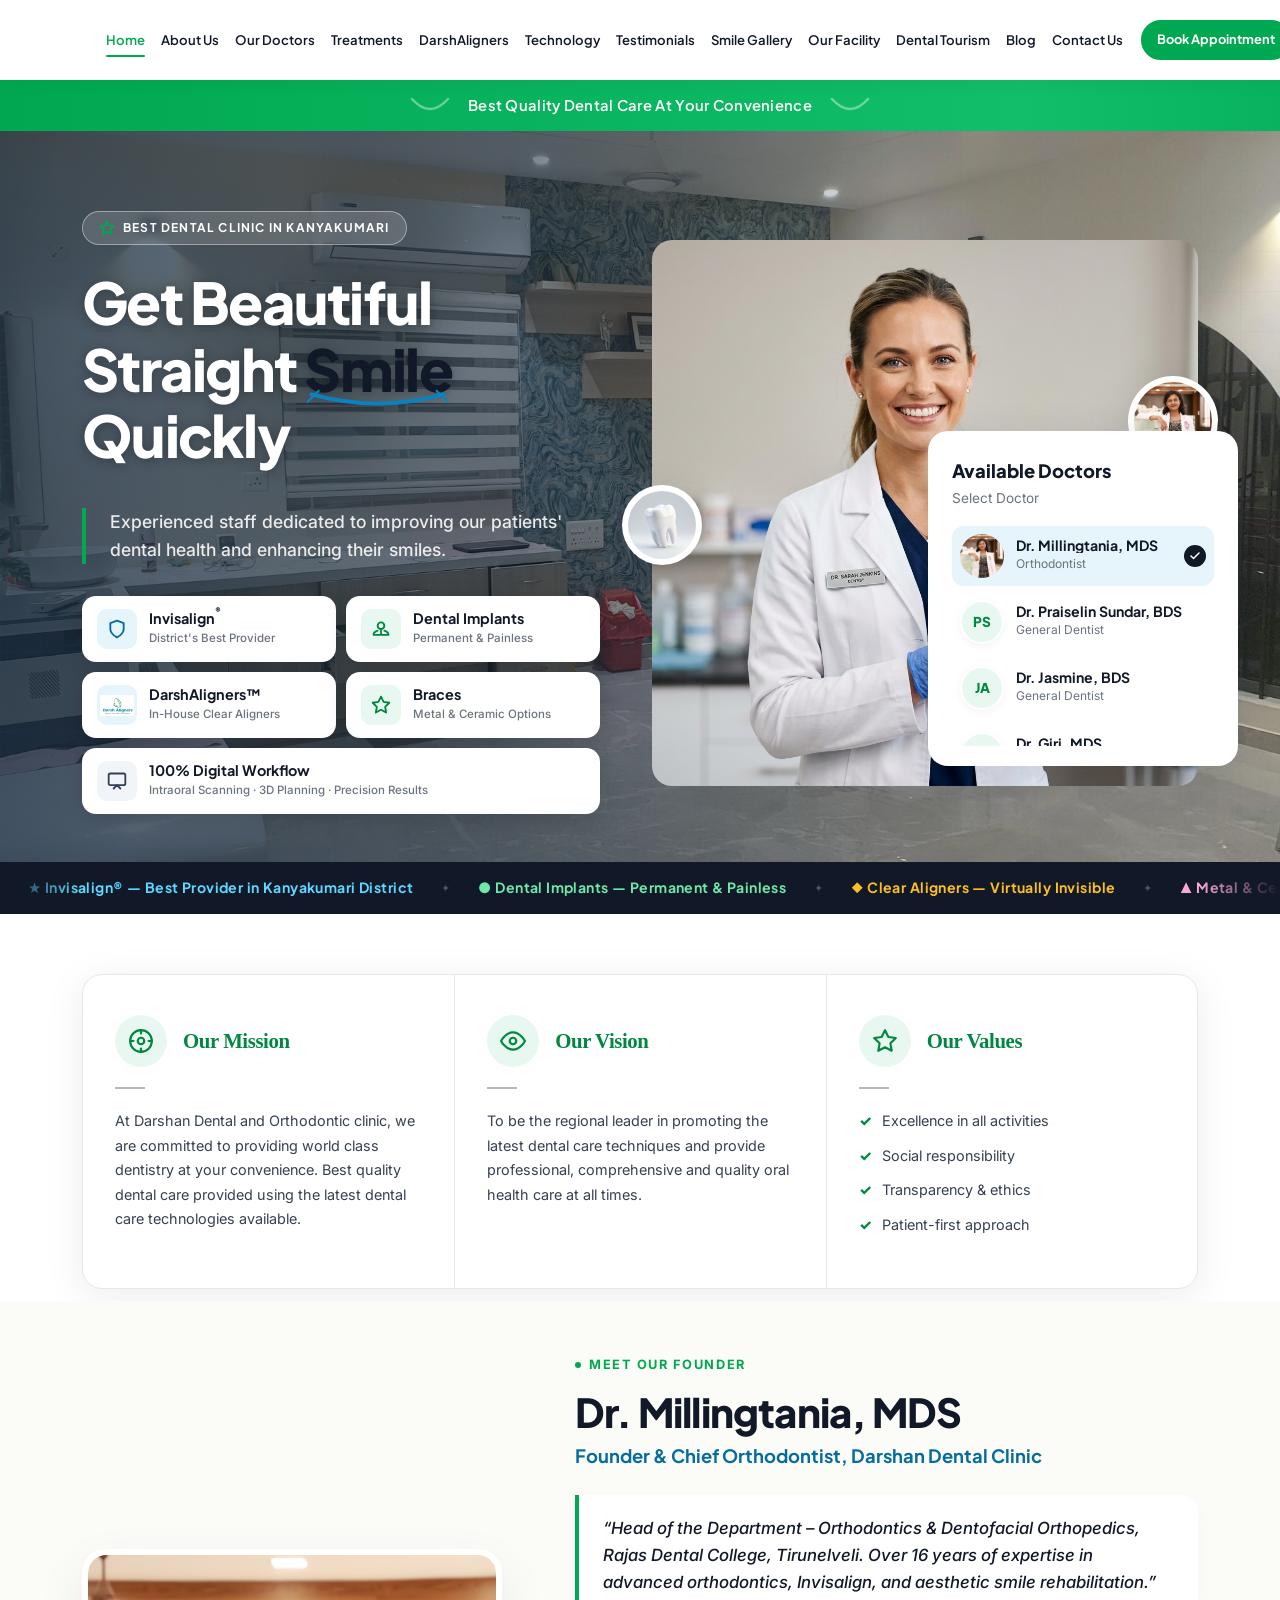
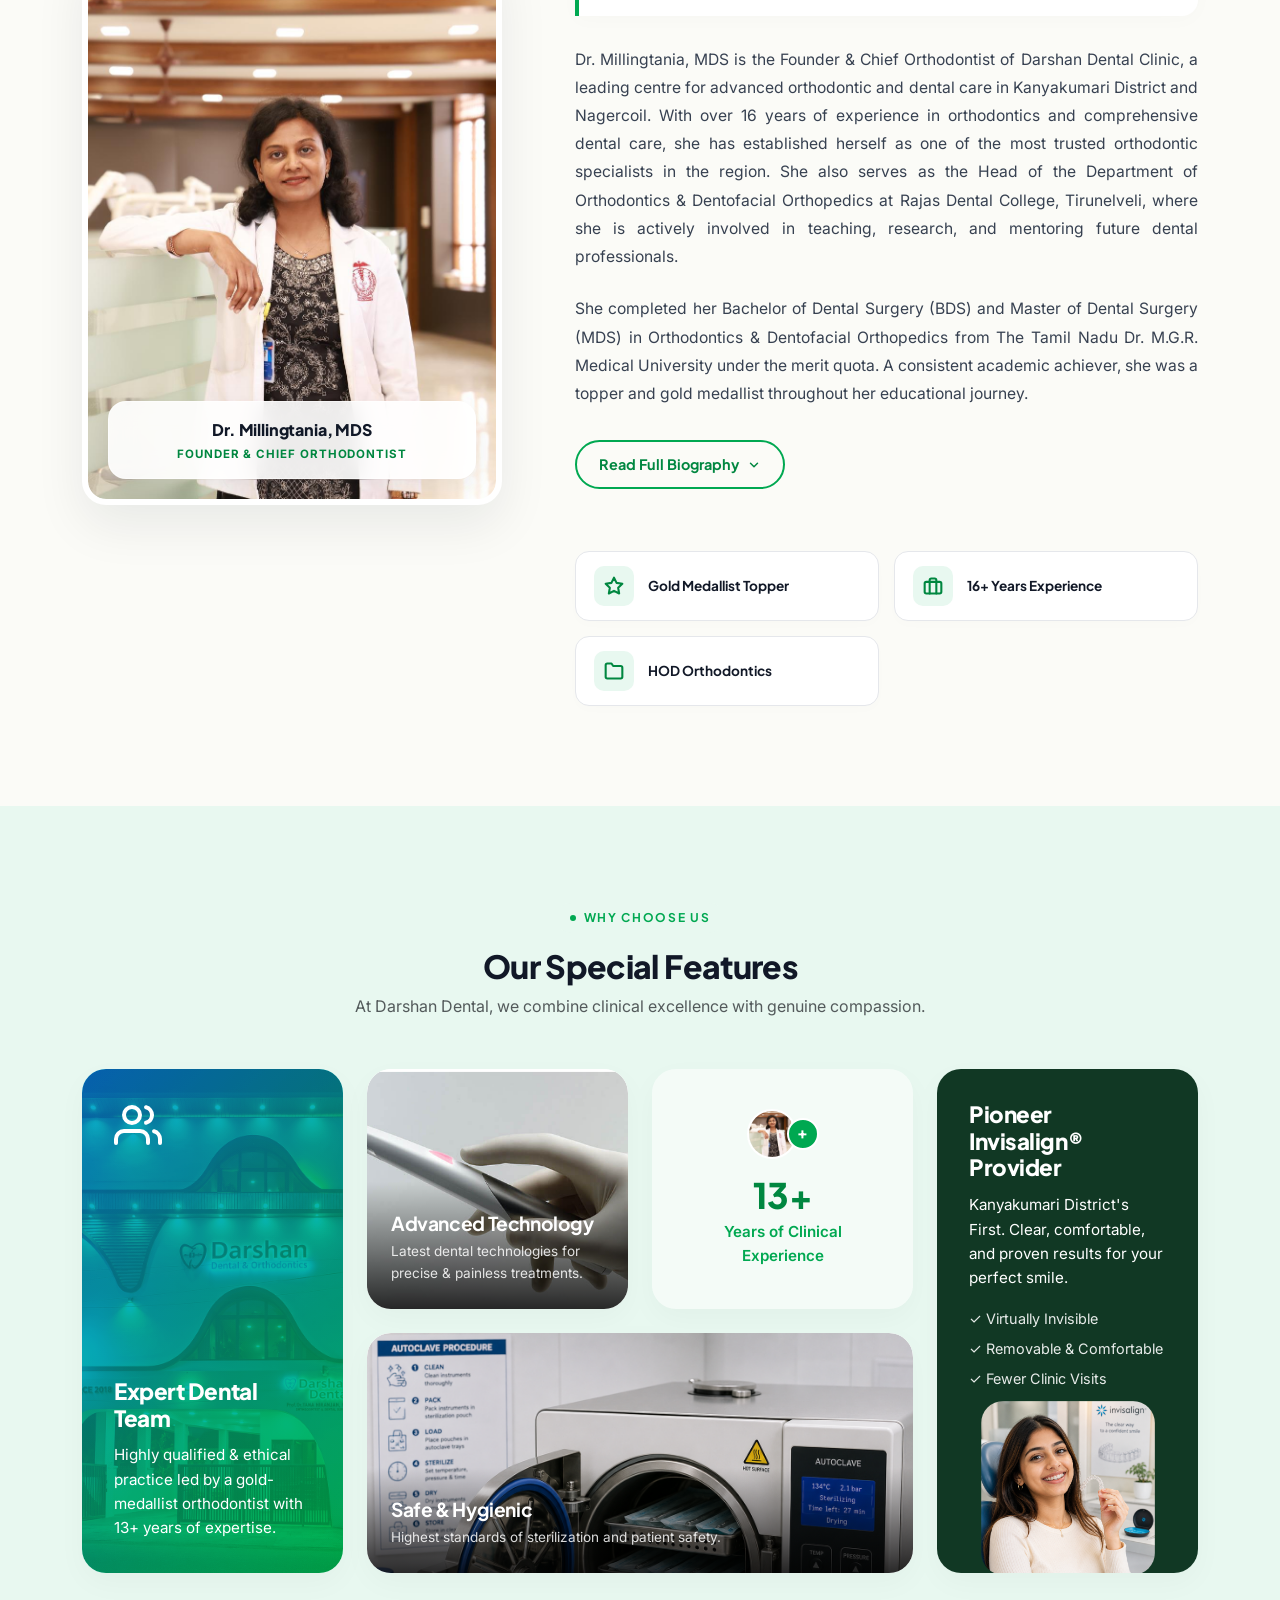
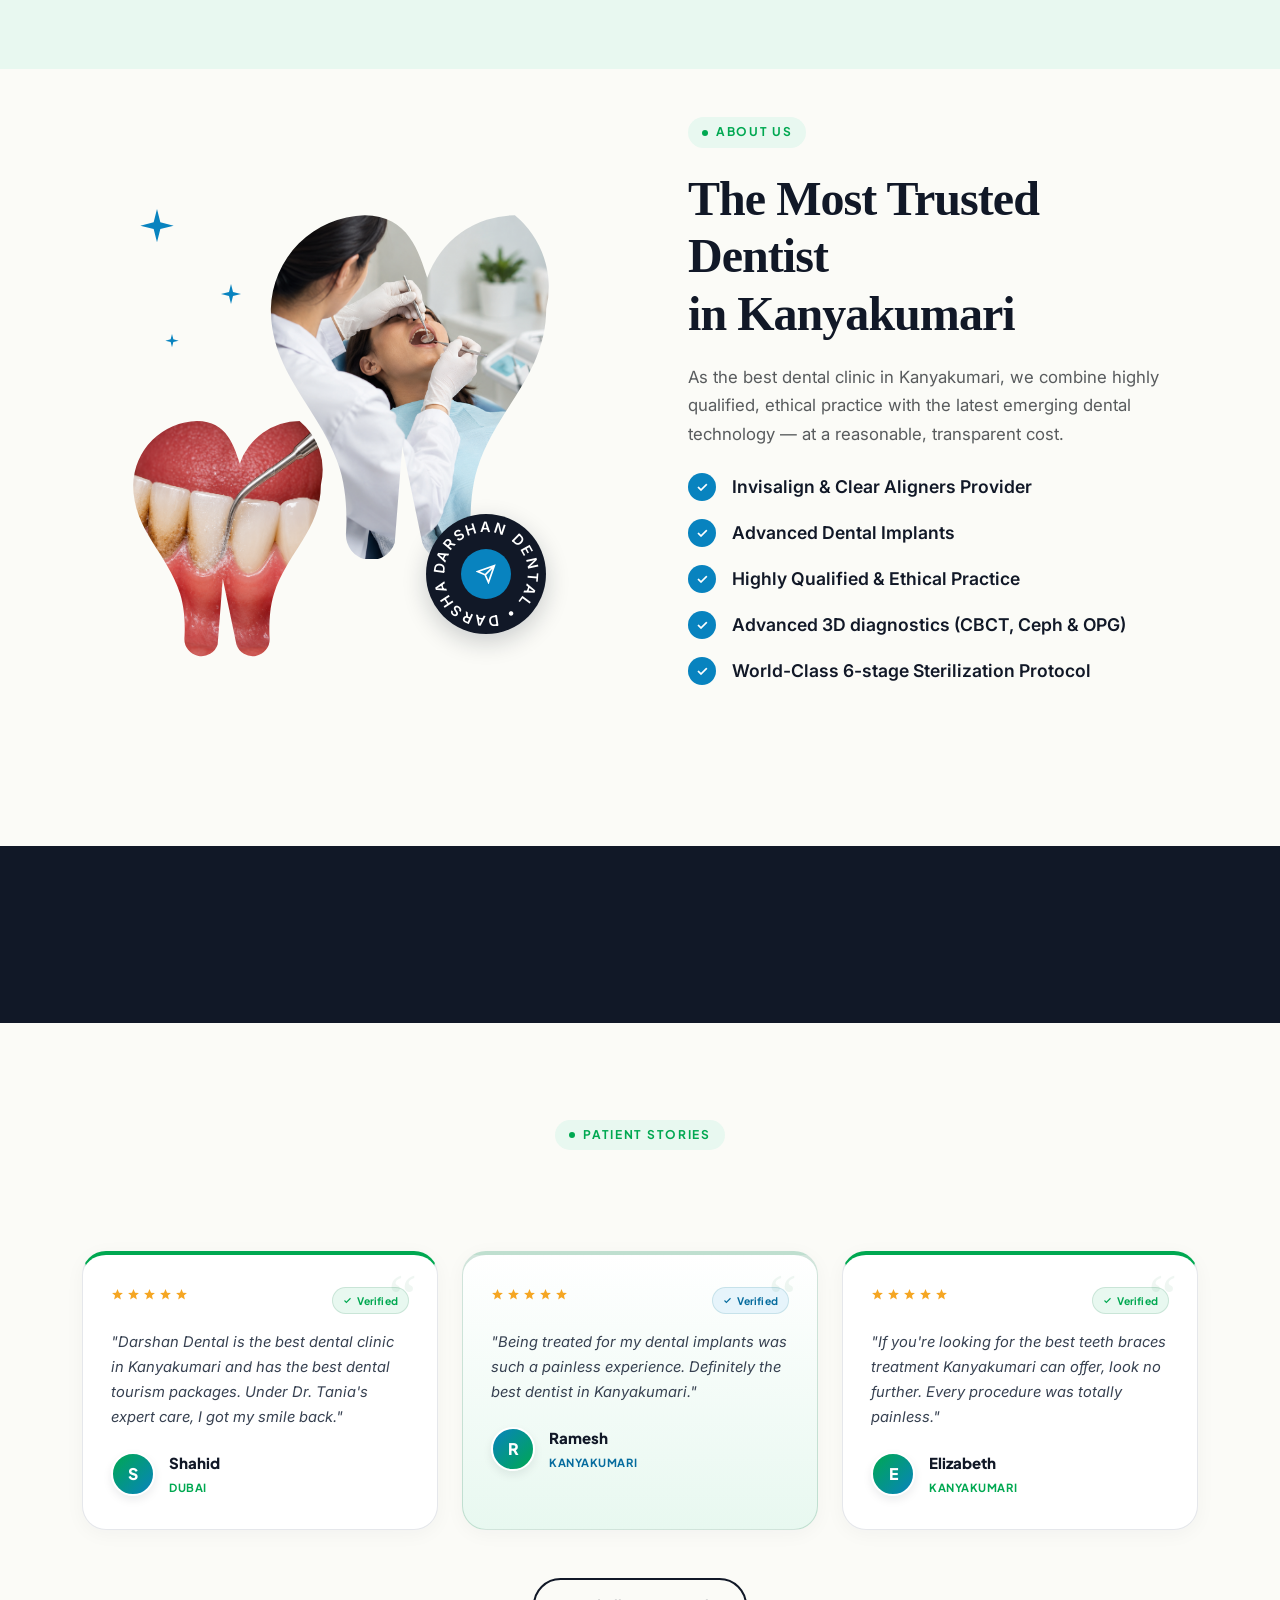
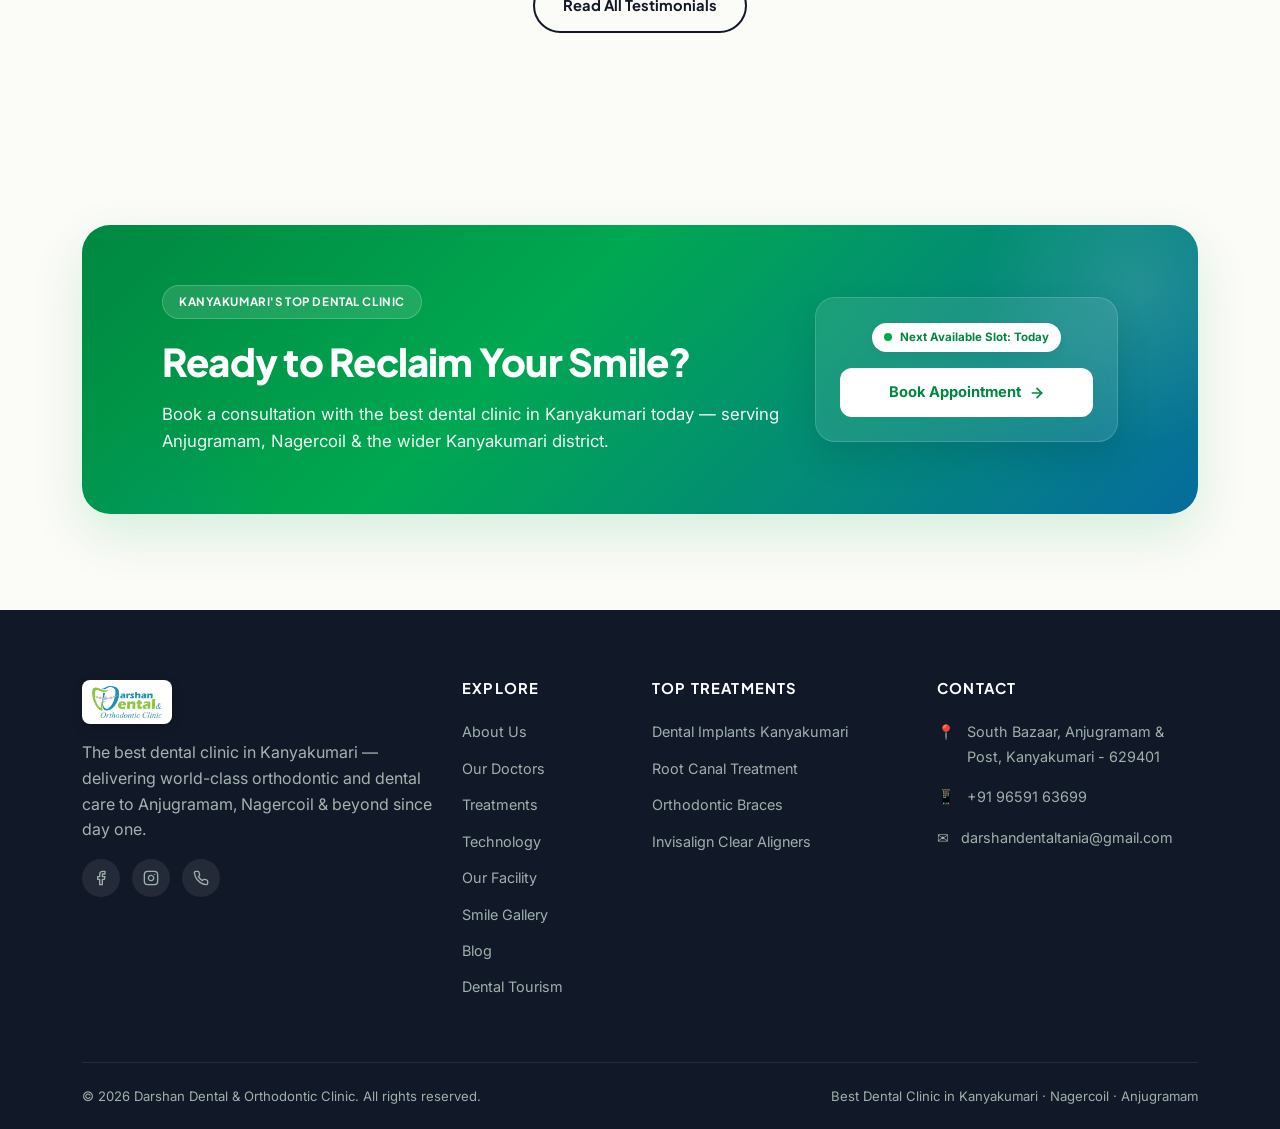
<file: index.html>
<!DOCTYPE html>
<html lang="en">
<head>
<meta charset="UTF-8">
<meta name="viewport" content="width=device-width, initial-scale=1.0">
<title>Best Dental Clinic in Kanyakumari | Darshan Dental &amp; Orthodontic Clinic, Nagercoil</title>
<meta name="description" content="Darshan Dental &amp; Orthodontic Clinic — the best dental clinic in Kanyakumari &amp; Nagercoil. Expert orthodontist, dental implants, root canal treatment, Invisalign &amp; teeth braces at Anjugramam.">
<meta name="keywords" content="best dental clinic in Kanyakumari, best dental clinic Nagercoil, dental clinic Anjugramam, best dental clinic near me, dental doctor near me, dentist near me, dental implant clinic near me, orthodontist Kanyakumari, root canal treatment Nagercoil, Invisalign provider Kanyakumari, DarshAligners, teeth braces cost Kanyakumari, laser dentistry Kanyakumari, wisdom tooth extraction near me, teeth whitening cost, cosmetic dentist Kanyakumari, pediatric child dentist, dental hospital Kanyakumari, low price dental clinic near me, best dental care near me, teeth clinic near me, dental appointment Kanyakumari, Dr Tania Niranjan dental clinic, Dr SD Milling Tania Niranjan MDS, dental tourism Kanyakumari, painless dental treatment Kanyakumari, top rated dentist Kanyakumari, dental crown and bridge Nagercoil, smile makeover clinic Tamil Nadu, dental clinic near Valliyoor, dental hospital near Radhapuram, dental clinic near Kavalkinaru, dental clinic near Suchindram, dental clinic near Agastheeswaram, affordable teeth alignment, teeth cleaning scaling Nagercoil, tooth pain emergency clinic, 24 hours emergency dentist Kanyakumari, best orthodontic center Tamil Nadu, in-house clear aligners India, teeth gap filling near me, artificial teeth set cost, dental x-ray CBCT scan Kanyakumari, fixed teeth replacement, single sitting RCT clinic, multispeciality dental clinic Kanyakumari, top 10 dental clinics in Kanyakumari, famous dentist in Nagercoil, best orthodontist in Kanyakumari district, all on 4 dental implants Kanyakumari, invisible teeth braces cost Kanyakumari, clear aligners near me, emergency toothache doctor Anjugramam, laser gum clinic Tamil Nadu, dental bridge cost Nagercoil, ceramic braces price Kanyakumari, teeth polishing cost near me, child teeth doctor Kanyakumari, dental clinic Marthandam, dental clinic Tisayanvilai, dental clinic Tirunelveli, dental consultation booking Kanyakumari, dental implant cost in Tamil Nadu, painless dental extraction near me, root canal specialist near me, cosmetic dentistry clinic South India, best dental surgeon Kanyakumari, dental enamel repair treatment, tooth sensitivity consultation Nagercoil, dental sealant treatment for children, oral cancer screening Kanyakumari, teeth grinding treatment Nagercoil, night guard for teeth grinding, TMJ disorder dental consultation, jaw pain dental assessment Kanyakumari, dental trauma treatment Nagercoil, knocked out tooth care, dental abscess diagnosis Anjugramam, gum recession treatment Kanyakumari, periodontal maintenance Nagercoil, deep cleaning for gum disease, dental fluorosis treatment Kanyakumari, tooth nerve treatment consultation, temporary tooth filling Nagercoil, broken filling replacement, dental inlay and onlay treatment, tooth reshaping services Kanyakumari, dental veneer consultation Nagercoil, front tooth restoration Anjugramam, dental contouring treatment, dental retainer fitting Kanyakumari, post braces retainer consultation, orthodontic progress monitoring Nagercoil, braces adjustment appointment, orthodontic relapse assessment Kanyakumari, crossbite correction consultation, open bite assessment Nagercoil, dental midline correction, impacted canine assessment Kanyakumari, orthodontic space management Nagercoil, dental records and treatment planning, digital dental impressions Kanyakumari, intraoral scanning dental clinic, dental photography consultation Nagercoil, preventive fissure sealants for children, fluoride application dental clinic, milk tooth extraction consultation, space maintainer for children Nagercoil, childhood tooth decay prevention, dental care during pregnancy Kanyakumari, oral care for diabetic patients, dry mouth dental consultation Nagercoil, denture adjustment services Kanyakumari, denture repair consultation Nagercoil, complete denture assessment, partial denture fitting services, implant supported denture consultation, bite rehabilitation dental services, chewing difficulty dental assessment, dental treatment for worn teeth, attrition tooth treatment Nagercoil, dental erosion prevention Kanyakumari, oral habits counselling for children, thumb sucking dental consultation, mouth breathing orthodontic assessment, dental care after tooth extraction, post treatment dental review, dental second opinion consultation, dental treatment estimate consultation, individual dental treatment plans, oral health maintenance visits, dental hygiene instructions for patients, dental care for first time visitors, dental consultation for families, preventive dentistry services Anjugramam, dental patient education Nagercoil, oral health awareness clinic Kanyakumari, dental treatment coordination Anjugramam, dental clinic appointment enquiries, dental care information South Kanyakumari, dental clinic near Mylaudy, dental clinic near Thengamputhur, dental care near Rajakkamangalam, top dentist in Kanyakumari district, best dental hospital in Nagercoil, dental clinic near South Bazaar Anjugramam, family dental center Kanyakumari, teeth hospital near me, trusted dentist in Kanyakumari, dental care clinic near Koodankulam, experienced dental specialists Nagercoil, affordable dental clinic Kanyakumari, painless tooth extraction Nagercoil, modern dental care Tamil Nadu, dental clinic near Kulasekharam, dental clinic near Colachel, dental surgeon near me, complete oral health care Kanyakumari, single visit root canal specialist Kanyakumari, immediate teeth replacement Nagercoil, cosmetic smile redesign Kanyakumari, laser assisted dental care Anjugramam, orthodontic clinic near me, advanced dental diagnosis CBCT, gum bleaching and contouring Kanyakumari, wisdom tooth surgery specialist Nagercoil, dental filling and restoration near me, teeth whitening and polishing clinic, pediatric dental clinic Kanyakumari, dental cavity treatment Nagercoil, teeth clipping and alignment Anjugramam, metal free ceramic crown clinic, zirconia dental crown Nagercoil, full mouth dental implants cost Tamil Nadu, oral health consultation booking Kanyakumari, dental emergency contact Anjugramam, Sunday dental clinic Kanyakumari, walk in dental clinic Nagercoil, Dr Tania Niranjan dental reviews, Darshan Dental Clinic Anjugramam contact number, best orthodontist in Nagercoil town, dental clinic with advanced technology Kanyakumari, NABH standard dental clinic Tamil Nadu, international patient dental treatment Kanyakumari, Darshan Dental appointment phone number, preventive dental checkup Kanyakumari, full dental rehabilitation Nagercoil, child friendly dental hospital Tamil Nadu, shaky teeth treatment Kanyakumari, advanced oral care centre South India, leading dental clinic in Tamil Nadu">
<meta name="keywords" content="best dental clinic in Kanyakumari, best dental clinic Nagercoil, dental clinic Anjugramam, best dental clinic near me, dental doctor near me, dentist near me, dental implant clinic near me, orthodontist Kanyakumari, root canal treatment Nagercoil, Invisalign provider Kanyakumari, DarshAligners, teeth braces cost Kanyakumari, laser dentistry Kanyakumari, wisdom tooth extraction near me, teeth whitening cost, cosmetic dentist Kanyakumari, pediatric child dentist, dental hospital Kanyakumari, low price dental clinic near me, best dental care near me, teeth clinic near me, dental appointment Kanyakumari, Dr Tania Niranjan dental clinic, Dr SD Milling Tania Niranjan MDS, dental tourism Kanyakumari, painless dental treatment Kanyakumari, top rated dentist Kanyakumari, dental crown and bridge Nagercoil, smile makeover clinic Tamil Nadu, dental clinic near Valliyoor, dental hospital near Radhapuram, dental clinic near Kavalkinaru, dental clinic near Suchindram, dental clinic near Agastheeswaram, affordable teeth alignment, teeth cleaning scaling Nagercoil, tooth pain emergency clinic, 24 hours emergency dentist Kanyakumari, best orthodontic center Tamil Nadu, in-house clear aligners India, teeth gap filling near me, artificial teeth set cost, dental x-ray CBCT scan Kanyakumari, fixed teeth replacement, single sitting RCT clinic, multispeciality dental clinic Kanyakumari, top 10 dental clinics in Kanyakumari, famous dentist in Nagercoil, best orthodontist in Kanyakumari district, all on 4 dental implants Kanyakumari, invisible teeth braces cost Kanyakumari, clear aligners near me, emergency toothache doctor Anjugramam, laser gum clinic Tamil Nadu, dental bridge cost Nagercoil, ceramic braces price Kanyakumari, teeth polishing cost near me, child teeth doctor Kanyakumari, dental clinic Marthandam, dental clinic Tisayanvilai, dental clinic Tirunelveli, dental consultation booking Kanyakumari, dental implant cost in Tamil Nadu, painless dental extraction near me, root canal specialist near me, cosmetic dentistry clinic South India, best dental surgeon Kanyakumari, Dental Clinic South Bazaar Anjugramam, Trusted Dentist Anjugramam, Family Dental Clinic Kanyakumari, Comprehensive Dental Care Nagercoil, General Dentistry Kanyakumari, Orthodontic Consultation Anjugramam, Modern Dental Treatments Nagercoil, Teeth Alignment Specialist Kanyakumari, Dental Checkup Near Anjugramam, Dental Care for Adults and Children, Preventive Dentistry Nagercoil, Gum Disease Treatment Kanyakumari, Tooth Filling Treatment Nagercoil, Dental Restoration Clinic Tamil Nadu, Smile Correction Specialist Anjugramam, Dental Health Consultation Kanyakumari, Professional Oral Healthcare Nagercoil, Dental Clinic Near Kanyakumari Town, Dentist Near Suchindram, Dentist Near Thovalai, Dentist Near Eraniel, Dentist Near Monday Market, Dentist Near Colachel, Dental Clinic Near Boothapandi, Dental Clinic Near Thuckalay, Orthodontic Centre South Tamil Nadu, Dental Care for Families Kanyakumari, Darshan Dental Orthodontic Centre, Experienced MDS Orthodontist Nagercoil, Personalised Dental Treatment Plans, Complete Oral Health Services">
<link rel="icon" href="Favicon.png" type="image/x-png">
<!-- Fonts -->
<link rel="preconnect" href="https://fonts.googleapis.com">
<link href="https://fonts.googleapis.com/css2?family=Plus+Jakarta+Sans:wght@500;600;700;800&family=Inter:wght@400;500;600&display=swap" rel="stylesheet">
<!-- Bootstrap -->
<link href="https://cdn.jsdelivr.net/npm/bootstrap@5.3.3/dist/css/bootstrap.min.css" rel="stylesheet">
<link rel="stylesheet" href="css/style.css">
</head>
<body>



<!-- NAVBAR -->
<nav class="navbar navbar-expand-xl navbar-darshan">
  <div class="container">
    <a class="navbar-brand" href="index.html">
      <img src="images/logo.png" alt="Darshan Dental Clinic" class="navbar-logo">
    </a>
    <button class="navbar-toggler" type="button" data-bs-toggle="collapse" data-bs-target="#navMain" aria-controls="navMain" aria-expanded="false" aria-label="Toggle navigation">
      <span class="navbar-toggler-icon"></span>
    </button>
    <div class="collapse navbar-collapse" id="navMain">
      <ul class="navbar-nav ms-auto align-items-lg-center">
        <li class="nav-item"><a class="nav-link active" href="index.html">Home</a></li>
        <li class="nav-item"><a class="nav-link" href="about.html">About Us</a></li>
        <li class="nav-item"><a class="nav-link" href="doctors.html">Our Doctors</a></li>
        <li class="nav-item"><a class="nav-link" href="treatments.html">Treatments</a></li>
        <li class="nav-item"><a class="nav-link" href="darshaligners.html">DarshAligners</a></li>
        <li class="nav-item"><a class="nav-link" href="technology.html">Technology</a></li>
        <li class="nav-item"><a class="nav-link" href="testimonials.html">Testimonials</a></li>
        <li class="nav-item"><a class="nav-link" href="gallery.html">Smile Gallery</a></li>
        <li class="nav-item"><a class="nav-link" href="facility.html">Our Facility</a></li>
        <li class="nav-item"><a class="nav-link" href="tourism.html">Dental Tourism</a></li>
        <li class="nav-item"><a class="nav-link" href="blog.html">Blog</a></li>
        <li class="nav-item"><a class="nav-link" href="contact.html">Contact Us</a></li>
        <li class="nav-item nav-cta"><a class="btn-brand" href="contact.html">Book Appointment</a></li>
      </ul>
    </div>
  </div>
</nav>

<!-- PROMO BANNER -->
<div class="promo-banner">
  <!-- Left smile arc -->
  <span class="promo-icon">
    <svg width="40" height="20" viewBox="0 0 40 20" fill="none" xmlns="http://www.w3.org/2000/svg">
      <path d="M2 2 Q20 22 38 2" stroke="rgba(255,255,255,0.6)" stroke-width="2.5" fill="none" stroke-linecap="round"/>
    </svg>
  </span>
  Best Quality Dental Care At Your Convenience
  <!-- Right smile arc -->
  <span class="promo-icon">
    <svg width="40" height="20" viewBox="0 0 40 20" fill="none" xmlns="http://www.w3.org/2000/svg">
      <path d="M2 2 Q20 22 38 2" stroke="rgba(255,255,255,0.6)" stroke-width="2.5" fill="none" stroke-linecap="round"/>
    </svg>
  </span>
</div>

<!-- ============================================================
     HERO SECTION
     ============================================================ -->
<header class="hero hero-new">
  <div class="hero-bg-img"></div>
  <div class="hero-grid-bg"></div>
  <div class="container h-100">
    <div class="row align-items-center gy-5 position-relative h-100">

      <!-- LEFT COLUMN -->
      <div class="col-lg-6 hero-left z-2">

          <!-- SEO Badge -->
          <span class="hero-seo-badge reveal from-left">
            <svg viewBox="0 0 24 24" fill="none" stroke="currentColor" stroke-width="2.5" stroke-linecap="round" stroke-linejoin="round" width="16" height="16"><path d="M12 2L15.09 8.26L22 9.27L17 14.14L18.18 21.02L12 17.77L5.82 21.02L7 14.14L2 9.27L8.91 8.26L12 2z"/></svg>
            Best Dental Clinic in Kanyakumari
          </span>

          <h1 class="hero-title reveal from-left" style="--delay: .1s">
            Get Beautiful<br>
            Straight <span class="smile-wrap">Smile<svg class="smile-svg" viewBox="0 0 200 40" fill="none" xmlns="http://www.w3.org/2000/svg"><path d="M10 10 Q 100 35 190 10" stroke="var(--teal)" stroke-width="5" stroke-linecap="round" fill="none"/><line x1="5" y1="20" x2="20" y2="5" stroke="var(--teal)" stroke-width="3" stroke-linecap="round"/><line x1="195" y1="20" x2="180" y2="5" stroke="var(--teal)" stroke-width="3" stroke-linecap="round"/></svg></span><br>
            Quickly
          </h1>

          <div class="hero-quote reveal from-left" style="--delay: .2s">
            Experienced staff dedicated to improving our patients' dental health and enhancing their smiles.
          </div>

          <!-- SIGNATURE TREATMENTS -->
          <div class="hero-services reveal from-left" style="--delay: .35s">

            <a href="treatments.html" class="hs-card">
              <div class="hs-icon hs-teal">
                <svg width="20" height="20" viewBox="0 0 24 24" fill="none" stroke="currentColor" stroke-width="2.2" stroke-linecap="round" stroke-linejoin="round"><path d="M12 22s8-4 8-10V5l-8-3-8 3v7c0 6 8 10 8 10z"/></svg>
              </div>
              <div class="hs-text">
                <span class="hs-name">Invisalign<sup>®</sup></span>
                <span class="hs-desc">District's Best Provider</span>
              </div>
              <svg class="hs-arrow" width="14" height="14" viewBox="0 0 24 24" fill="none" stroke="currentColor" stroke-width="2.5" stroke-linecap="round" stroke-linejoin="round"><path d="M5 12h14M12 5l7 7-7 7"/></svg>
            </a>

            <a href="treatments.html" class="hs-card">
              <div class="hs-icon hs-green">
                <svg width="20" height="20" viewBox="0 0 24 24" fill="none" stroke="currentColor" stroke-width="2.2" stroke-linecap="round" stroke-linejoin="round"><circle cx="12" cy="8" r="4"/><path d="M8 14c-3 1-5 3-5 5h18c0-2-2-4-5-5"/><path d="M12 14v4"/></svg>
              </div>
              <div class="hs-text">
                <span class="hs-name">Dental Implants</span>
                <span class="hs-desc">Permanent &amp; Painless</span>
              </div>
              <svg class="hs-arrow" width="14" height="14" viewBox="0 0 24 24" fill="none" stroke="currentColor" stroke-width="2.5" stroke-linecap="round" stroke-linejoin="round"><path d="M5 12h14M12 5l7 7-7 7"/></svg>
            </a>

            <a href="darshaligners.html" class="hs-card">
              <div class="hs-icon hs-teal" style="padding: 3px;">
                <img src="images/Dharsh%20Aligners.png" alt="DarshAligners" style="max-height: 24px; max-width: 100%; object-fit: contain;">
              </div>
              <div class="hs-text">
                <span class="hs-name">DarshAligners™</span>
                <span class="hs-desc">In-House Clear Aligners</span>
              </div>
              <svg class="hs-arrow" width="14" height="14" viewBox="0 0 24 24" fill="none" stroke="currentColor" stroke-width="2.5" stroke-linecap="round" stroke-linejoin="round"><path d="M5 12h14M12 5l7 7-7 7"/></svg>
            </a>

            <a href="treatments.html" class="hs-card">
              <div class="hs-icon hs-green">
                <svg width="20" height="20" viewBox="0 0 24 24" fill="none" stroke="currentColor" stroke-width="2.2" stroke-linecap="round" stroke-linejoin="round"><path d="M12 2l3.09 6.26L22 9.27l-5 4.87 1.18 6.88L12 17.77l-6.18 3.25L7 14.14 2 9.27l6.91-1.01L12 2z"/></svg>
              </div>
              <div class="hs-text">
                <span class="hs-name">Braces</span>
                <span class="hs-desc">Metal &amp; Ceramic Options</span>
              </div>
              <svg class="hs-arrow" width="14" height="14" viewBox="0 0 24 24" fill="none" stroke="currentColor" stroke-width="2.5" stroke-linecap="round" stroke-linejoin="round"><path d="M5 12h14M12 5l7 7-7 7"/></svg>
            </a>

            <a href="technology.html" class="hs-card hs-card-wide">
              <div class="hs-icon hs-dark">
                <svg width="20" height="20" viewBox="0 0 24 24" fill="none" stroke="currentColor" stroke-width="2.2" stroke-linecap="round" stroke-linejoin="round"><rect x="2" y="3" width="20" height="14" rx="2"/><polyline points="8 21 12 17 16 21"/></svg>
              </div>
              <div class="hs-text">
                <span class="hs-name">100% Digital Workflow</span>
                <span class="hs-desc">Intraoral Scanning · 3D Planning · Precision Results</span>
              </div>
              <svg class="hs-arrow" width="14" height="14" viewBox="0 0 24 24" fill="none" stroke="currentColor" stroke-width="2.5" stroke-linecap="round" stroke-linejoin="round"><path d="M5 12h14M12 5l7 7-7 7"/></svg>
            </a>

          </div>

      </div><!-- /left column -->

      <!-- RIGHT COLUMN — Image + floating stats -->
      <div class="col-lg-6 hero-right z-3">
        <div class="hero-image-wrap reveal scale-in" style="--delay: .1s">
          <!-- Main Dentist Image -->
          <img src="images/hero-dentist-main.png" alt="Dentist holding dental model - Best Dental Clinic in Kanyakumari" class="main-dentist">
          
          <!-- Floating elements -->
          <div class="float-item float-tooth bounce-anim">
            <img src="images/floating-tooth.png" alt="3D Tooth">
          </div>
          <div class="float-item float-avatar-1 float-anim">
            <img src="images/Dr Tania.jpeg" alt="Dr Tania">
          </div>
          
          <!-- Available Doctors Card -->
          <div class="doctors-card reveal from-bottom" style="--delay: .4s">
            <div class="doc-card-title">Available Doctors</div>
            <div class="doc-card-sub">Select Doctor</div>
            
            <div class="doc-list">
              <div class="doc-item selected" data-doc-name="Dr. Millingtania, MDS" data-doc-role="Orthodontist">
                <img src="images/Dr Tania.jpeg" alt="Dr. Millingtania, MDS" class="doc-img">
                <div class="doc-info">
                  <div class="doc-name">Dr. Millingtania, MDS</div>
                  <div class="doc-role">Orthodontist</div>
                </div>
                <div class="doc-check">
                  <svg viewBox="0 0 24 24" fill="none" stroke="currentColor" stroke-width="3" stroke-linecap="round" stroke-linejoin="round"><polyline points="20 6 9 17 4 12"/></svg>
                </div>
              </div>

              <div class="doc-item" data-doc-name="Dr. Praiselin Sundar, BDS" data-doc-role="General Dentist">
                <div class="doc-avatar-placeholder">PS</div>
                <div class="doc-info">
                  <div class="doc-name">Dr. Praiselin Sundar, BDS</div>
                  <div class="doc-role">General Dentist</div>
                </div>
                <div class="doc-check">
                  <svg viewBox="0 0 24 24" fill="none" stroke="currentColor" stroke-width="3" stroke-linecap="round" stroke-linejoin="round"><polyline points="20 6 9 17 4 12"/></svg>
                </div>
              </div>

              <div class="doc-item" data-doc-name="Dr. Jasmine, BDS" data-doc-role="General Dentist">
                <div class="doc-avatar-placeholder">JA</div>
                <div class="doc-info">
                  <div class="doc-name">Dr. Jasmine, BDS</div>
                  <div class="doc-role">General Dentist</div>
                </div>
                <div class="doc-check">
                  <svg viewBox="0 0 24 24" fill="none" stroke="currentColor" stroke-width="3" stroke-linecap="round" stroke-linejoin="round"><polyline points="20 6 9 17 4 12"/></svg>
                </div>
              </div>

              <div class="doc-item" data-doc-name="Dr. Giri, MDS" data-doc-role="Prosthodontist &amp; Implantologist">
                <div class="doc-avatar-placeholder">GI</div>
                <div class="doc-info">
                  <div class="doc-name">Dr. Giri, MDS</div>
                  <div class="doc-role">Prosthodontist &amp; Implantologist</div>
                </div>
                <div class="doc-check">
                  <svg viewBox="0 0 24 24" fill="none" stroke="currentColor" stroke-width="3" stroke-linecap="round" stroke-linejoin="round"><polyline points="20 6 9 17 4 12"/></svg>
                </div>
              </div>

              <div class="doc-item" data-doc-name="Dr. Benin Paulaian, MDS" data-doc-role="Endodontist">
                <div class="doc-avatar-placeholder">BP</div>
                <div class="doc-info">
                  <div class="doc-name">Dr. Benin Paulaian, MDS</div>
                  <div class="doc-role">Endodontist</div>
                </div>
                <div class="doc-check">
                  <svg viewBox="0 0 24 24" fill="none" stroke="currentColor" stroke-width="3" stroke-linecap="round" stroke-linejoin="round"><polyline points="20 6 9 17 4 12"/></svg>
                </div>
              </div>

              <div class="doc-item" data-doc-name="Dr. George Geno, MDS" data-doc-role="Oral &amp; Maxillofacial Surgeon">
                <div class="doc-avatar-placeholder">GG</div>
                <div class="doc-info">
                  <div class="doc-name">Dr. George Geno, MDS</div>
                  <div class="doc-role">Oral &amp; Maxillofacial Surgeon</div>
                </div>
                <div class="doc-check">
                  <svg viewBox="0 0 24 24" fill="none" stroke="currentColor" stroke-width="3" stroke-linecap="round" stroke-linejoin="round"><polyline points="20 6 9 17 4 12"/></svg>
                </div>
              </div>

              <div class="doc-item" data-doc-name="Dr. Renganath Arjun, MDS" data-doc-role="Periodontist &amp; Implant Specialist">
                <div class="doc-avatar-placeholder">RA</div>
                <div class="doc-info">
                  <div class="doc-name">Dr. Renganath Arjun, MDS</div>
                  <div class="doc-role">Periodontist &amp; Implant Specialist</div>
                </div>
                <div class="doc-check">
                  <svg viewBox="0 0 24 24" fill="none" stroke="currentColor" stroke-width="3" stroke-linecap="round" stroke-linejoin="round"><polyline points="20 6 9 17 4 12"/></svg>
                </div>
              </div>
            </div>
            
          </div><!-- /doctors-card -->
        </div><!-- /hero-image-wrap -->
      </div><!-- /right column -->

    </div><!-- /row -->
  </div><!-- /container -->

  <!-- HERO TREATMENT MARQUEE STRIP -->
  <div class="hero-marquee-strip">
    <div class="marquee-track">
      <span class="mq-item mq-inv">★ Invisalign® — Best Provider in Kanyakumari District</span>
      <span class="mq-sep">✦</span>
      <span class="mq-item mq-imp">● Dental Implants — Permanent &amp; Painless</span>
      <span class="mq-sep">✦</span>
      <span class="mq-item mq-aln">◆ Clear Aligners — Virtually Invisible</span>
      <span class="mq-sep">✦</span>
      <span class="mq-item mq-brc">▲ Metal &amp; Ceramic Braces — Fast Results</span>
      <span class="mq-sep">✦</span>
      <span class="mq-item mq-dig">⬡ 100% Digital Workflow — Intraoral Scanning &amp; 3D Planning</span>
      <span class="mq-sep">✦</span>
      <span class="mq-item mq-inv">★ Invisalign® — Best Provider in Kanyakumari District</span>
      <span class="mq-sep">✦</span>
      <span class="mq-item mq-imp">● Dental Implants — Permanent &amp; Painless</span>
      <span class="mq-sep">✦</span>
      <span class="mq-item mq-aln">◆ Clear Aligners — Virtually Invisible</span>
      <span class="mq-sep">✦</span>
      <span class="mq-item mq-brc">▲ Metal &amp; Ceramic Braces — Fast Results</span>
      <span class="mq-sep">✦</span>
      <span class="mq-item mq-dig">⬡ 100% Digital Workflow — Intraoral Scanning &amp; 3D Planning</span>
      <span class="mq-sep">✦</span>
    </div>
  </div>

</header>

<!-- ============================================================
     MISSION / VISION / VALUES
     ============================================================ -->
<section class="mvv-section">
  <div class="container">
    <div class="mvv-unified-card reveal">
      <div class="row g-0">

        <!-- Our Mission -->
        <div class="col-md-4 mvv-col">
          <div class="mvv-content">
            <div class="mvv-header-wrap">
              <div class="mvv-icon-wrap">
                <svg viewBox="0 0 24 24" fill="none" stroke-width="2" stroke-linecap="round" stroke-linejoin="round" xmlns="http://www.w3.org/2000/svg">
                  <circle cx="12" cy="12" r="10"/>
                  <circle cx="12" cy="12" r="3"/>
                  <line x1="22" y1="12" x2="19" y2="12"/>
                  <line x1="5" y1="12" x2="2" y2="12"/>
                  <line x1="12" y1="2" x2="12" y2="5"/>
                  <line x1="12" y1="19" x2="12" y2="22"/>
                </svg>
              </div>
              <h5 class="serif-heading">Our Mission</h5>
            </div>
            <div class="mvv-divider-line"></div>
            <p>At Darshan Dental and Orthodontic clinic, we are committed to providing world class dentistry at your convenience. Best quality dental care provided using the latest dental care technologies available.</p>
          </div>
        </div>

        <!-- Our Vision -->
        <div class="col-md-4 mvv-col has-border">
          <div class="mvv-content">
            <div class="mvv-header-wrap">
              <div class="mvv-icon-wrap">
                <svg viewBox="0 0 24 24" fill="none" stroke-width="2" stroke-linecap="round" stroke-linejoin="round" xmlns="http://www.w3.org/2000/svg">
                  <path d="M1 12s4-8 11-8 11 8 11 8-4 8-11 8-11-8-11-8z"/>
                  <circle cx="12" cy="12" r="3"/>
                </svg>
              </div>
              <h5 class="serif-heading">Our Vision</h5>
            </div>
            <div class="mvv-divider-line"></div>
            <p>To be the regional leader in promoting the latest dental care techniques and provide professional, comprehensive and quality oral health care at all times.</p>
          </div>
        </div>

        <!-- Our Values -->
        <div class="col-md-4 mvv-col has-border">
          <div class="mvv-content">
            <div class="mvv-header-wrap">
              <div class="mvv-icon-wrap">
                <svg viewBox="0 0 24 24" fill="none" stroke-width="2" stroke-linecap="round" stroke-linejoin="round" xmlns="http://www.w3.org/2000/svg">
                  <polygon points="12 2 15.09 8.26 22 9.27 17 14.14 18.18 21.02 12 17.77 5.82 21.02 7 14.14 2 9.27 8.91 8.26 12 2"/>
                </svg>
              </div>
              <h5 class="serif-heading">Our Values</h5>
            </div>
            <div class="mvv-divider-line"></div>
            <ul class="mvv-values-list check-list">
              <li>Excellence in all activities</li>
              <li>Social responsibility</li>
              <li>Transparency &amp; ethics</li>
              <li>Patient-first approach</li>
            </ul>
          </div>
        </div>

      </div><!-- /row -->
    </div><!-- /mvv-unified-card -->
  </div>
</section>

<!-- ============================================================
     FOUNDER SECTION
     ============================================================ -->
<section class="section founder-section pt-0">
  <div class="container">
    <div class="row align-items-center gy-5">

      <!-- Photo -->
      <div class="col-lg-5">
        <div class="founder-portrait-frame reveal scale-in">
          <img src="images/Dr Tania.jpeg" alt="Dr. Millingtania, MDS Orthodontist — Best Dentist in Kanyakumari">
          <div class="founder-floating-badge">
            <span class="badge-title">Dr. Millingtania, MDS</span>
            <span class="badge-sub">Founder &amp; Chief Orthodontist</span>
          </div>
        </div>
      </div>

      <!-- Bio -->
      <div class="col-lg-7 founder-bio-col">
        <div class="founder-eyebrow">Meet Our Founder</div>
        
        <h2 class="founder-name">Dr. Millingtania, MDS</h2>
        <div class="founder-cred">Founder &amp; Chief Orthodontist, Darshan Dental Clinic</div>
        
        <div class="founder-quote-box reveal from-right">
          <p>“Head of the Department – Orthodontics &amp; Dentofacial Orthopedics, Rajas Dental College, Tirunelveli. Over 16 years of expertise in advanced orthodontics, Invisalign, and aesthetic smile rehabilitation.”</p>
        </div>

        <p class="founder-bio-text reveal from-right">Dr. Millingtania, MDS is the Founder &amp; Chief Orthodontist of Darshan Dental Clinic, a leading centre for advanced orthodontic and dental care in Kanyakumari District and Nagercoil. With over 16 years of experience in orthodontics and comprehensive dental care, she has established herself as one of the most trusted orthodontic specialists in the region. She also serves as the Head of the Department of Orthodontics &amp; Dentofacial Orthopedics at Rajas Dental College, Tirunelveli, where she is actively involved in teaching, research, and mentoring future dental professionals.</p>

        <p class="founder-bio-text reveal from-right">She completed her Bachelor of Dental Surgery (BDS) and Master of Dental Surgery (MDS) in Orthodontics &amp; Dentofacial Orthopedics from The Tamil Nadu Dr. M.G.R. Medical University under the merit quota. A consistent academic achiever, she was a topper and gold medallist throughout her educational journey.</p>

        <!-- Collapsible Extended Bio -->
        <div class="collapse founder-bio-expanded" id="founderBioExpanded">
          <p class="founder-bio-text">Dr. Millingtania is widely recognized as a leading Invisalign and clear aligner specialist in Kanyakumari District and Nagercoil. As an Invisalign-certified provider, she has successfully managed a wide range of orthodontic cases using advanced digital treatment planning and customized clear aligner therapy. Her expertise in aesthetic orthodontics allows patients to achieve beautifully aligned smiles through comfortable, discreet, and predictable treatment options.</p>

          <p class="founder-bio-text">Driven by a vision to make advanced aligner treatment more accessible, she founded Darsh Aligners, the in-house clear aligner division of Darshan Dental Clinic. Combining digital smile analysis, advanced treatment planning, and customized aligner technology, Darsh Aligners provides precise, comfortable, and affordable orthodontic solutions. Today, Darshan Dental Clinic has become a preferred destination for Invisalign treatment and clear aligners in Kanyakumari District and Nagercoil, serving patients from across Tamil Nadu, India, and overseas.</p>

          <p class="founder-bio-text">In addition to orthodontics, Dr. Millingtania has expertise in implant dentistry and multidisciplinary smile rehabilitation, integrating orthodontics, implants, smile design, and restorative dentistry to achieve optimal functional and aesthetic outcomes.</p>

          <p class="founder-bio-text">An accomplished academician, researcher, and speaker, Dr. Millingtania has authored several scientific publications and has delivered lectures and scientific presentations at numerous national and international dental conferences. She has also mentored and trained several undergraduate and postgraduate dental students, contributing significantly to the advancement of orthodontic education and clinical practice.</p>

          <p class="founder-bio-text">Under her leadership, Darshan Dental Clinic has established itself as one of the most trusted centres for Invisalign, clear aligners, braces, smile design, and advanced orthodontic treatment in Kanyakumari District and Nagercoil. Her commitment to clinical excellence, innovation, research, and patient-centred care continues to make her a preferred choice for patients seeking modern orthodontic solutions and confident, healthy smiles.</p>
        </div>

        <button type="button" class="btn-bio-toggle mt-2" id="toggleBioBtn">
          <span class="btn-text">Read Full Biography</span>
          <svg class="toggle-icon" width="14" height="14" viewBox="0 0 24 24" fill="none" stroke="currentColor" stroke-width="2.5" stroke-linecap="round" stroke-linejoin="round"><polyline points="6 9 12 15 18 9"/></svg>
        </button>

        <!-- Achievements Grid -->
        <div class="founder-achievements-grid reveal from-bottom">
          <div class="achievement-item">
            <div class="achievement-icon">
              <svg viewBox="0 0 24 24" fill="none" stroke="currentColor" stroke-width="2.5" stroke-linecap="round" stroke-linejoin="round"><path d="M12 2l3.09 6.26L22 9.27l-5 4.87 1.18 6.88L12 17.77l-6.18 3.25L7 14.14 2 9.27l6.91-1.01L12 2z"/></svg>
            </div>
            <span class="achievement-text">Gold Medallist Topper</span>
          </div>
          
          <div class="achievement-item">
            <div class="achievement-icon">
              <svg viewBox="0 0 24 24" fill="none" stroke="currentColor" stroke-width="2.5" stroke-linecap="round" stroke-linejoin="round"><rect x="2" y="7" width="20" height="14" rx="2" ry="2"/><path d="M16 21V5a2 2 0 0 0-2-2h-4a2 2 0 0 0-2 2v16"/></svg>
            </div>
            <span class="achievement-text">16+ Years Experience</span>
          </div>
          
          <div class="achievement-item">
            <div class="achievement-icon">
              <svg viewBox="0 0 24 24" fill="none" stroke="currentColor" stroke-width="2.5" stroke-linecap="round" stroke-linejoin="round"><path d="M22 19a2 2 0 0 1-2 2H4a2 2 0 0 1-2-2V5a2 2 0 0 1 2-2h5l2 3h9a2 2 0 0 1 2 2z"/></svg>
            </div>
            <span class="achievement-text">HOD Orthodontics</span>
          </div>
        </div>

      </div>

    </div>
  </div>
</section>

<!-- ============================================================
     OUR SPECIAL FEATURES (BENTO GRID)
     ============================================================ -->
<section class="section special-features-section bg-tint">
  <div class="container">
    <div class="text-center mb-5">
      <div class="eyebrow mx-auto">Why Choose Us</div>
      <h2>Our Special Features</h2>
      <p class="text-muted mt-2">At Darshan Dental, we combine clinical excellence with genuine compassion.</p>
    </div>

    <div class="bento-grid">
      
      <!-- Card 1: Expert Team -->
      <div class="bento-card bento-tall bg-gradient-teal reveal from-left" style="padding: 0;">
        <img src="images/Dental-Excellence.png" alt="Expert Team" style="position: absolute; top: 0; left: 0; width: 100%; height: 100%; object-fit: cover; opacity: 0.3; mix-blend-mode: overlay; z-index: 0;">
        <div style="position: relative; z-index: 1; padding: 32px; height: 100%; display: flex; flex-direction: column;">
          <div class="bento-icon">
            <svg viewBox="0 0 24 24" fill="none" stroke="currentColor" stroke-width="2" stroke-linecap="round" stroke-linejoin="round" width="48" height="48"><path d="M17 21v-2a4 4 0 0 0-4-4H5a4 4 0 0 0-4 4v2"></path><circle cx="9" cy="7" r="4"></circle><path d="M23 21v-2a4 4 0 0 0-3-3.87"></path><path d="M16 3.13a4 4 0 0 1 0 7.75"></path></svg>
          </div>
          <div class="bento-content" style="margin-top: auto;">
            <h3>Expert Dental Team</h3>
            <p>Highly qualified &amp; ethical practice led by a gold-medallist orthodontist with 13+ years of expertise.</p>
          </div>
        </div>
      </div>

      <!-- Card 2: Advanced Tech (Photo) -->
      <div class="bento-card bento-photo reveal from-bottom" style="--delay: .1s">
        <img src="images/Intra%20oral%20camera.png" alt="Advanced Technology" class="bento-img">
        <div class="bento-content-overlay">
          <h4>Advanced Technology</h4>
          <p>Latest dental technologies for precise &amp; painless treatments.</p>
        </div>
      </div>

      <!-- Card 3: Experience Stat -->
      <div class="bento-card bento-stat reveal scale-in" style="--delay: .2s">
        <div class="stat-avatars">
          <img src="images/Dr Tania.jpeg" alt="Dr Tania" style="object-fit: cover;">
          <div class="stat-plus">+</div>
        </div>
        <h3>13+</h3>
        <p>Years of Clinical Experience</p>
      </div>

      <!-- Card 4: Safe & Hygienic -->
      <div class="bento-card bento-photo reveal from-bottom" style="--delay: .3s">
        <img src="images/Autoclave.png" alt="Safe & Hygienic" class="bento-img" style="object-position: center top;">
        <div class="bento-content-overlay">
          <h4>Safe &amp; Hygienic</h4>
          <p>Highest standards of sterilization and patient safety.</p>
        </div>
      </div>

      <!-- Card 5: Invisalign (Tall Right) -->
      <div class="bento-card bento-tall bg-dark-green reveal from-right" style="--delay: .4s">
        <div class="bento-content">
          <h3>Pioneer Invisalign® Provider</h3>
          <p>Kanyakumari District's First. Clear, comfortable, and proven results for your perfect smile.</p>
          <ul class="invisalign-list mt-3">
            <li>✓ Virtually Invisible</li>
            <li>✓ Removable &amp; Comfortable</li>
            <li>✓ Fewer Clinic Visits</li>
          </ul>
        </div>
        <div class="bento-bottom-image">
          <img src="images/Invisalign.png" alt="Invisalign Aligners" style="border-radius: 20px;">
        </div>
      </div>

    </div><!-- /bento-grid -->
  </div>
</section>

<!-- WHY CHOOSE US (ABOUT US STYLE) -->
<section class="section pt-0" style="overflow: hidden;">
  <div class="container">
    <div class="row align-items-center gy-5">
      
      <!-- Left: Tooth Image Collage -->
      <div class="col-lg-6 position-relative">
        <div class="tooth-collage-wrap reveal from-left">
          
          <!-- Sparkles -->
          <svg class="sparkle sparkle-1" viewBox="0 0 24 24" fill="var(--teal)" width="32" height="32"><path d="M12 0l2 8 8 2-8 2-2 8-2-8-8-2 8-2z"/></svg>
          <svg class="sparkle sparkle-2" viewBox="0 0 24 24" fill="var(--teal)" width="20" height="20"><path d="M12 0l2 8 8 2-8 2-2 8-2-8-8-2 8-2z"/></svg>
          <svg class="sparkle sparkle-3" viewBox="0 0 24 24" fill="var(--teal)" width="16" height="16"><path d="M12 0l2 8 8 2-8 2-2 8-2-8-8-2 8-2z"/></svg>
          
          <!-- Main Tooth -->
          <div class="tooth-mask tooth-main">
            <img src="images/Doctor-Treatment.png" alt="Dentist treating patient">
          </div>
          
          <!-- Small Overlapping Tooth -->
          <div class="tooth-mask tooth-small">
            <img src="images/Cleaning the Teeth.png" alt="Dental Care">
          </div>
          
          <!-- Rotating Contact Badge -->
          <div class="contact-badge">
            <svg viewBox="0 0 100 100" class="rotating-text">
              <path id="badge-curve" fill="transparent" d="M 50, 50 m -35, 0 a 35,35 0 1,1 70,0 a 35,35 0 1,1 -70,0" />
              <text><textPath href="#badge-curve" startOffset="0%">DARSHAN DENTAL • DARSHAN DENTAL • </textPath></text>
            </svg>
            <div class="contact-badge-inner">
              <svg viewBox="0 0 24 24" fill="none" stroke="#fff" stroke-width="2" width="20" height="20"><path d="M22 2L11 13M22 2l-7 20-4-9-9-4 20-7z"/></svg>
            </div>
          </div>
          
        </div>
      </div>
      
      <!-- Right: Content -->
      <div class="col-lg-6 p-lg-5">
        <div class="eyebrow" style="margin-left: 0;">ABOUT US</div>
        <h2 class="serif-heading mt-2" style="font-size: clamp(2rem, 4vw, 3rem); line-height: 1.2; color: var(--dark); margin-bottom: 20px;">The Most Trusted Dentist<br>in Kanyakumari</h2>
        <p class="text-muted mb-4" style="font-size: 1.05rem; line-height: 1.7;">As the best dental clinic in Kanyakumari, we combine highly qualified, ethical practice with the latest emerging dental technology — at a reasonable, transparent cost.</p>
        
        <ul class="custom-check-list">
          <li>
            <div class="check-icon">✓</div>
            <span>Invisalign &amp; Clear Aligners Provider</span>
          </li>
          <li>
            <div class="check-icon">✓</div>
            <span>Advanced Dental Implants</span>
          </li>
          <li>
            <div class="check-icon">✓</div>
            <span>Highly Qualified &amp; Ethical Practice</span>
          </li>
          <li>
            <div class="check-icon">✓</div>
            <span>Advanced 3D diagnostics (CBCT, Ceph &amp; OPG)</span>
          </li>
          <li>
            <div class="check-icon">✓</div>
            <span>World-Class 6-stage Sterilization Protocol</span>
          </li>
        </ul>
      </div>
      
    </div>
  </div>
</section>

<!-- STATS BAND -->
<div class="stats-band">
  <div class="container">
    <div class="row text-center gy-4">
      <div class="col-6 col-md-3"><div class="stat"><b class="counter" data-target="15">0</b><span>Years of Experience</span></div></div>
      <div class="col-6 col-md-3"><div class="stat"><b class="counter" data-target="9000">0</b><span>Happy Patients</span></div></div>
      <div class="col-6 col-md-3"><div class="stat"><b class="counter" data-target="12">0</b><span>Treatments Offered</span></div></div>
      <div class="col-6 col-md-3"><div class="stat"><b class="counter" data-target="20">0</b><span>Countries Reached</span></div></div>
    </div>
  </div>
</div>

<!-- TESTIMONIALS PREVIEW -->
<section class="section">
  <div class="container">
    <div class="text-center mb-5">
      <div class="eyebrow mx-auto">Patient Stories</div>
      <h2>What Our Patients Say About Kanyakumari's Best Dental Clinic</h2>
    </div>
    <div class="row g-4">
      <!-- Testimonial 1 -->
      <div class="col-md-4">
        <div class="testi-card">
          <div class="quote-mark">“</div>
          <div class="d-flex align-items-center mb-3">
            <div class="stars">
              <svg viewBox="0 0 24 24" width="13" height="13" fill="#F5A623"><path d="M12 17.27L18.18 21l-1.64-7.03L22 9.24l-7.19-.61L12 2 9.19 8.63 2 9.24l5.46 4.73L5.82 21z"/></svg>
              <svg viewBox="0 0 24 24" width="13" height="13" fill="#F5A623"><path d="M12 17.27L18.18 21l-1.64-7.03L22 9.24l-7.19-.61L12 2 9.19 8.63 2 9.24l5.46 4.73L5.82 21z"/></svg>
              <svg viewBox="0 0 24 24" width="13" height="13" fill="#F5A623"><path d="M12 17.27L18.18 21l-1.64-7.03L22 9.24l-7.19-.61L12 2 9.19 8.63 2 9.24l5.46 4.73L5.82 21z"/></svg>
              <svg viewBox="0 0 24 24" width="13" height="13" fill="#F5A623"><path d="M12 17.27L18.18 21l-1.64-7.03L22 9.24l-7.19-.61L12 2 9.19 8.63 2 9.24l5.46 4.73L5.82 21z"/></svg>
              <svg viewBox="0 0 24 24" width="13" height="13" fill="#F5A623"><path d="M12 17.27L18.18 21l-1.64-7.03L22 9.24l-7.19-.61L12 2 9.19 8.63 2 9.24l5.46 4.73L5.82 21z"/></svg>
            </div>
            <span class="verified-badge">
              <svg viewBox="0 0 24 24" fill="none" stroke="currentColor" stroke-width="3" width="9" height="9"><polyline points="20 6 9 17 4 12"/></svg>
              Verified
            </span>
          </div>
          <p>"Darshan Dental is the best dental clinic in Kanyakumari and has the best dental tourism packages. Under Dr. Tania's expert care, I got my smile back."</p>
          <div class="who"><div class="avatar">S</div><div><b>Shahid</b><span>Dubai</span></div></div>
        </div>
      </div>

      <!-- Testimonial 2 (Featured Card) -->
      <div class="col-md-4">
        <div class="testi-card featured">
          <div class="quote-mark">“</div>
          <div class="d-flex align-items-center mb-3">
            <div class="stars">
              <svg viewBox="0 0 24 24" width="13" height="13" fill="#F5A623"><path d="M12 17.27L18.18 21l-1.64-7.03L22 9.24l-7.19-.61L12 2 9.19 8.63 2 9.24l5.46 4.73L5.82 21z"/></svg>
              <svg viewBox="0 0 24 24" width="13" height="13" fill="#F5A623"><path d="M12 17.27L18.18 21l-1.64-7.03L22 9.24l-7.19-.61L12 2 9.19 8.63 2 9.24l5.46 4.73L5.82 21z"/></svg>
              <svg viewBox="0 0 24 24" width="13" height="13" fill="#F5A623"><path d="M12 17.27L18.18 21l-1.64-7.03L22 9.24l-7.19-.61L12 2 9.19 8.63 2 9.24l5.46 4.73L5.82 21z"/></svg>
              <svg viewBox="0 0 24 24" width="13" height="13" fill="#F5A623"><path d="M12 17.27L18.18 21l-1.64-7.03L22 9.24l-7.19-.61L12 2 9.19 8.63 2 9.24l5.46 4.73L5.82 21z"/></svg>
              <svg viewBox="0 0 24 24" width="13" height="13" fill="#F5A623"><path d="M12 17.27L18.18 21l-1.64-7.03L22 9.24l-7.19-.61L12 2 9.19 8.63 2 9.24l5.46 4.73L5.82 21z"/></svg>
            </div>
            <span class="verified-badge">
              <svg viewBox="0 0 24 24" fill="none" stroke="currentColor" stroke-width="3" width="9" height="9"><polyline points="20 6 9 17 4 12"/></svg>
              Verified
            </span>
          </div>
          <p>"Being treated for my dental implants was such a painless experience. Definitely the best dentist in Kanyakumari."</p>
          <div class="who"><div class="avatar">R</div><div><b>Ramesh</b><span>Kanyakumari</span></div></div>
        </div>
      </div>

      <!-- Testimonial 3 -->
      <div class="col-md-4">
        <div class="testi-card">
          <div class="quote-mark">“</div>
          <div class="d-flex align-items-center mb-3">
            <div class="stars">
              <svg viewBox="0 0 24 24" width="13" height="13" fill="#F5A623"><path d="M12 17.27L18.18 21l-1.64-7.03L22 9.24l-7.19-.61L12 2 9.19 8.63 2 9.24l5.46 4.73L5.82 21z"/></svg>
              <svg viewBox="0 0 24 24" width="13" height="13" fill="#F5A623"><path d="M12 17.27L18.18 21l-1.64-7.03L22 9.24l-7.19-.61L12 2 9.19 8.63 2 9.24l5.46 4.73L5.82 21z"/></svg>
              <svg viewBox="0 0 24 24" width="13" height="13" fill="#F5A623"><path d="M12 17.27L18.18 21l-1.64-7.03L22 9.24l-7.19-.61L12 2 9.19 8.63 2 9.24l5.46 4.73L5.82 21z"/></svg>
              <svg viewBox="0 0 24 24" width="13" height="13" fill="#F5A623"><path d="M12 17.27L18.18 21l-1.64-7.03L22 9.24l-7.19-.61L12 2 9.19 8.63 2 9.24l5.46 4.73L5.82 21z"/></svg>
              <svg viewBox="0 0 24 24" width="13" height="13" fill="#F5A623"><path d="M12 17.27L18.18 21l-1.64-7.03L22 9.24l-7.19-.61L12 2 9.19 8.63 2 9.24l5.46 4.73L5.82 21z"/></svg>
            </div>
            <span class="verified-badge">
              <svg viewBox="0 0 24 24" fill="none" stroke="currentColor" stroke-width="3" width="9" height="9"><polyline points="20 6 9 17 4 12"/></svg>
              Verified
            </span>
          </div>
          <p>"If you're looking for the best teeth braces treatment Kanyakumari can offer, look no further. Every procedure was totally painless."</p>
          <div class="who"><div class="avatar">E</div><div><b>Elizabeth</b><span>Kanyakumari</span></div></div>
        </div>
      </div>
    </div>
    <div class="text-center mt-5"><a href="testimonials.html" class="btn-outline-brand">Read All Testimonials</a></div>
  </div>
</section>



<!-- CTA -->
<section class="section">
  <div class="container">
    <div class="cta-band">
      <div class="row align-items-center text-start">
        <div class="col-lg-8">
          <span class="cta-badge">Kanyakumari's Top Dental Clinic</span>
          <h2>Ready to Reclaim Your Smile?</h2>
          <p class="mb-lg-0">Book a consultation with the best dental clinic in Kanyakumari today — serving Anjugramam, Nagercoil &amp; the wider Kanyakumari district.</p>
        </div>
        <div class="col-lg-4 text-lg-end mt-4 mt-lg-0">
          <a href="contact.html" class="cta-action-card">
            <span class="cta-slot-badge"><span class="pulse-dot"></span> Next Available Slot: Today</span>
            <span class="cta-action-btn">Book Appointment <svg width="16" height="16" viewBox="0 0 24 24" fill="none" stroke="currentColor" stroke-width="2.5" stroke-linecap="round" stroke-linejoin="round"><line x1="5" y1="12" x2="19" y2="12"></line><polyline points="12 5 19 12 12 19"></polyline></svg></span>
          </a>
        </div>
      </div>
    </div>
  </div>
</section>

<!-- FOOTER -->
<footer class="site-footer">
  <div class="container">
    <div class="row gy-4">
      <div class="col-lg-4">
        <a class="navbar-brand d-inline-flex mb-3" href="index.html">
          <img src="images/logo.png" alt="Darshan Dental Clinic" class="footer-logo">
        </a>
        <p>The best dental clinic in Kanyakumari — delivering world-class orthodontic and dental care to Anjugramam, Nagercoil &amp; beyond since day one.</p>
        <a href="https://www.facebook.com/darshan.dental.50" class="social-round" aria-label="Facebook" target="_blank" rel="noopener"><svg width="16" height="16" viewBox="0 0 24 24" fill="none" stroke="currentColor" stroke-width="2" stroke-linecap="round" stroke-linejoin="round"><path d="M18 2h-3a5 5 0 0 0-5 5v3H7v4h3v8h4v-8h3l1-4h-4V7a1 1 0 0 1 1-1h3z"></path></svg></a>
        <a href="https://www.instagram.com/darshan.dental.50?igsh=bmlhaGJtMXkyZTBy" class="social-round" aria-label="Instagram" target="_blank" rel="noopener"><svg width="16" height="16" viewBox="0 0 24 24" fill="none" stroke="currentColor" stroke-width="2" stroke-linecap="round" stroke-linejoin="round"><rect x="2" y="2" width="20" height="20" rx="5" ry="5"></rect><path d="M16 11.37A4 4 0 1 1 12.63 8 4 4 0 0 1 16 11.37z"></path><line x1="17.5" y1="6.5" x2="17.51" y2="6.5"></line></svg></a>
        <a href="tel:+919659163699" class="social-round" aria-label="Call Us"><svg width="16" height="16" viewBox="0 0 24 24" fill="none" stroke="currentColor" stroke-width="2" stroke-linecap="round" stroke-linejoin="round"><path d="M22 16.92v3a2 2 0 0 1-2.18 2 19.79 19.79 0 0 1-8.63-3.07 19.5 19.5 0 0 1-6-6 19.79 19.79 0 0 1-3.07-8.67A2 2 0 0 1 4.11 2h3a2 2 0 0 1 2 1.72 12.84 12.84 0 0 0 .7 2.81 2 2 0 0 1-.45 2.11L8.09 9.91a16 16 0 0 0 6 6l1.27-1.27a2 2 0 0 1 2.11-.45 12.84 12.84 0 0 0 2.81.7A2 2 0 0 1 22 16.92z"></path></svg></a>
      </div>
      <div class="col-lg-2 col-6">
        <h6>Explore</h6>
        <ul>
          <li><a href="about.html">About Us</a></li>
          <li><a href="doctors.html">Our Doctors</a></li>
          <li><a href="treatments.html">Treatments</a></li>
          <li><a href="technology.html">Technology</a></li>
          <li><a href="facility.html">Our Facility</a></li>
          <li><a href="gallery.html">Smile Gallery</a></li>
          <li><a href="blog.html">Blog</a></li>
          <li><a href="tourism.html">Dental Tourism</a></li>
        </ul>
      </div>
      <div class="col-lg-3 col-6">
        <h6>Top Treatments</h6>
        <ul>
          <li><a href="treatments.html">Dental Implants Kanyakumari</a></li>
          <li><a href="treatments.html">Root Canal Treatment</a></li>
          <li><a href="treatments.html">Orthodontic Braces</a></li>
          <li><a href="treatments.html">Invisalign Clear Aligners</a></li>
        </ul>
      </div>
      <div class="col-lg-3">
        <h6>Contact</h6>
        <div class="foot-contact">📍 <span>South Bazaar, Anjugramam &amp; Post, Kanyakumari - 629401</span></div>
        <div class="foot-contact">📱 <a href="tel:+919659163699">+91 96591 63699</a></div>
        <div class="foot-contact">✉ <a href="mailto:darshandentaltania@gmail.com">darshandentaltania@gmail.com</a></div>
      </div>
    </div>
    <div class="footer-bottom">
      <span>© 2026 Darshan Dental &amp; Orthodontic Clinic. All rights reserved.</span>
      <span>Best Dental Clinic in Kanyakumari · Nagercoil · Anjugramam</span>
    </div>
  </div>
</footer>

<button id="backToTop" class="back-to-top" aria-label="Back to top">↑</button>

<script src="https://cdn.jsdelivr.net/npm/bootstrap@5.3.3/dist/js/bootstrap.bundle.min.js"></script>
<script src="js/script.js"></script>
</body>
</html>
</file>
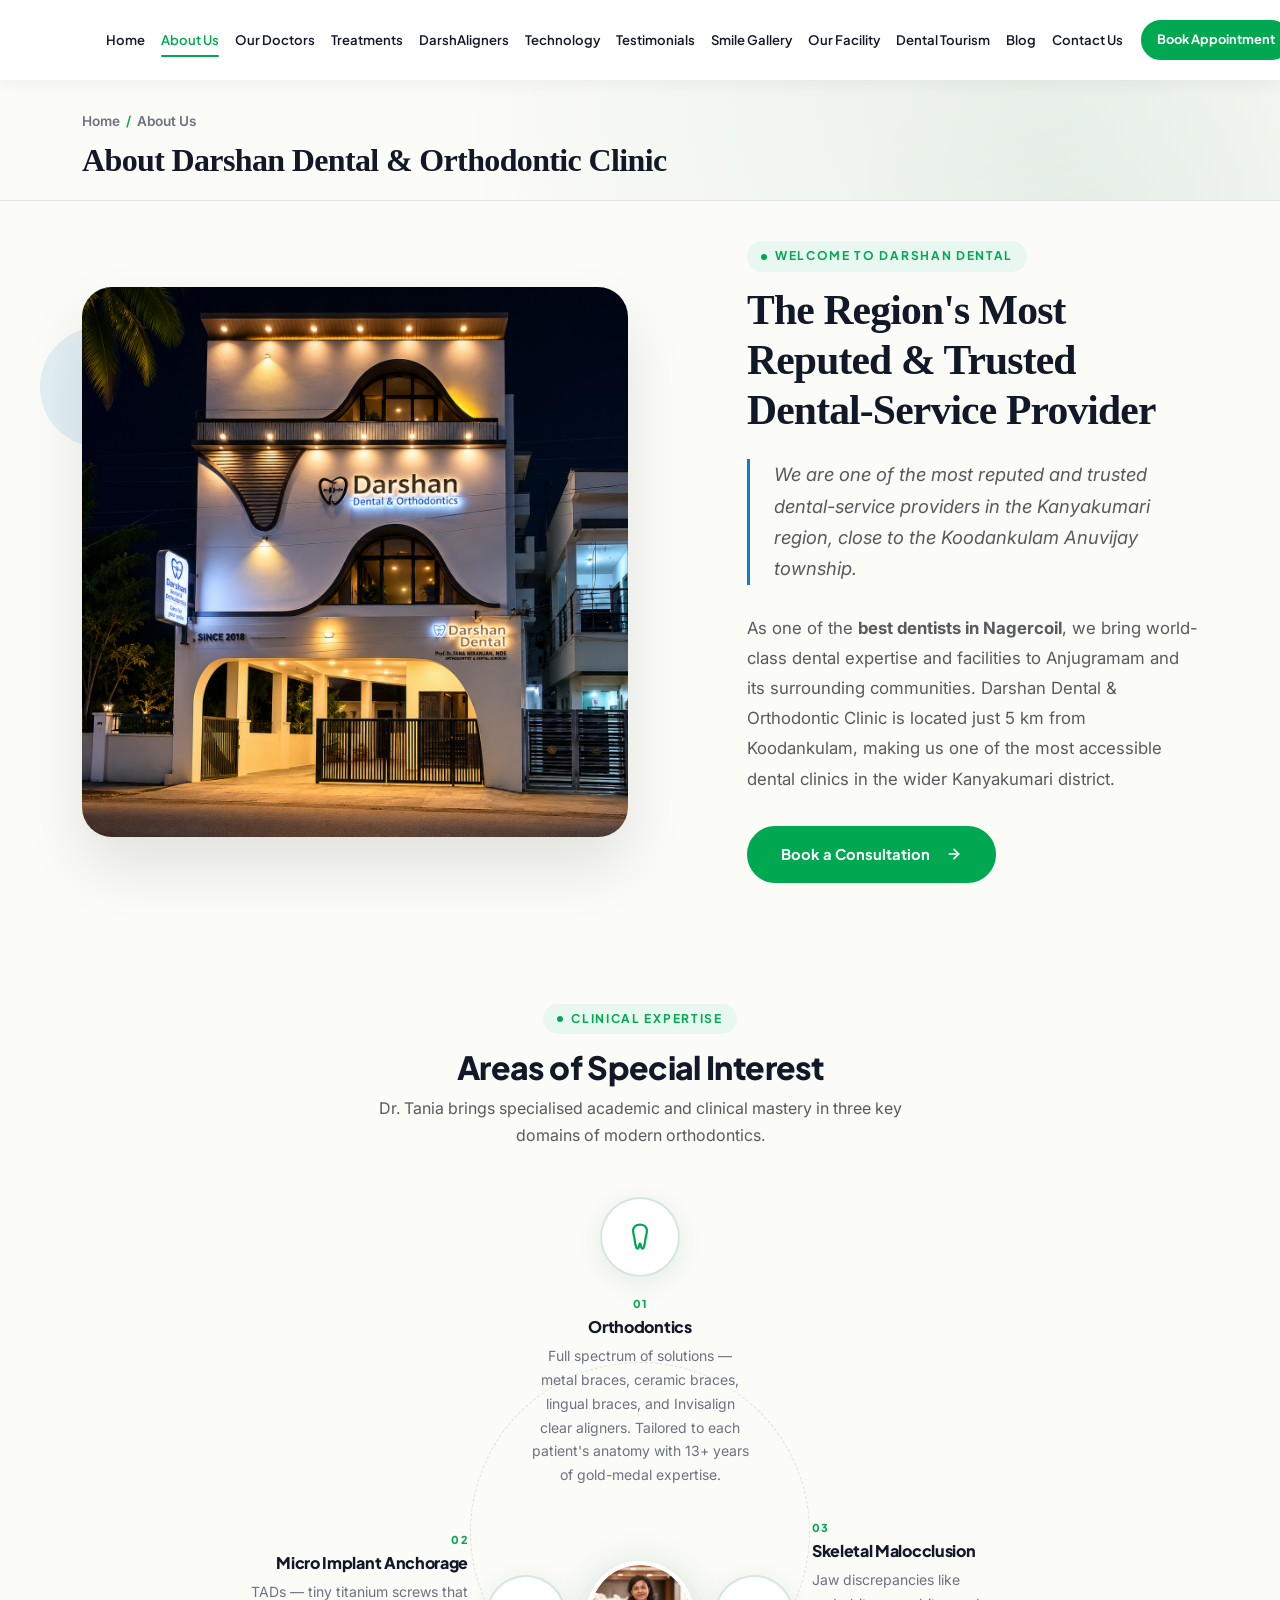
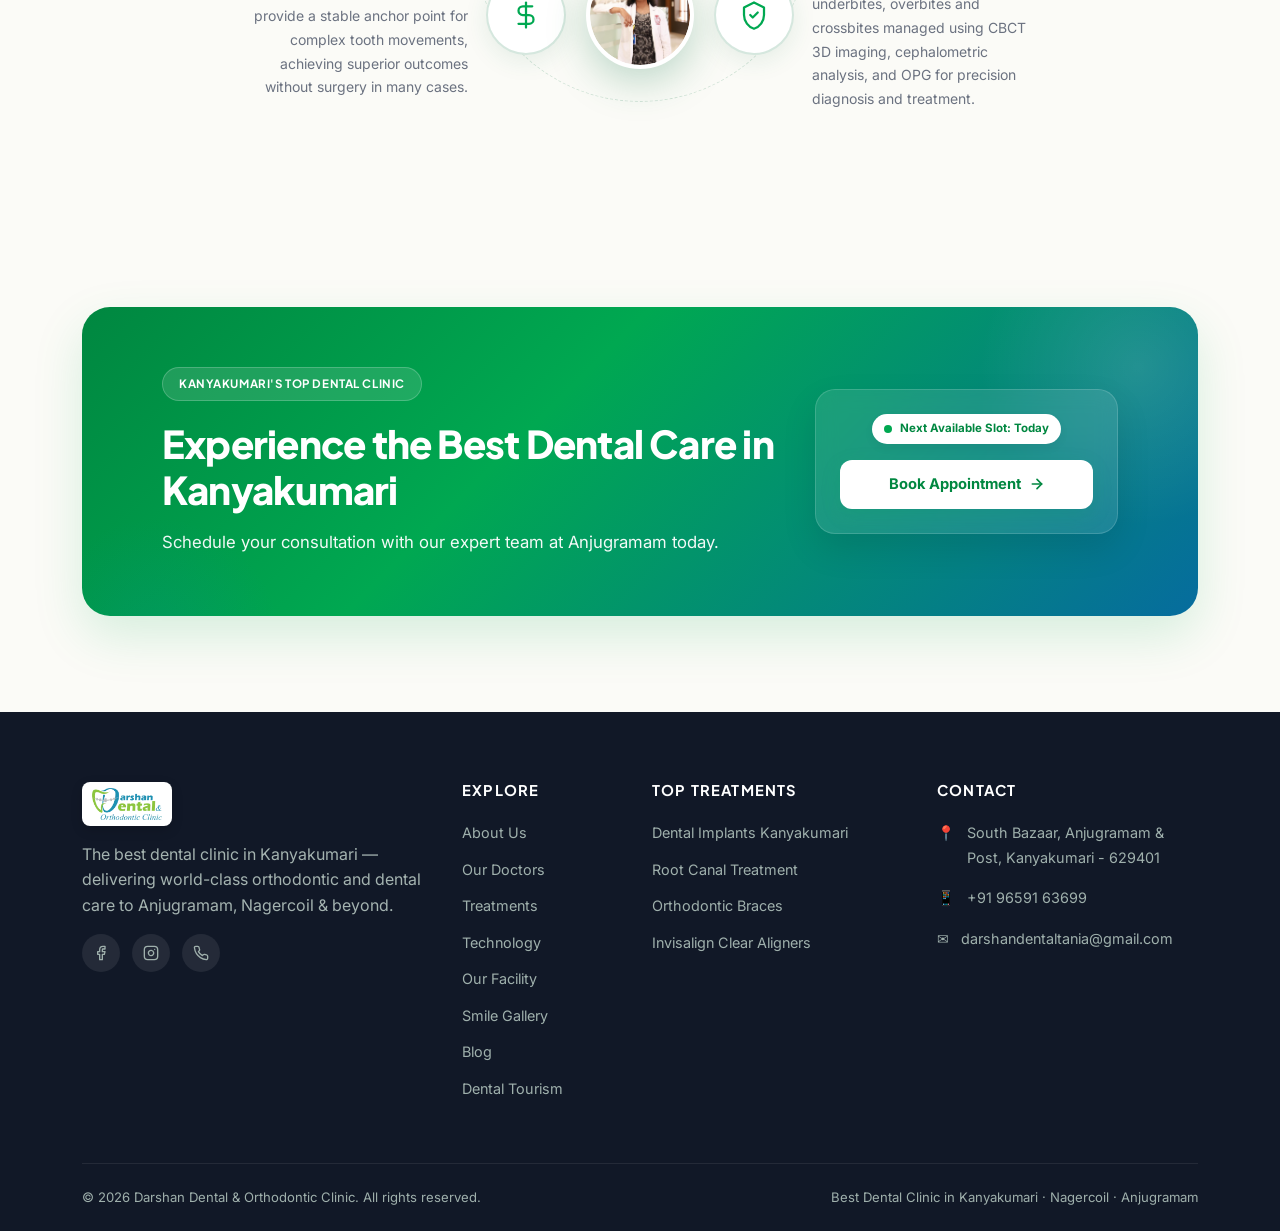
<file: about.html>
<!DOCTYPE html>
<html lang="en">
<head>
<meta charset="UTF-8">
<meta name="viewport" content="width=device-width, initial-scale=1.0">
<title>About Us | Best Dental Clinic in Kanyakumari — Darshan Dental</title>
<meta name="description" content="Learn about Darshan Dental & Orthodontic Clinic — the best dental clinic in Kanyakumari, led by Dr. SD. Milling Tania Niranjan, MDS Orthodontist, serving Nagercoil & Anjugramam.">
<meta name="keywords" content="Best Dental Clinic in Kanyakumari, Orthodontist Kanyakumari, Dr Tania Niranjan MDS, Dr Milling Tania Niranjan, Experienced Dentist Nagercoil, Top Dental Specialists Kanyakumari, Dental Clinic Anjugramam, Certified Invisalign Provider Tamil Nadu, Award Winning Dental Clinic, Family Dentist Kanyakumari, Advanced Orthodontic Centre, Dental Care History Anjugramam, trusted dental clinic Kanyakumari, experienced orthodontist Tamil Nadu, multi-speciality dental hospital Nagercoil, dental clinic legacy Anjugramam, chief dental surgeon Kanyakumari, dental hygiene standards Tamil Nadu, modern orthodontic practice Kanyakumari, advanced dental care team, renowned dental expert Kanyakumari, compassionate dental clinic, state of the art dental practice Tamil Nadu, leading orthodontist South India, Darshan Dental Clinic background, about Dr SD Milling Tania Niranjan, best dental specialist team Kanyakumari, leading dental clinic South Tamil Nadu, certified orthodontist Nagercoil, NABH standards dental hospital Kanyakumari, patient centered dental care, expert dental practitioners Tamil Nadu, family dentistry Anjugramam, trusted dental care Kanyakumari district, decades of dental excellence Nagercoil, highest rated dental center Tamil Nadu, comprehensive oral healthcare Kanyakumari, best teeth doctors team Nagercoil, orthodontic specialist profile Anjugramam, dental professional background Kanyakumari, clinical orthodontic expertise Nagercoil, orthodontic academic qualifications Tamil Nadu, dentist professional profile Anjugramam, personalized orthodontic planning Kanyakumari, individualized dental treatment approach, dentofacial orthopaedics Nagercoil, skeletal orthodontic assessment Kanyakumari, bite alignment expertise Anjugramam, complex orthodontic case management, advanced bite correction planning, orthodontic diagnosis and assessment Nagercoil, cephalometric orthodontic analysis Kanyakumari, OPG dental imaging services Anjugramam, 3D orthodontic diagnostics Nagercoil, temporary anchorage device orthodontics, TAD assisted tooth movement Kanyakumari, micro screw orthodontic techniques Nagercoil, complex tooth movement planning, orthodontic treatment philosophy Kanyakumari, dental specialist credentials Anjugramam, orthodontic education and clinical practice, dental practitioner experience profile, patient specific orthodontic solutions Nagercoil, dental consultation approach Kanyakumari, clinical orthodontic assessment Anjugramam, advanced bite analysis Nagercoil, dental alignment case evaluation, orthodontic treatment suitability assessment, jaw alignment evaluation Kanyakumari, dental facial profile assessment Nagercoil, orthodontic treatment progress evaluation, interdisciplinary dental treatment planning, evidence based orthodontic care Tamil Nadu, precision tooth movement techniques, orthodontic case planning Anjugramam, dental expertise profile South Tamil Nadu, specialist dental knowledge Kanyakumari, orthodontic care approach for complex cases, dental practice introduction Anjugramam, clinic values and dental care philosophy, orthodontic consultation process Nagercoil, professional dental credentials Kanyakumari, patient education in orthodontics, orthodontic diagnosis methods Tamil Nadu, dental treatment pathway Anjugramam, specialist orthodontic services overview, dental clinic professional profile Kanyakumari, orthodontic treatment evaluation process, modern bite analysis techniques, dental expertise and clinical approach Nagercoil, Darshan Dental clinic history, Dr Tania Niranjan biography, Dr SD Milling Tania Niranjan qualifications, orthodontic specialist qualifications Tamil Nadu, best dental hospital team Kanyakumari, ethical dental practice Nagercoil, patient centric dental care Anjugramam, award winning dental practice Kanyakumari, reputed dental clinic South Tamil Nadu, NABH certified dental clinic standards, sterilization and hygiene dental clinic, expert orthodontist profile Kanyakumari, multispeciality dental team Nagercoil, dental clinic core values and ethics, trusted family dental hospital Anjugramam, orthodontic treatment philosophy Tamil Nadu, experienced dentist in Kanyakumari district, dental care mission and vision, dental clinical excellence Kanyakumari, patient safety standards dental clinic, dental specialist credentials Nagercoil, leading dental healthcare provider Tamil Nadu, community dental care Kanyakumari, dental team qualifications and awards, modern dentistry pioneers Kanyakumari, preventive dentistry philosophy Anjugramam, continuous dental education Tamil Nadu, compassionate dental staff Nagercoil, patient comfort oriented dental practice, high quality oral care Kanyakumari, Darshan Dental Clinic achievements, dental expertise in orthodontic care, friendly dental team Anjugramam, established dental clinic in Kanyakumari district, trusted oral surgery and orthodontic specialists, highest dental hygiene rating Tamil Nadu, dentist team with MDS specialists, patient first dental philosophy Kanyakumari,
Dental Clinic About Us Kanyakumari, Darshan Dental Anjugramam, Dental Practice Profile Nagercoil, Orthodontic Specialist Kanyakumari, MDS Orthodontist Anjugramam, Dental Doctor Profile Tamil Nadu, Orthodontic Consultation Nagercoil, Dental Clinic Introduction Kanyakumari, Professional Dental Care Anjugramam, Dental Healthcare Team Nagercoil, Patient Focused Dentistry Tamil Nadu, General Dental Consultation Kanyakumari, Specialist Dental Consultation Anjugramam, Dental Practice Information Nagercoil, Oral Healthcare Services Kanyakumari, Dental Clinic Mission and Vision, Dental Care Philosophy Tamil Nadu, Orthodontic Treatment Planning Anjugramam, Teeth Alignment Specialist Nagercoil, Braces Specialist Kanyakumari, Clear Aligner Dentist Anjugramam, Dental Patient Care Nagercoil, Preventive Oral Healthcare Tamil Nadu, Restorative Dentistry Kanyakumari, Cosmetic Dentistry Anjugramam, Family Oral Healthcare Nagercoil, Comprehensive Dental Consultation Kanyakumari, Dental Health Awareness Anjugramam, Professional Orthodontic Practice Tamil Nadu, Dental Treatment Guidance Nagercoil, Modern Dental Practice Kanyakumari, Oral Health Assessment Anjugramam, Dental Care for Families Tamil Nadu, Dental Clinic Near Suchindram, Dentist Near Thuckalay, Dental Clinic Near Kavalkinaru, Orthodontist Near Kanyakumari Town, Dental Clinic South Bazaar Anjugramam, Dental Care Kanniyakumari District, Trusted Dental Consultation Nagercoil">
<link rel="icon" href="Favicon.png" type="image/x-png">
<link rel="preconnect" href="https://fonts.googleapis.com">
<link href="https://fonts.googleapis.com/css2?family=Plus+Jakarta+Sans:wght@500;600;700;800&family=Inter:wght@400;500;600&display=swap" rel="stylesheet">
<link href="https://cdn.jsdelivr.net/npm/bootstrap@5.3.3/dist/css/bootstrap.min.css" rel="stylesheet">
<link rel="stylesheet" href="css/style.css">
<style>
  /* ── About page specific styles ─────────────────────────── */

  /* Clinic intro section */
  .about-intro-img {
    border-radius: 22px;
    box-shadow: 0 20px 56px rgba(17,24,39,.13);
    transition: transform .4s ease, box-shadow .4s ease;
  }
  .about-intro-img:hover {
    transform: scale(1.02);
    box-shadow: 0 28px 72px rgba(26,122,76,.18);
  }

  /* ── Founder profile card ──────────────────────────────── */
  .about-founder-section {
    background: #fff;
    padding: 80px 0;
  }

  .about-founder-photo {
    position: relative;
    display: inline-block;
    width: 100%;
  }
  .about-founder-photo img {
    width: 300px;
    height: 360px;
    object-fit: cover;
    object-position: top center;
    border-radius: 26px;
    box-shadow: 0 24px 64px rgba(26,122,76,.2);
    border: 4px solid var(--green-light);
    display: block;
    margin: 0 auto;
    transition: transform .4s ease, box-shadow .4s ease;
  }
  .about-founder-photo:hover img {
    transform: scale(1.03);
    box-shadow: 0 32px 80px rgba(26,122,76,.28);
  }
  .about-founder-badge {
    position: absolute;
    bottom: -18px;
    left: 50%;
    transform: translateX(-50%);
    background: var(--green);
    color: #fff;
    font-family: var(--font-head);
    font-weight: 700;
    font-size: .75rem;
    padding: 9px 20px;
    border-radius: 100px;
    display: inline-flex;
    align-items: center;
    gap: 8px;
    white-space: nowrap;
    box-shadow: 0 6px 22px rgba(26,122,76,.38);
    animation: pulseGreen 2.5s ease infinite;
  }

  .about-founder-name {
    font-size: clamp(1.6rem, 3.2vw, 2.2rem);
    line-height: 1.1;
    margin-bottom: 4px;
    color: var(--dark);
  }
  .about-founder-cred {
    display: block;
    font-family: var(--font-head);
    font-weight: 600;
    font-size: 1rem;
    color: var(--green);
    margin-bottom: 18px;
  }
  .about-founder-intro {
    font-size: 1rem;
    color: var(--text-light);
    border-left: 3px solid var(--green);
    padding-left: 16px;
    margin-bottom: 18px;
    font-style: italic;
    line-height: 1.75;
  }
  .about-founder-body p {
    font-size: .94rem;
    color: var(--text);
    line-height: 1.8;
    margin-bottom: 14px;
  }

  /* Membership badges */
  .about-memberships {
    display: flex;
    flex-wrap: wrap;
    gap: 10px;
    margin: 20px 0;
  }
  .about-membership-badge {
    display: inline-flex;
    align-items: center;
    gap: 8px;
    font-family: var(--font-head);
    font-weight: 700;
    font-size: .75rem;
    letter-spacing: .06em;
    text-transform: uppercase;
    color: var(--green);
    background: var(--green-light);
    border: 1.5px solid rgba(26,122,76,.2);
    padding: 7px 16px;
    border-radius: 100px;
    transition: transform .2s ease, box-shadow .2s ease, background .2s ease;
  }
  .about-membership-badge:hover {
    transform: translateY(-3px);
    box-shadow: 0 6px 18px rgba(26,122,76,.18);
    background: var(--green);
    color: #fff;
  }
  .about-membership-badge:hover svg { stroke: #fff; }

  /* ── Areas of Special Interest ─────────────────────────── */
  .about-interests-section {
    background: var(--bg);
    padding: 20px 0 80px;
  }

  .interest-card {
    background: #fff;
    border: 1.5px solid var(--border);
    border-radius: 20px;
    padding: 36px 30px;
    height: 100%;
    position: relative;
    overflow: hidden;
    transition: transform .32s ease, box-shadow .32s ease, border-color .32s ease;
  }
  .interest-card::before {
    content: "";
    position: absolute;
    top: 0; left: 0;
    width: 4px;
    height: 100%;
    background: linear-gradient(180deg, var(--green), var(--teal));
    border-radius: 4px 0 0 4px;
    transition: width .3s ease;
  }
  .interest-card:hover { transform: translateY(-8px); box-shadow: var(--shadow-lg); border-color: transparent; }
  .interest-card:hover::before { width: 6px; }

  .interest-icon {
    width: 58px; height: 58px;
    border-radius: 16px;
    background: var(--green-light);
    display: flex; align-items: center; justify-content: center;
    margin-bottom: 20px;
    transition: background .3s ease, transform .3s ease;
  }
  .interest-card:hover .interest-icon {
    background: var(--green);
    transform: scale(1.08) rotate(-4deg);
  }
  .interest-icon svg { width: 26px; height: 26px; stroke: var(--green); transition: stroke .3s ease; }
  .interest-card:hover .interest-icon svg { stroke: #fff; }

  .interest-card h4 {
    font-family: var(--font-head);
    font-weight: 800;
    font-size: 1.1rem;
    color: var(--dark);
    margin-bottom: 12px;
  }
  .interest-card p {
    font-size: .88rem;
    color: var(--text-light);
    line-height: 1.75;
    margin: 0;
  }

  .interest-card .int-tag {
    display: inline-flex;
    align-items: center;
    gap: 6px;
    font-family: var(--font-head);
    font-weight: 700;
    font-size: .7rem;
    letter-spacing: .1em;
    text-transform: uppercase;
    color: var(--green);
    background: var(--green-light);
    padding: 4px 12px;
    border-radius: 100px;
    margin-bottom: 14px;
  }

  /* ── Responsive ─────────────────────────────────────────── */
  @media(max-width:991px){
    .about-founder-section { padding: 60px 0; }
    .about-interests-section { padding: 60px 0; }
    .about-founder-photo img { width: 260px; height: 310px; }
  }
  @media(max-width:767px){
    .about-founder-photo { margin-bottom: 44px; }
    .about-founder-photo img { width: 230px; height: 280px; }
    .about-founder-name { font-size: 1.5rem; }
  }
  @media(max-width:575px){
    .about-founder-section { padding: 44px 0; }
    .about-founder-photo img { width: 190px; height: 240px; }
    .about-founder-badge { font-size: .68rem; padding: 7px 14px; }
    .interest-card { padding: 26px 22px; }
  }
</style>
</head>
<body>

<!-- NAVBAR -->
<nav class="navbar navbar-expand-xl navbar-darshan">
  <div class="container">
    <a class="navbar-brand" href="index.html">
      <img src="images/logo.png" alt="Darshan Dental Clinic" class="navbar-logo">
    </a>
    <button class="navbar-toggler" type="button" data-bs-toggle="collapse" data-bs-target="#navMain" aria-controls="navMain" aria-expanded="false" aria-label="Toggle navigation">
      <span class="navbar-toggler-icon"></span>
    </button>
    <div class="collapse navbar-collapse" id="navMain">
      <ul class="navbar-nav ms-auto align-items-lg-center">
        <li class="nav-item"><a class="nav-link" href="index.html">Home</a></li>
        <li class="nav-item"><a class="nav-link active" href="about.html">About Us</a></li>
        <li class="nav-item"><a class="nav-link" href="doctors.html">Our Doctors</a></li>
        <li class="nav-item"><a class="nav-link" href="treatments.html">Treatments</a></li>
        <li class="nav-item"><a class="nav-link" href="darshaligners.html">DarshAligners</a></li>
        <li class="nav-item"><a class="nav-link" href="technology.html">Technology</a></li>
        <li class="nav-item"><a class="nav-link" href="testimonials.html">Testimonials</a></li>
        <li class="nav-item"><a class="nav-link" href="gallery.html">Smile Gallery</a></li>
        <li class="nav-item"><a class="nav-link" href="facility.html">Our Facility</a></li>
        <li class="nav-item"><a class="nav-link" href="tourism.html">Dental Tourism</a></li>
        <li class="nav-item"><a class="nav-link" href="blog.html">Blog</a></li>
        <li class="nav-item"><a class="nav-link" href="contact.html">Contact Us</a></li>
        <li class="nav-item nav-cta"><a class="btn-brand" href="contact.html">Book Appointment</a></li>
      </ul>
    </div>
  </div>
</nav>

<!-- PAGE HEADER (Editorial Style) -->
<div class="page-header" style="padding: 30px 0 20px; background: var(--bg); position: relative; overflow: hidden;">
  <div class="container position-relative z-1">
    <div class="breadcrumb-brand mb-2" style="font-size: 0.85rem;"><a href="index.html">Home</a><span>/</span>About Us</div>
    <h1 class="serif-heading" style="font-size: clamp(1.5rem, 2.5vw, 2rem); color: var(--dark); max-width: 800px; line-height: 1.2;">About Darshan Dental &amp; Orthodontic Clinic</h1>
  </div>
  <!-- Abstract background element -->
  <div style="position:absolute; top:-50%; right:-10%; width:600px; height:600px; background:radial-gradient(circle, rgba(26,122,76,0.05) 0%, rgba(255,255,255,0) 70%); border-radius:50%; z-index:0; pointer-events: none;"></div>
</div>

<!-- ============================================================
     CLINIC INTRO (Magazine/Human Layout)
     ============================================================ -->
<section class="section" style="padding-top: 40px; padding-bottom: 100px;">
  <div class="container">
    <div class="row gy-5 align-items-center">
      <!-- Images Collage -->
      <div class="col-lg-6 position-relative">
        <div class="reveal from-left" style="position: relative; z-index: 2; border-radius: 30px; overflow: hidden; box-shadow: 0 30px 60px rgba(0,0,0,0.1);">
          <img src="images/Dental-Excellence.png" class="w-100" alt="Best dental clinic in Kanyakumari - Darshan Dental interior" style="object-fit: cover; height: 550px;">
        </div>

        <!-- Decorative Circle -->
        <div class="reveal scale-in" style="position: absolute; top: 40px; left: -30px; width: 120px; height: 120px; background: var(--teal); border-radius: 50%; z-index: 1; opacity: 0.1; --delay: 0.4s;"></div>
      </div>
      
      <!-- Text Content -->
      <div class="col-lg-5 offset-lg-1 reveal from-right">
        <div class="eyebrow" style="margin-left: 0;">Welcome to Darshan Dental</div>
        <h2 class="serif-heading mb-4" style="font-size: 2.6rem; color: var(--dark); line-height: 1.2;">The Region's Most Reputed &amp; Trusted Dental-Service Provider</h2>
        
        <div style="border-left: 3px solid var(--teal); padding-left: 24px; margin-bottom: 28px;">
          <p class="text-muted" style="font-size: 1.15rem; line-height: 1.7; margin: 0; font-style: italic;">We are one of the most reputed and trusted dental-service providers in the Kanyakumari region, close to the Koodankulam Anuvijay township.</p>
        </div>
        
        <p class="text-muted mb-4" style="line-height: 1.8; font-size: 1.05rem;">As one of the <strong>best dentists in Nagercoil</strong>, we bring world-class dental expertise and facilities to Anjugramam and its surrounding communities. Darshan Dental &amp; Orthodontic Clinic is located just 5 km from Koodankulam, making us one of the most accessible dental clinics in the wider Kanyakumari district.</p>
        
        <a href="contact.html" class="btn-brand mt-2" style="display:inline-flex; padding: 14px 32px; border-radius: 100px;">Book a Consultation
          <svg width="16" height="16" viewBox="0 0 24 24" fill="none" stroke="currentColor" stroke-width="2.5" stroke-linecap="round" stroke-linejoin="round" class="ms-2"><line x1="5" y1="12" x2="19" y2="12"/><polyline points="12 5 19 12 12 19"/></svg>
        </a>
      </div>
    </div>
  </div>
</section>

<!-- ============================================================
     AREAS OF SPECIAL INTEREST — CIRCULAR LAYOUT
     ============================================================ -->
<section class="about-interests-section">
  <div class="container">

    <div class="text-center mb-5 reveal">
      <div class="eyebrow mx-auto">Clinical Expertise</div>
      <h2>Areas of Special Interest</h2>
      <p class="text-muted mt-2" style="max-width:580px;margin:0 auto">Dr. Tania brings specialised academic and clinical mastery in three key domains of modern orthodontics.</p>
    </div>

    <div class="spec-orbit reveal">

      <!-- Decorative dashed ring behind everything -->
      <div class="spec-ring"></div>

      <!-- TOP ROW: Node 1 centered -->
      <div class="spec-row-top">
        <div class="spec-node spec-node--top">
          <div class="spec-bubble">
            <svg width="30" height="30" viewBox="0 0 24 24" fill="none" stroke="currentColor" stroke-width="1.8" stroke-linecap="round" stroke-linejoin="round">
              <path d="M12 2C9 2 6.5 3.6 6.5 7c0 2.4.6 3.6 1 5.6.4 2.1.5 5.6 1.6 7.9.4.9 1.3 1 1.7.1.6-1.3.7-3.6 1.2-3.6s.6 2.3 1.2 3.6c.4.9 1.3.8 1.7-.1 1.1-2.3 1.2-5.8 1.6-7.9.4-2 1-3.2 1-5.6C17.5 3.6 15 2 12 2Z"/>
            </svg>
          </div>
          <div class="spec-text spec-text--center">
            <span class="spec-num">01</span>
            <h4>Orthodontics</h4>
            <p>Full spectrum of solutions — metal braces, ceramic braces, lingual braces, and Invisalign clear aligners. Tailored to each patient's anatomy with 13+ years of gold-medal expertise.</p>
          </div>
        </div>
      </div>

      <!-- BOTTOM ROW: Node 2 | Center Circle | Node 3 -->
      <div class="spec-row-bottom">

        <!-- Node 2: left -->
        <div class="spec-node spec-node--left">
          <div class="spec-text spec-text--right">
            <span class="spec-num">02</span>
            <h4>Micro Implant Anchorage</h4>
            <p>TADs — tiny titanium screws that provide a stable anchor point for complex tooth movements, achieving superior outcomes without surgery in many cases.</p>
          </div>
          <div class="spec-bubble">
            <svg width="30" height="30" viewBox="0 0 24 24" fill="none" stroke="currentColor" stroke-width="1.8" stroke-linecap="round" stroke-linejoin="round">
              <line x1="12" y1="2" x2="12" y2="22"/>
              <path d="M17 5H9.5a3.5 3.5 0 0 0 0 7h5a3.5 3.5 0 0 1 0 7H6"/>
            </svg>
          </div>
        </div>

        <!-- Center circle -->
        <div class="spec-center">
          <img src="images/Dr Tania.jpeg" alt="Dr. Tania Niranjan" style="width: 100%; height: 100%; object-fit: cover; border-radius: 50%; display: block;">
        </div>

        <!-- Node 3: right -->
        <div class="spec-node spec-node--right">
          <div class="spec-bubble">
            <svg width="30" height="30" viewBox="0 0 24 24" fill="none" stroke="currentColor" stroke-width="1.8" stroke-linecap="round" stroke-linejoin="round">
              <path d="M12 2L4 6v6c0 5 3.5 9.7 8 11 4.5-1.3 8-6 8-11V6L12 2Z"/>
              <polyline points="9 12 11 14 15 10"/>
            </svg>
          </div>
          <div class="spec-text spec-text--left">
            <span class="spec-num">03</span>
            <h4>Skeletal Malocclusion</h4>
            <p>Jaw discrepancies like underbites, overbites and crossbites managed using CBCT 3D imaging, cephalometric analysis, and OPG for precision diagnosis and treatment.</p>
          </div>
        </div>

      </div><!-- /bottom row -->

    </div><!-- /spec-orbit -->

  </div>
</section>

<style>
/* ── Circular Specialty Orbit (flex-based, no overlap) ── */
.spec-orbit {
  position: relative;
  max-width: 920px;
  margin: 0 auto;
}

/* Decorative dashed ring — purely visual, sits behind */
.spec-ring {
  position: absolute;
  width: 340px;
  height: 340px;
  border: 1.5px dashed rgba(26,122,76,0.18);
  border-radius: 50%;
  top: 50%;
  left: 50%;
  transform: translate(-50%, -30%);
  pointer-events: none;
  z-index: 0;
}

/* Top row: just the centered node */
.spec-row-top {
  display: flex;
  justify-content: center;
  position: relative;
  z-index: 1;
  margin-bottom: 32px;
}

/* Bottom row: left node | center circle | right node */
.spec-row-bottom {
  display: flex;
  align-items: center;
  justify-content: space-between;
  gap: 20px;
  position: relative;
  z-index: 1;
  padding-bottom: 20px;
}

/* Generic node flex wrapper */
.spec-node {
  display: flex;
  align-items: center;
  gap: 18px;
  flex: 1;
}
.spec-node--top {
  flex-direction: column;
  align-items: center;
  max-width: 260px;
}
.spec-node--left {
  flex-direction: row;
  justify-content: flex-end;
}
.spec-node--right {
  flex-direction: row;
  justify-content: flex-start;
}

/* Circular bubble icon */
.spec-bubble {
  width: 80px;
  height: 80px;
  flex-shrink: 0;
  border-radius: 50%;
  background: #fff;
  border: 2px solid rgba(26,122,76,0.18);
  box-shadow: 0 6px 24px rgba(26,122,76,0.1);
  display: flex;
  align-items: center;
  justify-content: center;
  color: var(--green);
  transition: background 0.3s ease, transform 0.3s ease, box-shadow 0.3s ease;
}
.spec-node:hover .spec-bubble {
  background: var(--green);
  color: #fff;
  transform: scale(1.1);
  box-shadow: 0 10px 32px rgba(26,122,76,0.28);
}
.spec-node:hover .spec-bubble svg { stroke: #fff; }

/* Center circle */
.spec-center {
  width: 108px;
  height: 108px;
  flex-shrink: 0;
  border-radius: 50%;
  border: 4px solid #fff;
  box-shadow: 0 12px 40px rgba(26,122,76,0.28);
  overflow: hidden;
  background: #fff;
}

/* Text blocks */
.spec-text { max-width: 220px; }
.spec-text--center { text-align: center; }
.spec-text--right { text-align: right; }
.spec-text--left { text-align: left; }

.spec-num {
  display: block;
  font-family: var(--font-head);
  font-size: 0.68rem;
  font-weight: 800;
  color: var(--green);
  letter-spacing: 0.12em;
  text-transform: uppercase;
  margin-bottom: 4px;
}
.spec-text h4 {
  font-family: var(--font-head);
  font-weight: 800;
  font-size: 1rem;
  color: var(--dark);
  margin-bottom: 6px;
  line-height: 1.3;
}
.spec-text p {
  font-size: 0.875rem;
  color: var(--text-light);
  line-height: 1.7;
  margin: 0;
}

/* Mobile */
@media (max-width: 767px) {
  .spec-ring { display: none; }
  .spec-center { display: none; }
  .spec-row-top { margin-bottom: 0; }
  .spec-row-bottom {
    flex-direction: column;
    align-items: flex-start;
    gap: 28px;
    padding-bottom: 0;
  }
  .spec-node--top,
  .spec-node--left,
  .spec-node--right {
    flex-direction: row !important;
    max-width: 100%;
    justify-content: flex-start !important;
  }
  .spec-text--center,
  .spec-text--right { text-align: left; }
}
</style>






<!-- CTA -->
<section class="section">
  <div class="container">
    <div class="cta-band reveal">
      <div class="row align-items-center text-start">
        <div class="col-lg-8">
          <span class="cta-badge">Kanyakumari's Top Dental Clinic</span>
          <h2>Experience the Best Dental Care in Kanyakumari</h2>
          <p class="mb-lg-0">Schedule your consultation with our expert team at Anjugramam today.</p>
        </div>
        <div class="col-lg-4 text-lg-end mt-4 mt-lg-0">
          <a href="contact.html" class="cta-action-card">
            <span class="cta-slot-badge"><span class="pulse-dot"></span> Next Available Slot: Today</span>
            <span class="cta-action-btn">Book Appointment <svg width="16" height="16" viewBox="0 0 24 24" fill="none" stroke="currentColor" stroke-width="2.5" stroke-linecap="round" stroke-linejoin="round"><line x1="5" y1="12" x2="19" y2="12"></line><polyline points="12 5 19 12 12 19"></polyline></svg></span>
          </a>
        </div>
      </div>
    </div>
  </div>
</section>

<!-- FOOTER -->
<footer class="site-footer">
  <div class="container">
    <div class="row gy-4">
      <div class="col-lg-4">
        <a class="navbar-brand d-inline-flex mb-3" href="index.html">
          <img src="images/logo.png" alt="Darshan Dental Clinic" class="footer-logo">
        </a>
        <p>The best dental clinic in Kanyakumari — delivering world-class orthodontic and dental care to Anjugramam, Nagercoil &amp; beyond.</p>
        <a href="https://www.facebook.com/darshan.dental.50" class="social-round" aria-label="Facebook" target="_blank" rel="noopener"><svg width="16" height="16" viewBox="0 0 24 24" fill="none" stroke="currentColor" stroke-width="2" stroke-linecap="round" stroke-linejoin="round"><path d="M18 2h-3a5 5 0 0 0-5 5v3H7v4h3v8h4v-8h3l1-4h-4V7a1 1 0 0 1 1-1h3z"></path></svg></a>
        <a href="https://www.instagram.com/darshan.dental.50?igsh=bmlhaGJtMXkyZTBy" class="social-round" aria-label="Instagram" target="_blank" rel="noopener"><svg width="16" height="16" viewBox="0 0 24 24" fill="none" stroke="currentColor" stroke-width="2" stroke-linecap="round" stroke-linejoin="round"><rect x="2" y="2" width="20" height="20" rx="5" ry="5"></rect><path d="M16 11.37A4 4 0 1 1 12.63 8 4 4 0 0 1 16 11.37z"></path><line x1="17.5" y1="6.5" x2="17.51" y2="6.5"></line></svg></a>
        <a href="tel:+919659163699" class="social-round" aria-label="Call Us"><svg width="16" height="16" viewBox="0 0 24 24" fill="none" stroke="currentColor" stroke-width="2" stroke-linecap="round" stroke-linejoin="round"><path d="M22 16.92v3a2 2 0 0 1-2.18 2 19.79 19.79 0 0 1-8.63-3.07 19.5 19.5 0 0 1-6-6 19.79 19.79 0 0 1-3.07-8.67A2 2 0 0 1 4.11 2h3a2 2 0 0 1 2 1.72 12.84 12.84 0 0 0 .7 2.81 2 2 0 0 1-.45 2.11L8.09 9.91a16 16 0 0 0 6 6l1.27-1.27a2 2 0 0 1 2.11-.45 12.84 12.84 0 0 0 2.81.7A2 2 0 0 1 22 16.92z"></path></svg></a>
      </div>
      <div class="col-lg-2 col-6">
        <h6>Explore</h6>
        <ul>
          <li><a href="about.html">About Us</a></li>
          <li><a href="doctors.html">Our Doctors</a></li>
          <li><a href="treatments.html">Treatments</a></li>
          <li><a href="technology.html">Technology</a></li>
          <li><a href="facility.html">Our Facility</a></li>
          <li><a href="gallery.html">Smile Gallery</a></li>
          <li><a href="blog.html">Blog</a></li>
          <li><a href="tourism.html">Dental Tourism</a></li>
        </ul>
      </div>
      <div class="col-lg-3 col-6">
        <h6>Top Treatments</h6>
        <ul>
          <li><a href="treatments.html">Dental Implants Kanyakumari</a></li>
          <li><a href="treatments.html">Root Canal Treatment</a></li>
          <li><a href="treatments.html">Orthodontic Braces</a></li>
          <li><a href="treatments.html">Invisalign Clear Aligners</a></li>
        </ul>
      </div>
      <div class="col-lg-3">
        <h6>Contact</h6>
        <div class="foot-contact">📍 <span>South Bazaar, Anjugramam &amp; Post, Kanyakumari - 629401</span></div>
        <div class="foot-contact">📱 <a href="tel:+919659163699">+91 96591 63699</a></div>
        <div class="foot-contact">✉ <a href="mailto:darshandentaltania@gmail.com">darshandentaltania@gmail.com</a></div>
      </div>
    </div>
    <div class="footer-bottom">
      <span>© 2026 Darshan Dental &amp; Orthodontic Clinic. All rights reserved.</span>
      <span>Best Dental Clinic in Kanyakumari · Nagercoil · Anjugramam</span>
    </div>
  </div>
</footer>

<button id="backToTop" class="back-to-top" aria-label="Back to top">↑</button>
<script src="https://cdn.jsdelivr.net/npm/bootstrap@5.3.3/dist/js/bootstrap.bundle.min.js"></script>
<script src="js/script.js"></script>
</body>
</html>
</file>
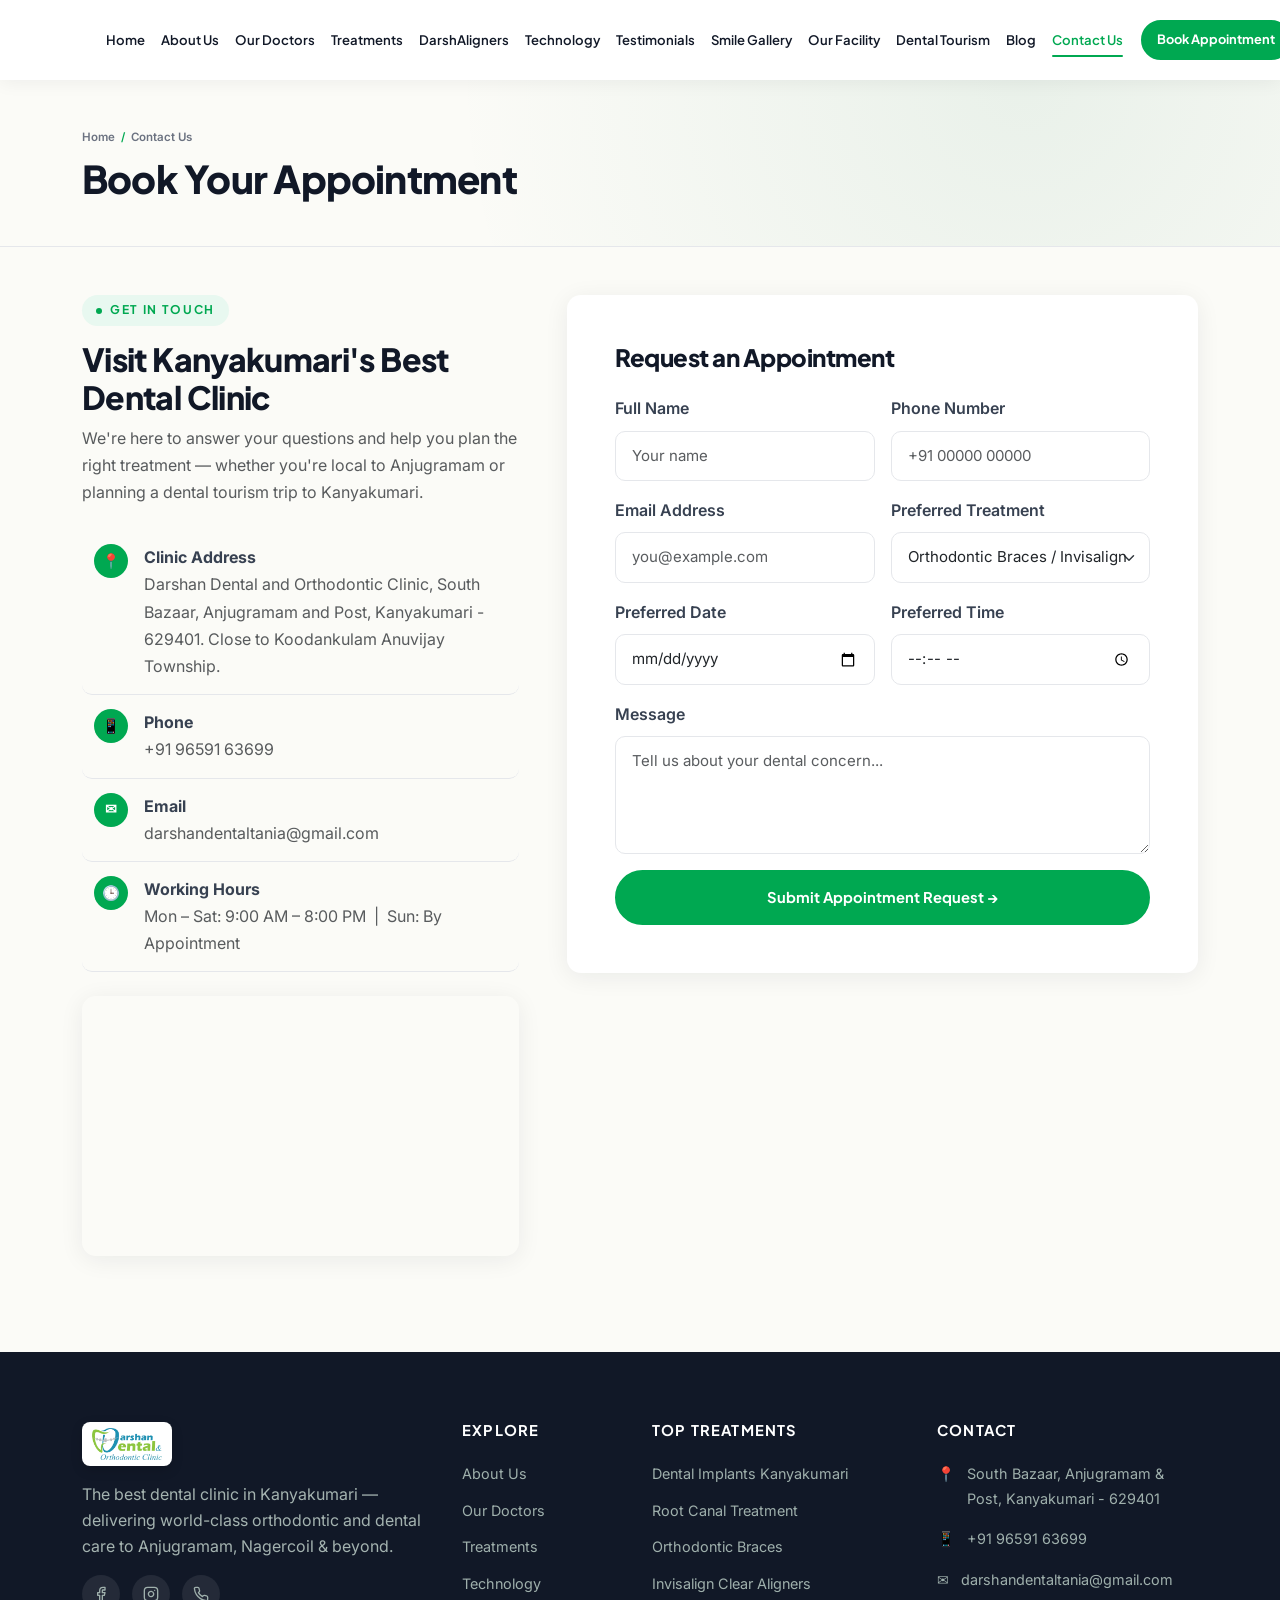
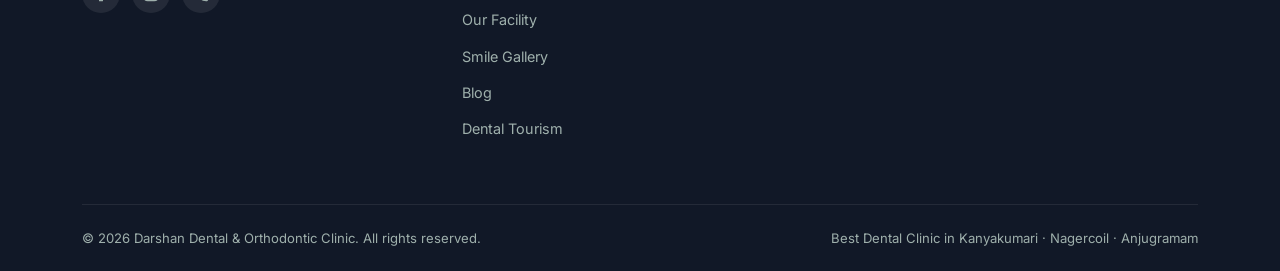
<file: contact.html>
<!DOCTYPE html>
<html lang="en">
<head>
<meta charset="UTF-8">
<meta name="viewport" content="width=device-width, initial-scale=1.0">
<title>Contact Us | Book an Appointment — Best Dental Clinic in Kanyakumari</title>
<meta name="description" content="Contact Darshan Dental & Orthodontic Clinic, the best dental clinic in Kanyakumari. Located at South Bazaar, Anjugramam. Call +91 96591 63699 to book your appointment.">
<meta name="keywords" content="Book Dental Appointment Kanyakumari, Dental Clinic Anjugramam Contact, Dentist Phone Number Nagercoil, Darshan Dental Address Kanyakumari, Dental Clinic Near Koodankulam, Emergency Dentist Anjugramam, Orthodontist Consultation Booking, Dental Doctor Timing Kanyakumari, dental clinic helpline Kanyakumari, WhatsApp dental consultation Nagercoil, find dentist near Anjugramam, dental emergency contact number, dental clinic directions Kanyakumari, dental appointment booking online Tamil Nadu, nearest dental doctor to Koodankulam, consult dentist today, tooth clinic phone number, dental clinic near me contact number, emergency dental consultation Kanyakumari, dental clinic WhatsApp appointment, Darshan Dental Clinic contact number +91 9659163699, dentist near South Bazaar Anjugramam, Sunday dental clinic Kanyakumari timing, online dental consultation Tamil Nadu, direct dentist call Kanyakumari, nearest dental hospital directions, dentist appointment booking Nagercoil, Dental appointment enquiry Kanyakumari, dental clinic location Anjugramam, schedule dentist visit Nagercoil, dental consultation availability Kanyakumari, contact orthodontic clinic Nagercoil, dental treatment enquiry Anjugramam, book braces consultation Kanyakumari, dental implant appointment Nagercoil, root canal consultation booking Tamil Nadu, cosmetic dentist consultation Anjugramam, teeth alignment appointment Kanyakumari, family dentist contact Nagercoil, dental clinic office hours Anjugramam, dental clinic map location Kanyakumari, directions to dentist near Nagercoil, dental clinic appointment confirmation Tamil Nadu, dental treatment cost enquiry Kanyakumari, dental care enquiry near Anjugramam, dentist availability for consultation Nagercoil, schedule orthodontic checkup Tamil Nadu, dental follow up appointment Kanyakumari, dental checkup booking Anjugramam, tooth pain appointment enquiry Nagercoil, dental care support contact Tamil Nadu, dental clinic reception contact Kanyakumari, dental service enquiry Nagercoil, dental consultation for new patients Anjugramam, dental clinic visit planning Kanyakumari, dental treatment information contact Nagercoil, dental appointment assistance Tamil Nadu, book pediatric dentist visit Kanyakumari, gum treatment consultation Nagercoil, smile makeover consultation booking Anjugramam, clear aligner consultation appointment Tamil Nadu, dental implant enquiry Kanyakumari, oral surgery consultation Nagercoil, dental clinic contact details Anjugramam, dentist consultation scheduling Kanyakumari, dental clinic near Anjugramam bus stop, dental care near Kanyakumari town, dental appointment for families Nagercoil, dental clinic patient enquiries Tamil Nadu, dental consultation for overseas patients Kanyakumari, dental clinic directions from Koodankulam, dental clinic near South Bazaar Kanyakumari, dental appointment request Darshan Dental, Darshan Dental clinic directions, Darshan Dental consultation booking, Darshan Dental treatment enquiries, Darshan Dental clinic opening hours, Darshan Dental new patient appointments, Darshan Dental orthodontic appointment, Darshan Dental implant consultation booking, Darshan Dental follow up visits, book dentist appointment Kanyakumari, Darshan Dental Anjugramam phone number, dental clinic South Bazaar Anjugramam address, contact dentist Nagercoil Tamil Nadu, dental emergency phone number Kanyakumari, WhatsApp dentist booking Anjugramam, dentist near Valliyoor contact, dental clinic near Radhapuram phone, dental hospital near Kavalkinaru appointment, dental clinic directions from Nagercoil, dental appointment booking online Kanyakumari, Darshan Dental opening hours Anjugramam, Sunday dentist consultation Kanyakumari, dentist appointment for kids Nagercoil, schedule clear aligners consultation Tamil Nadu, dental implant enquiry phone number, orthodontic braces consultation booking, emergency tooth pain helpline Anjugramam, reach Darshan Dental Clinic Kanyakumari, Darshan Dental Clinic email address, dental consultation fee enquiry Nagercoil, walk in dental clinic appointment Anjugramam, how to visit Darshan Dental Kanyakumari, dental clinic near Chettikulam, dental care contact near Kudankulam, emergency dental appointment near me Kanyakumari, dental doctor contact number South Tamil Nadu, Darshan Dental contact details Kanyakumari, consultation timing Darshan Dental, get in touch dental clinic Anjugramam">
<meta name="keywords" content="Book Dental Appointment Kanyakumari, Dental Clinic Anjugramam Contact, Dentist Phone Number Nagercoil, Darshan Dental Address Kanyakumari, Dental Clinic Near Koodankulam, Emergency Dentist Anjugramam, Orthodontist Consultation Booking, Dental Doctor Timing Kanyakumari, dental clinic helpline Kanyakumari, WhatsApp dental consultation Nagercoil, find dentist near Anjugramam, dental emergency contact number, dental clinic directions Kanyakumari, dental appointment booking online Tamil Nadu, nearest dental doctor to Koodankulam, consult dentist today, tooth clinic phone number, dental clinic near me contact number, emergency dental consultation Kanyakumari, dental clinic WhatsApp appointment, Darshan Dental Clinic contact number +91 9659163699, dentist near South Bazaar Anjugramam, Sunday dental clinic Kanyakumari timing, online dental consultation Tamil Nadu, direct dentist call Kanyakumari, nearest dental hospital directions, dentist appointment booking Nagercoil,
Dental Appointment Contact Nagercoil, Book Dentist Appointment Anjugramam, Dental Clinic Enquiry Kanyakumari, Orthodontic Appointment Nagercoil, Teeth Braces Consultation Kanyakumari, Invisalign Consultation Booking, Dental Treatment Enquiry Tamil Nadu, Dentist Availability Anjugramam, Dental Clinic Working Hours Nagercoil, Dental Clinic Location South Bazaar, Dentist Near Kanyakumari Town, Dental Consultation Phone Number, Family Dentist Contact Kanyakumari, Dental Checkup Appointment Nagercoil, Tooth Pain Appointment Booking, Dental Care Enquiry Anjugramam, Dental Clinic Map Location Kanyakumari, Google Maps Dental Clinic Nagercoil, Dental Clinic Email Enquiry, Smile Designing Consultation, Root Canal Appointment Nagercoil, Teeth Whitening Appointment Kanyakumari, Dental Implant Consultation Tamil Nadu, Gum Treatment Appointment, Child Dentist Appointment Kanyakumari, Dental Follow Up Appointment Nagercoil">
<link rel="icon" href="Favicon.png" type="image/x-png">
<link rel="preconnect" href="https://fonts.googleapis.com">
<link href="https://fonts.googleapis.com/css2?family=Plus+Jakarta+Sans:wght@500;600;700;800&family=Inter:wght@400;500;600&display=swap" rel="stylesheet">
<link href="https://cdn.jsdelivr.net/npm/bootstrap@5.3.3/dist/css/bootstrap.min.css" rel="stylesheet">
<link rel="stylesheet" href="css/style.css">
</head>
<body>

<div class="top-strip d-none d-md-block">
  <div class="container d-flex justify-content-between align-items-center">
    <div>📍 South Bazaar, Anjugramam &amp; Post, Kanyakumari - 629401</div>
    <div>📱 <a href="tel:+919659163699">+91 96591 63699</a> &nbsp;<span class="divider">|</span>&nbsp; ✉ <a href="mailto:darshandentaltania@gmail.com">darshandentaltania@gmail.com</a></div>
  </div>
</div>

<nav class="navbar navbar-expand-xl navbar-darshan">
  <div class="container">
    <a class="navbar-brand" href="index.html">
      <img src="images/logo.png" alt="Darshan Dental Clinic" class="navbar-logo">
    </a>
    <button class="navbar-toggler" type="button" data-bs-toggle="collapse" data-bs-target="#navMain"><span class="navbar-toggler-icon"></span></button>
    <div class="collapse navbar-collapse" id="navMain">
      <ul class="navbar-nav ms-auto align-items-lg-center">
        <li class="nav-item"><a class="nav-link" href="index.html">Home</a></li>
        <li class="nav-item"><a class="nav-link" href="about.html">About Us</a></li>
        <li class="nav-item"><a class="nav-link" href="doctors.html">Our Doctors</a></li>
        <li class="nav-item"><a class="nav-link" href="treatments.html">Treatments</a></li>
        <li class="nav-item"><a class="nav-link" href="darshaligners.html">DarshAligners</a></li>
        <li class="nav-item"><a class="nav-link" href="technology.html">Technology</a></li>
        <li class="nav-item"><a class="nav-link" href="testimonials.html">Testimonials</a></li>
        <li class="nav-item"><a class="nav-link" href="gallery.html">Smile Gallery</a></li>
        <li class="nav-item"><a class="nav-link" href="facility.html">Our Facility</a></li>
        <li class="nav-item"><a class="nav-link" href="tourism.html">Dental Tourism</a></li>
        <li class="nav-item"><a class="nav-link" href="blog.html">Blog</a></li>
        <li class="nav-item"><a class="nav-link active" href="contact.html">Contact Us</a></li>
        <li class="nav-item nav-cta"><a class="btn-brand" href="contact.html">Book Appointment</a></li>
      </ul>
    </div>
  </div>
</nav>

<div class="page-header">
  <div class="container">
    <div class="breadcrumb-brand mb-2"><a href="index.html">Home</a><span>/</span>Contact Us</div>
    <h1>Book Your Appointment</h1>
  </div>
</div>

<section class="section pt-5">
  <div class="container">
    <div class="row g-5">
      <div class="col-lg-5">
        <div class="eyebrow">Get In Touch</div>
        <h2>Visit Kanyakumari's Best Dental Clinic</h2>
        <p class="text-muted mt-2 mb-4">We're here to answer your questions and help you plan the right treatment — whether you're local to Anjugramam or planning a dental tourism trip to Kanyakumari.</p>

        <div class="feature-row">
          <div class="tick">📍</div>
          <div><strong>Clinic Address</strong><br><span class="text-muted">Darshan Dental and Orthodontic Clinic, South Bazaar, Anjugramam and Post, Kanyakumari - 629401. Close to Koodankulam Anuvijay Township.</span></div>
        </div>
        <div class="feature-row">
          <div class="tick">📱</div>
          <div><strong>Phone</strong><br><span class="text-muted"><a href="tel:+919659163699">+91 96591 63699</a></span></div>
        </div>
        <div class="feature-row">
          <div class="tick">✉</div>
          <div><strong>Email</strong><br><span class="text-muted"><a href="mailto:darshandentaltania@gmail.com">darshandentaltania@gmail.com</a></span></div>
        </div>
        <div class="feature-row">
          <div class="tick">🕒</div>
          <div><strong>Working Hours</strong><br><span class="text-muted">Mon – Sat: 9:00 AM – 8:00 PM &nbsp;|&nbsp; Sun: By Appointment</span></div>
        </div>

        <div class="rounded-brand overflow-hidden shadow-brand mt-4" style="height:260px;">
          <iframe src="https://maps.google.com/maps?q=Darshan%20Dental%20Clinic%2C%20Anjugramam&t=&z=16&ie=UTF8&iwloc=&output=embed" width="100%" height="100%" style="border:0;" loading="lazy"></iframe>
        </div>
      </div>

      <div class="col-lg-7">
        <div class="bg-white rounded-brand shadow-brand p-4 p-md-5">
          <h4 class="mb-4">Request an Appointment</h4>

          <div id="formSuccess" class="alert alert-success d-none">
            Thank you! Your appointment request has been received. Our team at Darshan Dental will contact you shortly to confirm.
          </div>

          <div id="formError" class="alert alert-danger d-none">
            Something went wrong. Please try again or call us directly at +91 96591 63699.
          </div>

          <form id="appointmentForm">
            <!-- FormSubmit Configuration -->
            <input type="hidden" name="_captcha" value="false">
            <input type="hidden" name="_subject" value="New Appointment Request - Darshan Dental">
            
            <div class="row g-3">
              <div class="col-md-6">
                <label class="form-label fw-semibold">Full Name</label>
                <input type="text" name="Full Name" class="form-control form-control-brand" required placeholder="Your name">
              </div>
              <div class="col-md-6">
                <label class="form-label fw-semibold">Phone Number</label>
                <input type="tel" name="Phone Number" class="form-control form-control-brand" required placeholder="+91 00000 00000">
              </div>
              <div class="col-md-6">
                <label class="form-label fw-semibold">Email Address</label>
                <input type="email" name="Email Address" class="form-control form-control-brand" placeholder="you@example.com">
              </div>
              <div class="col-md-6">
                <label class="form-label fw-semibold">Preferred Treatment</label>
                <select name="Preferred Treatment" class="form-select form-control-brand">
                  <option>Orthodontic Braces / Invisalign</option>
                  <option>Dental Implants</option>
                  <option>Root Canal Treatment</option>
                  <option>Veneers / Smile Makeover</option>
                  <option>Child Dentistry</option>
                  <option>General Checkup &amp; Cleaning</option>
                  <option>Other / Dental Tourism Enquiry</option>
                </select>
              </div>
              <div class="col-md-6">
                <label class="form-label fw-semibold">Preferred Date</label>
                <input type="date" name="Preferred Date" class="form-control form-control-brand" required>
              </div>
              <div class="col-md-6">
                <label class="form-label fw-semibold">Preferred Time</label>
                <input type="time" name="Preferred Time" class="form-control form-control-brand" required>
              </div>
              <div class="col-12">
                <label class="form-label fw-semibold">Message</label>
                <textarea name="Message" class="form-control form-control-brand" rows="4" placeholder="Tell us about your dental concern..."></textarea>
              </div>
              <div class="col-12">
                <button type="submit" class="btn-brand w-100 justify-content-center">Submit Appointment Request →</button>
              </div>
            </div>
          </form>
        </div>
      </div>
    </div>
  </div>
</section>

<footer class="site-footer">
  <div class="container">
    <div class="row gy-4">
      <div class="col-lg-4">
        <a class="navbar-brand d-inline-flex mb-3" href="index.html">
          <img src="images/logo.png" alt="Darshan Dental Clinic" class="footer-logo">
        </a>
        <p>The best dental clinic in Kanyakumari — delivering world-class orthodontic and dental care to Anjugramam, Nagercoil &amp; beyond.</p>
        <a href="https://www.facebook.com/darshan.dental.50" class="social-round" aria-label="Facebook" target="_blank" rel="noopener"><svg width="16" height="16" viewBox="0 0 24 24" fill="none" stroke="currentColor" stroke-width="2" stroke-linecap="round" stroke-linejoin="round"><path d="M18 2h-3a5 5 0 0 0-5 5v3H7v4h3v8h4v-8h3l1-4h-4V7a1 1 0 0 1 1-1h3z"></path></svg></a>
        <a href="https://www.instagram.com/darshan.dental.50?igsh=bmlhaGJtMXkyZTBy" class="social-round" aria-label="Instagram" target="_blank" rel="noopener"><svg width="16" height="16" viewBox="0 0 24 24" fill="none" stroke="currentColor" stroke-width="2" stroke-linecap="round" stroke-linejoin="round"><rect x="2" y="2" width="20" height="20" rx="5" ry="5"></rect><path d="M16 11.37A4 4 0 1 1 12.63 8 4 4 0 0 1 16 11.37z"></path><line x1="17.5" y1="6.5" x2="17.51" y2="6.5"></line></svg></a>
        <a href="tel:+919659163699" class="social-round" aria-label="Call Us"><svg width="16" height="16" viewBox="0 0 24 24" fill="none" stroke="currentColor" stroke-width="2" stroke-linecap="round" stroke-linejoin="round"><path d="M22 16.92v3a2 2 0 0 1-2.18 2 19.79 19.79 0 0 1-8.63-3.07 19.5 19.5 0 0 1-6-6 19.79 19.79 0 0 1-3.07-8.67A2 2 0 0 1 4.11 2h3a2 2 0 0 1 2 1.72 12.84 12.84 0 0 0 .7 2.81 2 2 0 0 1-.45 2.11L8.09 9.91a16 16 0 0 0 6 6l1.27-1.27a2 2 0 0 1 2.11-.45 12.84 12.84 0 0 0 2.81.7A2 2 0 0 1 22 16.92z"></path></svg></a>
      </div>
      <div class="col-lg-2 col-6">
        <h6>Explore</h6>
        <ul>
          <li><a href="about.html">About Us</a></li>
          <li><a href="doctors.html">Our Doctors</a></li>
          <li><a href="treatments.html">Treatments</a></li>
          <li><a href="technology.html">Technology</a></li>
          <li><a href="facility.html">Our Facility</a></li>
          <li><a href="gallery.html">Smile Gallery</a></li>
          <li><a href="blog.html">Blog</a></li>
          <li><a href="tourism.html">Dental Tourism</a></li>
        </ul>
      </div>
      <div class="col-lg-3 col-6">
        <h6>Top Treatments</h6>
        <ul><li><a href="treatments.html">Dental Implants Kanyakumari</a></li><li><a href="treatments.html">Root Canal Treatment</a></li><li><a href="treatments.html">Orthodontic Braces</a></li><li><a href="treatments.html">Invisalign Clear Aligners</a></li></ul>
      </div>
      <div class="col-lg-3">
        <h6>Contact</h6>
        <div class="foot-contact">📍 <span>South Bazaar, Anjugramam &amp; Post, Kanyakumari - 629401</span></div>
        <div class="foot-contact">📱 <a href="tel:+919659163699">+91 96591 63699</a></div>
        <div class="foot-contact">✉ <a href="mailto:darshandentaltania@gmail.com">darshandentaltania@gmail.com</a></div>
      </div>
    </div>
    <div class="footer-bottom d-flex flex-wrap justify-content-between">
      <span>© 2026 Darshan Dental &amp; Orthodontic Clinic. All rights reserved.</span>
      <span>Best Dental Clinic in Kanyakumari · Nagercoil · Anjugramam</span>
    </div>
  </div>
</footer>

<button id="backToTop" class="back-to-top">↑</button>
<script src="https://cdn.jsdelivr.net/npm/bootstrap@5.3.3/dist/js/bootstrap.bundle.min.js"></script>
<script src="js/script.js"></script>
</body>
</html>
</file>
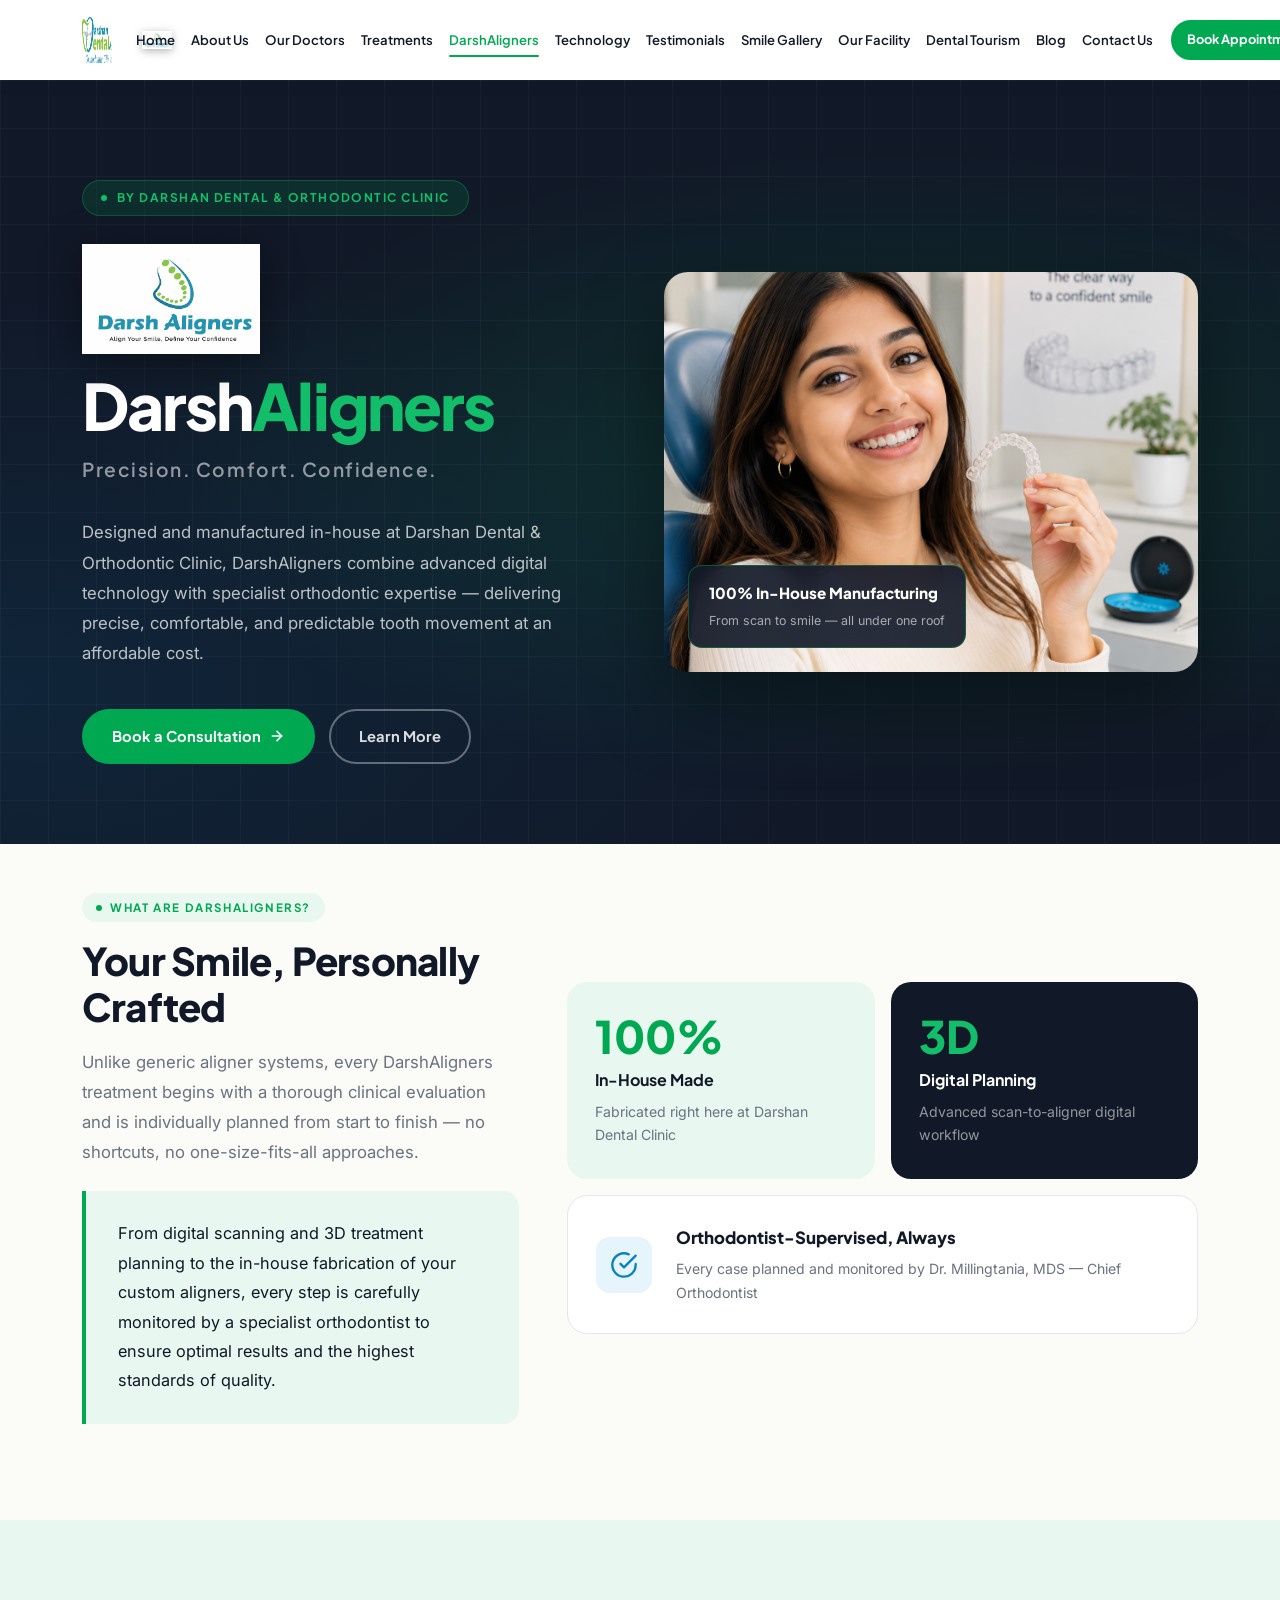
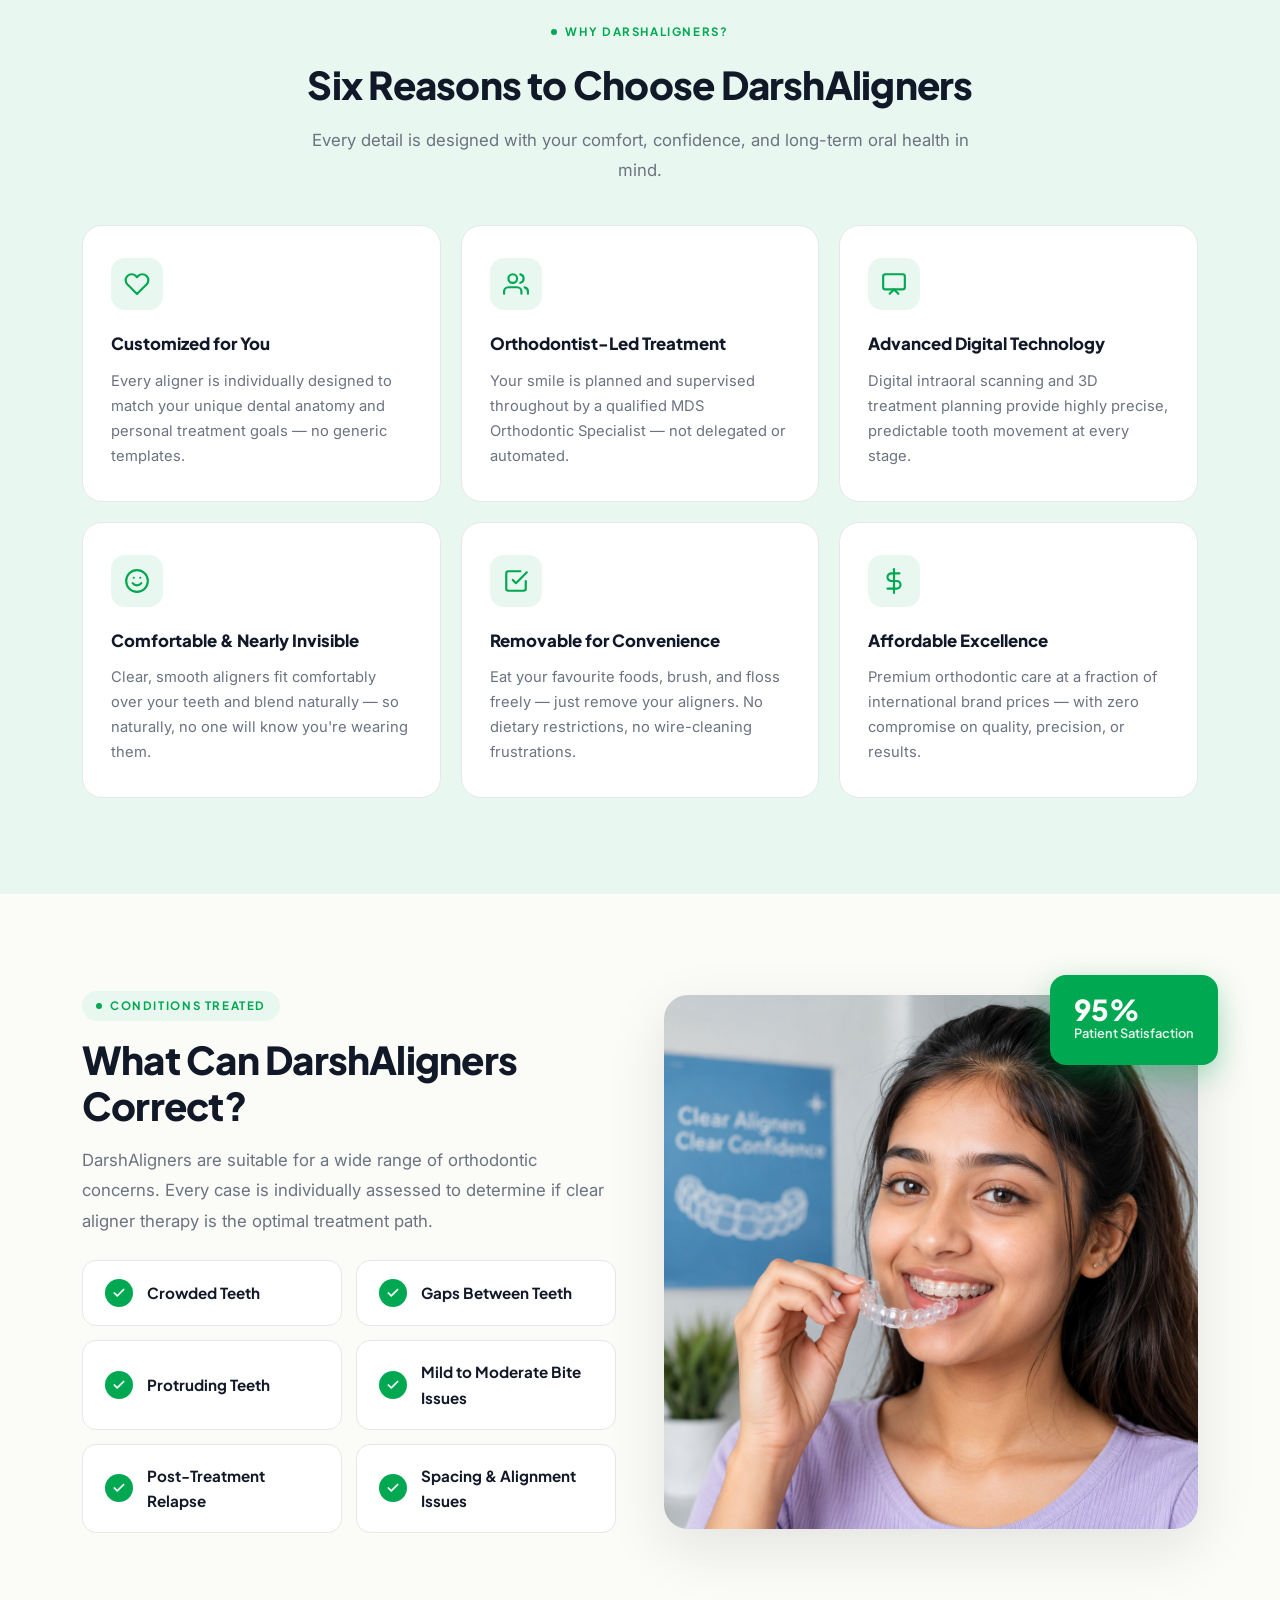
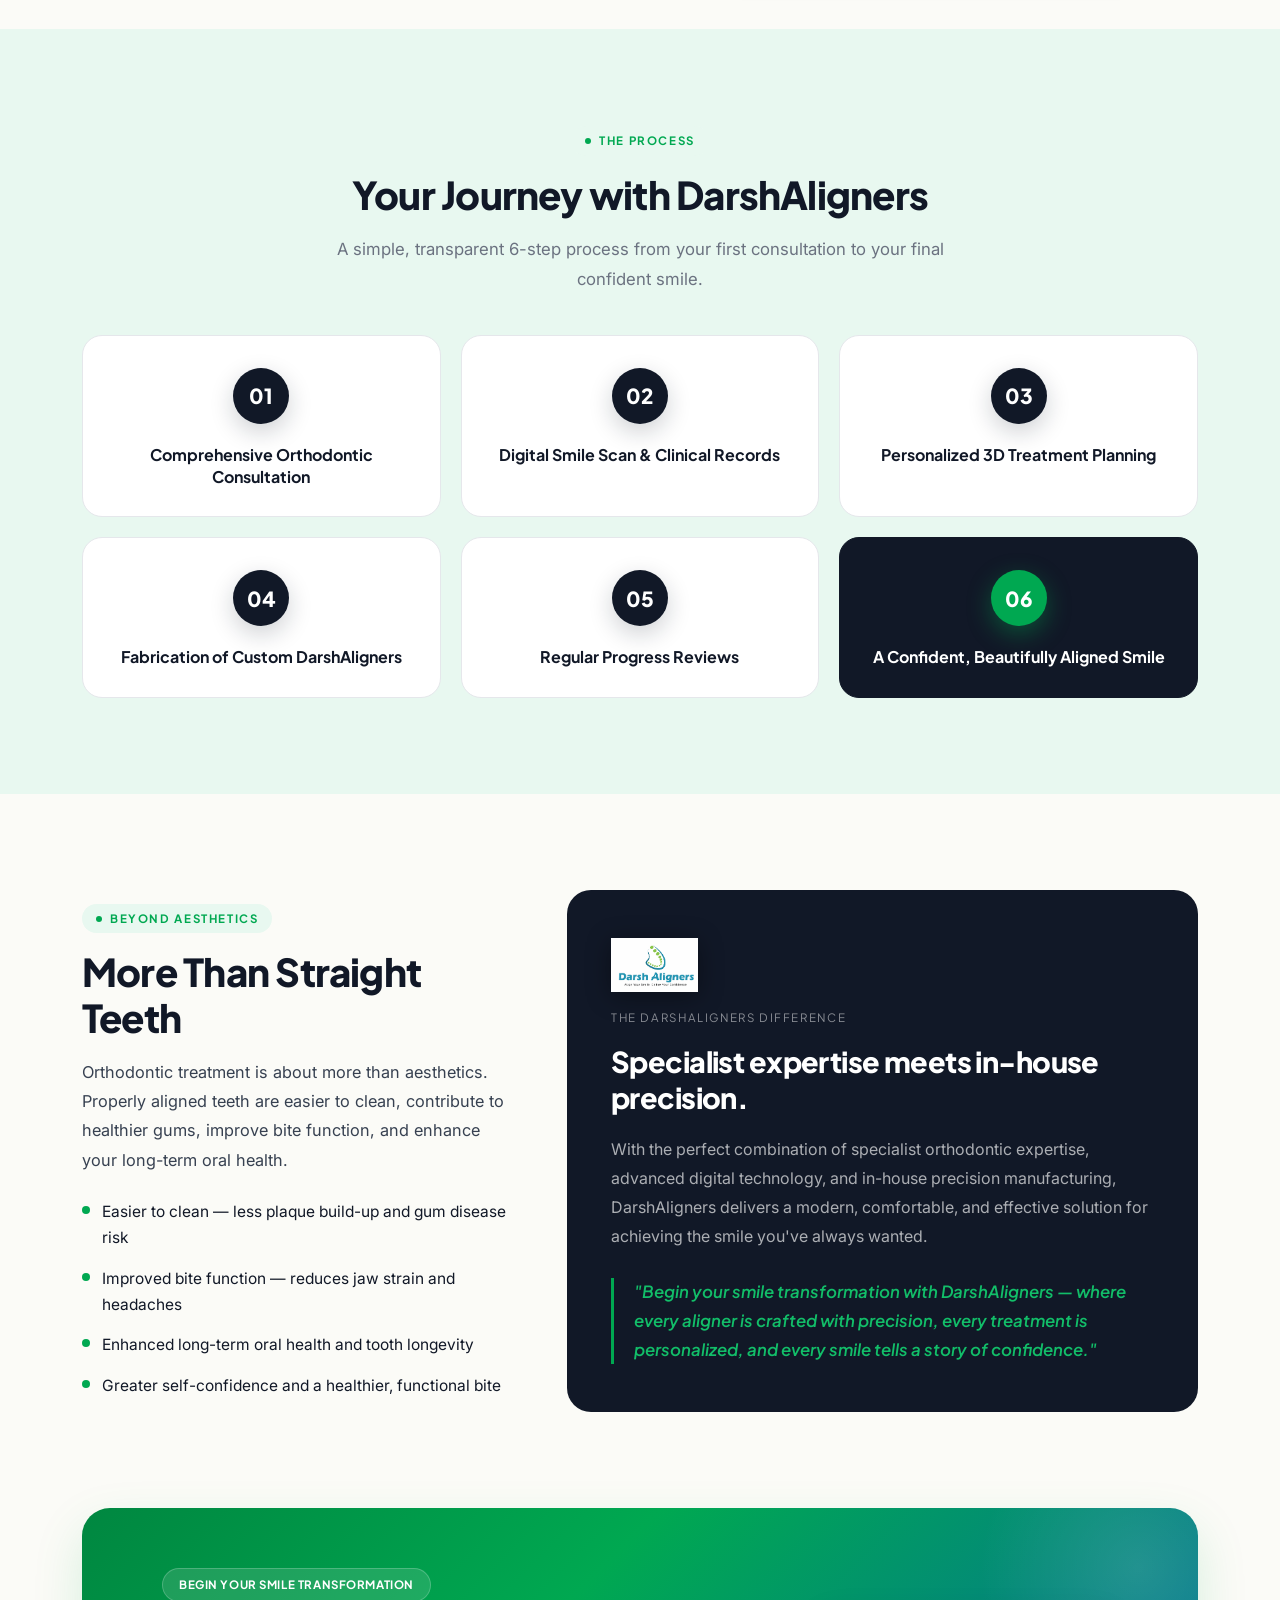
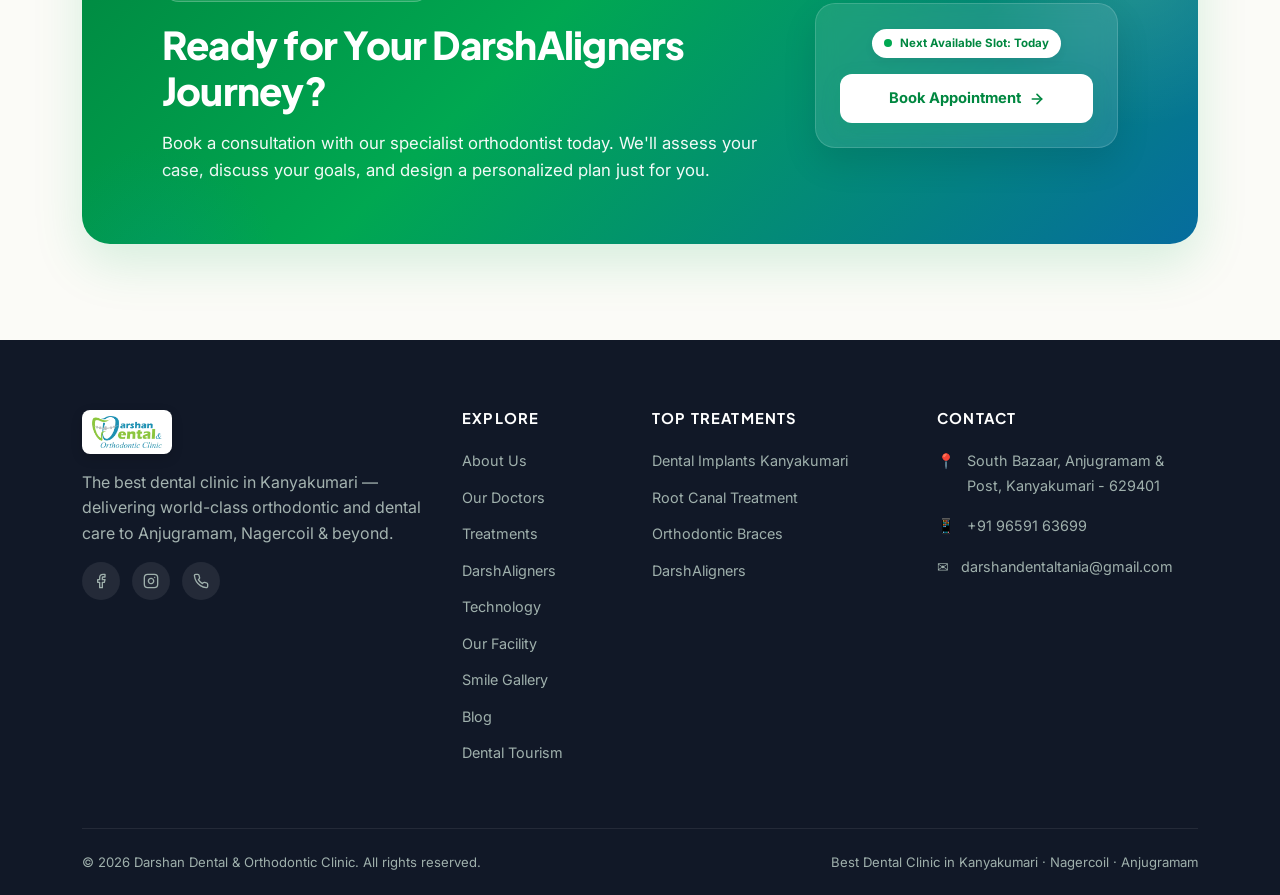
<file: darshaligners.html>
<!DOCTYPE html>
<html lang="en">
<head>
<meta charset="UTF-8">
<meta name="viewport" content="width=device-width, initial-scale=1.0">
<title>DarshAligners — In-House Clear Aligners Kanyakumari | Darshan Dental</title>
<meta name="description" content="DarshAligners — precision clear aligners designed and manufactured in-house at Darshan Dental Kanyakumari. Orthodontist-led, digitally planned, and affordable.">
<meta name="keywords" content="DarshAligners, Clear Aligners Kanyakumari, Invisible Braces Nagercoil, In-House Clear Aligners Tamil Nadu, Affordable Clear Aligners India, Custom Teeth Straightening, 3D Printed Aligners Kanyakumari, Orthodontist Clear Aligners, Transparent Braces Cost, Clip-less Teeth Alignment, Best Aligner Clinic Nagercoil, Dr Tania Aligners, invisible teeth aligners cost Kanyakumari, direct from clinic aligners, clear aligners price in Tamil Nadu, removable teeth clips Nagercoil, discreet braces for adults, teeth alignment without braces, 3D digital smile scan aligners, night aligners, orthodontist supervised aligners India, clear dental trays, teeth clip price Kanyakumari, invisible aligners treatment duration, in-house 3D manufactured clear aligners, custom clear aligners South India, Invisalign alternative Kanyakumari, cheapest clear aligners Tamil Nadu, orthodontic clear aligners for teenagers, adult braces without wires, transparent tooth clips Nagercoil, DarshAligners cost, digital orthodontic simulation Kanyakumari, transparent aligners price in India, invisible aligners payment plans EMI, orthodontist designed aligners, fast teeth straightening aligners Kanyakumari, removable orthodontic trays Nagercoil, Clear aligner treatment Anjugramam, teeth straightening clinic Kanyakumari, orthodontic aligner specialist Nagercoil, custom invisible braces Kanyakumari, clear orthodontic trays Nagercoil, digital teeth alignment Kanyakumari, personalized orthodontic treatment Tamil Nadu, removable clear braces Kanyakumari, smile correction treatment Nagercoil, teeth alignment specialist Kanyakumari, clear aligner consultation Anjugramam, orthodontic smile makeover Kanyakumari, discreet orthodontic treatment Nagercoil, modern teeth straightening solutions Tamil Nadu, clear aligner dental consultation Kanyakumari, custom orthodontic appliances Nagercoil, digital smile correction Anjugramam, clear teeth correction treatment Kanyakumari, orthodontic treatment for adults Nagercoil, smile alignment specialist Anjugramam, transparent dental braces Kanyakumari, personalized smile design Nagercoil, dental alignment solutions South Tamil Nadu, clear aligner follow-up care Kanyakumari, orthodontic assessment Anjugramam, advanced teeth alignment technology Nagercoil, custom-made dental aligners Tamil Nadu, dental clinic for crooked teeth Kanyakumari, teeth gap correction Nagercoil, crowded teeth treatment Anjugramam, bite correction with clear aligners Tamil Nadu, orthodontic care for teenagers Kanyakumari, aesthetic orthodontic treatment Nagercoil, clear aligner provider South Tamil Nadu, smile correction consultation Anjugramam, digital orthodontic care Kanyakumari, invisible orthodontic solutions Nagercoil, specialist teeth alignment clinic Tamil Nadu, clear aligner treatment near Anjugramam, orthodontic treatment near Kanyakumari, Darshan Dental aligner consultation, DarshAligners treatment process, DarshAligners orthodontic care, DarshAligners smile correction, in-house dental aligner service Kanyakumari, clear aligner treatment plan Nagercoil, personalized teeth alignment solutions Kanyakumari, modern orthodontic clinic Anjugramam, dental care for misaligned teeth Nagercoil, clear aligner suitability assessment Kanyakumari, orthodontist consultation for crooked teeth Tamil Nadu, DarshAligners cost Kanyakumari, affordable clear aligners Tamil Nadu, in-house clear aligners manufacturing, custom invisible braces Nagercoil, DarshAligners vs Invisalign price, cheapest clear aligners in Tamil Nadu, 3D printed teeth aligners Kanyakumari, orthodontist designed clear aligners, clear aligner treatment steps Anjugramam, invisible teeth clips cost Nagercoil, transparent teeth straightener Tamil Nadu, teeth gap alignment without braces, crowded teeth correction with aligners, deep bite correction clear aligners Kanyakumari, crossbite fix invisible aligners Nagercoil, open bite treatment with clear aligners, intraoral 3D scanner for aligners, digital smile simulation before aligners, removable invisible braces Kanyakumari, adult teeth alignment aligners Nagercoil, teen clear aligners Tamil Nadu, food friendly teeth straightening, comfortable invisible clips Anjugramam, aligner refinement process Kanyakumari, fast teeth alignment aligners Tamil Nadu, medical grade PETG aligners India, orthodontic clear aligners consultation, clear aligner retainers after treatment, DarshAligners results before after, direct from doctor clear aligners Kanyakumari, no middleman affordable aligners Tamil Nadu, best aligner provider in Kanyakumari district, invisible aligner price in Nagercoil, clip-free orthodontic solution Anjugramam, painless teeth straightening Tamil Nadu, custom clear aligner trays Kanyakumari">
<meta name="keywords" content="DarshAligners, Clear Aligners Kanyakumari, Invisible Braces Nagercoil, In-House Clear Aligners Tamil Nadu, Affordable Clear Aligners India, Custom Teeth Straightening, 3D Printed Aligners Kanyakumari, Orthodontist Clear Aligners, Transparent Braces Cost, Clip-less Teeth Alignment, Best Aligner Clinic Nagercoil, Dr Tania Aligners, invisible teeth aligners cost Kanyakumari, direct from clinic aligners, clear aligners price in Tamil Nadu, removable teeth clips Nagercoil, discreet braces for adults, teeth alignment without braces, 3D digital smile scan aligners, night aligners, orthodontist supervised aligners India, clear dental trays, teeth clip price Kanyakumari, invisible aligners treatment duration, in-house 3D manufactured clear aligners, custom clear aligners South India, Invisalign alternative Kanyakumari, cheapest clear aligners Tamil Nadu, orthodontic clear aligners for teenagers, adult braces without wires, transparent tooth clips Nagercoil, DarshAligners cost, digital orthodontic simulation Kanyakumari, transparent aligners price in India, invisible aligners payment plans EMI, orthodontist designed aligners, fast teeth straightening aligners Kanyakumari, removable orthodontic trays Nagercoil, 
DarshAligners Treatment Anjugramam, Clear Teeth Aligners Anjugramam, Orthodontic Clinic Kanyakumari District, Teeth Straightening Treatment Nagercoil, Custom Made Dental Aligners Tamil Nadu, Digital Teeth Alignment Kanyakumari, Removable Clear Braces India, Clear Aligner Consultation Nagercoil, Aligner Treatment for Adults Kanyakumari, Teen Clear Aligner Treatment Tamil Nadu, Orthodontic Smile Correction Nagercoil, Teeth Spacing Correction Aligners, Crooked Teeth Treatment Kanyakumari, Overbite Correction Clear Aligners, Underbite Correction Orthodontics, Dental Alignment Consultation Anjugramam, Clear Aligner Follow Up Care, Digital Orthodontic Treatment Plan, Transparent Dental Aligners South Tamil Nadu, DarshAligners Dentist Consultation, Clear Aligner Specialist Near Nagercoil, Modern Teeth Alignment Solutions, Orthodontic Treatment Anjugramam, Clear Aligner Care Instructions, Custom Orthodontic Treatment Kanyakumari">
<link rel="icon" href="Favicon.png" type="image/x-png">
<link rel="preconnect" href="https://fonts.googleapis.com">
<link href="https://fonts.googleapis.com/css2?family=Plus+Jakarta+Sans:wght@500;600;700;800&family=Inter:wght@400;500;600&display=swap" rel="stylesheet">
<link href="https://cdn.jsdelivr.net/npm/bootstrap@5.3.3/dist/css/bootstrap.min.css" rel="stylesheet">
<link rel="stylesheet" href="css/style.css">
<style>
/* ── DarshAligners Page Styles ─────────────────────────── */

/* Hero */
.da-hero {
  position: relative;
  background: var(--dark);
  overflow: hidden;
  padding: 100px 0 80px;
}
.da-hero-bg {
  position: absolute;
  inset: 0;
  background: radial-gradient(ellipse at 70% 50%, rgba(0,168,81,0.18) 0%, transparent 60%),
              radial-gradient(ellipse at 0% 80%, rgba(8,131,191,0.12) 0%, transparent 50%);
  pointer-events: none;
}
.da-hero-grid {
  position: absolute;
  inset: 0;
  background-image:
    linear-gradient(to right, rgba(255,255,255,0.03) 1px, transparent 1px),
    linear-gradient(to bottom, rgba(255,255,255,0.03) 1px, transparent 1px);
  background-size: 48px 48px;
  pointer-events: none;
}
.da-brand-badge {
  display: inline-flex;
  align-items: center;
  gap: 10px;
  background: rgba(0,168,81,0.15);
  border: 1px solid rgba(0,168,81,0.35);
  color: var(--green-mid);
  font-family: var(--font-head);
  font-weight: 700;
  font-size: 0.75rem;
  letter-spacing: 0.12em;
  text-transform: uppercase;
  padding: 7px 18px;
  border-radius: 100px;
  margin-bottom: 28px;
}
.da-brand-badge span {
  width: 6px; height: 6px;
  border-radius: 50%;
  background: var(--green-mid);
  display: inline-block;
}
.da-hero-title {
  font-family: var(--font-head);
  font-weight: 800;
  font-size: clamp(2.8rem, 5vw, 4.5rem);
  line-height: 1.1;
  letter-spacing: -0.03em;
  color: #fff;
  margin-bottom: 12px;
}
.da-hero-title em {
  font-style: normal;
  color: var(--green-mid);
}
.da-tagline {
  font-family: var(--font-head);
  font-size: 1.2rem;
  font-weight: 600;
  color: rgba(255,255,255,0.55);
  letter-spacing: 0.08em;
  margin-bottom: 32px;
}
.da-hero-desc {
  font-size: 1.05rem;
  color: rgba(255,255,255,0.72);
  line-height: 1.8;
  max-width: 580px;
  margin-bottom: 40px;
}
.da-hero-btns {
  display: flex;
  flex-wrap: wrap;
  gap: 14px;
}
.da-hero-image {
  border-radius: 24px;
  overflow: hidden;
  position: relative;
  box-shadow: 0 30px 80px rgba(0,0,0,0.4);
}
.da-hero-image img {
  width: 100%;
  display: block;
  aspect-ratio: 4/3;
  object-fit: cover;
  object-position: center;
}
.da-image-badge {
  position: absolute;
  bottom: 24px;
  left: 24px;
  background: rgba(17,24,39,0.9);
  border: 1px solid rgba(0,168,81,0.4);
  backdrop-filter: blur(12px);
  border-radius: 14px;
  padding: 14px 20px;
  color: #fff;
}
.da-image-badge strong {
  font-family: var(--font-head);
  font-size: 0.95rem;
  font-weight: 800;
  display: block;
  color: #fff;
}
.da-image-badge span {
  font-size: 0.78rem;
  color: rgba(255,255,255,0.6);
}

/* Section headings */
.da-eyebrow {
  display: inline-flex;
  align-items: center;
  gap: 8px;
  font-family: var(--font-head);
  font-weight: 700;
  font-size: 0.72rem;
  letter-spacing: 0.14em;
  text-transform: uppercase;
  color: var(--green);
  background: var(--green-light);
  padding: 5px 14px;
  border-radius: 100px;
  margin-bottom: 16px;
}
.da-eyebrow::before {
  content: '';
  width: 6px; height: 6px;
  border-radius: 50%;
  background: var(--green);
}
.da-section-title {
  font-family: var(--font-head);
  font-weight: 800;
  font-size: clamp(1.8rem, 3vw, 2.6rem);
  color: var(--dark);
  letter-spacing: -0.02em;
  margin-bottom: 16px;
}
.da-section-lead {
  font-size: 1.05rem;
  color: var(--text-light);
  line-height: 1.8;
  max-width: 680px;
}

/* Intro / about blurb */
.da-intro-block {
  background: var(--green-light);
  border-left: 4px solid var(--green);
  border-radius: 0 16px 16px 0;
  padding: 28px 32px;
  font-size: 1.02rem;
  color: var(--dark);
  line-height: 1.8;
}

/* Why Choose — icon feature cards */
.da-why-grid {
  display: grid;
  grid-template-columns: repeat(3, 1fr);
  gap: 20px;
  margin-top: 40px;
}
.da-why-card {
  background: #fff;
  border: 1.5px solid var(--border);
  border-radius: 20px;
  padding: 32px 28px;
  transition: transform 0.28s cubic-bezier(.22,1,.36,1), box-shadow 0.28s ease;
  position: relative;
  overflow: hidden;
}
.da-why-card::before {
  content: '';
  position: absolute;
  top: 0; left: 0; right: 0;
  height: 3px;
  background: linear-gradient(90deg, var(--green), var(--teal));
  transform: scaleX(0);
  transform-origin: left;
  transition: transform 0.3s ease;
}
.da-why-card:hover {
  transform: translateY(-6px);
  box-shadow: 0 20px 48px rgba(17,24,39,0.10);
}
.da-why-card:hover::before {
  transform: scaleX(1);
}
.da-why-icon {
  width: 52px; height: 52px;
  background: var(--green-light);
  border-radius: 14px;
  display: flex;
  align-items: center;
  justify-content: center;
  margin-bottom: 20px;
  color: var(--green);
}
.da-why-title {
  font-family: var(--font-head);
  font-weight: 800;
  font-size: 1.05rem;
  color: var(--dark);
  margin-bottom: 10px;
}
.da-why-desc {
  font-size: 0.92rem;
  color: var(--text-light);
  line-height: 1.7;
  margin: 0;
}

/* What it corrects */
.da-correct-grid {
  display: grid;
  grid-template-columns: repeat(2, 1fr);
  gap: 14px;
}
.da-correct-item {
  display: flex;
  align-items: center;
  gap: 14px;
  background: #fff;
  border: 1.5px solid var(--border);
  border-radius: 14px;
  padding: 18px 22px;
  transition: border-color 0.2s, box-shadow 0.2s;
}
.da-correct-item:hover {
  border-color: var(--green);
  box-shadow: 0 4px 16px rgba(0,168,81,0.08);
}
.da-correct-check {
  width: 28px; height: 28px;
  background: var(--green);
  border-radius: 50%;
  display: flex;
  align-items: center;
  justify-content: center;
  flex-shrink: 0;
}
.da-correct-check svg {
  color: #fff;
}
.da-correct-label {
  font-family: var(--font-head);
  font-weight: 700;
  font-size: 0.95rem;
  color: var(--dark);
}

/* Journey timeline */
.da-journey-grid {
  display: grid;
  grid-template-columns: repeat(3, 1fr);
  gap: 20px;
  margin-top: 40px;
  position: relative;
}
.da-journey-step {
  background: #fff;
  border: 1.5px solid var(--border);
  border-radius: 20px;
  padding: 32px 24px 28px;
  text-align: center;
  position: relative;
  transition: transform 0.28s ease, box-shadow 0.28s ease;
}
.da-journey-step:hover {
  transform: translateY(-5px);
  box-shadow: 0 16px 40px rgba(17,24,39,0.08);
}
.da-step-num {
  width: 56px; height: 56px;
  border-radius: 50%;
  background: var(--dark);
  color: #fff;
  font-family: var(--font-head);
  font-weight: 800;
  font-size: 1.3rem;
  display: flex;
  align-items: center;
  justify-content: center;
  margin: 0 auto 20px;
  box-shadow: 0 8px 24px rgba(17,24,39,0.2);
  position: relative;
}
.da-step-num::after {
  content: '';
  position: absolute;
  inset: -3px;
  border-radius: 50%;
  border: 2px solid var(--green);
  opacity: 0;
  transition: opacity 0.3s;
}
.da-journey-step:hover .da-step-num::after {
  opacity: 1;
}
.da-step-title {
  font-family: var(--font-head);
  font-weight: 700;
  font-size: 1rem;
  color: var(--dark);
  line-height: 1.4;
  margin: 0;
}

/* Dark CTA strip */
.da-cta-strip {
  background: var(--dark);
  border-radius: 24px;
  padding: 64px 48px;
  position: relative;
  overflow: hidden;
}
.da-cta-strip::before {
  content: '';
  position: absolute;
  top: -80px; right: -80px;
  width: 300px; height: 300px;
  border-radius: 50%;
  background: radial-gradient(circle, rgba(0,168,81,0.2), transparent 70%);
}
.da-cta-strip::after {
  content: '';
  position: absolute;
  bottom: -60px; left: -60px;
  width: 250px; height: 250px;
  border-radius: 50%;
  background: radial-gradient(circle, rgba(8,131,191,0.15), transparent 70%);
}
.da-cta-strip h2 {
  font-family: var(--font-head);
  font-weight: 800;
  font-size: clamp(1.8rem, 3vw, 2.8rem);
  color: #fff;
  letter-spacing: -0.02em;
  margin-bottom: 16px;
}
.da-cta-strip p {
  color: rgba(255,255,255,0.7);
  font-size: 1.05rem;
  line-height: 1.8;
  max-width: 600px;
}
.da-cta-quote {
  font-style: italic;
  font-size: 1.1rem;
  color: var(--green-mid);
  font-family: var(--font-head);
  font-weight: 600;
  border-left: 3px solid var(--green);
  padding-left: 20px;
  margin-top: 24px;
  line-height: 1.6;
}

/* Responsive */
@media (max-width: 991px) {
  .da-why-grid { grid-template-columns: repeat(2, 1fr); }
  .da-journey-grid { grid-template-columns: repeat(2, 1fr); }
  .da-hero { padding: 70px 0 60px; }
}
@media (max-width: 575px) {
  .da-why-grid { grid-template-columns: 1fr; }
  .da-journey-grid { grid-template-columns: 1fr; }
  .da-correct-grid { grid-template-columns: 1fr; }
  .da-cta-strip { padding: 40px 28px; }
}
</style>
</head>
<body>

<!-- NAVBAR -->
<nav class="navbar navbar-expand-xl navbar-darshan">
  <div class="container">
    <a class="navbar-brand d-flex align-items-center gap-2" href="index.html">
      <img src="images/logo.png" alt="Darshan Dental Clinic" class="navbar-logo">
      <span class="d-none d-sm-inline-block text-white-50 opacity-50 px-1" style="font-size: 1.2rem; font-weight: 300;">|</span>
      <img src="images/Dharsh Aligners.png" alt="Dharsh Aligners Logo" class="d-none d-sm-inline-block" style="height: 38px; width: auto; object-fit: contain; filter: drop-shadow(0 2px 4px rgba(0,0,0,0.3));">
    </a>
    <button class="navbar-toggler" type="button" data-bs-toggle="collapse" data-bs-target="#navMain" aria-controls="navMain" aria-expanded="false" aria-label="Toggle navigation">
      <span class="navbar-toggler-icon"></span>
    </button>
    <div class="collapse navbar-collapse" id="navMain">
      <ul class="navbar-nav ms-auto align-items-lg-center">
        <li class="nav-item"><a class="nav-link" href="index.html">Home</a></li>
        <li class="nav-item"><a class="nav-link" href="about.html">About Us</a></li>
        <li class="nav-item"><a class="nav-link" href="doctors.html">Our Doctors</a></li>
        <li class="nav-item"><a class="nav-link" href="treatments.html">Treatments</a></li>
        <li class="nav-item"><a class="nav-link active" href="darshaligners.html">DarshAligners</a></li>
        <li class="nav-item"><a class="nav-link" href="technology.html">Technology</a></li>
        <li class="nav-item"><a class="nav-link" href="testimonials.html">Testimonials</a></li>
        <li class="nav-item"><a class="nav-link" href="gallery.html">Smile Gallery</a></li>
        <li class="nav-item"><a class="nav-link" href="facility.html">Our Facility</a></li>
        <li class="nav-item"><a class="nav-link" href="tourism.html">Dental Tourism</a></li>
        <li class="nav-item"><a class="nav-link" href="blog.html">Blog</a></li>
        <li class="nav-item"><a class="nav-link" href="contact.html">Contact Us</a></li>
        <li class="nav-item nav-cta"><a class="btn-brand" href="contact.html">Book Appointment</a></li>
      </ul>
    </div>
  </div>
</nav>

<!-- ============================================================
     HERO
     ============================================================ -->
<section class="da-hero">
  <div class="da-hero-bg"></div>
  <div class="da-hero-grid"></div>
  <div class="container position-relative" style="z-index:2">
    <div class="row align-items-center g-5">
      <!-- Left -->
      <div class="col-lg-6 reveal from-left">
        <div class="da-brand-badge"><span></span>By Darshan Dental &amp; Orthodontic Clinic</div>
        <div class="da-logo-hero-wrap mb-3">
          <img src="images/Dharsh Aligners.png" alt="Dharsh Aligners Logo" class="img-fluid" style="max-height: 110px; width: auto; object-fit: contain; filter: drop-shadow(0 6px 20px rgba(0,0,0,0.4));">
        </div>
        <h1 class="da-hero-title">Darsh<em>Aligners</em></h1>
        <p class="da-tagline">Precision. Comfort. Confidence.</p>
        <p class="da-hero-desc">Designed and manufactured in-house at Darshan Dental &amp; Orthodontic Clinic, DarshAligners combine advanced digital technology with specialist orthodontic expertise — delivering precise, comfortable, and predictable tooth movement at an affordable cost.</p>
        <div class="da-hero-btns">
          <a href="contact.html" class="btn-brand">Book a Consultation
            <svg width="16" height="16" viewBox="0 0 24 24" fill="none" stroke="currentColor" stroke-width="2.5" stroke-linecap="round" stroke-linejoin="round"><line x1="5" y1="12" x2="19" y2="12"/><polyline points="12 5 19 12 12 19"/></svg>
          </a>
          <a href="#why-choose" class="btn-outline-brand" style="border-color: rgba(255,255,255,0.35); color: rgba(255,255,255,0.85);">Learn More</a>
        </div>
      </div>
      <!-- Right -->
      <div class="col-lg-6 reveal from-right" style="--delay:.1s">
        <div class="da-hero-image">
          <img src="images/Invisalign.png" alt="DarshAligners — In-house Clear Aligners Kanyakumari">
          <div class="da-image-badge">
            <strong>100% In-House Manufacturing</strong>
            <span>From scan to smile — all under one roof</span>
          </div>
        </div>
      </div>
    </div>
  </div>
</section>

<!-- ============================================================
     ABOUT / INTRO
     ============================================================ -->
<section class="section pt-5" id="about">
  <div class="container">
    <div class="row align-items-center g-5">
      <div class="col-lg-5 reveal from-left">
        <div class="da-eyebrow">What Are DarshAligners?</div>
        <h2 class="da-section-title">Your Smile, Personally Crafted</h2>
        <p class="da-section-lead mb-4">Unlike generic aligner systems, every DarshAligners treatment begins with a thorough clinical evaluation and is individually planned from start to finish — no shortcuts, no one-size-fits-all approaches.</p>
        <div class="da-intro-block">
          From digital scanning and 3D treatment planning to the in-house fabrication of your custom aligners, every step is carefully monitored by a specialist orthodontist to ensure optimal results and the highest standards of quality.
        </div>
      </div>
      <div class="col-lg-7 reveal from-right" style="--delay:.1s">
        <div class="row g-3">
          <div class="col-6">
            <div style="background: var(--green-light); border-radius: 20px; padding: 32px 28px; height: 100%;">
              <div style="font-family: var(--font-head); font-size: 2.8rem; font-weight: 800; color: var(--green); line-height: 1;">100%</div>
              <div style="font-family: var(--font-head); font-weight: 700; color: var(--dark); margin-top: 8px;">In-House Made</div>
              <p style="font-size: 0.88rem; color: var(--text-light); margin-top: 6px; margin-bottom: 0;">Fabricated right here at Darshan Dental Clinic</p>
            </div>
          </div>
          <div class="col-6">
            <div style="background: var(--dark); border-radius: 20px; padding: 32px 28px; height: 100%;">
              <div style="font-family: var(--font-head); font-size: 2.8rem; font-weight: 800; color: var(--green-mid); line-height: 1;">3D</div>
              <div style="font-family: var(--font-head); font-weight: 700; color: #fff; margin-top: 8px;">Digital Planning</div>
              <p style="font-size: 0.88rem; color: rgba(255,255,255,0.55); margin-top: 6px; margin-bottom: 0;">Advanced scan-to-aligner digital workflow</p>
            </div>
          </div>
          <div class="col-12">
            <div style="background: #fff; border: 1.5px solid var(--border); border-radius: 20px; padding: 28px; display: flex; align-items: center; gap: 24px;">
              <div style="width: 56px; height: 56px; background: var(--teal-light); border-radius: 14px; display: flex; align-items: center; justify-content: center; flex-shrink: 0; color: var(--teal);">
                <svg width="28" height="28" viewBox="0 0 24 24" fill="none" stroke="currentColor" stroke-width="2" stroke-linecap="round" stroke-linejoin="round"><path d="M22 11.08V12a10 10 0 1 1-5.93-9.14"/><polyline points="22 4 12 14.01 9 11.01"/></svg>
              </div>
              <div>
                <div style="font-family: var(--font-head); font-weight: 800; font-size: 1.05rem; color: var(--dark);">Orthodontist-Supervised, Always</div>
                <p style="font-size: 0.88rem; color: var(--text-light); margin-bottom: 0; margin-top: 4px;">Every case planned and monitored by Dr. Millingtania, MDS — Chief Orthodontist</p>
              </div>
            </div>
          </div>
        </div>
      </div>
    </div>
  </div>
</section>

<!-- ============================================================
     WHY CHOOSE
     ============================================================ -->
<section class="section bg-tint" id="why-choose">
  <div class="container">
    <div class="text-center mb-2 reveal">
      <div class="da-eyebrow mx-auto">Why DarshAligners?</div>
      <h2 class="da-section-title">Six Reasons to Choose DarshAligners</h2>
      <p class="da-section-lead mx-auto text-center">Every detail is designed with your comfort, confidence, and long-term oral health in mind.</p>
    </div>
    <div class="da-why-grid reveal" style="--delay:.1s">
      <!-- 1 -->
      <div class="da-why-card">
        <div class="da-why-icon">
          <svg width="26" height="26" viewBox="0 0 24 24" fill="none" stroke="currentColor" stroke-width="2" stroke-linecap="round" stroke-linejoin="round"><path d="M20.84 4.61a5.5 5.5 0 0 0-7.78 0L12 5.67l-1.06-1.06a5.5 5.5 0 0 0-7.78 7.78l1.06 1.06L12 21.23l7.78-7.78 1.06-1.06a5.5 5.5 0 0 0 0-7.78z"/></svg>
        </div>
        <div class="da-why-title">Customized for You</div>
        <p class="da-why-desc">Every aligner is individually designed to match your unique dental anatomy and personal treatment goals — no generic templates.</p>
      </div>
      <!-- 2 -->
      <div class="da-why-card">
        <div class="da-why-icon">
          <svg width="26" height="26" viewBox="0 0 24 24" fill="none" stroke="currentColor" stroke-width="2" stroke-linecap="round" stroke-linejoin="round"><path d="M17 21v-2a4 4 0 0 0-4-4H5a4 4 0 0 0-4 4v2"/><circle cx="9" cy="7" r="4"/><path d="M23 21v-2a4 4 0 0 0-3-3.87"/><path d="M16 3.13a4 4 0 0 1 0 7.75"/></svg>
        </div>
        <div class="da-why-title">Orthodontist-Led Treatment</div>
        <p class="da-why-desc">Your smile is planned and supervised throughout by a qualified MDS Orthodontic Specialist — not delegated or automated.</p>
      </div>
      <!-- 3 -->
      <div class="da-why-card">
        <div class="da-why-icon">
          <svg width="26" height="26" viewBox="0 0 24 24" fill="none" stroke="currentColor" stroke-width="2" stroke-linecap="round" stroke-linejoin="round"><rect x="2" y="3" width="20" height="14" rx="2"/><polyline points="8 21 12 17 16 21"/></svg>
        </div>
        <div class="da-why-title">Advanced Digital Technology</div>
        <p class="da-why-desc">Digital intraoral scanning and 3D treatment planning provide highly precise, predictable tooth movement at every stage.</p>
      </div>
      <!-- 4 -->
      <div class="da-why-card">
        <div class="da-why-icon">
          <svg width="26" height="26" viewBox="0 0 24 24" fill="none" stroke="currentColor" stroke-width="2" stroke-linecap="round" stroke-linejoin="round"><circle cx="12" cy="12" r="10"/><path d="M8 14s1.5 2 4 2 4-2 4-2"/><line x1="9" y1="9" x2="9.01" y2="9"/><line x1="15" y1="9" x2="15.01" y2="9"/></svg>
        </div>
        <div class="da-why-title">Comfortable &amp; Nearly Invisible</div>
        <p class="da-why-desc">Clear, smooth aligners fit comfortably over your teeth and blend naturally — so naturally, no one will know you're wearing them.</p>
      </div>
      <!-- 5 -->
      <div class="da-why-card">
        <div class="da-why-icon">
          <svg width="26" height="26" viewBox="0 0 24 24" fill="none" stroke="currentColor" stroke-width="2" stroke-linecap="round" stroke-linejoin="round"><polyline points="9 11 12 14 22 4"/><path d="M21 12v7a2 2 0 0 1-2 2H5a2 2 0 0 1-2-2V5a2 2 0 0 1 2-2h11"/></svg>
        </div>
        <div class="da-why-title">Removable for Convenience</div>
        <p class="da-why-desc">Eat your favourite foods, brush, and floss freely — just remove your aligners. No dietary restrictions, no wire-cleaning frustrations.</p>
      </div>
      <!-- 6 -->
      <div class="da-why-card">
        <div class="da-why-icon">
          <svg width="26" height="26" viewBox="0 0 24 24" fill="none" stroke="currentColor" stroke-width="2" stroke-linecap="round" stroke-linejoin="round"><line x1="12" y1="1" x2="12" y2="23"/><path d="M17 5H9.5a3.5 3.5 0 0 0 0 7h5a3.5 3.5 0 0 1 0 7H6"/></svg>
        </div>
        <div class="da-why-title">Affordable Excellence</div>
        <p class="da-why-desc">Premium orthodontic care at a fraction of international brand prices — with zero compromise on quality, precision, or results.</p>
      </div>
    </div>
  </div>
</section>

<!-- ============================================================
     WHAT CAN IT CORRECT
     ============================================================ -->
<section class="section">
  <div class="container">
    <div class="row align-items-center g-5">
      <div class="col-lg-6 reveal from-left">
        <div class="da-eyebrow">Conditions Treated</div>
        <h2 class="da-section-title">What Can DarshAligners Correct?</h2>
        <p class="da-section-lead mb-4">DarshAligners are suitable for a wide range of orthodontic concerns. Every case is individually assessed to determine if clear aligner therapy is the optimal treatment path.</p>
        <div class="da-correct-grid">
          <div class="da-correct-item">
            <div class="da-correct-check">
              <svg width="14" height="14" viewBox="0 0 24 24" fill="none" stroke="currentColor" stroke-width="3" stroke-linecap="round" stroke-linejoin="round"><polyline points="20 6 9 17 4 12"/></svg>
            </div>
            <span class="da-correct-label">Crowded Teeth</span>
          </div>
          <div class="da-correct-item">
            <div class="da-correct-check">
              <svg width="14" height="14" viewBox="0 0 24 24" fill="none" stroke="currentColor" stroke-width="3" stroke-linecap="round" stroke-linejoin="round"><polyline points="20 6 9 17 4 12"/></svg>
            </div>
            <span class="da-correct-label">Gaps Between Teeth</span>
          </div>
          <div class="da-correct-item">
            <div class="da-correct-check">
              <svg width="14" height="14" viewBox="0 0 24 24" fill="none" stroke="currentColor" stroke-width="3" stroke-linecap="round" stroke-linejoin="round"><polyline points="20 6 9 17 4 12"/></svg>
            </div>
            <span class="da-correct-label">Protruding Teeth</span>
          </div>
          <div class="da-correct-item">
            <div class="da-correct-check">
              <svg width="14" height="14" viewBox="0 0 24 24" fill="none" stroke="currentColor" stroke-width="3" stroke-linecap="round" stroke-linejoin="round"><polyline points="20 6 9 17 4 12"/></svg>
            </div>
            <span class="da-correct-label">Mild to Moderate Bite Issues</span>
          </div>
          <div class="da-correct-item">
            <div class="da-correct-check">
              <svg width="14" height="14" viewBox="0 0 24 24" fill="none" stroke="currentColor" stroke-width="3" stroke-linecap="round" stroke-linejoin="round"><polyline points="20 6 9 17 4 12"/></svg>
            </div>
            <span class="da-correct-label">Post-Treatment Relapse</span>
          </div>
          <div class="da-correct-item">
            <div class="da-correct-check">
              <svg width="14" height="14" viewBox="0 0 24 24" fill="none" stroke="currentColor" stroke-width="3" stroke-linecap="round" stroke-linejoin="round"><polyline points="20 6 9 17 4 12"/></svg>
            </div>
            <span class="da-correct-label">Spacing &amp; Alignment Issues</span>
          </div>
        </div>
      </div>
      <div class="col-lg-6 reveal from-right" style="--delay:.1s">
        <div style="position: relative;">
          <img src="images/Aligners.png" alt="DarshAligners corrections" style="width:100%; border-radius: 24px; box-shadow: 0 20px 60px rgba(17,24,39,0.10);">
          <div style="position: absolute; top: -20px; right: -20px; background: var(--green); color: #fff; border-radius: 16px; padding: 20px 24px; box-shadow: 0 10px 30px rgba(0,168,81,0.35);">
            <div style="font-family: var(--font-head); font-weight: 800; font-size: 1.8rem; line-height: 1;">95%</div>
            <div style="font-family: var(--font-head); font-size: 0.8rem; font-weight: 600; opacity: 0.9;">Patient Satisfaction</div>
          </div>
        </div>
      </div>
    </div>
  </div>
</section>

<!-- ============================================================
     JOURNEY STEPS
     ============================================================ -->
<section class="section bg-tint">
  <div class="container">
    <div class="text-center mb-2 reveal">
      <div class="da-eyebrow mx-auto">The Process</div>
      <h2 class="da-section-title">Your Journey with DarshAligners</h2>
      <p class="da-section-lead mx-auto text-center">A simple, transparent 6-step process from your first consultation to your final confident smile.</p>
    </div>
    <div class="da-journey-grid reveal" style="--delay:.1s">
      <div class="da-journey-step">
        <div class="da-step-num">01</div>
        <div class="da-step-title">Comprehensive Orthodontic Consultation</div>
      </div>
      <div class="da-journey-step">
        <div class="da-step-num">02</div>
        <div class="da-step-title">Digital Smile Scan &amp; Clinical Records</div>
      </div>
      <div class="da-journey-step">
        <div class="da-step-num">03</div>
        <div class="da-step-title">Personalized 3D Treatment Planning</div>
      </div>
      <div class="da-journey-step">
        <div class="da-step-num">04</div>
        <div class="da-step-title">Fabrication of Custom DarshAligners</div>
      </div>
      <div class="da-journey-step">
        <div class="da-step-num">05</div>
        <div class="da-step-title">Regular Progress Reviews</div>
      </div>
      <div class="da-journey-step" style="background: var(--dark); border-color: var(--dark);">
        <div class="da-step-num" style="background: var(--green); box-shadow: 0 8px 24px rgba(0,168,81,0.4);">06</div>
        <div class="da-step-title" style="color: #fff;">A Confident, Beautifully Aligned Smile</div>
      </div>
    </div>
  </div>
</section>

<!-- ============================================================
     HEALTH BENEFITS
     ============================================================ -->
<section class="section">
  <div class="container">
    <div class="row align-items-center g-5">
      <div class="col-lg-5 reveal from-left">
        <div class="da-eyebrow">Beyond Aesthetics</div>
        <h2 class="da-section-title">More Than Straight Teeth</h2>
        <p style="font-size:1.02rem; color:var(--text); line-height:1.8; margin-bottom: 24px;">Orthodontic treatment is about more than aesthetics. Properly aligned teeth are easier to clean, contribute to healthier gums, improve bite function, and enhance your long-term oral health.</p>
        <ul style="list-style:none; padding:0; margin:0; display:flex; flex-direction:column; gap:14px;">
          <li style="display:flex; align-items:flex-start; gap:12px;">
            <div style="width:8px; height:8px; border-radius:50%; background:var(--green); flex-shrink:0; margin-top:7px;"></div>
            <span style="color:var(--dark); font-size:0.97rem;">Easier to clean — less plaque build-up and gum disease risk</span>
          </li>
          <li style="display:flex; align-items:flex-start; gap:12px;">
            <div style="width:8px; height:8px; border-radius:50%; background:var(--green); flex-shrink:0; margin-top:7px;"></div>
            <span style="color:var(--dark); font-size:0.97rem;">Improved bite function — reduces jaw strain and headaches</span>
          </li>
          <li style="display:flex; align-items:flex-start; gap:12px;">
            <div style="width:8px; height:8px; border-radius:50%; background:var(--green); flex-shrink:0; margin-top:7px;"></div>
            <span style="color:var(--dark); font-size:0.97rem;">Enhanced long-term oral health and tooth longevity</span>
          </li>
          <li style="display:flex; align-items:flex-start; gap:12px;">
            <div style="width:8px; height:8px; border-radius:50%; background:var(--green); flex-shrink:0; margin-top:7px;"></div>
            <span style="color:var(--dark); font-size:0.97rem;">Greater self-confidence and a healthier, functional bite</span>
          </li>
        </ul>
      </div>
      <div class="col-lg-7 reveal from-right" style="--delay:.1s">
        <div style="background: var(--dark); border-radius: 24px; padding: 48px 44px;">
          <div class="mb-3">
            <img src="images/Dharsh Aligners.png" alt="Dharsh Aligners Logo" style="height: 54px; width: auto; object-fit: contain; filter: drop-shadow(0 4px 12px rgba(0,0,0,0.4));">
          </div>
          <div style="color: rgba(255,255,255,0.5); font-family: var(--font-head); font-size: 0.72rem; letter-spacing: 0.14em; text-transform: uppercase; margin-bottom: 16px;">The DarshAligners Difference</div>
          <h3 style="font-family: var(--font-head); font-weight: 800; font-size: 1.8rem; color: #fff; margin-bottom: 20px; line-height: 1.25;">Specialist expertise meets in-house precision.</h3>
          <p style="color: rgba(255,255,255,0.65); line-height: 1.8; font-size: 1rem; margin-bottom: 28px;">With the perfect combination of specialist orthodontic expertise, advanced digital technology, and in-house precision manufacturing, DarshAligners delivers a modern, comfortable, and effective solution for achieving the smile you've always wanted.</p>
          <div style="border-left: 3px solid var(--green); padding-left: 20px;">
            <p style="font-style: italic; font-size: 1.05rem; color: var(--green-mid); font-family: var(--font-head); font-weight: 600; line-height: 1.7; margin: 0;">"Begin your smile transformation with DarshAligners — where every aligner is crafted with precision, every treatment is personalized, and every smile tells a story of confidence."</p>
          </div>
        </div>
      </div>
    </div>
  </div>
</section>

<!-- CALL TO ACTION -->
<section class="section pt-0">
  <div class="container">
    <div class="cta-band reveal">
      <div class="row align-items-center text-start">
        <div class="col-lg-8">
          <span class="cta-badge">Begin Your Smile Transformation</span>
          <h2>Ready for Your DarshAligners Journey?</h2>
          <p class="mb-lg-0">Book a consultation with our specialist orthodontist today. We'll assess your case, discuss your goals, and design a personalized plan just for you.</p>
        </div>
        <div class="col-lg-4 text-lg-end mt-4 mt-lg-0">
          <a href="contact.html" class="cta-action-card">
            <span class="cta-slot-badge"><span class="pulse-dot"></span> Next Available Slot: Today</span>
            <span class="cta-action-btn">Book Appointment <svg width="16" height="16" viewBox="0 0 24 24" fill="none" stroke="currentColor" stroke-width="2.5" stroke-linecap="round" stroke-linejoin="round"><line x1="5" y1="12" x2="19" y2="12"></line><polyline points="12 5 19 12 12 19"></polyline></svg></span>
          </a>
        </div>
      </div>
    </div>
  </div>
</section>

<!-- FOOTER -->
<footer class="site-footer">
  <div class="container">
    <div class="row gy-4">
      <div class="col-lg-4">
        <a class="navbar-brand d-inline-flex mb-3" href="index.html">
          <img src="images/logo.png" alt="Darshan Dental Clinic" class="footer-logo">
        </a>
        <p>The best dental clinic in Kanyakumari — delivering world-class orthodontic and dental care to Anjugramam, Nagercoil &amp; beyond.</p>
        <a href="https://www.facebook.com/darshan.dental.50" class="social-round" aria-label="Facebook" target="_blank" rel="noopener"><svg width="16" height="16" viewBox="0 0 24 24" fill="none" stroke="currentColor" stroke-width="2" stroke-linecap="round" stroke-linejoin="round"><path d="M18 2h-3a5 5 0 0 0-5 5v3H7v4h3v8h4v-8h3l1-4h-4V7a1 1 0 0 1 1-1h3z"></path></svg></a>
        <a href="https://www.instagram.com/darshan.dental.50?igsh=bmlhaGJtMXkyZTBy" class="social-round" aria-label="Instagram" target="_blank" rel="noopener"><svg width="16" height="16" viewBox="0 0 24 24" fill="none" stroke="currentColor" stroke-width="2" stroke-linecap="round" stroke-linejoin="round"><rect x="2" y="2" width="20" height="20" rx="5" ry="5"></rect><path d="M16 11.37A4 4 0 1 1 12.63 8 4 4 0 0 1 16 11.37z"></path><line x1="17.5" y1="6.5" x2="17.51" y2="6.5"></line></svg></a>
        <a href="tel:+919659163699" class="social-round" aria-label="Call Us"><svg width="16" height="16" viewBox="0 0 24 24" fill="none" stroke="currentColor" stroke-width="2" stroke-linecap="round" stroke-linejoin="round"><path d="M22 16.92v3a2 2 0 0 1-2.18 2 19.79 19.79 0 0 1-8.63-3.07 19.5 19.5 0 0 1-6-6 19.79 19.79 0 0 1-3.07-8.67A2 2 0 0 1 4.11 2h3a2 2 0 0 1 2 1.72 12.84 12.84 0 0 0 .7 2.81 2 2 0 0 1-.45 2.11L8.09 9.91a16 16 0 0 0 6 6l1.27-1.27a2 2 0 0 1 2.11-.45 12.84 12.84 0 0 0 2.81.7A2 2 0 0 1 22 16.92z"></path></svg></a>
      </div>
      <div class="col-lg-2 col-6">
        <h6>Explore</h6>
        <ul>
          <li><a href="about.html">About Us</a></li>
          <li><a href="doctors.html">Our Doctors</a></li>
          <li><a href="treatments.html">Treatments</a></li>
          <li><a href="darshaligners.html">DarshAligners</a></li>
          <li><a href="technology.html">Technology</a></li>
          <li><a href="facility.html">Our Facility</a></li>
          <li><a href="gallery.html">Smile Gallery</a></li>
          <li><a href="blog.html">Blog</a></li>
          <li><a href="tourism.html">Dental Tourism</a></li>
        </ul>
      </div>
      <div class="col-lg-3 col-6">
        <h6>Top Treatments</h6>
        <ul>
          <li><a href="treatments.html">Dental Implants Kanyakumari</a></li>
          <li><a href="treatments.html">Root Canal Treatment</a></li>
          <li><a href="treatments.html">Orthodontic Braces</a></li>
          <li><a href="darshaligners.html">DarshAligners</a></li>
        </ul>
      </div>
      <div class="col-lg-3">
        <h6>Contact</h6>
        <div class="foot-contact">📍 <span>South Bazaar, Anjugramam &amp; Post, Kanyakumari - 629401</span></div>
        <div class="foot-contact">📱 <a href="tel:+919659163699">+91 96591 63699</a></div>
        <div class="foot-contact">✉ <a href="mailto:darshandentaltania@gmail.com">darshandentaltania@gmail.com</a></div>
      </div>
    </div>
    <div class="footer-bottom">
      <span>© 2026 Darshan Dental &amp; Orthodontic Clinic. All rights reserved.</span>
      <span>Best Dental Clinic in Kanyakumari · Nagercoil · Anjugramam</span>
    </div>
  </div>
</footer>

<button id="backToTop" class="back-to-top" aria-label="Back to top">↑</button>
<script src="https://cdn.jsdelivr.net/npm/bootstrap@5.3.3/dist/js/bootstrap.bundle.min.js"></script>
<script src="js/script.js"></script>
</body>
</html>
</file>
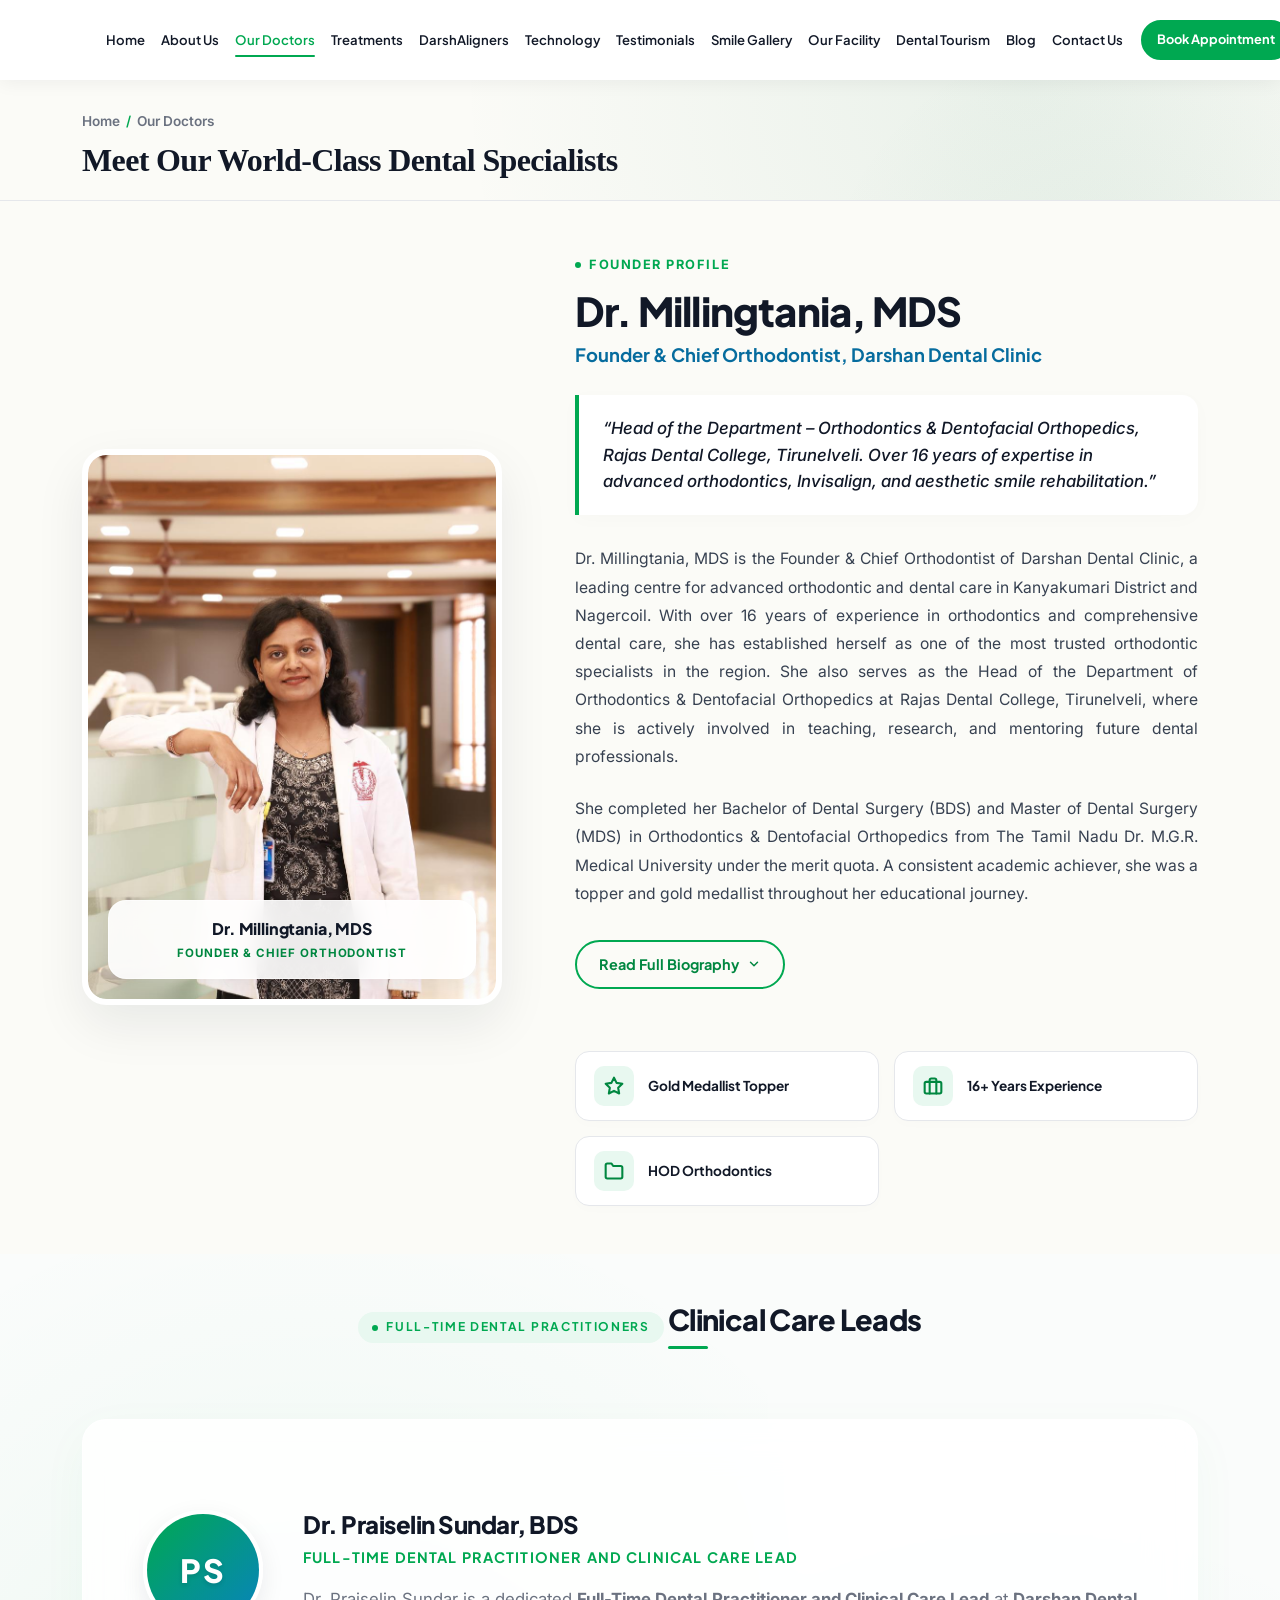
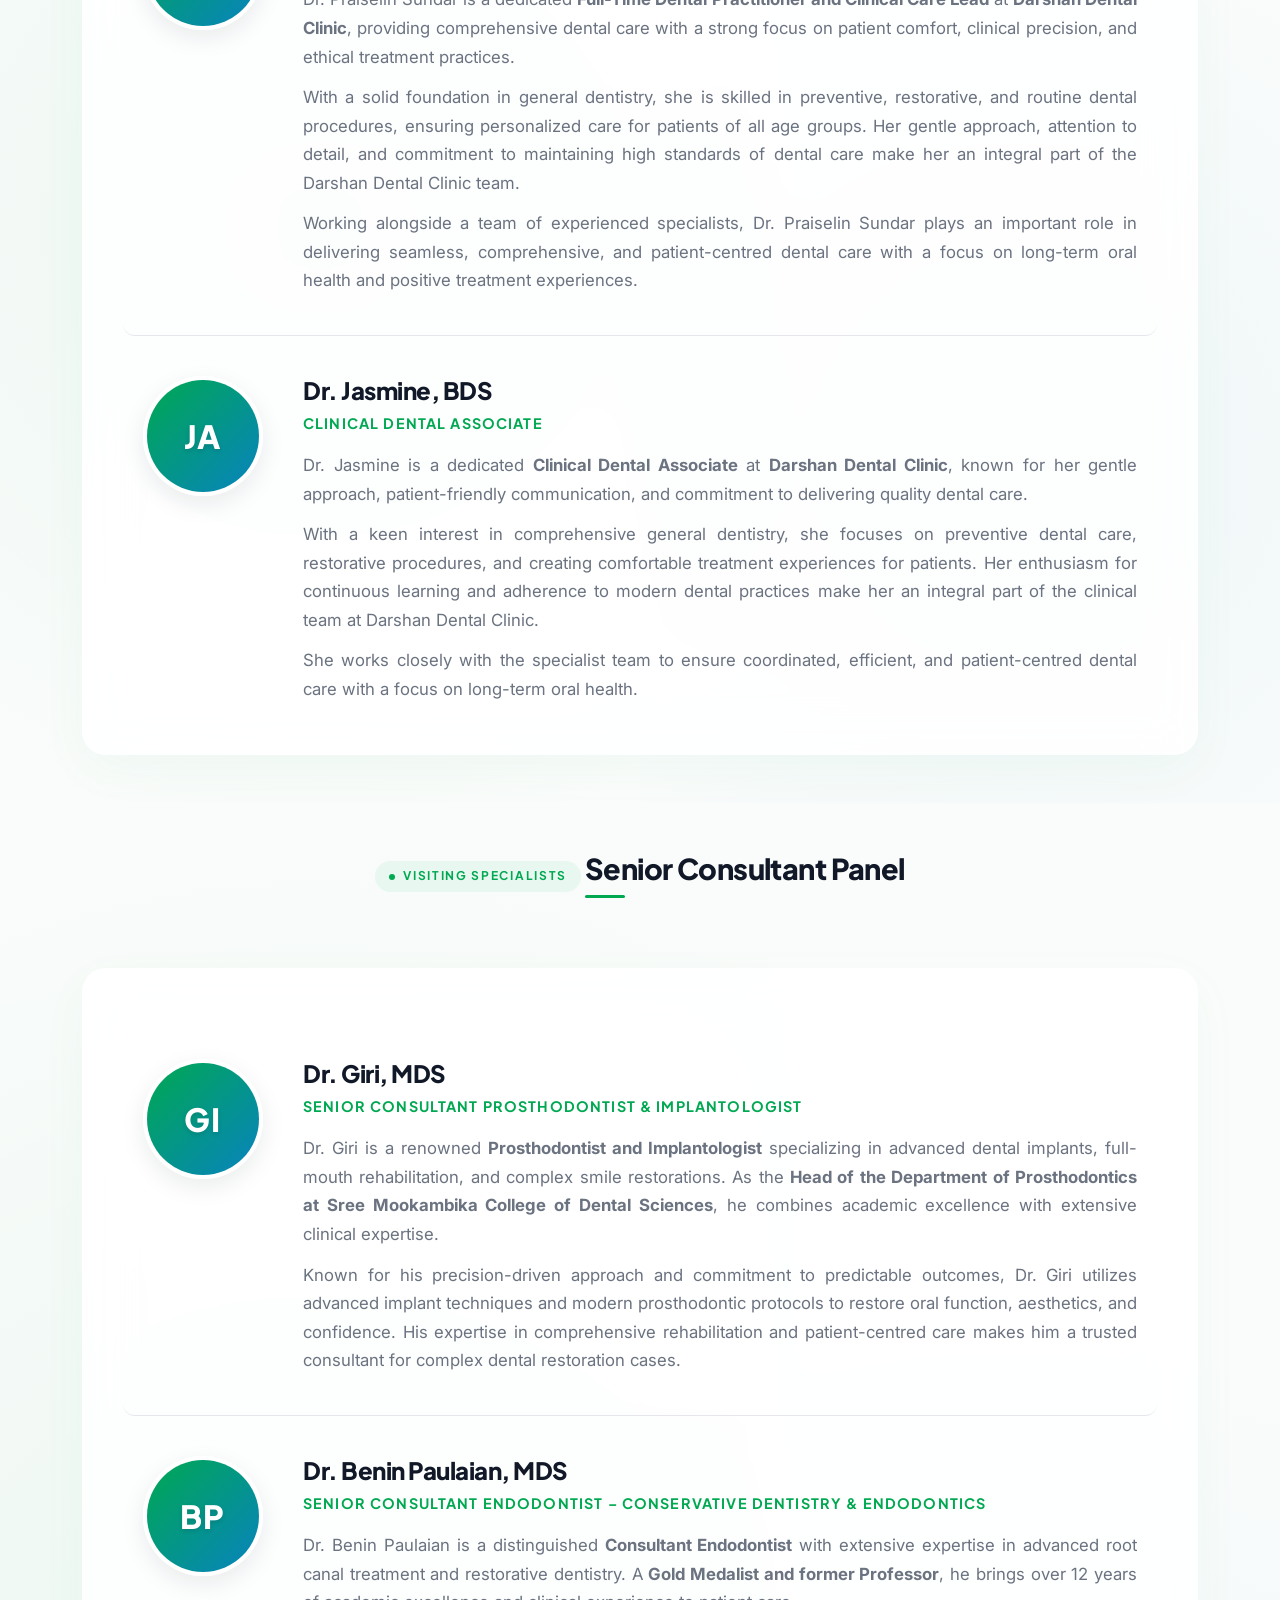
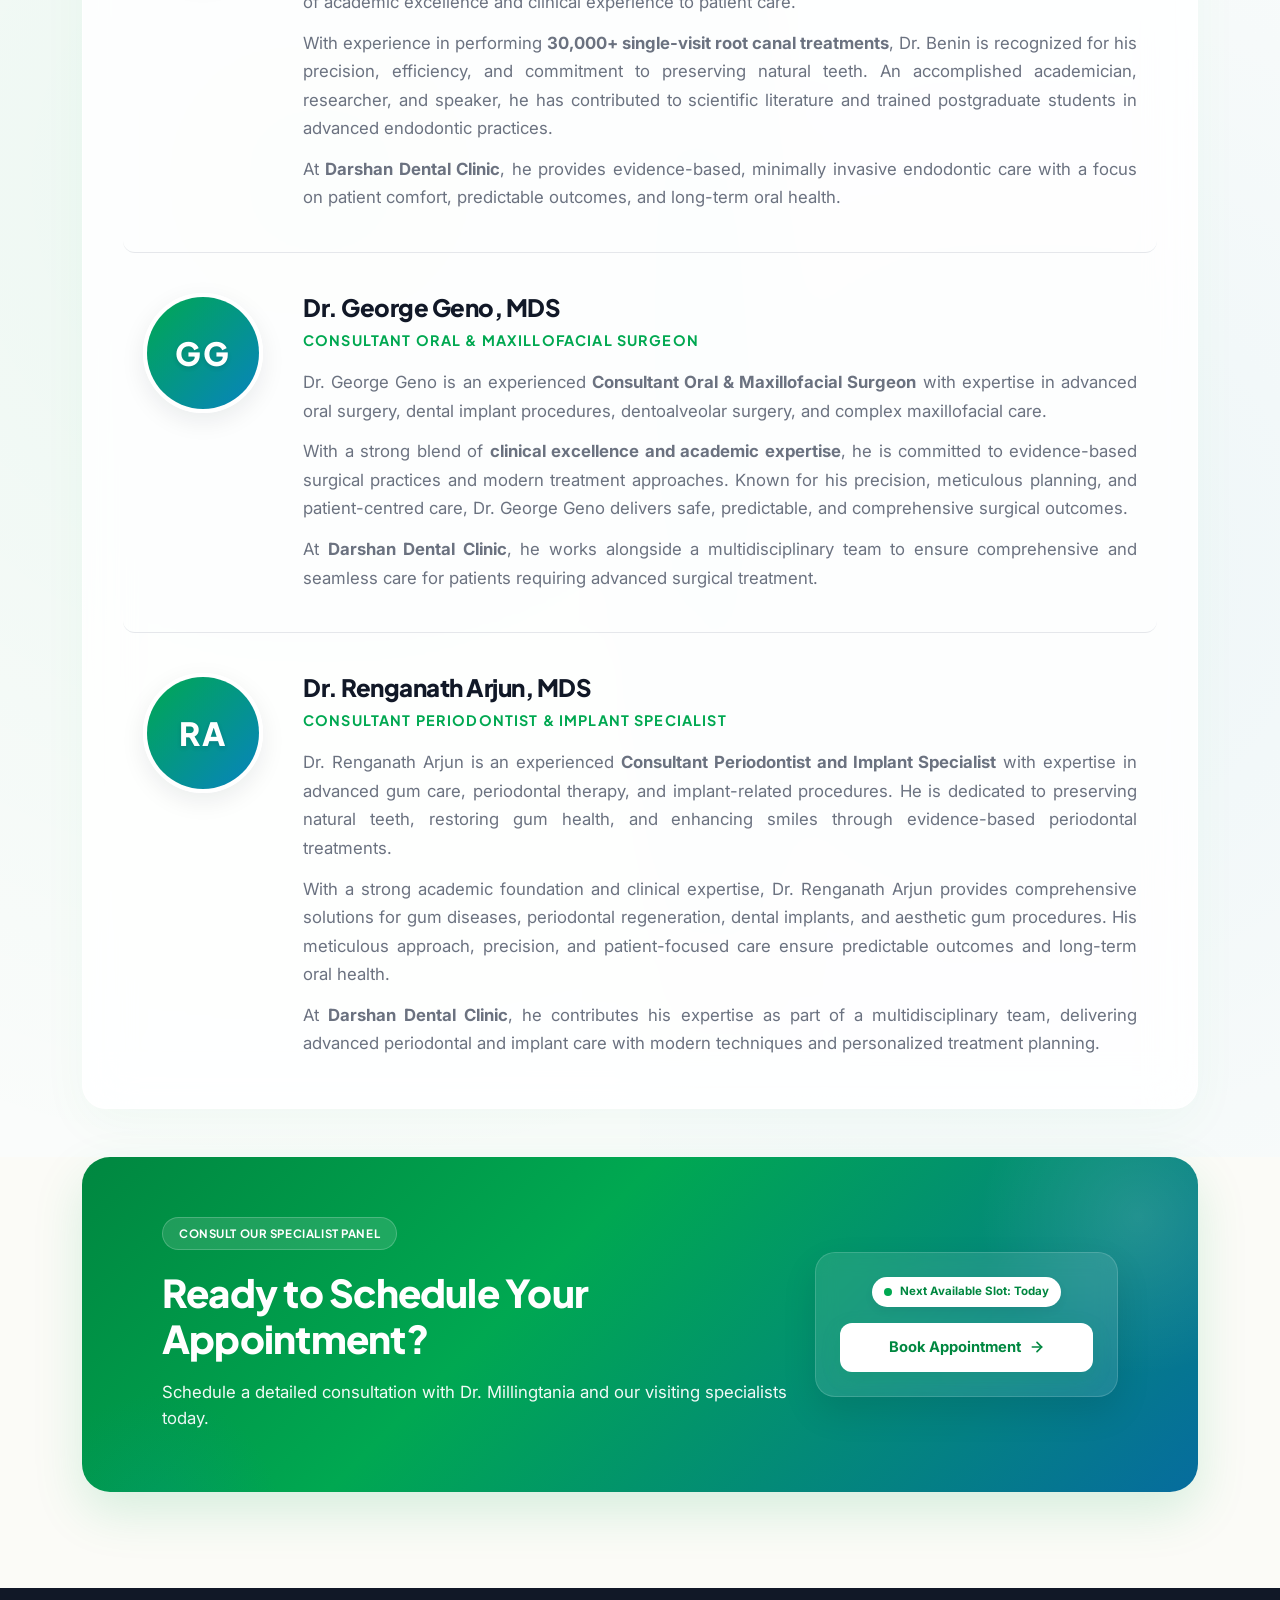
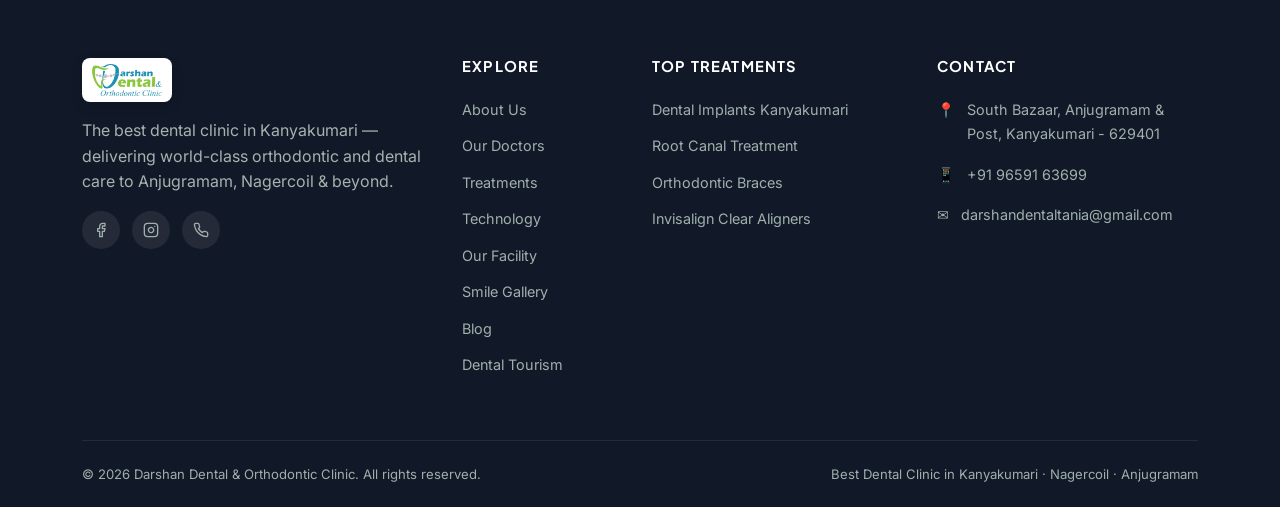
<file: doctors.html>
<!DOCTYPE html>
<html lang="en">
<head>
<meta charset="UTF-8">
<meta name="viewport" content="width=device-width, initial-scale=1.0">
<title>Our Doctors | Best Dental Clinic in Kanyakumari — Darshan Dental</title>
<meta name="description" content="Meet the expert dentists and specialists at Darshan Dental Clinic, Kanyakumari. Led by Dr. Millingtania, MDS, our team offers Invisalign, implants, and oral surgery.">
<meta name="keywords" content="Best Dentist Kanyakumari, Top Orthodontist Nagercoil, Dr Milling Tania Niranjan, Dr Tania Niranjan, Dr SD Milling Tania Niranjan MDS, Implant Specialist Kanyakumari, Root Canal Specialist Nagercoil, Prosthodontist Kanyakumari, Pediatric Dentist Anjugramam, Oral Surgeon Kanyakumari, Invisalign Specialist Doctor, Best Teeth Doctor Near Me, Experienced Dental Surgeons Tamil Nadu, MDS orthodontist Kanyakumari, endodontist Nagercoil, dental implantologist Tamil Nadu, periodontist gum specialist, oral and maxillofacial surgeon Kanyakumari, pediatric dental specialist Nagercoil, certified aligner doctor, best dental doctor consultation, top dentist near me, lady dentist in Kanyakumari, expert dental consultation Nagercoil, tooth specialist doctor Tamil Nadu, best lady dentist near me, female orthodontist Kanyakumari, senior dental surgeon Nagercoil, consultant implantologist Kanyakumari, expert endodontist Kanyakumari, top pedodontist Tamil Nadu, maxillofacial surgeon consultation Nagercoil, orthodontic specialist doctor Anjugramam, best smile designer doctor Tamil Nadu, board certified dentist Kanyakumari, teeth doctor online appointment, Dr Milling Tania credentials, specialist dental surgeon team South India, Dental Experts Anjugramam, Specialist Dentists Kanyakumari District, Dental Professionals Nagercoil, Orthodontic Doctor Consultation Tamil Nadu, MDS Dentist Anjugramam, Dental Care Specialists South Tamil Nadu, Experienced Orthodontic Consultant, Dental Surgeon Near Anjugramam, Dentist Profile Kanyakumari, Meet Our Dental Team, Dental Specialist Qualifications, Orthodontic Treatment Expert Nagercoil, Smile Correction Specialist Kanyakumari, Clear Aligner Doctor Anjugramam, Braces Specialist Nagercoil, Dental Implant Consultation Kanyakumari, Tooth Restoration Specialist Tamil Nadu, Gum Care Dentist Nagercoil, Children's Dental Care Specialist, Family Dental Doctor Anjugramam, Dental Diagnosis and Treatment Kanyakumari, Personalised Dental Consultation, Professional Dental Care Team, Trusted Dentist South Tamil Nadu, Dental Specialist Appointment Nagercoil, Oral Health Experts Kanyakumari, Dental Treatment Guidance Anjugramam, Orthodontic Care for Adults and Teens, Dental Clinic Doctors Kanyakumari, Darshan Dental Medical Team">
<link rel="icon" href="Favicon.png" type="image/x-png">
<link rel="preconnect" href="https://fonts.googleapis.com">
<link href="https://fonts.googleapis.com/css2?family=Plus+Jakarta+Sans:wght@500;600;700;800&family=Inter:wght@400;500;600&display=swap" rel="stylesheet">
<link href="https://cdn.jsdelivr.net/npm/bootstrap@5.3.3/dist/css/bootstrap.min.css" rel="stylesheet">
<link rel="stylesheet" href="css/style.css">
</head>
<body>

<!-- NAVBAR -->
<nav class="navbar navbar-expand-xl navbar-darshan">
  <div class="container">
    <a class="navbar-brand" href="index.html">
      <img src="images/logo.png" alt="Darshan Dental Clinic" class="navbar-logo">
    </a>
    <button class="navbar-toggler" type="button" data-bs-toggle="collapse" data-bs-target="#navMain" aria-controls="navMain" aria-expanded="false" aria-label="Toggle navigation">
      <span class="navbar-toggler-icon"></span>
    </button>
    <div class="collapse navbar-collapse" id="navMain">
      <ul class="navbar-nav ms-auto align-items-lg-center">
        <li class="nav-item"><a class="nav-link" href="index.html">Home</a></li>
        <li class="nav-item"><a class="nav-link" href="about.html">About Us</a></li>
        <li class="nav-item"><a class="nav-link active" href="doctors.html">Our Doctors</a></li>
        <li class="nav-item"><a class="nav-link" href="treatments.html">Treatments</a></li>
        <li class="nav-item"><a class="nav-link" href="darshaligners.html">DarshAligners</a></li>
        <li class="nav-item"><a class="nav-link" href="technology.html">Technology</a></li>
        <li class="nav-item"><a class="nav-link" href="testimonials.html">Testimonials</a></li>
        <li class="nav-item"><a class="nav-link" href="gallery.html">Smile Gallery</a></li>
        <li class="nav-item"><a class="nav-link" href="facility.html">Our Facility</a></li>
        <li class="nav-item"><a class="nav-link" href="tourism.html">Dental Tourism</a></li>
        <li class="nav-item"><a class="nav-link" href="blog.html">Blog</a></li>
        <li class="nav-item"><a class="nav-link" href="contact.html">Contact Us</a></li>
        <li class="nav-item nav-cta"><a class="btn-brand" href="contact.html">Book Appointment</a></li>
      </ul>
    </div>
  </div>
</nav>

<!-- PAGE HEADER -->
<div class="page-header" style="padding: 30px 0 20px; background: var(--bg); position: relative; overflow: hidden;">
  <div class="container position-relative z-1">
    <div class="breadcrumb-brand mb-2" style="font-size: 0.85rem;"><a href="index.html">Home</a><span>/</span>Our Doctors</div>
    <h1 class="serif-heading" style="font-size: clamp(1.5rem, 2.5vw, 2.8rem); color: var(--dark); max-width: 800px; line-height: 1.2;">Meet Our World-Class Dental Specialists</h1>
  </div>
  <!-- Abstract background element -->
  <div style="position:absolute; top:-50%; right:-10%; width:600px; height:600px; background:radial-gradient(circle, rgba(26,122,76,0.05) 0%, rgba(255,255,255,0) 70%); border-radius:50%; z-index:0; pointer-events: none;"></div>
</div>

<!-- ============================================================
     FOUNDER SECTION
     ============================================================ -->
<section class="section founder-section pt-5 pb-5">
  <div class="container">
    <div class="row align-items-center gy-5">

      <!-- Photo -->
      <div class="col-lg-5">
        <div class="founder-portrait-frame reveal scale-in">
          <img src="images/Dr Tania.jpeg" alt="Dr. Millingtania, MDS Orthodontist — Best Dentist in Kanyakumari">
          <div class="founder-floating-badge">
            <span class="badge-title">Dr. Millingtania, MDS</span>
            <span class="badge-sub">Founder &amp; Chief Orthodontist</span>
          </div>
        </div>
      </div>

      <!-- Bio -->
      <div class="col-lg-7 founder-bio-col">
        <div class="founder-eyebrow">Founder Profile</div>
        
        <h2 class="founder-name">Dr. Millingtania, MDS</h2>
        <div class="founder-cred">Founder &amp; Chief Orthodontist, Darshan Dental Clinic</div>
        
        <div class="founder-quote-box reveal from-right">
          <p>“Head of the Department – Orthodontics &amp; Dentofacial Orthopedics, Rajas Dental College, Tirunelveli. Over 16 years of expertise in advanced orthodontics, Invisalign, and aesthetic smile rehabilitation.”</p>
        </div>

        <p class="founder-bio-text reveal from-right">Dr. Millingtania, MDS is the Founder &amp; Chief Orthodontist of Darshan Dental Clinic, a leading centre for advanced orthodontic and dental care in Kanyakumari District and Nagercoil. With over 16 years of experience in orthodontics and comprehensive dental care, she has established herself as one of the most trusted orthodontic specialists in the region. She also serves as the Head of the Department of Orthodontics &amp; Dentofacial Orthopedics at Rajas Dental College, Tirunelveli, where she is actively involved in teaching, research, and mentoring future dental professionals.</p>

        <p class="founder-bio-text reveal from-right">She completed her Bachelor of Dental Surgery (BDS) and Master of Dental Surgery (MDS) in Orthodontics &amp; Dentofacial Orthopedics from The Tamil Nadu Dr. M.G.R. Medical University under the merit quota. A consistent academic achiever, she was a topper and gold medallist throughout her educational journey.</p>

        <!-- Collapsible Extended Bio -->
        <div class="collapse founder-bio-expanded" id="founderBioExpanded">
          <p class="founder-bio-text">Dr. Millingtania is widely recognized as a leading Invisalign and clear aligner specialist in Kanyakumari District and Nagercoil. As an Invisalign-certified provider, she has successfully managed a wide range of orthodontic cases using advanced digital treatment planning and customized clear aligner therapy. Her expertise in aesthetic orthodontics allows patients to achieve beautifully aligned smiles through comfortable, discreet, and predictable treatment options.</p>

          <p class="founder-bio-text">Driven by a vision to make advanced aligner treatment more accessible, she founded Darsh Aligners, the in-house clear aligner division of Darshan Dental Clinic. Combining digital smile analysis, advanced treatment planning, and customized aligner technology, Darsh Aligners provides precise, comfortable, and affordable orthodontic solutions. Today, Darshan Dental Clinic has become a preferred destination for Invisalign treatment and clear aligners in Kanyakumari District and Nagercoil, serving patients from across Tamil Nadu, India, and overseas.</p>

          <p class="founder-bio-text">In addition to orthodontics, Dr. Millingtania has expertise in implant dentistry and multidisciplinary smile rehabilitation, integrating orthodontics, implants, smile design, and restorative dentistry to achieve optimal functional and aesthetic outcomes.</p>

          <p class="founder-bio-text">An accomplished academician, researcher, and speaker, Dr. Millingtania has authored several scientific publications and has delivered lectures and scientific presentations at numerous national and international dental conferences. She has also mentored and trained several undergraduate and postgraduate dental students, contributing significantly to the advancement of orthodontic education and clinical practice.</p>

          <p class="founder-bio-text">Under her leadership, Darshan Dental Clinic has established itself as one of the most trusted centres for Invisalign, clear aligners, braces, smile design, and advanced orthodontic treatment in Kanyakumari District and Nagercoil. Her commitment to clinical excellence, innovation, research, and patient-centred care continues to make her a preferred choice for patients seeking modern orthodontic solutions and confident, healthy smiles.</p>
        </div>

        <button type="button" class="btn-bio-toggle mt-2" id="toggleBioBtn">
          <span class="btn-text">Read Full Biography</span>
          <svg class="toggle-icon" width="14" height="14" viewBox="0 0 24 24" fill="none" stroke="currentColor" stroke-width="2.5" stroke-linecap="round" stroke-linejoin="round"><polyline points="6 9 12 15 18 9"/></svg>
        </button>

        <!-- Achievements Grid -->
        <div class="founder-achievements-grid reveal from-bottom">
          <div class="achievement-item">
            <div class="achievement-icon">
              <svg viewBox="0 0 24 24" fill="none" stroke="currentColor" stroke-width="2.5" stroke-linecap="round" stroke-linejoin="round"><path d="M12 2l3.09 6.26L22 9.27l-5 4.87 1.18 6.88L12 17.77l-6.18 3.25L7 14.14 2 9.27l6.91-1.01L12 2z"/></svg>
            </div>
            <span class="achievement-text">Gold Medallist Topper</span>
          </div>
          
          <div class="achievement-item">
            <div class="achievement-icon">
              <svg viewBox="0 0 24 24" fill="none" stroke="currentColor" stroke-width="2.5" stroke-linecap="round" stroke-linejoin="round"><rect x="2" y="7" width="20" height="14" rx="2" ry="2"/><path d="M16 21V5a2 2 0 0 0-2-2h-4a2 2 0 0 0-2 2v16"/></svg>
            </div>
            <span class="achievement-text">16+ Years Experience</span>
          </div>
          
          <div class="achievement-item">
            <div class="achievement-icon">
              <svg viewBox="0 0 24 24" fill="none" stroke="currentColor" stroke-width="2.5" stroke-linecap="round" stroke-linejoin="round"><path d="M22 19a2 2 0 0 1-2 2H4a2 2 0 0 1-2-2V5a2 2 0 0 1 2-2h5l2 3h9a2 2 0 0 1 2 2z"/></svg>
            </div>
            <span class="achievement-text">HOD Orthodontics</span>
          </div>
        </div>

      </div>

    </div>
  </div>
</section>

<!-- ============================================================
     CLINICAL TEAM (Full-Time Practitioners)
     ============================================================ -->
<section class="section bg-mesh-premium pt-5 pb-5">
  <div class="container">
    
    <div class="text-center mb-4">
      <div class="eyebrow mx-auto">Full-Time Dental Practitioners</div>
      <h2 class="doc-section-heading d-inline-block">Clinical Care Leads</h2>
    </div>

    <div class="glass-panel">
      <div class="doc-list-layout">
        
        <!-- Dr. Praiselin Sundar -->
      <div class="doctor-row reveal from-bottom">
        <div class="doc-row-avatar">
          <div class="doc-row-avatar-placeholder">PS</div>
        </div>
        <div class="doc-row-content">
          <h3>Dr. Praiselin Sundar, BDS</h3>
          <div class="doc-row-role">Full-Time Dental Practitioner and Clinical Care Lead</div>
          <p>Dr. Praiselin Sundar is a dedicated <strong>Full-Time Dental Practitioner and Clinical Care Lead</strong> at <strong>Darshan Dental Clinic</strong>, providing comprehensive dental care with a strong focus on patient comfort, clinical precision, and ethical treatment practices.</p>
          <p>With a solid foundation in general dentistry, she is skilled in preventive, restorative, and routine dental procedures, ensuring personalized care for patients of all age groups. Her gentle approach, attention to detail, and commitment to maintaining high standards of dental care make her an integral part of the Darshan Dental Clinic team.</p>
          <p>Working alongside a team of experienced specialists, Dr. Praiselin Sundar plays an important role in delivering seamless, comprehensive, and patient-centred dental care with a focus on long-term oral health and positive treatment experiences.</p>
        </div>
      </div>

      <!-- Dr. Jasmine -->
      <div class="doctor-row reveal from-bottom" style="--delay: 0.1s">
        <div class="doc-row-avatar">
          <div class="doc-row-avatar-placeholder">JA</div>
        </div>
        <div class="doc-row-content">
          <h3>Dr. Jasmine, BDS</h3>
          <div class="doc-row-role">Clinical Dental Associate</div>
          <p>Dr. Jasmine is a dedicated <strong>Clinical Dental Associate</strong> at <strong>Darshan Dental Clinic</strong>, known for her gentle approach, patient-friendly communication, and commitment to delivering quality dental care.</p>
          <p>With a keen interest in comprehensive general dentistry, she focuses on preventive dental care, restorative procedures, and creating comfortable treatment experiences for patients. Her enthusiasm for continuous learning and adherence to modern dental practices make her an integral part of the clinical team at Darshan Dental Clinic.</p>
          <p>She works closely with the specialist team to ensure coordinated, efficient, and patient-centred dental care with a focus on long-term oral health.</p>
        </div>
      </div>

    </div>
    </div> <!-- End glass-panel -->

  </div>
</section>

<!-- ============================================================
     CONSULTANTS SECTION
     ============================================================ -->
<section class="section bg-mesh-premium pt-5 pb-5">
  <div class="container">

    <div class="text-center mb-4">
      <div class="eyebrow mx-auto">Visiting Specialists</div>
      <h2 class="doc-section-heading d-inline-block">Senior Consultant Panel</h2>
    </div>

    <div class="glass-panel">
      <div class="doc-list-layout">

      <!-- Dr. Giri -->
      <div class="doctor-row reveal from-bottom">
        <div class="doc-row-avatar">
          <div class="doc-row-avatar-placeholder">GI</div>
        </div>
        <div class="doc-row-content">
          <h3>Dr. Giri, MDS</h3>
          <div class="doc-row-role">Senior Consultant Prosthodontist &amp; Implantologist</div>
          <p>Dr. Giri is a renowned <strong>Prosthodontist and Implantologist</strong> specializing in advanced dental implants, full-mouth rehabilitation, and complex smile restorations. As the <strong>Head of the Department of Prosthodontics at Sree Mookambika College of Dental Sciences</strong>, he combines academic excellence with extensive clinical expertise.</p>
          <p>Known for his precision-driven approach and commitment to predictable outcomes, Dr. Giri utilizes advanced implant techniques and modern prosthodontic protocols to restore oral function, aesthetics, and confidence. His expertise in comprehensive rehabilitation and patient-centred care makes him a trusted consultant for complex dental restoration cases.</p>
        </div>
      </div>

      <!-- Dr. Benin Paulaian -->
      <div class="doctor-row reveal from-bottom" style="--delay: 0.1s">
        <div class="doc-row-avatar">
          <div class="doc-row-avatar-placeholder">BP</div>
        </div>
        <div class="doc-row-content">
          <h3>Dr. Benin Paulaian, MDS</h3>
          <div class="doc-row-role">Senior Consultant Endodontist – Conservative Dentistry &amp; Endodontics</div>
          <p>Dr. Benin Paulaian is a distinguished <strong>Consultant Endodontist</strong> with extensive expertise in advanced root canal treatment and restorative dentistry. A <strong>Gold Medalist and former Professor</strong>, he brings over 12 years of academic excellence and clinical experience to patient care.</p>
          <p>With experience in performing <strong>30,000+ single-visit root canal treatments</strong>, Dr. Benin is recognized for his precision, efficiency, and commitment to preserving natural teeth. An accomplished academician, researcher, and speaker, he has contributed to scientific literature and trained postgraduate students in advanced endodontic practices.</p>
          <p>At <strong>Darshan Dental Clinic</strong>, he provides evidence-based, minimally invasive endodontic care with a focus on patient comfort, predictable outcomes, and long-term oral health.</p>
        </div>
      </div>

      <!-- Dr. George Geno -->
      <div class="doctor-row reveal from-bottom" style="--delay: 0.2s">
        <div class="doc-row-avatar">
          <div class="doc-row-avatar-placeholder">GG</div>
        </div>
        <div class="doc-row-content">
          <h3>Dr. George Geno, MDS</h3>
          <div class="doc-row-role">Consultant Oral &amp; Maxillofacial Surgeon</div>
          <p>Dr. George Geno is an experienced <strong>Consultant Oral &amp; Maxillofacial Surgeon</strong> with expertise in advanced oral surgery, dental implant procedures, dentoalveolar surgery, and complex maxillofacial care.</p>
          <p>With a strong blend of <strong>clinical excellence and academic expertise</strong>, he is committed to evidence-based surgical practices and modern treatment approaches. Known for his precision, meticulous planning, and patient-centred care, Dr. George Geno delivers safe, predictable, and comprehensive surgical outcomes.</p>
          <p>At <strong>Darshan Dental Clinic</strong>, he works alongside a multidisciplinary team to ensure comprehensive and seamless care for patients requiring advanced surgical treatment.</p>
        </div>
      </div>

      <!-- Dr. Renganath Arjun -->
      <div class="doctor-row reveal from-bottom" style="--delay: 0.3s">
        <div class="doc-row-avatar">
          <div class="doc-row-avatar-placeholder">RA</div>
        </div>
        <div class="doc-row-content">
          <h3>Dr. Renganath Arjun, MDS</h3>
          <div class="doc-row-role">Consultant Periodontist &amp; Implant Specialist</div>
          <p>Dr. Renganath Arjun is an experienced <strong>Consultant Periodontist and Implant Specialist</strong> with expertise in advanced gum care, periodontal therapy, and implant-related procedures. He is dedicated to preserving natural teeth, restoring gum health, and enhancing smiles through evidence-based periodontal treatments.</p>
          <p>With a strong academic foundation and clinical expertise, Dr. Renganath Arjun provides comprehensive solutions for gum diseases, periodontal regeneration, dental implants, and aesthetic gum procedures. His meticulous approach, precision, and patient-focused care ensure predictable outcomes and long-term oral health.</p>
          <p>At <strong>Darshan Dental Clinic</strong>, he contributes his expertise as part of a multidisciplinary team, delivering advanced periodontal and implant care with modern techniques and personalized treatment planning.</p>
        </div>
      </div>

    </div>
    </div> <!-- End glass-panel -->

  </div>
</section>

<!-- CALL TO ACTION -->
<section class="section pt-0">
  <div class="container">
    <div class="cta-band reveal">
      <div class="row align-items-center text-start">
        <div class="col-lg-8">
          <span class="cta-badge">Consult Our Specialist Panel</span>
          <h2>Ready to Schedule Your Appointment?</h2>
          <p class="mb-lg-0">Schedule a detailed consultation with Dr. Millingtania and our visiting specialists today.</p>
        </div>
        <div class="col-lg-4 text-lg-end mt-4 mt-lg-0">
          <a href="contact.html" class="cta-action-card">
            <span class="cta-slot-badge"><span class="pulse-dot"></span> Next Available Slot: Today</span>
            <span class="cta-action-btn">Book Appointment <svg width="16" height="16" viewBox="0 0 24 24" fill="none" stroke="currentColor" stroke-width="2.5" stroke-linecap="round" stroke-linejoin="round"><line x1="5" y1="12" x2="19" y2="12"></line><polyline points="12 5 19 12 12 19"></polyline></svg></span>
          </a>
        </div>
      </div>
    </div>
  </div>
</section>

<!-- FOOTER -->
<footer class="site-footer">
  <div class="container">
    <div class="row gy-4">
      <div class="col-lg-4">
        <a class="navbar-brand d-inline-flex mb-3" href="index.html">
          <img src="images/logo.png" alt="Darshan Dental Clinic" class="footer-logo">
        </a>
        <p>The best dental clinic in Kanyakumari — delivering world-class orthodontic and dental care to Anjugramam, Nagercoil &amp; beyond.</p>
        <a href="https://www.facebook.com/darshan.dental.50" class="social-round" aria-label="Facebook" target="_blank" rel="noopener"><svg width="16" height="16" viewBox="0 0 24 24" fill="none" stroke="currentColor" stroke-width="2" stroke-linecap="round" stroke-linejoin="round"><path d="M18 2h-3a5 5 0 0 0-5 5v3H7v4h3v8h4v-8h3l1-4h-4V7a1 1 0 0 1 1-1h3z"></path></svg></a>
        <a href="https://www.instagram.com/darshan.dental.50?igsh=bmlhaGJtMXkyZTBy" class="social-round" aria-label="Instagram" target="_blank" rel="noopener"><svg width="16" height="16" viewBox="0 0 24 24" fill="none" stroke="currentColor" stroke-width="2" stroke-linecap="round" stroke-linejoin="round"><rect x="2" y="2" width="20" height="20" rx="5" ry="5"></rect><path d="M16 11.37A4 4 0 1 1 12.63 8 4 4 0 0 1 16 11.37z"></path><line x1="17.5" y1="6.5" x2="17.51" y2="6.5"></line></svg></a>
        <a href="tel:+919659163699" class="social-round" aria-label="Call Us"><svg width="16" height="16" viewBox="0 0 24 24" fill="none" stroke="currentColor" stroke-width="2" stroke-linecap="round" stroke-linejoin="round"><path d="M22 16.92v3a2 2 0 0 1-2.18 2 19.79 19.79 0 0 1-8.63-3.07 19.5 19.5 0 0 1-6-6 19.79 19.79 0 0 1-3.07-8.67A2 2 0 0 1 4.11 2h3a2 2 0 0 1 2 1.72 12.84 12.84 0 0 0 .7 2.81 2 2 0 0 1-.45 2.11L8.09 9.91a16 16 0 0 0 6 6l1.27-1.27a2 2 0 0 1 2.11-.45 12.84 12.84 0 0 0 2.81.7A2 2 0 0 1 22 16.92z"></path></svg></a>
      </div>
      <div class="col-lg-2 col-6">
        <h6>Explore</h6>
        <ul>
          <li><a href="about.html">About Us</a></li>
          <li><a href="doctors.html">Our Doctors</a></li>
          <li><a href="treatments.html">Treatments</a></li>
          <li><a href="technology.html">Technology</a></li>
          <li><a href="facility.html">Our Facility</a></li>
          <li><a href="gallery.html">Smile Gallery</a></li>
          <li><a href="blog.html">Blog</a></li>
          <li><a href="tourism.html">Dental Tourism</a></li>
        </ul>
      </div>
      <div class="col-lg-3 col-6">
        <h6>Top Treatments</h6>
        <ul>
          <li><a href="treatments.html">Dental Implants Kanyakumari</a></li>
          <li><a href="treatments.html">Root Canal Treatment</a></li>
          <li><a href="treatments.html">Orthodontic Braces</a></li>
          <li><a href="treatments.html">Invisalign Clear Aligners</a></li>
        </ul>
      </div>
      <div class="col-lg-3">
        <h6>Contact</h6>
        <div class="foot-contact">📍 <span>South Bazaar, Anjugramam &amp; Post, Kanyakumari - 629401</span></div>
        <div class="foot-contact">📱 <a href="tel:+919659163699">+91 96591 63699</a></div>
        <div class="foot-contact">✉ <a href="mailto:darshandentaltania@gmail.com">darshandentaltania@gmail.com</a></div>
      </div>
    </div>
    <div class="footer-bottom">
      <span>© 2026 Darshan Dental &amp; Orthodontic Clinic. All rights reserved.</span>
      <span>Best Dental Clinic in Kanyakumari · Nagercoil · Anjugramam</span>
    </div>
  </div>
</footer>

<button id="backToTop" class="back-to-top" aria-label="Back to top">↑</button>
<script src="https://cdn.jsdelivr.net/npm/bootstrap@5.3.3/dist/js/bootstrap.bundle.min.js"></script>
<script src="js/script.js"></script>
</body>
</html>
</file>
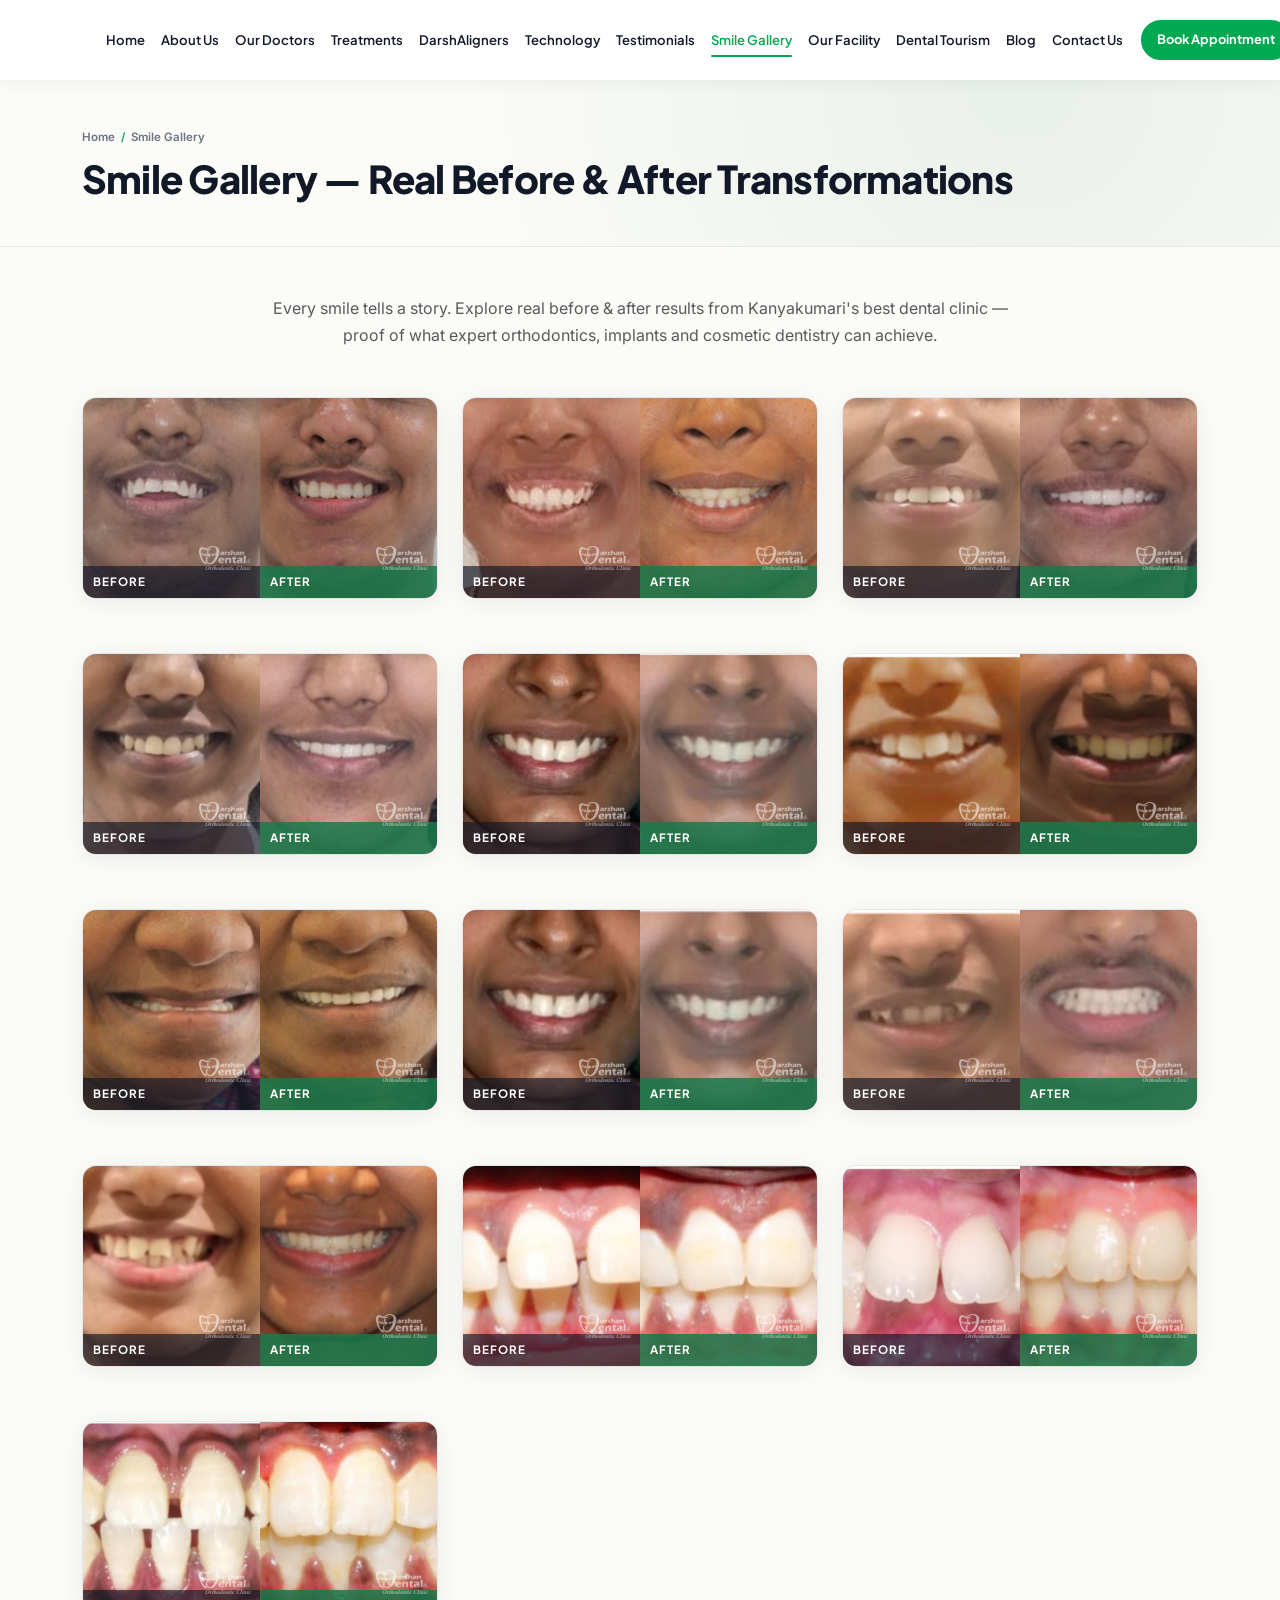
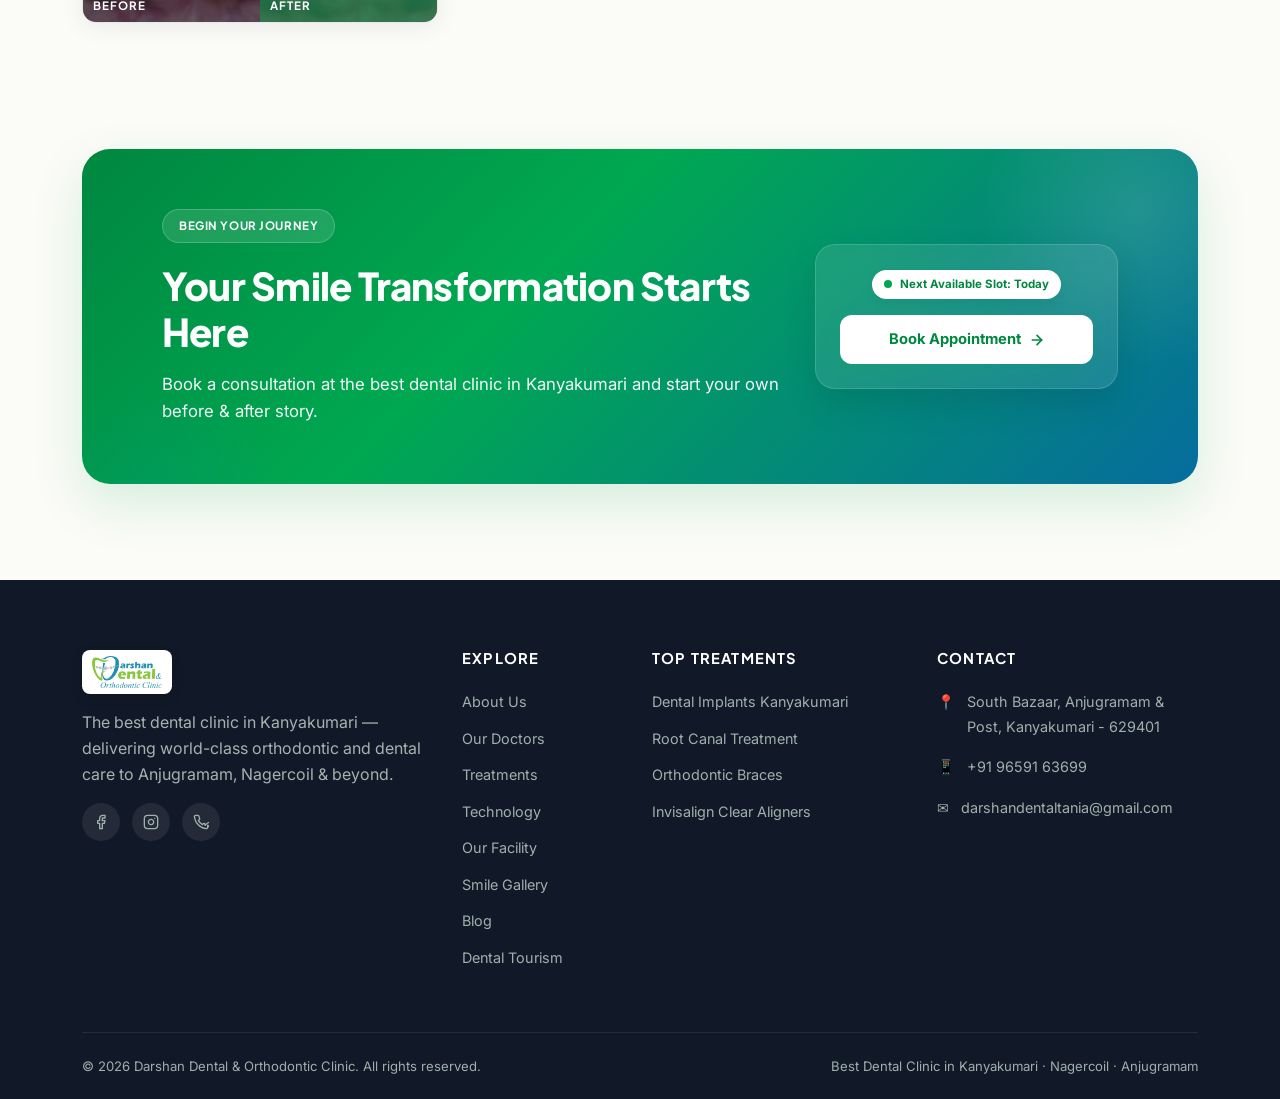
<file: gallery.html>
<!DOCTYPE html>
<html lang="en">
<head>
<meta charset="UTF-8">
<meta name="viewport" content="width=device-width, initial-scale=1.0">
<title>Smile Gallery — Before &amp; After | Best Dental Clinic in Kanyakumari</title>
<meta name="description" content="See real before & after smile transformations from Darshan Dental, the best dental clinic in Kanyakumari — braces, implants, veneers, Invisalign & smile makeovers.">
<meta name="keywords" content="Smile Makeover Kanyakumari, Before and After Braces Results, Dental Implant Before and After Photos, Teeth Alignment Before After Nagercoil, Cosmetic Dentistry Smile Gallery, Dental Veneers Before After, Diastema Gap Closure Photos, Smile Transformation Clinic Tamil Nadu, crooked teeth before after photos, dental bridge results pictures, teeth whitening before after Kanyakumari, clear aligners progress photos, smile reconstruction photos Nagercoil, dental aesthetic transformations, composite bonding before after, smile design pictures, real patient results Darshan Dental, teeth gap closure before after photos, overbite correction before after Kanyakumari, full mouth rehabilitation before and after, dental crown before after pictures Nagercoil, gummy smile correction results, discolored teeth whitening results photos, crooked teeth straightening photos Tamil Nadu, dental case studies photos Kanyakumari, smile makeover transformation portfolio, DarshAligners before after cases, Orthodontic treatment results Kanyakumari, teeth straightening progress pictures Nagercoil, dental correction case photos Tamil Nadu, smile improvement before and after Anjugramam, dental alignment treatment outcomes Kanyakumari, braces progress gallery Nagercoil, fixed braces results Tamil Nadu, clear aligner treatment results Kanyakumari, orthodontic case portfolio Nagercoil, dental gap correction results Anjugramam, uneven teeth correction photos Tamil Nadu, smile symmetry correction Kanyakumari, natural looking smile restoration Nagercoil, dental restoration case gallery Tamil Nadu, crown and bridge treatment outcomes Kanyakumari, missing tooth replacement results Nagercoil, implant supported crown results Tamil Nadu, restorative dentistry before and after Kanyakumari, cosmetic dental treatment outcomes Nagercoil, aesthetic tooth restoration photos Anjugramam, professional dental cleaning results Kanyakumari, gum health improvement photos Nagercoil, stain removal dental results Tamil Nadu, tooth discoloration treatment outcomes Kanyakumari, smile enhancement case studies Nagercoil, dental rehabilitation photo gallery Anjugramam, anterior teeth restoration results Tamil Nadu, front tooth repair before and after Kanyakumari, dental bonding treatment outcomes Nagercoil, smile correction case gallery Tamil Nadu, dental treatment progress photos Kanyakumari, orthodontic case documentation Nagercoil, dental case presentation Anjugramam, clinical smile improvement examples Tamil Nadu, personalized smile correction results Kanyakumari, dental treatment outcome gallery Nagercoil, dental restoration progress photos Anjugramam, tooth shape correction results Tamil Nadu, dental aesthetics case portfolio Kanyakumari, smile design treatment examples Nagercoil, dental care results gallery Anjugramam, patient smile improvement portfolio Tamil Nadu, dental treatment comparison photos Kanyakumari, teeth alignment case examples Nagercoil, cosmetic tooth repair gallery Anjugramam, dental restoration examples Tamil Nadu, orthodontic smile gallery Kanyakumari, Darshan Dental braces results, Darshan Dental smile gallery Kanyakumari, Darshan Dental dental implant results, Darshan Dental tooth restoration cases, Darshan Dental teeth alignment photos, Darshan Dental cosmetic dentistry results, Darshan Dental whitening treatment results, Darshan Dental smile correction gallery, Darshan Dental orthodontic case photos, Darshan Dental dental treatment outcomes, teeth braces before and after photos Kanyakumari, clear aligners before after results Nagercoil, dental implant before after pictures Tamil Nadu, smile makeover photos Kanyakumari, teeth gap closure before after images, crooked teeth straightening photos Nagercoil, cosmetic dental veneers before after gallery, dental crowns and bridges transformation photos, gummy smile correction before after Kanyakumari, laser gum depigmentation results pictures, teeth whitening before after photos Nagercoil, fractured front tooth repair photos, full mouth reconstruction before after gallery, overbite correction photos Kanyakumari, underbite fix before after results, dental case photos Darshan Dental Anjugramam, real patient smile makeover pictures Tamil Nadu, orthodontic treatment result gallery, diastema closure before after Nagercoil, composite bonding transformation pictures, child teeth alignment before after photos, dental smile design case studies Kanyakumari, aesthetic dental treatment result photos, tooth replacement before after gallery, Darshan Dental smile transformation portfolio, before and after dental clinic pictures Kanyakumari, porcelain crown before after results Nagercoil, visible smile makeover changes Tamil Nadu">
<meta name="keywords" content="Smile Makeover Kanyakumari, Before and After Braces Results, Dental Implant Before and After Photos, Teeth Alignment Before After Nagercoil, Cosmetic Dentistry Smile Gallery, Dental Veneers Before After, Diastema Gap Closure Photos, Smile Transformation Clinic Tamil Nadu, crooked teeth before after photos, dental bridge results pictures, teeth whitening before after Kanyakumari, clear aligners progress photos, smile reconstruction photos Nagercoil, dental aesthetic transformations, composite bonding before after, smile design pictures, real patient results Darshan Dental, teeth gap closure before after photos, overbite correction before after Kanyakumari, full mouth rehabilitation before and after, dental crown before after pictures Nagercoil, gummy smile correction results, discolored teeth whitening results photos, crooked teeth straightening photos Tamil Nadu, dental case studies photos Kanyakumari, smile makeover transformation portfolio, DarshAligners before after cases,Smile Gallery Anjugramam, Dental Transformation Kanyakumari, Smile Makeover Nagercoil, Orthodontic Results Tamil Nadu, Teeth Straightening Results Kanyakumari, Braces Treatment Results Anjugramam, Clear Aligner Smile Results, Dental Veneer Gallery Nagercoil, Cosmetic Dental Results Kanyakumari, Teeth Gap Correction Gallery, Smile Correction Treatment Nagercoil, Dental Aesthetic Results Tamil Nadu, Tooth Restoration Before and After, Missing Teeth Replacement Results, Dental Crown Transformation, Front Teeth Correction Results, Dental Alignment Gallery Anjugramam, Smile Improvement Treatment Kanyakumari, Professional Teeth Whitening Results, Dental Rehabilitation Cases Nagercoil, Smile Designing Clinic Anjugramam, Dental Treatment Photos Kanyakumari, Real Dental Patient Transformations, Healthy Smile Transformation Tamil Nadu, Darshan Dental Smile Gallery">
<link rel="icon" href="Favicon.png" type="image/x-png">
<link rel="preconnect" href="https://fonts.googleapis.com">
<link href="https://fonts.googleapis.com/css2?family=Plus+Jakarta+Sans:wght@500;600;700;800&family=Inter:wght@400;500;600&display=swap" rel="stylesheet">
<link href="https://cdn.jsdelivr.net/npm/bootstrap@5.3.3/dist/css/bootstrap.min.css" rel="stylesheet">
<link rel="stylesheet" href="css/style.css">
</head>
<body>

<div class="top-strip d-none d-md-block">
  <div class="container d-flex justify-content-between align-items-center">
    <div>📍 South Bazaar, Anjugramam &amp; Post, Kanyakumari - 629401</div>
    <div>📱 <a href="tel:+919659163699">+91 96591 63699</a> &nbsp;<span class="divider">|</span>&nbsp; ✉ <a href="mailto:darshandentaltania@gmail.com">darshandentaltania@gmail.com</a></div>
  </div>
</div>

<nav class="navbar navbar-expand-xl navbar-darshan">
  <div class="container">
    <a class="navbar-brand" href="index.html">
      <img src="images/logo.png" alt="Darshan Dental Clinic" class="navbar-logo">
    </a>
    <button class="navbar-toggler" type="button" data-bs-toggle="collapse" data-bs-target="#navMain"><span class="navbar-toggler-icon"></span></button>
    <div class="collapse navbar-collapse" id="navMain">
      <ul class="navbar-nav ms-auto align-items-lg-center">
        <li class="nav-item"><a class="nav-link" href="index.html">Home</a></li>
        <li class="nav-item"><a class="nav-link" href="about.html">About Us</a></li>
        <li class="nav-item"><a class="nav-link" href="doctors.html">Our Doctors</a></li>
        <li class="nav-item"><a class="nav-link" href="treatments.html">Treatments</a></li>
        <li class="nav-item"><a class="nav-link" href="darshaligners.html">DarshAligners</a></li>
        <li class="nav-item"><a class="nav-link" href="technology.html">Technology</a></li>
        <li class="nav-item"><a class="nav-link" href="testimonials.html">Testimonials</a></li>
        <li class="nav-item"><a class="nav-link active" href="gallery.html">Smile Gallery</a></li>
        <li class="nav-item"><a class="nav-link" href="facility.html">Our Facility</a></li>
        <li class="nav-item"><a class="nav-link" href="tourism.html">Dental Tourism</a></li>
        <li class="nav-item"><a class="nav-link" href="blog.html">Blog</a></li>
        <li class="nav-item"><a class="nav-link" href="contact.html">Contact Us</a></li>
        <li class="nav-item nav-cta"><a class="btn-brand" href="contact.html">Book Appointment</a></li>
      </ul>
    </div>
  </div>
</nav>

<div class="page-header">
  <div class="container">
    <div class="breadcrumb-brand mb-2"><a href="index.html">Home</a><span>/</span>Smile Gallery</div>
    <h1>Smile Gallery — Real Before &amp; After Transformations</h1>
  </div>
</div>

<section class="section pt-5">
  <div class="container">
    <p class="text-center text-muted mx-auto mb-5" style="max-width:760px">Every smile tells a story. Explore real before &amp; after results from Kanyakumari's best dental clinic — proof of what expert orthodontics, implants and cosmetic dentistry can achieve.</p>


    <div class="row g-4">

      <!-- Case 1: Orthodontic Braces Alignment -->
      <div class="col-md-6 col-lg-4" data-category="braces">
        <div class="ba-card">
          <div class="ba-images">
            <figure class="before"><img src="images/Gallery-Before-1.jpg" alt="Before orthodontic braces treatment at Darshan Dental Kanyakumari"><figcaption>Before</figcaption></figure>
            <figure class="after"><img src="images/Gallery-After-1.jpg" alt="After orthodontic braces treatment at Darshan Dental Kanyakumari"><figcaption>After</figcaption></figure>
          </div>
        </div>
      </div>

      <!-- Case 2: Smile Makeover Transformation -->
      <div class="col-md-6 col-lg-4" data-category="veneers">
        <div class="ba-card">
          <div class="ba-images">
            <figure class="before"><img src="images/Gallery-Before-2.jpg" alt="Before cosmetic smile makeover at Darshan Dental Kanyakumari"><figcaption>Before</figcaption></figure>
            <figure class="after"><img src="images/Gallery-After-2.jpg" alt="After cosmetic smile makeover at Darshan Dental Kanyakumari"><figcaption>After</figcaption></figure>
          </div>
        </div>
      </div>

      <!-- Case 3: Dental Implant Restoration -->
      <div class="col-md-6 col-lg-4" data-category="implants">
        <div class="ba-card">
          <div class="ba-images">
            <figure class="before"><img src="images/Gallery-Before-3.jpg" alt="Before dental implant restoration at Darshan Dental Kanyakumari"><figcaption>Before</figcaption></figure>
            <figure class="after"><img src="images/Gallery-After-3.jpg" alt="After dental implant restoration at Darshan Dental Kanyakumari"><figcaption>After</figcaption></figure>
          </div>
        </div>
      </div>

      <!-- Case 4: Cleaning & Whitening Transformation -->
      <div class="col-md-6 col-lg-4" data-category="whitening">
        <div class="ba-card">
          <div class="ba-images">
            <figure class="before"><img src="images/Gallery-Before-4.jpg" alt="Before deep scaling and teeth whitening at Darshan Dental Kanyakumari"><figcaption>Before</figcaption></figure>
            <figure class="after"><img src="images/Gallery-After-4.jpg" alt="After deep scaling and teeth whitening at Darshan Dental Kanyakumari"><figcaption>After</figcaption></figure>
          </div>
        </div>
      </div>

      <!-- Case 5: Smile Transformation -->
      <div class="col-md-6 col-lg-4" data-category="veneers">
        <div class="ba-card">
          <div class="ba-images">
            <figure class="before"><img src="images/Gallery-Before-5.png" alt="Before smile transformation at Darshan Dental Kanyakumari"><figcaption>Before</figcaption></figure>
            <figure class="after"><img src="images/Gallery-After-5.png" alt="After smile transformation at Darshan Dental Kanyakumari"><figcaption>After</figcaption></figure>
          </div>
        </div>
      </div>

      <!-- Case 6: Implant & Crown Restoration -->
      <div class="col-md-6 col-lg-4" data-category="implants">
        <div class="ba-card">
          <div class="ba-images">
            <figure class="before"><img src="images/Gallery-Before-6.png" alt="Before implant and crown restoration at Darshan Dental Kanyakumari"><figcaption>Before</figcaption></figure>
            <figure class="after"><img src="images/Gallery-After-6.png" alt="After implant and crown restoration at Darshan Dental Kanyakumari"><figcaption>After</figcaption></figure>
          </div>
        </div>
      </div>

      <!-- Case 7: Teeth Whitening -->
      <div class="col-md-6 col-lg-4" data-category="whitening">
        <div class="ba-card">
          <div class="ba-images">
            <figure class="before"><img src="images/Gallery-Before-7.png" alt="Before teeth whitening at Darshan Dental Kanyakumari"><figcaption>Before</figcaption></figure>
            <figure class="after"><img src="images/Gallery-After-7.png" alt="After teeth whitening at Darshan Dental Kanyakumari"><figcaption>After</figcaption></figure>
          </div>
        </div>
      </div>

      <!-- Case 8: Orthodontic Braces -->
      <div class="col-md-6 col-lg-4" data-category="braces">
        <div class="ba-card">
          <div class="ba-images">
            <figure class="before"><img src="images/Gallery-Before-8.png" alt="Before orthodontic braces at Darshan Dental Kanyakumari"><figcaption>Before</figcaption></figure>
            <figure class="after"><img src="images/Gallery-After-8.png" alt="After orthodontic braces at Darshan Dental Kanyakumari"><figcaption>After</figcaption></figure>
          </div>
        </div>
      </div>

      <!-- Case 9: Dental Implant Restoration -->
      <div class="col-md-6 col-lg-4" data-category="implants">
        <div class="ba-card">
          <div class="ba-images">
            <figure class="before"><img src="images/Gallery-Before-9.png" alt="Before dental implant restoration at Darshan Dental Kanyakumari"><figcaption>Before</figcaption></figure>
            <figure class="after"><img src="images/Gallery-After-9.png" alt="After dental implant restoration at Darshan Dental Kanyakumari"><figcaption>After</figcaption></figure>
          </div>
        </div>
      </div>

      <!-- Case 10: Smile Transformation -->
      <div class="col-md-6 col-lg-4" data-category="veneers">
        <div class="ba-card">
          <div class="ba-images">
            <figure class="before"><img src="images/Gallery-Before-10.png" alt="Before smile transformation at Darshan Dental Kanyakumari"><figcaption>Before</figcaption></figure>
            <figure class="after"><img src="images/Gallery-After-10.png" alt="After smile transformation at Darshan Dental Kanyakumari"><figcaption>After</figcaption></figure>
          </div>
        </div>
      </div>

      <!-- Case 11: Smile Transformation -->
      <div class="col-md-6 col-lg-4" data-category="veneers">
        <div class="ba-card">
          <div class="ba-images">
            <figure class="before"><img src="images/Gallery-Before-11.png" alt="Before smile transformation at Darshan Dental Kanyakumari"><figcaption>Before</figcaption></figure>
            <figure class="after"><img src="images/Gallery-After-11.png" alt="After smile transformation at Darshan Dental Kanyakumari"><figcaption>After</figcaption></figure>
          </div>
        </div>
      </div>

      <!-- Case 12: Smile Transformation -->
      <div class="col-md-6 col-lg-4" data-category="veneers">
        <div class="ba-card">
          <div class="ba-images">
            <figure class="before"><img src="images/Gallery-Before-12.png" alt="Before smile transformation at Darshan Dental Kanyakumari"><figcaption>Before</figcaption></figure>
            <figure class="after"><img src="images/Gallery-After-12.png" alt="After smile transformation at Darshan Dental Kanyakumari"><figcaption>After</figcaption></figure>
          </div>
        </div>
      </div>

      <!-- Case 13: Smile Transformation -->
      <div class="col-md-6 col-lg-4" data-category="veneers">
        <div class="ba-card">
          <div class="ba-images">
            <figure class="before"><img src="images/Gallery-Before-13.png" alt="Before smile transformation at Darshan Dental Kanyakumari"><figcaption>Before</figcaption></figure>
            <figure class="after"><img src="images/Gallery-After-13.png" alt="After smile transformation at Darshan Dental Kanyakumari"><figcaption>After</figcaption></figure>
          </div>
        </div>
      </div>

    </div>
  </div>
</section>


<section class="section pt-0">
  <div class="container">
    <div class="cta-band">
      <div class="row align-items-center text-start">
        <div class="col-lg-8">
          <span class="cta-badge">Begin Your Journey</span>
          <h2>Your Smile Transformation Starts Here</h2>
          <p class="mb-lg-0">Book a consultation at the best dental clinic in Kanyakumari and start your own before &amp; after story.</p>
        </div>
        <div class="col-lg-4 text-lg-end mt-4 mt-lg-0">
          <a href="contact.html" class="cta-action-card">
            <span class="cta-slot-badge"><span class="pulse-dot"></span> Next Available Slot: Today</span>
            <span class="cta-action-btn">Book Appointment <svg width="16" height="16" viewBox="0 0 24 24" fill="none" stroke="currentColor" stroke-width="2.5" stroke-linecap="round" stroke-linejoin="round"><line x1="5" y1="12" x2="19" y2="12"></line><polyline points="12 5 19 12 12 19"></polyline></svg></span>
          </a>
        </div>
      </div>
    </div>
  </div>
</section>

<footer class="site-footer">
  <div class="container">
    <div class="row gy-4">
      <div class="col-lg-4">
        <a class="navbar-brand d-inline-flex mb-3" href="index.html">
          <img src="images/logo.png" alt="Darshan Dental Clinic" class="footer-logo">
        </a>
        <p>The best dental clinic in Kanyakumari — delivering world-class orthodontic and dental care to Anjugramam, Nagercoil &amp; beyond.</p>
        <a href="https://www.facebook.com/darshan.dental.50" class="social-round" aria-label="Facebook" target="_blank" rel="noopener"><svg width="16" height="16" viewBox="0 0 24 24" fill="none" stroke="currentColor" stroke-width="2" stroke-linecap="round" stroke-linejoin="round"><path d="M18 2h-3a5 5 0 0 0-5 5v3H7v4h3v8h4v-8h3l1-4h-4V7a1 1 0 0 1 1-1h3z"></path></svg></a>
        <a href="https://www.instagram.com/darshan.dental.50?igsh=bmlhaGJtMXkyZTBy" class="social-round" aria-label="Instagram" target="_blank" rel="noopener"><svg width="16" height="16" viewBox="0 0 24 24" fill="none" stroke="currentColor" stroke-width="2" stroke-linecap="round" stroke-linejoin="round"><rect x="2" y="2" width="20" height="20" rx="5" ry="5"></rect><path d="M16 11.37A4 4 0 1 1 12.63 8 4 4 0 0 1 16 11.37z"></path><line x1="17.5" y1="6.5" x2="17.51" y2="6.5"></line></svg></a>
        <a href="tel:+919659163699" class="social-round" aria-label="Call Us"><svg width="16" height="16" viewBox="0 0 24 24" fill="none" stroke="currentColor" stroke-width="2" stroke-linecap="round" stroke-linejoin="round"><path d="M22 16.92v3a2 2 0 0 1-2.18 2 19.79 19.79 0 0 1-8.63-3.07 19.5 19.5 0 0 1-6-6 19.79 19.79 0 0 1-3.07-8.67A2 2 0 0 1 4.11 2h3a2 2 0 0 1 2 1.72 12.84 12.84 0 0 0 .7 2.81 2 2 0 0 1-.45 2.11L8.09 9.91a16 16 0 0 0 6 6l1.27-1.27a2 2 0 0 1 2.11-.45 12.84 12.84 0 0 0 .7 2.81 2 2 0 0 1 22 16.92z"></path></svg></a>
      </div>
      <div class="col-lg-2 col-6">
        <h6>Explore</h6>
        <ul>
          <li><a href="about.html">About Us</a></li>
          <li><a href="doctors.html">Our Doctors</a></li>
          <li><a href="treatments.html">Treatments</a></li>
          <li><a href="technology.html">Technology</a></li>
          <li><a href="facility.html">Our Facility</a></li>
          <li><a href="gallery.html">Smile Gallery</a></li>
          <li><a href="blog.html">Blog</a></li>
          <li><a href="tourism.html">Dental Tourism</a></li>
        </ul>
      </div>
      <div class="col-lg-3 col-6">
        <h6>Top Treatments</h6>
        <ul><li><a href="treatments.html">Dental Implants Kanyakumari</a></li><li><a href="treatments.html">Root Canal Treatment</a></li><li><a href="treatments.html">Orthodontic Braces</a></li><li><a href="treatments.html">Invisalign Clear Aligners</a></li></ul>
      </div>
      <div class="col-lg-3">
        <h6>Contact</h6>
        <div class="foot-contact">📍 <span>South Bazaar, Anjugramam &amp; Post, Kanyakumari - 629401</span></div>
        <div class="foot-contact">📱 <a href="tel:+919659163699">+91 96591 63699</a></div>
        <div class="foot-contact">✉ <a href="mailto:darshandentaltania@gmail.com">darshandentaltania@gmail.com</a></div>
      </div>
    </div>
    <div class="footer-bottom d-flex flex-wrap justify-content-between">
      <span>© 2026 Darshan Dental &amp; Orthodontic Clinic. All rights reserved.</span>
      <span>Best Dental Clinic in Kanyakumari · Nagercoil · Anjugramam</span>
    </div>
  </div>
</footer>

<button id="backToTop" class="back-to-top">↑</button>
<script src="https://cdn.jsdelivr.net/npm/bootstrap@5.3.3/dist/js/bootstrap.bundle.min.js"></script>
<script src="js/script.js"></script>
</body>
</html>
</file>
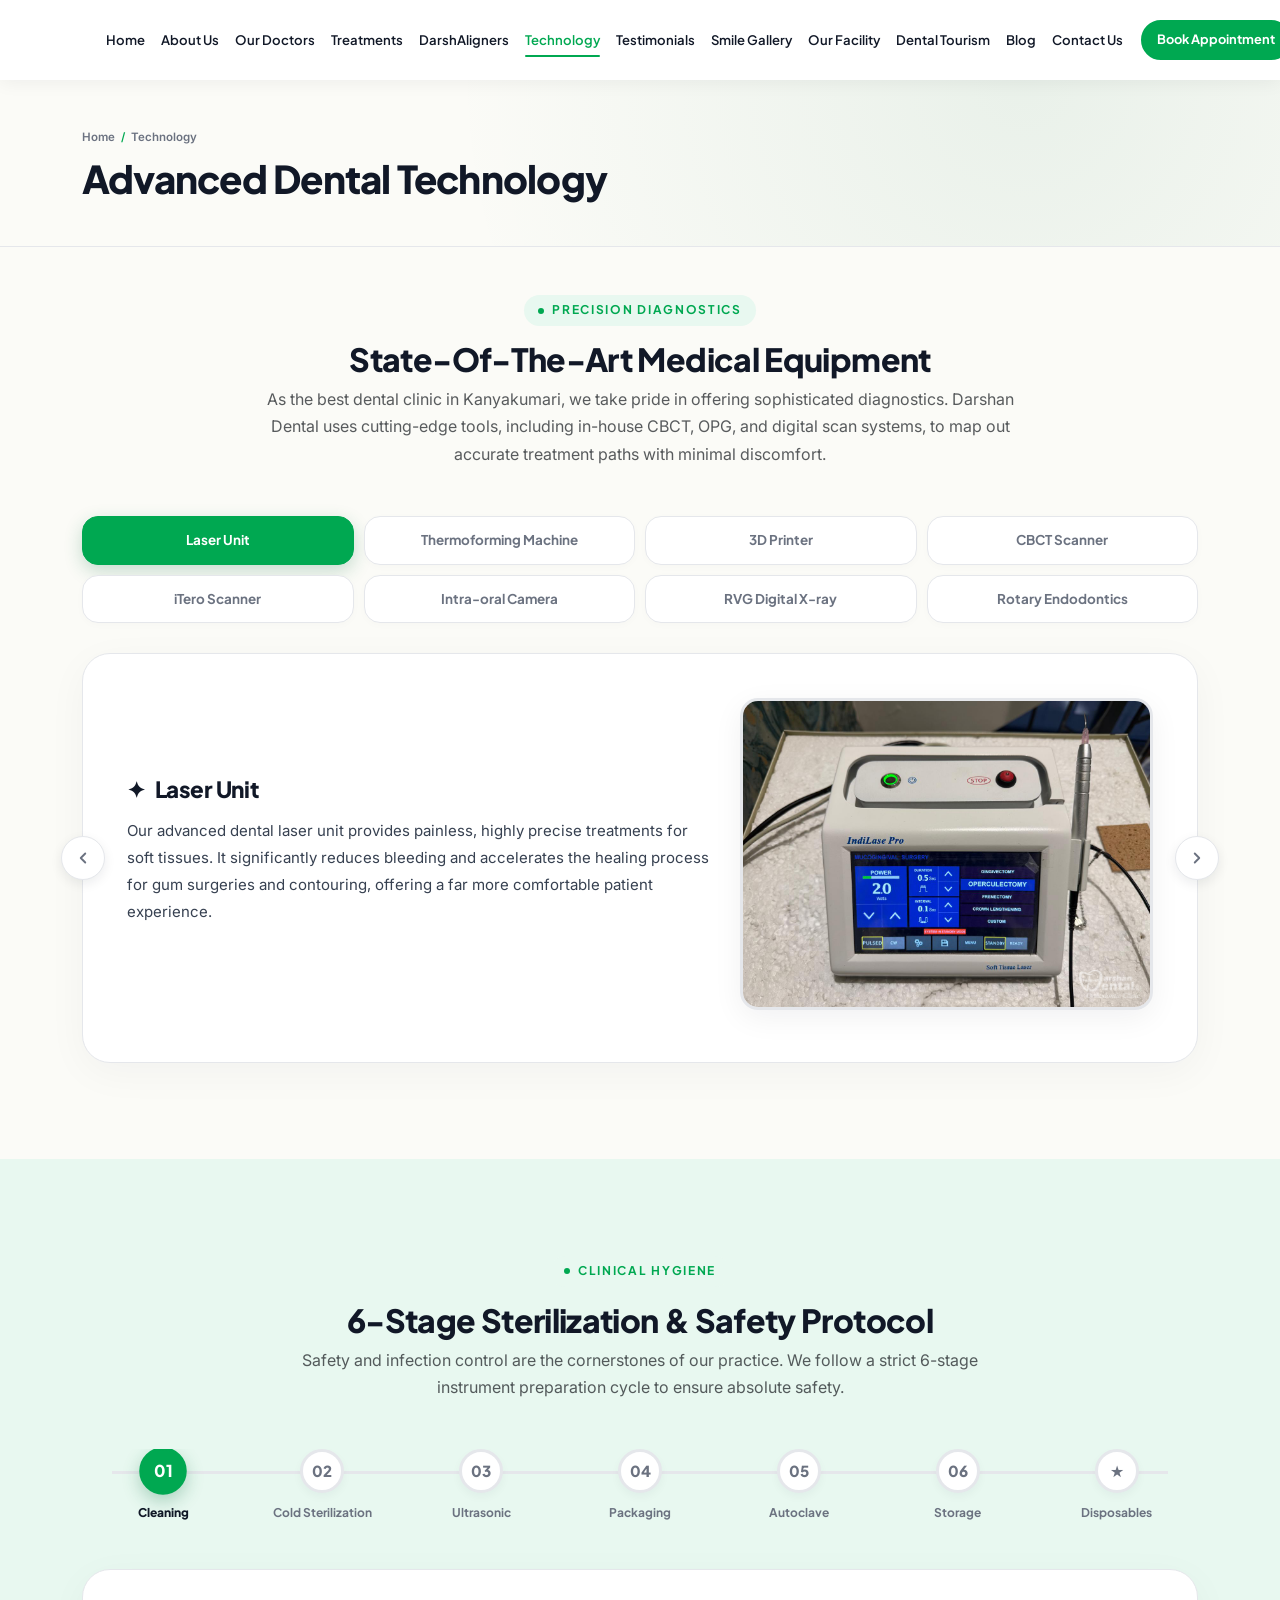
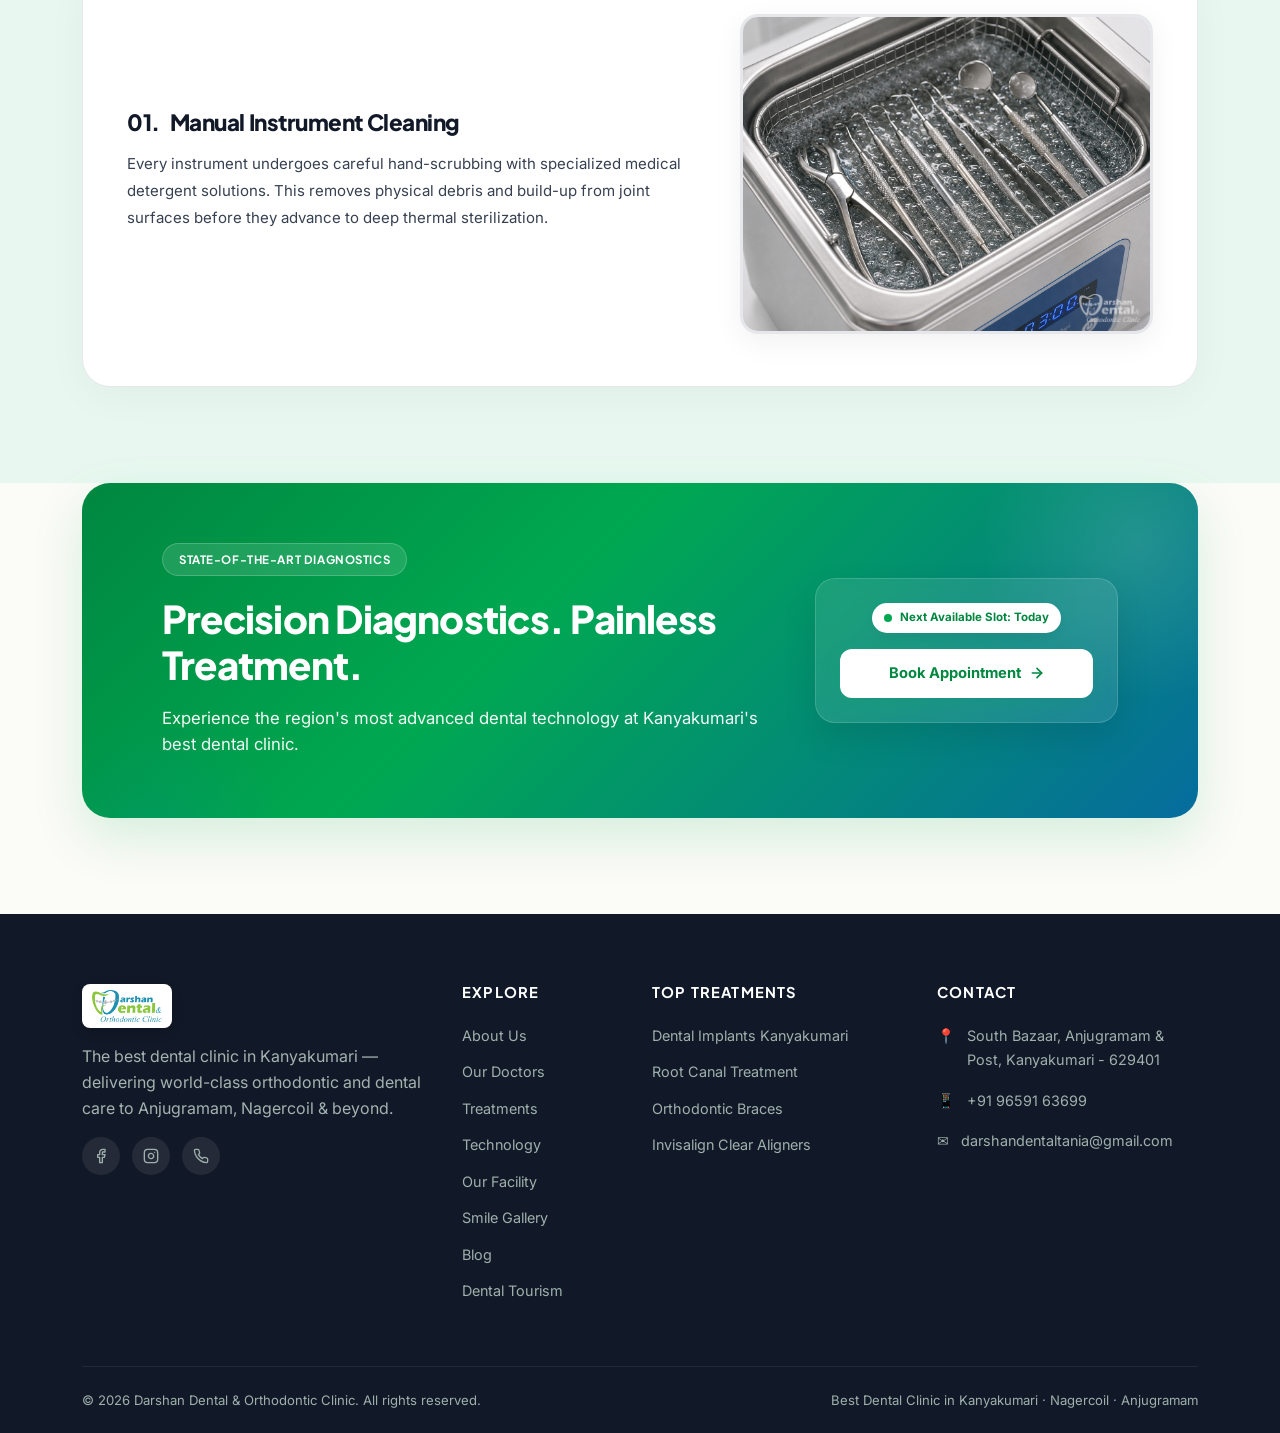
<file: technology.html>
<!DOCTYPE html>
<html lang="en">
<head>
<meta charset="UTF-8">
<meta name="viewport" content="width=device-width, initial-scale=1.0">
<title>Dental Technology in Kanyakumari | CBCT, OPG, Invisalign — Darshan Dental</title>
<meta name="description" content="Darshan Dental, the best dental clinic in Kanyakumari, uses in-house CBCT, Ceph, OPG imaging, intra-oral cameras and a strict 6-stage sterilization protocol for world-class dental care.">
<meta name="keywords" content="CBCT 3D Dental Scan Kanyakumari, Digital OPG X-ray Nagercoil, Dental Technology Kanyakumari, Intraoral 3D Camera Scan, In-House 3D Dental Printer, Diode Laser Dentistry, Class-B Autoclave Sterilization, Painless Dental Anesthesia, Rotary Endodontics Root Canal, Modern Dental Clinic Equipment, Digital Cephalometric Scan, digital dental imaging Kanyakumari, low radiation dental x-ray Nagercoil, CAD CAM dentistry Tamil Nadu, computerized local anesthesia, painless needle-free dentistry, ultrasonic piezo surgery, apex locator endodontics, high tech dental hospital Kanyakumari, 3D surgical guide implant planning, advanced sterilization dental clinic, laser teeth treatment Tamil Nadu, 3D dental printing Kanyakumari, intraoral digital scanner Nagercoil, digital smile simulation software, painless injection dental clinic Tamil Nadu, Class B vacuum autoclave Kanyakumari, piezoelectric bone surgery Nagercoil, electric rotary RCT motor, dental apex locator accuracy, digital panoramic radiograph OPG, cone beam computed tomography dental, computer guided dental implant placement, soft tissue diode laser Kanyakumari, high tech dental clinic South India, Advanced dental diagnostics Anjugramam, precision dentistry Kanyakumari, modern dental imaging centre Nagercoil, 3D tooth imaging specialist Tamil Nadu, digital dental examination Kanyakumari, dental scan facility Anjugramam, advanced oral imaging Nagercoil, dental bone assessment Kanyakumari, implant diagnostic imaging Tamil Nadu, pre-surgical dental scan Nagercoil, digital dental impression Kanyakumari, intraoral scan for smile correction Anjugramam, custom aligner fabrication technology Nagercoil, dental retainer manufacturing Kanyakumari, custom night guard fabrication Tamil Nadu, dental model printing service Nagercoil, 3D printed implant guide Kanyakumari, digital restorative dentistry Anjugramam, precision crown planning Nagercoil, computer assisted dental treatment Kanyakumari, minimally invasive laser dentistry Anjugramam, dental soft tissue laser treatment Nagercoil, laser gum contouring Kanyakumari, advanced root canal instrumentation Tamil Nadu, motorized root canal treatment Nagercoil, digital cavity detection Kanyakumari, chairside dental imaging Anjugramam, digital tooth radiography Nagercoil, dental radiology services Kanyakumari, detailed jaw imaging Tamil Nadu, dental nerve pathway imaging Nagercoil, guided implant diagnostics Anjugramam, dental equipment and technology Kanyakumari, modern orthodontic scanning Nagercoil, digital treatment visualization Tamil Nadu, dental infection prevention protocol Kanyakumari, clinical instrument decontamination Anjugramam, dental instrument disinfection process Nagercoil, medical-grade instrument sterilization Kanyakumari, sterile dental instrument preparation Tamil Nadu, dental autoclave safety protocol Nagercoil, hygienic dental treatment environment Anjugramam, dental cross infection control Kanyakumari, single-use dental supplies Nagercoil, sterile instrument packaging Tamil Nadu, ultrasonic instrument cleaning Kanyakumari, dental instrument storage protocol Anjugramam, patient safety standards dental clinic Nagercoil, dental hygiene and safety procedures Kanyakumari, advanced dental equipment Anjugramam, technology-assisted dental care Nagercoil, precision implant treatment planning Tamil Nadu, digital dentistry clinic South Tamil Nadu, advanced dental care facility Kanyakumari, Darshan Dental digital diagnostics, Darshan Dental 3D imaging facility, Darshan Dental laser treatment technology, Darshan Dental digital scanning services, Darshan Dental dental equipment, Darshan Dental sterilization procedures, Darshan Dental infection control practices, CBCT scan dental clinic Kanyakumari, 3D cone beam CT scan dental Nagercoil, digital OPG x-ray clinic Anjugramam, intraoral 3D scanner clinic Tamil Nadu, dental 3D printer clinic Kanyakumari, diode laser dental equipment Nagercoil, pain free dental laser treatment Tamil Nadu, Class B autoclave sterilization dental, hospital grade dental hygiene technology, digital apex locator root canal, rotary endodontic system Kanyakumari, computerized local anesthesia delivery, painless injection dentistry Nagercoil, digital smile design software clinic, low radiation dental x-ray Kanyakumari, 3D dental implant planning software, digital impression scanner vs putty mold, advanced orthodontic diagnostics Nagercoil, intraoral high definition camera dental, sterilization monitoring biological indicators, modern dental infrastructure South Tamil Nadu, CAD CAM dental technology Kanyakumari, high tech dental hospital Nagercoil, minimally invasive laser dentistry, digital dental lab workflow Anjugramam, safe digital dental radiography, cutting edge dental equipment Tamil Nadu, automated instrument disinfection dental, ultrasonic piezo dental surgery Kanyakumari, state of the art dental clinic technology, high precision orthodontic digital imaging, sterile surgical operatory Kanyakumari">
<meta name="keywords" content="CBCT 3D Dental Scan Kanyakumari, Digital OPG X-ray Nagercoil, Dental Technology Kanyakumari, Intraoral 3D Camera Scan, In-House 3D Dental Printer, Diode Laser Dentistry, Class-B Autoclave Sterilization, Painless Dental Anesthesia, Rotary Endodontics Root Canal, Modern Dental Clinic Equipment, Digital Cephalometric Scan, digital dental imaging Kanyakumari, low radiation dental x-ray Nagercoil, CAD CAM dentistry Tamil Nadu, computerized local anesthesia, painless needle-free dentistry, ultrasonic piezo surgery, apex locator endodontics, high tech dental hospital Kanyakumari, 3D surgical guide implant planning, advanced sterilization dental clinic, laser teeth treatment Tamil Nadu, 3D dental printing Kanyakumari, intraoral digital scanner Nagercoil, digital smile simulation software, painless injection dental clinic Tamil Nadu, Class B vacuum autoclave Kanyakumari, piezoelectric bone surgery Nagercoil, electric rotary RCT motor, dental apex locator accuracy, digital panoramic radiograph OPG, cone beam computed tomography dental, computer guided dental implant placement, soft tissue diode laser Kanyakumari, high tech dental clinic South India,Advanced Dental Imaging Anjugramam, Digital Dentistry Kanyakumari, Modern Orthodontic Technology Nagercoil, Dental Diagnostic Equipment Tamil Nadu, Computer Assisted Dental Treatment, Precision Dental Diagnosis Kanyakumari, Digital Dental Consultation Nagercoil, Advanced Root Canal Technology, Modern Dental Instruments Anjugramam, Dental Laser Technology Kanyakumari, Digital Orthodontic Planning Tamil Nadu, Dental Scan and Imaging Centre Nagercoil, Dental Treatment Technology South India, Modern Dental Surgery Equipment, Dental Clinic Sterilization Methods, Dental Infection Prevention Technology, Advanced Dental Care Equipment Kanyakumari, Digital Teeth Alignment Technology, 3D Orthodontic Treatment Planning, Dental Implant Planning Technology, Modern Endodontic Equipment, Digital Oral Health Assessment, Dental Technology Centre Anjugramam, Patient Safety in Dental Treatment, Advanced Dental Procedures Nagercoil, Dental Equipment and Innovation Tamil Nadu, Precision Orthodontic Treatment, Contemporary Dental Care Kanyakumari, Dental Technology and Patient Comfort">
<link rel="icon" href="Favicon.png" type="image/x-png">
<link rel="preconnect" href="https://fonts.googleapis.com">
<link href="https://fonts.googleapis.com/css2?family=Plus+Jakarta+Sans:wght@500;600;700;800&family=Inter:wght@400;500;600&display=swap" rel="stylesheet">
<link href="https://cdn.jsdelivr.net/npm/bootstrap@5.3.3/dist/css/bootstrap.min.css" rel="stylesheet">
<link rel="stylesheet" href="css/style.css">
<style>
  /* ── Technology Page Specific Styles ────────────────────────── */

  /* Tab Nav Grid */
  .tech-nav-pills {
    display: grid;
    grid-template-columns: repeat(4, 1fr);
    gap: 10px;
  }
  .tech-nav-pills .nav-item {
    width: 100%;
  }
  .tech-nav-pills .nav-link {
    font-family: var(--font-head);
    font-weight: 700;
    font-size: .84rem;
    color: var(--text-light);
    background: #fff;
    border: 1.5px solid var(--border);
    padding: 12px 10px;
    border-radius: 16px;
    transition: all .26s cubic-bezier(.22,1,.36,1);
    text-align: center;
    width: 100%;
    box-shadow: 0 2px 8px rgba(17,24,39,.02);
  }
  .tech-nav-pills .nav-link:hover {
    color: var(--green);
    border-color: var(--green);
    background: var(--green-light);
    transform: translateY(-2px);
  }
  .tech-nav-pills .nav-link.active {
    color: #fff;
    background: var(--green);
    border-color: var(--green);
    box-shadow: 0 6px 18px rgba(26,122,76,.24);
  }

  /* Tab Card Pane */
  .tech-tab-content {
    background: #fff;
    border: 1.5px solid var(--border);
    border-radius: 28px;
    box-shadow: 0 10px 40px rgba(17,24,39,.04);
    padding: 44px;
    margin-top: 30px;
    position: relative;
  }
  .tech-carousel-btn {
    position: absolute;
    top: 50%;
    transform: translateY(-50%);
    width: 44px;
    height: 44px;
    border-radius: 50%;
    background: #fff;
    border: 1.5px solid var(--border);
    display: flex;
    align-items: center;
    justify-content: center;
    color: var(--text-light);
    cursor: pointer;
    transition: all 0.25s ease;
    z-index: 10;
    box-shadow: 0 4px 12px rgba(17,24,39,.08);
  }
  .tech-carousel-btn:hover {
    background: var(--green);
    border-color: var(--green);
    color: #fff;
    box-shadow: 0 6px 16px rgba(26,122,76,.24);
  }
  .tech-carousel-btn.prev {
    left: -22px;
  }
  .tech-carousel-btn.next {
    right: -22px;
  }
  @media (max-width: 991px) {
    .tech-carousel-btn.prev { left: -10px; }
    .tech-carousel-btn.next { right: -10px; }
  }
  @media (max-width: 575px) {
    .tech-carousel-btn {
      display: none;
    }
  }
  .tech-pane-title {
    font-family: var(--font-head);
    font-weight: 800;
    font-size: 1.4rem;
    color: var(--dark);
    margin-bottom: 14px;
    display: flex;
    align-items: center;
    gap: 10px;
  }
  .tech-pane-desc {
    font-size: .94rem;
    color: var(--text);
    line-height: 1.8;
  }
  .tech-pane-img {
    border-radius: 18px;
    border: 3px solid var(--border);
    box-shadow: 0 8px 30px rgba(17,24,39,.06);
    transition: transform .4s ease;
    object-fit: cover;
    max-height: 320px;
    width: 100%;
    display: block;
  }
  .tab-pane:hover .tech-pane-img {
    transform: scale(1.02);
  }

  /* Watermark wrapper for technology images */
  .tech-img-wrap {
    position: relative;
    display: inline-block;
    width: 100%;
  }
  .tech-img-wrap::after {
    content: "";
    position: absolute;
    bottom: 12px;
    right: 12px;
    width: 64px;
    height: 28px;
    background: url("images/logo.png") center/contain no-repeat;
    opacity: 0.55;
    pointer-events: none;
    z-index: 5;
    filter: brightness(0) invert(1);
  }

  /* ── Sterilization Timeline Stepper ────────────────────────── */
  .step-container {
    position: relative;
    padding: 0 10px;
  }
  .step-nav {
    display: flex;
    justify-content: space-between;
    align-items: center;
    position: relative;
    width: 100%;
    overflow-x: auto;
    padding-bottom: 15px;
    scrollbar-width: none; /* Hide scrollbar for clean look */
    gap: 16px;
  }
  .step-nav::-webkit-scrollbar {
    display: none;
  }
  
  /* Connecting line behind steps */
  .step-nav::before {
    content: "";
    position: absolute;
    top: 22px;
    left: 20px;
    right: 20px;
    height: 3px;
    background: var(--border);
    z-index: 1;
  }
  
  .step-item {
    flex: 1;
    min-width: 110px;
    text-align: center;
    position: relative;
    z-index: 2;
  }
  .step-link {
    background: transparent;
    border: none;
    display: flex;
    flex-direction: column;
    align-items: center;
    gap: 10px;
    width: 100%;
    padding: 0;
  }
  .step-num {
    width: 44px;
    height: 44px;
    border-radius: 50%;
    background: #fff;
    border: 3px solid var(--border);
    display: flex;
    align-items: center;
    justify-content: center;
    font-family: var(--font-head);
    font-weight: 800;
    font-size: .95rem;
    color: var(--text-light);
    transition: all .28s cubic-bezier(.22,1,.36,1);
    box-shadow: 0 4px 10px rgba(17,24,39,.04);
  }
  .step-name {
    font-family: var(--font-head);
    font-weight: 700;
    font-size: .75rem;
    color: var(--text-light);
    transition: all .28s ease;
    white-space: nowrap;
  }
  .step-link:hover .step-num {
    border-color: var(--green);
    color: var(--green);
    transform: translateY(-3px);
  }
  .step-link.active .step-num {
    background: var(--green);
    border-color: var(--green);
    color: #fff;
    box-shadow: 0 6px 16px rgba(26,122,76,.3);
    transform: scale(1.08);
  }
  .step-link.active .step-name {
    color: var(--dark);
    font-weight: 800;
  }

  /* ── Responsive breaks ────────────────────────────────── */
  @media(max-width:991px) {
    .tech-nav-pills { grid-template-columns: repeat(2, 1fr); gap: 8px; }
    .tech-tab-content { padding: 30px; }
  }
  @media(max-width:575px) {
    .tech-nav-pills { grid-template-columns: repeat(2, 1fr); }
    .tech-tab-content { padding: 24px 20px; }
    .tech-pane-title { font-size: 1.2rem; }
    .step-item { min-width: 95px; }
  }
</style>
</head>
<body>

<!-- NAVBAR -->
<nav class="navbar navbar-expand-xl navbar-darshan">
  <div class="container">
    <a class="navbar-brand" href="index.html">
      <img src="images/logo.png" alt="Darshan Dental Clinic" class="navbar-logo">
    </a>
    <button class="navbar-toggler" type="button" data-bs-toggle="collapse" data-bs-target="#navMain" aria-controls="navMain" aria-expanded="false" aria-label="Toggle navigation">
      <span class="navbar-toggler-icon"></span>
    </button>
    <div class="collapse navbar-collapse" id="navMain">
      <ul class="navbar-nav ms-auto align-items-lg-center">
        <li class="nav-item"><a class="nav-link" href="index.html">Home</a></li>
        <li class="nav-item"><a class="nav-link" href="about.html">About Us</a></li>
        <li class="nav-item"><a class="nav-link" href="doctors.html">Our Doctors</a></li>
        <li class="nav-item"><a class="nav-link" href="treatments.html">Treatments</a></li>
        <li class="nav-item"><a class="nav-link" href="darshaligners.html">DarshAligners</a></li>
        <li class="nav-item"><a class="nav-link active" href="technology.html">Technology</a></li>
        <li class="nav-item"><a class="nav-link" href="testimonials.html">Testimonials</a></li>
        <li class="nav-item"><a class="nav-link" href="gallery.html">Smile Gallery</a></li>
        <li class="nav-item"><a class="nav-link" href="facility.html">Our Facility</a></li>
        <li class="nav-item"><a class="nav-link" href="tourism.html">Dental Tourism</a></li>
        <li class="nav-item"><a class="nav-link" href="blog.html">Blog</a></li>
        <li class="nav-item"><a class="nav-link" href="contact.html">Contact Us</a></li>
        <li class="nav-item nav-cta"><a class="btn-brand" href="contact.html">Book Appointment</a></li>
      </ul>
    </div>
  </div>
</nav>

<!-- PAGE HEADER -->
<div class="page-header">
  <div class="container">
    <div class="breadcrumb-brand mb-2"><a href="index.html">Home</a><span>/</span>Technology</div>
    <h1>Advanced Dental Technology</h1>
  </div>
</div>

<!-- ============================================================
     DIAGNOSTICS & IMAGING SECTION
     ============================================================ -->
<section class="section pt-5">
  <div class="container">
    <div class="text-center mb-5 reveal">
      <div class="eyebrow mx-auto">Precision Diagnostics</div>
      <h2>State-Of-The-Art Medical Equipment</h2>
      <p class="text-muted mt-2 mx-auto" style="max-width:780px">As the best dental clinic in Kanyakumari, we take pride in offering sophisticated diagnostics. Darshan Dental uses cutting-edge tools, including in-house CBCT, OPG, and digital scan systems, to map out accurate treatment paths with minimal discomfort.</p>
    </div>

    <!-- Custom Tech Grid Pills -->
    <ul class="nav tech-nav-pills justify-content-center reveal" id="techTab" role="tablist">
      <li class="nav-item" role="presentation">
        <button class="nav-link active" data-bs-toggle="pill" data-bs-target="#t1" type="button" role="tab">Laser Unit</button>
      </li>
      <li class="nav-item" role="presentation">
        <button class="nav-link" data-bs-toggle="pill" data-bs-target="#t2" type="button" role="tab">Thermoforming Machine</button>
      </li>
      <li class="nav-item" role="presentation">
        <button class="nav-link" data-bs-toggle="pill" data-bs-target="#t3" type="button" role="tab">3D Printer</button>
      </li>
      <li class="nav-item" role="presentation">
        <button class="nav-link" data-bs-toggle="pill" data-bs-target="#t4" type="button" role="tab">CBCT Scanner</button>
      </li>
      <li class="nav-item" role="presentation">
        <button class="nav-link" data-bs-toggle="pill" data-bs-target="#t5" type="button" role="tab">iTero Scanner</button>
      </li>
      <li class="nav-item" role="presentation">
        <button class="nav-link" data-bs-toggle="pill" data-bs-target="#t6" type="button" role="tab">Intra-oral Camera</button>
      </li>
      <li class="nav-item" role="presentation">
        <button class="nav-link" data-bs-toggle="pill" data-bs-target="#t7" type="button" role="tab">RVG Digital X-ray</button>
      </li>
      <li class="nav-item" role="presentation">
        <button class="nav-link" data-bs-toggle="pill" data-bs-target="#t8" type="button" role="tab">Rotary Endodontics</button>
      </li>
    </ul>

    <!-- Tab Contents -->
    <div class="tab-content tech-tab-content reveal" style="--delay:.1s">
      <!-- Carousel Navigation Buttons -->
      <button class="tech-carousel-btn prev" id="techPrevBtn" aria-label="Previous Technology">
        <svg width="18" height="18" viewBox="0 0 24 24" fill="none" stroke="currentColor" stroke-width="2.5" stroke-linecap="round" stroke-linejoin="round"><polyline points="15 18 9 12 15 6"></polyline></svg>
      </button>
      <button class="tech-carousel-btn next" id="techNextBtn" aria-label="Next Technology">
        <svg width="18" height="18" viewBox="0 0 24 24" fill="none" stroke="currentColor" stroke-width="2.5" stroke-linecap="round" stroke-linejoin="round"><polyline points="9 18 15 12 9 6"></polyline></svg>
      </button>
      
      <!-- 1: Laser Unit -->
      <div class="tab-pane fade show active" id="t1" role="tabpanel">
        <div class="row align-items-center g-4">
          <div class="col-lg-7">
            <h4 class="tech-pane-title"><span>✦</span> Laser Unit</h4>
            <p class="tech-pane-desc">Our advanced dental laser unit provides painless, highly precise treatments for soft tissues. It significantly reduces bleeding and accelerates the healing process for gum surgeries and contouring, offering a far more comfortable patient experience.</p>
          </div>
          <div class="col-lg-5">
            <div class="tech-img-wrap"><img src="images/Laser%20unit.jpeg" class="tech-pane-img" alt="Dental Laser Unit Kanyakumari"></div>
          </div>
        </div>
      </div>

      <!-- 2: Thermoforming Machine -->
      <div class="tab-pane fade" id="t2" role="tabpanel">
        <div class="row align-items-center g-4">
          <div class="col-lg-7">
            <h4 class="tech-pane-title"><span>✦</span> Thermoforming Machine</h4>
            <p class="tech-pane-desc">We utilize a high-precision vacuum thermoforming system to craft custom clear aligners, retainers, night guards, and bleaching trays right in our clinic. This in-house capability ensures a flawless fit and much faster delivery times for our patients.</p>
          </div>
          <div class="col-lg-5">
            <div class="tech-img-wrap"><img src="images/Thermoforming%20machine.jpeg" class="tech-pane-img" alt="Dental Thermoforming Machine Kanyakumari"></div>
          </div>
        </div>
      </div>

      <!-- 3: 3D Printer -->
      <div class="tab-pane fade" id="t3" role="tabpanel">
        <div class="row align-items-center g-4">
          <div class="col-lg-7">
            <h4 class="tech-pane-title"><span>✦</span> 3D Dental Printer</h4>
            <p class="tech-pane-desc">Equipped with cutting-edge 3D printing technology, we quickly and accurately produce dental models, surgical implant guides, and temporary crowns. This allows for highly customized, efficient, and reliable treatments.</p>
          </div>
          <div class="col-lg-5">
            <div class="tech-img-wrap"><img src="images/3D%20Printer.jpeg" class="tech-pane-img" alt="3D Dental Printer Kanyakumari"></div>
          </div>
        </div>
      </div>

      <!-- 4: CBCT -->
      <div class="tab-pane fade" id="t4" role="tabpanel">
        <div class="row align-items-center g-4">
          <div class="col-lg-7">
            <h4 class="tech-pane-title"><span>✦</span> CBCT (Cone Beam Computed Tomography)</h4>
            <p class="tech-pane-desc">Our in-house CBCT scanner provides highly detailed 3D imaging of teeth, soft tissues, nerve pathways, and bone in a single scan. It is essential for precise dental implant planning, complex extractions, and accurate endodontic diagnoses.</p>
          </div>
          <div class="col-lg-5">
            <div class="tech-img-wrap"><img src="images/CBCT.jpeg" class="tech-pane-img" alt="CBCT Scanner Kanyakumari"></div>
          </div>
        </div>
      </div>

      <!-- 5: iTero Intraoral Scanner -->
      <div class="tab-pane fade" id="t5" role="tabpanel">
        <div class="row align-items-center g-4">
          <div class="col-lg-7">
            <h4 class="tech-pane-title"><span>✦</span> iTero Intraoral Scanner</h4>
            <p class="tech-pane-desc">Ditching uncomfortable dental putty for high-speed digital optics, our iTero scanner captures thousands of data points to create a precise 3D model of your teeth. It is used for Invisalign aligner fabrication and exact custom crowns.</p>
          </div>
          <div class="col-lg-5">
            <div class="tech-img-wrap"><img src="images/Intra%20oral%20camera.jpeg" class="tech-pane-img" alt="iTero Intraoral Scanner Kanyakumari"></div>
          </div>
        </div>
      </div>

      <!-- 6: Intra-oral Camera -->
      <div class="tab-pane fade" id="t6" role="tabpanel">
        <div class="row align-items-center g-4">
          <div class="col-lg-7">
            <h4 class="tech-pane-title"><span>✦</span> Intra-oral Camera</h4>
            <p class="tech-pane-desc">Our intra-oral camera is a small, pen-sized imaging device that captures crystal-clear, real-time photographs from inside the mouth. It displays magnified views of teeth, gums, and decay on a chairside screen — making diagnosis transparent, accurate, and easy for patients to understand.</p>
          </div>
          <div class="col-lg-5">
            <div class="tech-img-wrap"><img src="images/Intra%20oral%20camera.png" class="tech-pane-img" alt="Intra-oral Camera Kanyakumari"></div>
          </div>
        </div>
      </div>

      <!-- 7: RVG Digital X-ray -->
      <div class="tab-pane fade" id="t7" role="tabpanel">
        <div class="row align-items-center g-4">
          <div class="col-lg-7">
            <h4 class="tech-pane-title"><span>✦</span> RVG Digital X-ray System</h4>
            <p class="tech-pane-desc">RVG (Radio Visio Graphy) is a high-resolution digital X-ray sensor that renders clinical images instantly on screen, eliminating conventional film processing. It detects hidden interproximal decay and bone loss in seconds with up to 90% less radiation exposure than traditional X-ray methods.</p>
          </div>
          <div class="col-lg-5">
            <div class="tech-img-wrap"><img src="images/RVG.png" class="tech-pane-img" alt="RVG Digital X-ray System Kanyakumari"></div>
          </div>
        </div>
      </div>

      <!-- 8: Rotary Endodontics -->
      <div class="tab-pane fade" id="t8" role="tabpanel">
        <div class="row align-items-center g-4">
          <div class="col-lg-7">
            <h4 class="tech-pane-title"><span>✦</span> Rotary Endodontics System</h4>
            <p class="tech-pane-desc">Our rotary endodontic system uses flexible nickel-titanium files powered by a precision micro-motor to navigate, clean, and shape root canals with minimal effort. This technology completes root canal procedures faster, more accurately, and with significantly greater patient comfort compared to traditional hand files.</p>
          </div>
          <div class="col-lg-5">
            <div class="tech-img-wrap"><img src="images/Rotary%20Endodontics.png" class="tech-pane-img" alt="Rotary Endodontics System Kanyakumari"></div>
          </div>
        </div>
      </div>

    </div>
  </div>
</section>

<!-- ============================================================
     STERILIZATION & CLINICAL SAFETY SECTION
     ============================================================ -->
<section class="section bg-tint">
  <div class="container">
    <div class="text-center mb-5 reveal">
      <div class="eyebrow mx-auto">Clinical Hygiene</div>
      <h2>6-Stage Sterilization &amp; Safety Protocol</h2>
      <p class="text-muted mt-2 mx-auto" style="max-width:700px">Safety and infection control are the cornerstones of our practice. We follow a strict 6-stage instrument preparation cycle to ensure absolute safety.</p>
    </div>

    <!-- Stepper Navigation -->
    <div class="step-container mb-4 reveal">
      <ul class="nav step-nav" role="tablist">
        <li class="step-item" role="presentation">
          <button class="step-link active" data-bs-toggle="pill" data-bs-target="#s1" type="button" role="tab">
            <span class="step-num">01</span>
            <span class="step-name">Cleaning</span>
          </button>
        </li>
        <li class="step-item" role="presentation">
          <button class="step-link" data-bs-toggle="pill" data-bs-target="#s2" type="button" role="tab">
            <span class="step-num">02</span>
            <span class="step-name">Cold Sterilization</span>
          </button>
        </li>
        <li class="step-item" role="presentation">
          <button class="step-link" data-bs-toggle="pill" data-bs-target="#s3" type="button" role="tab">
            <span class="step-num">03</span>
            <span class="step-name">Ultrasonic</span>
          </button>
        </li>
        <li class="step-item" role="presentation">
          <button class="step-link" data-bs-toggle="pill" data-bs-target="#s4" type="button" role="tab">
            <span class="step-num">04</span>
            <span class="step-name">Packaging</span>
          </button>
        </li>
        <li class="step-item" role="presentation">
          <button class="step-link" data-bs-toggle="pill" data-bs-target="#s5" type="button" role="tab">
            <span class="step-num">05</span>
            <span class="step-name">Autoclave</span>
          </button>
        </li>
        <li class="step-item" role="presentation">
          <button class="step-link" data-bs-toggle="pill" data-bs-target="#s6" type="button" role="tab">
            <span class="step-num">06</span>
            <span class="step-name">Storage</span>
          </button>
        </li>
        <li class="step-item" role="presentation">
          <button class="step-link" data-bs-toggle="pill" data-bs-target="#s7" type="button" role="tab">
            <span class="step-num">★</span>
            <span class="step-name">Disposables</span>
          </button>
        </li>
      </ul>
    </div>

    <!-- Stepper Contents -->
    <div class="tab-content tech-tab-content reveal" style="--delay:.1s">
      
      <!-- Stage 1 -->
      <div class="tab-pane fade show active" id="s1" role="tabpanel">
        <div class="row align-items-center g-4">
          <div class="col-lg-7">
            <h4 class="tech-pane-title"><span>01.</span> Manual Instrument Cleaning</h4>
            <p class="tech-pane-desc">Every instrument undergoes careful hand-scrubbing with specialized medical detergent solutions. This removes physical debris and build-up from joint surfaces before they advance to deep thermal sterilization.</p>
          </div>
          <div class="col-lg-5">
            <div class="tech-img-wrap"><img src="images/Instrument%20cleaning.png" class="tech-pane-img" alt="Manual hand scrub dental instrument cleaning"></div>
          </div>
        </div>
      </div>

      <!-- Stage 2 -->
      <div class="tab-pane fade" id="s2" role="tabpanel">
        <div class="row align-items-center g-4">
          <div class="col-lg-7">
            <h4 class="tech-pane-title"><span>02.</span> Hospital-Grade Cold Sterilization</h4>
            <p class="tech-pane-desc">Instruments and clinical utilities that cannot withstand the high heat of steam autoclaving are fully immersed in a high-level hospital disinfectant chemical bath to dissolve and eliminate pathogens safely.</p>
          </div>
          <div class="col-lg-5">
            <div class="tech-img-wrap"><img src="images/cold%20sterilization.png" class="tech-pane-img" alt="Chemical cold sterilization bath dental clinic"></div>
          </div>
        </div>
      </div>

      <!-- Stage 3 -->
      <div class="tab-pane fade" id="s3" role="tabpanel">
        <div class="row align-items-center g-4">
          <div class="col-lg-7">
            <h4 class="tech-pane-title"><span>03.</span> Ultrasonic Cavitation Cleaning</h4>
            <p class="tech-pane-desc">Instruments are immersed in an ultrasonic bath tank. Rapid microscopic bubbles created by high-frequency sound waves implode across all grooves, folds, and joints, removing tiny debris missed by manual scrubbing.</p>
          </div>
          <div class="col-lg-5">
            <div class="tech-img-wrap"><img src="images/Ultrasonic.png" class="tech-pane-img" alt="Ultrasonic wave bath cleaning dental clinic Kanyakumari"></div>
          </div>
        </div>
      </div>

      <!-- Stage 4 -->
      <div class="tab-pane fade" id="s4" role="tabpanel">
        <div class="row align-items-center g-4">
          <div class="col-lg-7">
            <h4 class="tech-pane-title"><span>04.</span> Individual Sterile Packaging</h4>
            <p class="tech-pane-desc">Cleaned and dried tools are sealed in medical-grade sterilization pouches. Each pouch features a thermal-sensitive chemical color strip that indicates when complete sterilization has been achieved.</p>
          </div>
          <div class="col-lg-5">
            <div class="tech-img-wrap"><img src="images/Packaging.png" class="tech-pane-img" alt="Sealing surgical instruments in sterilization pouches"></div>
          </div>
        </div>
      </div>

      <!-- Stage 5 -->
      <div class="tab-pane fade" id="s5" role="tabpanel">
        <div class="row align-items-center g-4">
          <div class="col-lg-7">
            <h4 class="tech-pane-title"><span>05.</span> Class-B Autoclave Sterilization</h4>
            <p class="tech-pane-desc">Pouches are processed in a medical Class-B autoclave under high-pressure saturated steam. This heat reaches a minimum of 134°C, killing all bacteria, spores, and viruses to ensure absolute sterility.</p>
          </div>
          <div class="col-lg-5">
            <div class="tech-img-wrap"><img src="images/Autoclave.png" class="tech-pane-img" alt="Class B high pressure autoclave sterilizer Kanyakumari"></div>
          </div>
        </div>
      </div>

      <!-- Stage 6 -->
      <div class="tab-pane fade" id="s6" role="tabpanel">
        <div class="row align-items-center g-4">
          <div class="col-lg-7">
            <h4 class="tech-pane-title"><span>06.</span> Sealed Sterile Storage</h4>
            <p class="tech-pane-desc">Packaged sterile pouches are placed in dedicated dust-proof UV storage cabinets. They remain sealed and sterile until they are opened immediately before use directly at the patient's chair.</p>
          </div>
          <div class="col-lg-5">
            <div class="tech-img-wrap"><img src="images/Storage.png" class="tech-pane-img" alt="Sterile UV storage cabinet dental clinic"></div>
          </div>
        </div>
      </div>

      <!-- Stage 7: Disposables -->
      <div class="tab-pane fade" id="s7" role="tabpanel">
        <div class="row align-items-center g-4">
          <div class="col-lg-7">
            <h4 class="tech-pane-title"><span>★</span> Single-Use Disposable Materials</h4>
            <p class="tech-pane-desc">All single-use supplies — including injection syringes, clinical gloves, suction tips, patient bibs, and root canal guides — are strictly disposed of after every patient, ensuring zero cross-contamination risk.</p>
          </div>
          <div class="col-lg-5">
            <div class="tech-img-wrap"><img src="images/Disposable%20Materials.png" class="tech-pane-img" alt="Disposable sterile syringes gloves and suction tips Kanyakumari"></div>
          </div>
        </div>
      </div>

    </div>
  </div>
</section>

<!-- CALL TO ACTION -->
<section class="section pt-0">
  <div class="container">
    <div class="cta-band reveal">
      <div class="row align-items-center text-start">
        <div class="col-lg-8">
          <span class="cta-badge">State-of-the-Art Diagnostics</span>
          <h2>Precision Diagnostics. Painless Treatment.</h2>
          <p class="mb-lg-0">Experience the region's most advanced dental technology at Kanyakumari's best dental clinic.</p>
        </div>
        <div class="col-lg-4 text-lg-end mt-4 mt-lg-0">
          <a href="contact.html" class="cta-action-card">
            <span class="cta-slot-badge"><span class="pulse-dot"></span> Next Available Slot: Today</span>
            <span class="cta-action-btn">Book Appointment <svg width="16" height="16" viewBox="0 0 24 24" fill="none" stroke="currentColor" stroke-width="2.5" stroke-linecap="round" stroke-linejoin="round"><line x1="5" y1="12" x2="19" y2="12"></line><polyline points="12 5 19 12 12 19"></polyline></svg></span>
          </a>
        </div>
      </div>
    </div>
  </div>
</section>

<!-- FOOTER -->
<footer class="site-footer">
  <div class="container">
    <div class="row gy-4">
      <div class="col-lg-4">
        <a class="navbar-brand d-inline-flex mb-3" href="index.html">
          <img src="images/logo.png" alt="Darshan Dental Clinic" class="footer-logo">
        </a>
        <p>The best dental clinic in Kanyakumari — delivering world-class orthodontic and dental care to Anjugramam, Nagercoil &amp; beyond.</p>
        <a href="https://www.facebook.com/darshan.dental.50" class="social-round" aria-label="Facebook" target="_blank" rel="noopener"><svg width="16" height="16" viewBox="0 0 24 24" fill="none" stroke="currentColor" stroke-width="2" stroke-linecap="round" stroke-linejoin="round"><path d="M18 2h-3a5 5 0 0 0-5 5v3H7v4h3v8h4v-8h3l1-4h-4V7a1 1 0 0 1 1-1h3z"></path></svg></a>
        <a href="https://www.instagram.com/darshan.dental.50?igsh=bmlhaGJtMXkyZTBy" class="social-round" aria-label="Instagram" target="_blank" rel="noopener"><svg width="16" height="16" viewBox="0 0 24 24" fill="none" stroke="currentColor" stroke-width="2" stroke-linecap="round" stroke-linejoin="round"><rect x="2" y="2" width="20" height="20" rx="5" ry="5"></rect><path d="M16 11.37A4 4 0 1 1 12.63 8 4 4 0 0 1 16 11.37z"></path><line x1="17.5" y1="6.5" x2="17.51" y2="6.5"></line></svg></a>
        <a href="tel:+919659163699" class="social-round" aria-label="Call Us"><svg width="16" height="16" viewBox="0 0 24 24" fill="none" stroke="currentColor" stroke-width="2" stroke-linecap="round" stroke-linejoin="round"><path d="M22 16.92v3a2 2 0 0 1-2.18 2 19.79 19.79 0 0 1-8.63-3.07 19.5 19.5 0 0 1-6-6 19.79 19.79 0 0 1-3.07-8.67A2 2 0 0 1 4.11 2h3a2 2 0 0 1 2 1.72 12.84 12.84 0 0 0 .7 2.81 2 2 0 0 1-.45 2.11L8.09 9.91a16 16 0 0 0 6 6l1.27-1.27a2 2 0 0 1 2.11-.45 12.84 12.84 0 0 0 2.81.7A2 2 0 0 1 22 16.92z"></path></svg></a>
      </div>
      <div class="col-lg-2 col-6">
        <h6>Explore</h6>
        <ul>
          <li><a href="about.html">About Us</a></li>
          <li><a href="doctors.html">Our Doctors</a></li>
          <li><a href="treatments.html">Treatments</a></li>
          <li><a href="technology.html">Technology</a></li>
          <li><a href="facility.html">Our Facility</a></li>
          <li><a href="gallery.html">Smile Gallery</a></li>
          <li><a href="blog.html">Blog</a></li>
          <li><a href="tourism.html">Dental Tourism</a></li>
        </ul>
      </div>
      <div class="col-lg-3 col-6">
        <h6>Top Treatments</h6>
        <ul>
          <li><a href="treatments.html">Dental Implants Kanyakumari</a></li>
          <li><a href="treatments.html">Root Canal Treatment</a></li>
          <li><a href="treatments.html">Orthodontic Braces</a></li>
          <li><a href="treatments.html">Invisalign Clear Aligners</a></li>
        </ul>
      </div>
      <div class="col-lg-3">
        <h6>Contact</h6>
        <div class="foot-contact">📍 <span>South Bazaar, Anjugramam &amp; Post, Kanyakumari - 629401</span></div>
        <div class="foot-contact">📱 <a href="tel:+919659163699">+91 96591 63699</a></div>
        <div class="foot-contact">✉ <a href="mailto:darshandentaltania@gmail.com">darshandentaltania@gmail.com</a></div>
      </div>
    </div>
    <div class="footer-bottom">
      <span>© 2026 Darshan Dental &amp; Orthodontic Clinic. All rights reserved.</span>
      <span>Best Dental Clinic in Kanyakumari · Nagercoil · Anjugramam</span>
    </div>
  </div>
</footer>

<button id="backToTop" class="back-to-top" aria-label="Back to top">↑</button>
<script src="https://cdn.jsdelivr.net/npm/bootstrap@5.3.3/dist/js/bootstrap.bundle.min.js"></script>
<script src="js/script.js"></script>
</body>
</html>
</file>
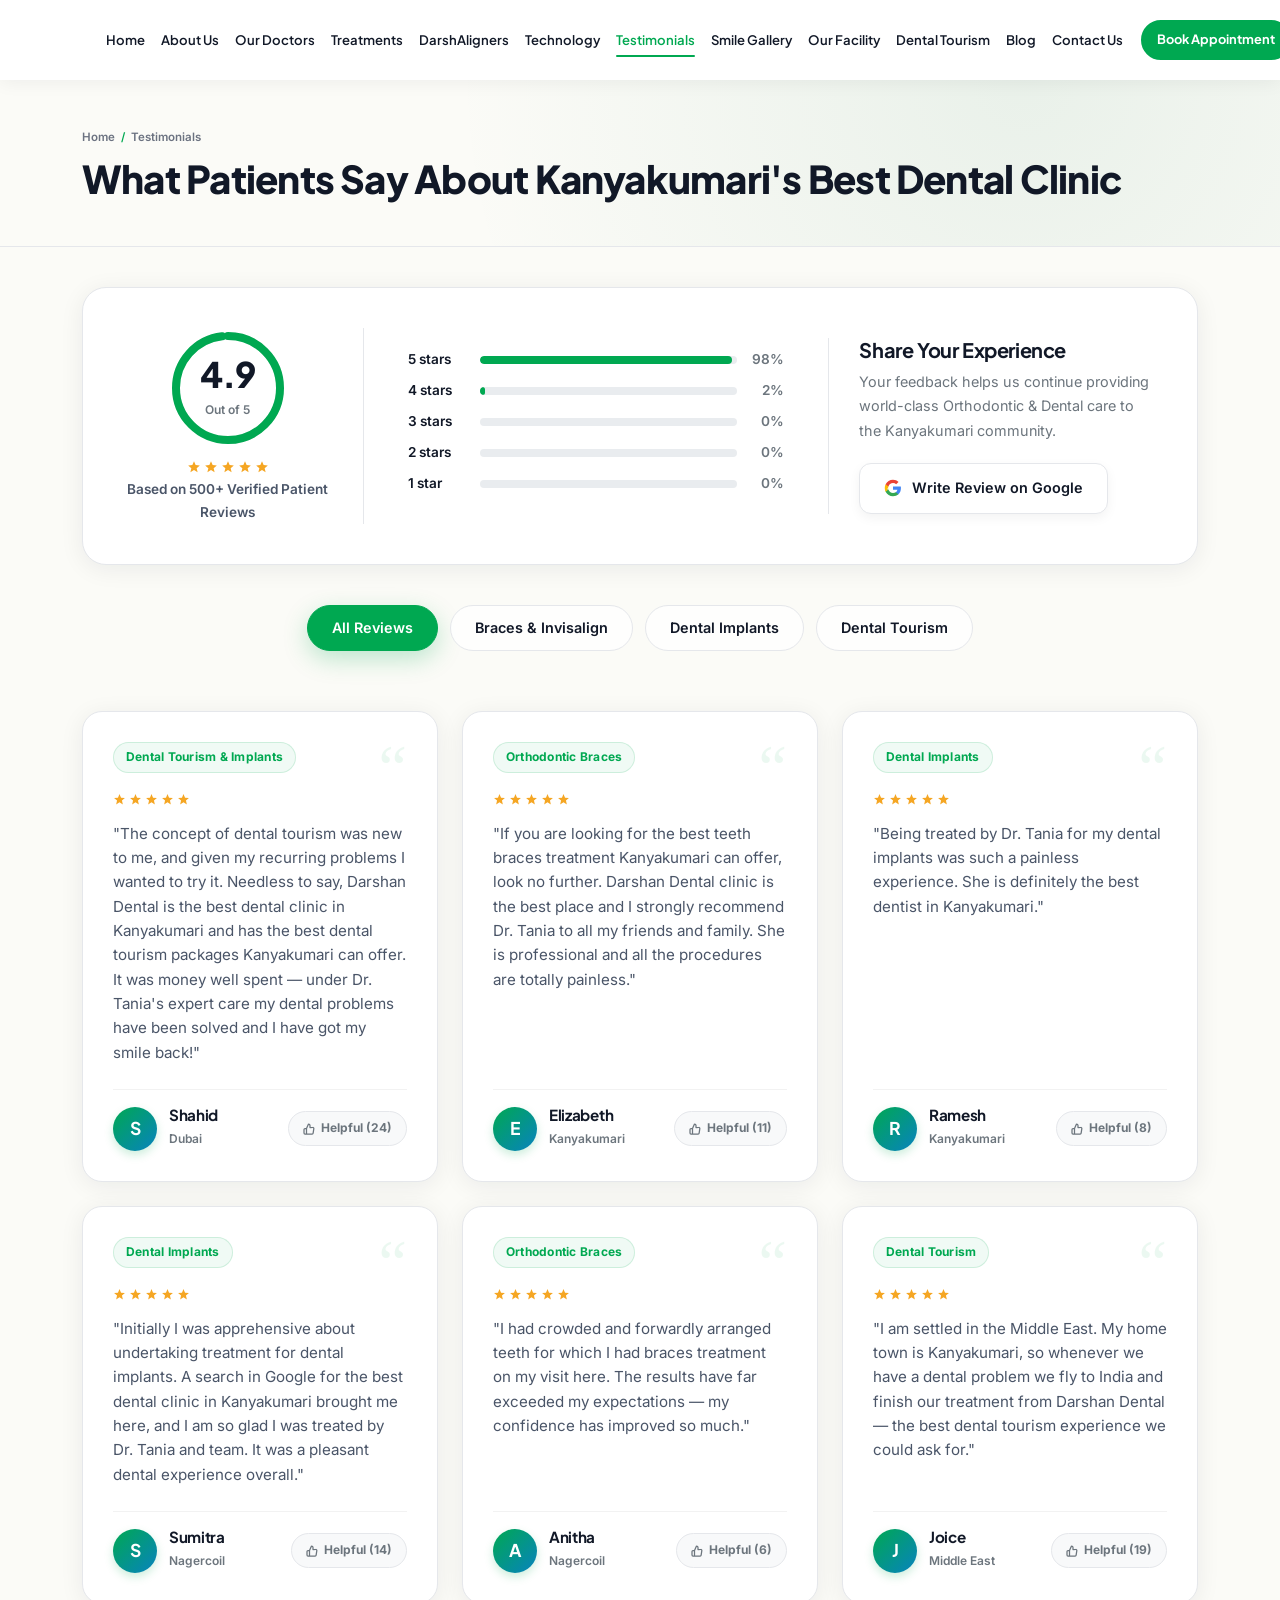
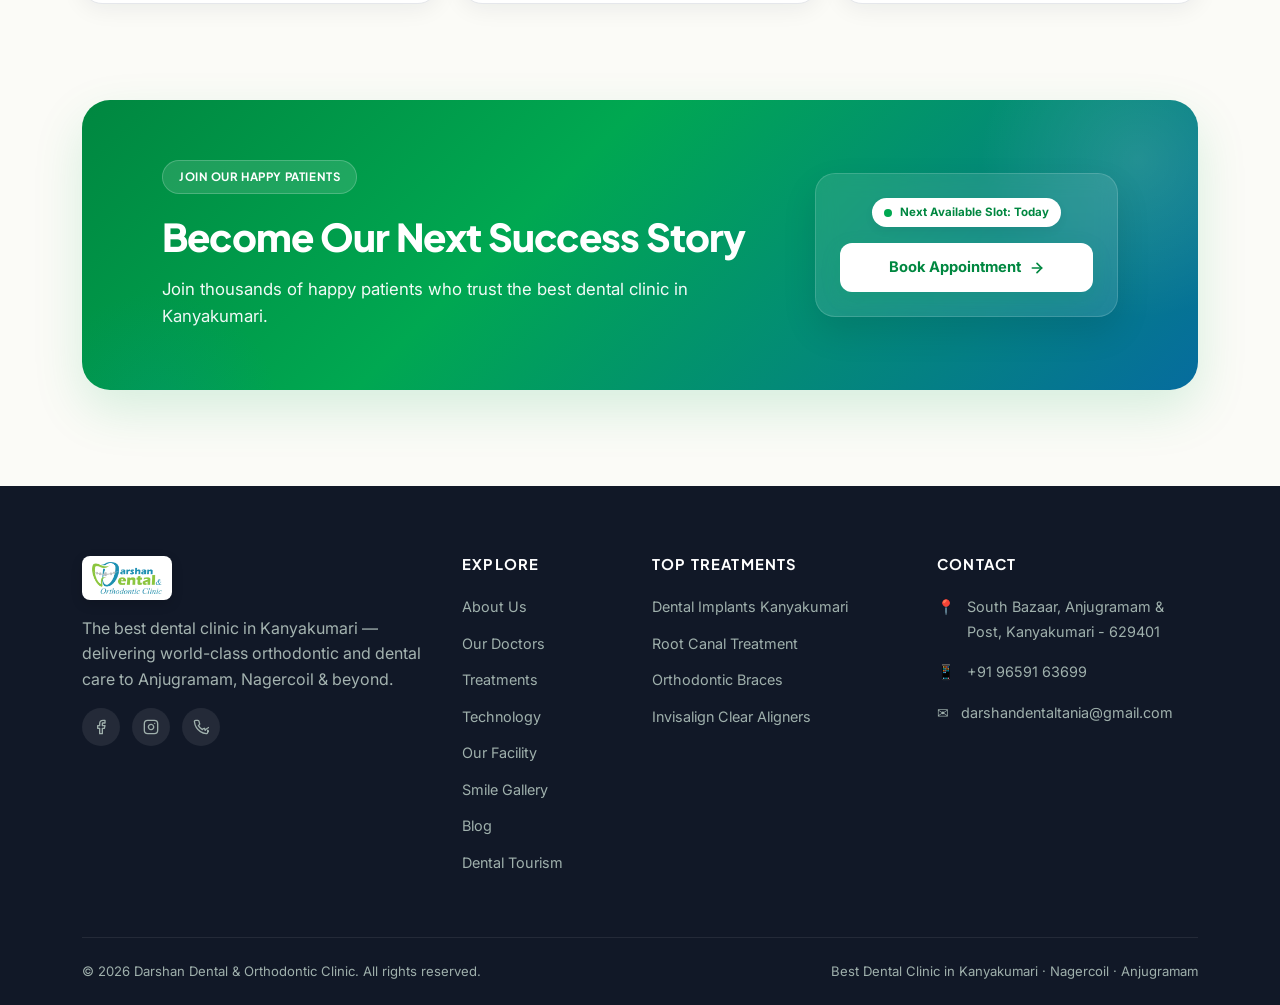
<file: testimonials.html>
<!DOCTYPE html>
<html lang="en">
<head>
<meta charset="UTF-8">
<meta name="viewport" content="width=device-width, initial-scale=1.0">
<title>Patient Testimonials & Reviews | Darshan Dental Clinic Kanyakumari</title>
<meta name="description" content="Read reviews and testimonials from patients who received braces, implants, Invisalign, and dental tourism care at Darshan Dental in Kanyakumari.">
<meta name="keywords" content="Best Dental Clinic Reviews Kanyakumari, Darshan Dental Clinic Patient Testimonials, Orthodontic Braces Reviews Nagercoil, Dental Implant Success Stories, Invisalign Patient Reviews Kanyakumari, NRI Dental Treatment Feedback, 5 Star Dental Clinic Anjugramam, Best Dentist Rating Kanyakumari, patient reviews dental clinic Kanyakumari, real smile makeover results, braces treatment experience Nagercoil, painless dental surgery feedback, top rated dentist Google reviews Kanyakumari, recommended dental clinic South Tamil Nadu, patient case studies Darshan Dental, genuine patient feedback, dentist recommendations Kanyakumari, Google reviews Darshan Dental Clinic, patient video testimonials dental Kanyakumari, best reviewed dentist Anjugramam, trusted dental clinic reviews Nagercoil, NRI dental patient testimonials Tamil Nadu, painless root canal patient review, clear aligners patient feedback Kanyakumari, 5 star rating dental hospital Nagercoil, authentic patient dental stories, verified dentist reviews Kanyakumari, Dental patient experiences Kanyakumari, patient satisfaction with dental care Nagercoil, orthodontic treatment feedback Anjugramam, clear aligner treatment experiences Tamil Nadu, dental implant patient experiences Kanyakumari, patient stories about smile correction Nagercoil, dental clinic recommendations Anjugramam, patient feedback on dentist consultation Kanyakumari, family dental care reviews Nagercoil, dental treatment satisfaction Tamil Nadu, patient experiences with tooth replacement Kanyakumari, smile transformation patient stories Nagercoil, patient feedback on braces adjustment Anjugramam, dental care experiences for overseas Indians, NRI patient dental care experiences Kanyakumari, dental travel patient experiences Tamil Nadu, patient feedback on cosmetic dentistry Nagercoil, root canal treatment experiences Anjugramam, patient stories about dental rehabilitation Kanyakumari, patient feedback on children's dentistry Nagercoil, patient experience with gum treatment Tamil Nadu, dental consultation feedback Kanyakumari, patient opinions on orthodontic care Nagercoil, dental clinic service quality Anjugramam, patient-focused dental treatment Kanyakumari, dental appointment experience Nagercoil, patient feedback on dental technology Tamil Nadu, dental treatment journey stories Kanyakumari, patient confidence after orthodontic treatment, smile improvement experiences Anjugramam, dental care recommendations from patients Nagercoil, patient perspective on dental implants Tamil Nadu, patient stories about teeth alignment Kanyakumari, dental service experience reviews Anjugramam, patient feedback on dental professionalism Nagercoil, dental care trust and satisfaction Tamil Nadu, long-term orthodontic treatment experiences Kanyakumari, patient experiences with smile restoration Nagercoil, dental tourism experiences for international patients, overseas patient dental treatment stories Kanyakumari, Darshan Dental patient experience, Darshan Dental treatment reviews, Darshan Dental patient feedback Kanyakumari, Darshan Dental braces patient stories, Darshan Dental implant experiences, Darshan Dental aligner treatment feedback, Darshan Dental overseas patient reviews, Darshan Dental smile transformation stories, Darshan Dental patient satisfaction, Darshan Dental dental care recommendations, Darshan Dental Google reviews, Darshan Dental patient ratings Kanyakumari, orthodontic braces patient reviews Nagercoil, dental implant success stories Tamil Nadu, Invisalign patient feedback Kanyakumari, painless root canal patient review Anjugramam, DarshAligners user reviews Tamil Nadu, NRI dental patient testimonials Kanyakumari, best rated dentist in Kanyakumari reviews, 5 star dental clinic reviews Nagercoil, patient video testimonials dental clinic, smile makeover before and after stories, teeth alignment patient experiences, children dental treatment parent reviews, gentle dentist reviews Kanyakumari, honest feedback Darshan Dental Clinic, cosmetic dental work reviews Nagercoil, dental tourist patient reviews India, wisdom tooth removal patient experience, laser gum therapy review Kanyakumari, elderly dental implant patient feedback, denture patient satisfaction stories Nagercoil, dental clinic recommendation Kanyakumari, happy patient reviews Darshan Dental Anjugramam, real patient smile transformation reviews, top rated dental doctor reviews Tamil Nadu, verified patient testimonials Darshan Dental, family dentistry reviews Kanyakumari district, painless treatment experience reviews Nagercoil, satisfaction rate Darshan Dental Clinic, recommended orthodontist reviews Kanyakumari">
<meta name="keywords" content="Best Dental Clinic Reviews Kanyakumari, Darshan Dental Clinic Patient Testimonials, Orthodontic Braces Reviews Nagercoil, Dental Implant Success Stories, Invisalign Patient Reviews Kanyakumari, NRI Dental Treatment Feedback, 5 Star Dental Clinic Anjugramam, Best Dentist Rating Kanyakumari, patient reviews dental clinic Kanyakumari, real smile makeover results, braces treatment experience Nagercoil, painless dental surgery feedback, top rated dentist Google reviews Kanyakumari, recommended dental clinic South Tamil Nadu, patient case studies Darshan Dental, genuine patient feedback, dentist recommendations Kanyakumari, Google reviews Darshan Dental Clinic, patient video testimonials dental Kanyakumari, best reviewed dentist Anjugramam, trusted dental clinic reviews Nagercoil, NRI dental patient testimonials Tamil Nadu, painless root canal patient review, clear aligners patient feedback Kanyakumari, 5 star rating dental hospital Nagercoil, authentic patient dental stories, verified dentist reviews Kanyakumari,Dental Patient Experiences Kanyakumari, Dentist Feedback Anjugramam, Dental Clinic Ratings Nagercoil, Orthodontic Patient Experiences Tamil Nadu, Braces Patient Journey Kanyakumari, Clear Aligner Treatment Reviews Nagercoil, Dental Care Experience Anjugramam, Patient Satisfaction Dental Clinic, Dental Treatment Feedback South Tamil Nadu, Family Dentist Reviews Kanyakumari, Root Canal Treatment Experience Nagercoil, Dental Implant Patient Experience Tamil Nadu, Smile Transformation Patient Stories, Cosmetic Dentistry Patient Feedback, Dental Consultation Experience Kanyakumari, Trusted Orthodontist Reviews Nagercoil, Dental Clinic Recommendations Anjugramam, Patient Oral Healthcare Stories, Dental Treatment Journey Kanyakumari, Dental Clinic Feedback South Bazaar, Happy Dental Patients Nagercoil, Patient Care Reviews Tamil Nadu, Darshan Dental Patient Experiences, Dental Service Reviews Anjugramam, Orthodontic Consultation Feedback, Dental Appointment Experience Kanyakumari">
<link rel="icon" href="Favicon.png" type="image/x-png">
<link rel="preconnect" href="https://fonts.googleapis.com">
<link href="https://fonts.googleapis.com/css2?family=Plus+Jakarta+Sans:wght@500;600;700;800&family=Inter:wght@400;500;600&display=swap" rel="stylesheet">
<link href="https://cdn.jsdelivr.net/npm/bootstrap@5.3.3/dist/css/bootstrap.min.css" rel="stylesheet">
<link rel="stylesheet" href="css/style.css">
<style>
  /* ── Interactive Reviews Dashboard ───────────────────────── */
  .dashboard-section {
    padding-top: 40px;
    padding-bottom: 20px;
  }
  .reviews-dashboard {
    background: #fff;
    border: 1px solid var(--border);
    border-radius: 24px;
    padding: 40px;
    box-shadow: var(--shadow);
    margin-bottom: 40px;
  }
  
  /* Circular Progress ring rating */
  .rating-circle-container {
    display: flex;
    flex-direction: column;
    align-items: center;
    justify-content: center;
    text-align: center;
    border-right: 1px solid var(--border);
    padding-right: 30px;
  }
  .rating-ring-wrapper {
    position: relative;
    width: 120px;
    height: 120px;
    margin-bottom: 12px;
  }
  .rating-ring {
    transform: rotate(-90deg);
  }
  .rating-ring-fg {
    stroke-dasharray: 326.7;
    stroke-dashoffset: 6.5; /* 4.9/5 ratio */
    transition: stroke-dashoffset 1.5s ease-out;
  }
  .rating-value {
    position: absolute;
    top: 50%;
    left: 50%;
    transform: translate(-50%, -50%);
  }
  .rating-value h3 {
    font-size: 2.2rem;
    font-weight: 800;
    margin: 0;
    color: var(--dark);
    font-family: var(--font-head);
  }
  .rating-value span {
    font-size: 0.75rem;
    color: #6c757d;
    font-weight: 600;
  }
  
  /* Star analytics bars */
  .stars-distribution {
    padding-left: 20px;
    padding-right: 20px;
  }
  .dist-row {
    display: flex;
    align-items: center;
    gap: 12px;
    margin-bottom: 8px;
  }
  .dist-label {
    width: 60px;
    font-size: 0.85rem;
    font-weight: 600;
    color: var(--dark);
    display: flex;
    align-items: center;
    gap: 4px;
  }
  .dist-bar-wrapper {
    flex-grow: 1;
    height: 8px;
    background: #e9ecef;
    border-radius: 4px;
    overflow: hidden;
  }
  .dist-bar-fill {
    height: 100%;
    background: var(--green);
    border-radius: 4px;
    width: 0;
    transition: width 1.2s cubic-bezier(0.1, 0.8, 0.2, 1);
  }
  .dist-pct {
    width: 35px;
    font-size: 0.85rem;
    font-weight: 600;
    color: #6c757d;
    text-align: right;
  }
  
  /* CTA right */
  .dashboard-cta {
    display: flex;
    flex-direction: column;
    justify-content: center;
    align-items: flex-start;
    padding-left: 30px;
    border-left: 1px solid var(--border);
  }
  .dashboard-cta h4 {
    font-weight: 700;
    font-size: 1.25rem;
    margin-bottom: 8px;
    color: var(--dark);
  }
  .dashboard-cta p {
    font-size: 0.9rem;
    color: #6c757d;
    margin-bottom: 20px;
  }
  .btn-google {
    display: inline-flex;
    align-items: center;
    gap: 10px;
    background: #fff;
    color: var(--dark);
    border: 1px solid var(--border);
    padding: 12px 24px;
    border-radius: 12px;
    font-weight: 600;
    font-size: 0.9rem;
    transition: all 0.3s ease;
    box-shadow: 0 4px 12px rgba(0,0,0,0.05);
    text-decoration: none;
  }
  .btn-google:hover {
    background: #f8f9fa;
    border-color: #cdd4dc;
    transform: translateY(-2px);
    box-shadow: 0 6px 18px rgba(0,0,0,0.08);
    color: var(--dark);
  }

  @media (max-width: 991px) {
    .reviews-dashboard {
      padding: 30px;
    }
    .rating-circle-container {
      border-right: none;
      padding-right: 0;
      margin-bottom: 30px;
    }
    .dashboard-cta {
      border-left: none;
      padding-left: 0;
      margin-top: 30px;
      align-items: center;
      text-align: center;
    }
  }

  /* ── Interactive Category Filters ────────────────────────── */
  .filter-wrapper {
    display: flex;
    justify-content: center;
    flex-wrap: wrap;
    gap: 12px;
    margin-bottom: 40px;
  }
  .filter-pill {
    background: rgba(255, 255, 255, 0.8);
    border: 1px solid var(--border);
    color: var(--dark);
    padding: 10px 24px;
    border-radius: 30px;
    font-size: 0.9rem;
    font-weight: 600;
    cursor: pointer;
    transition: all 0.3s cubic-bezier(0.165, 0.84, 0.44, 1);
    box-shadow: var(--shadow-sm);
  }
  .filter-pill:hover {
    background: #fff;
    border-color: var(--green);
    color: var(--green);
    transform: translateY(-2px);
  }
  .filter-pill.active {
    background: var(--green);
    border-color: var(--green);
    color: #fff;
    box-shadow: 0 8px 24px rgba(0, 168, 81, 0.25);
  }

  /* ── Premium Testimonial Cards Layout ────────────────────── */
  .testimonial-grid {
    transition: all 0.5s ease-in-out;
  }
  .testi-card-wrapper {
    transition: all 0.4s cubic-bezier(0.165, 0.84, 0.44, 1);
  }
  .testi-card-wrapper.hidden {
    opacity: 0;
    transform: scale(0.9) translateY(20px);
    pointer-events: none;
    position: absolute;
    width: 0;
    height: 0;
    overflow: hidden;
    padding: 0;
    margin: 0;
  }
  .testi-card-custom {
    background: #fff;
    border: 1px solid var(--border);
    border-radius: 20px;
    padding: 30px;
    height: 100%;
    display: flex;
    flex-direction: column;
    position: relative;
    box-shadow: var(--shadow);
    transition: all 0.35s cubic-bezier(0.165, 0.84, 0.44, 1);
  }
  .testi-card-custom:hover {
    transform: translateY(-8px);
    box-shadow: var(--shadow-lg);
    border-color: rgba(0, 168, 81, 0.2);
  }
  .quote-icon-custom {
    position: absolute;
    top: 24px;
    right: 30px;
    font-size: 4rem;
    font-family: Georgia, serif;
    color: rgba(0, 168, 81, 0.08);
    line-height: 1;
    pointer-events: none;
    user-select: none;
  }
  .tag-treatment {
    display: inline-flex;
    background: rgba(0, 168, 81, 0.06);
    color: var(--green);
    border: 1px solid rgba(0, 168, 81, 0.15);
    padding: 4px 12px;
    border-radius: 30px;
    font-size: 0.75rem;
    font-weight: 700;
    letter-spacing: 0.02em;
    margin-bottom: 20px;
    width: fit-content;
  }
  .testi-card-custom p {
    font-size: 0.95rem;
    line-height: 1.6;
    color: #4a5568;
    margin-bottom: 24px;
    flex-grow: 1;
  }
  
  /* User profile meta info */
  .profile-block {
    display: flex;
    align-items: center;
    justify-content: space-between;
    padding-top: 16px;
    border-top: 1px solid rgba(0,0,0,0.05);
  }
  .profile-details {
    display: flex;
    align-items: center;
    gap: 12px;
  }
  .avatar-gradient {
    width: 44px;
    height: 44px;
    border-radius: 50%;
    background: linear-gradient(135deg, var(--green), var(--teal));
    color: #fff;
    font-weight: 700;
    font-family: var(--font-head);
    font-size: 1.1rem;
    display: flex;
    align-items: center;
    justify-content: center;
    box-shadow: 0 4px 10px rgba(0, 168, 81, 0.2);
  }
  .profile-name {
    font-weight: 700;
    color: var(--dark);
    font-size: 0.95rem;
    margin: 0;
    line-height: 1.2;
  }
  .profile-location {
    font-size: 0.75rem;
    color: #6c757d;
    font-weight: 600;
  }
  
  /* Interactive Helpful Button */
  .helpful-btn {
    background: #f8f9fa;
    border: 1px solid var(--border);
    border-radius: 30px;
    color: #6c757d;
    padding: 6px 14px;
    font-size: 0.75rem;
    font-weight: 700;
    display: inline-flex;
    align-items: center;
    gap: 6px;
    cursor: pointer;
    transition: all 0.25s ease;
    user-select: none;
  }
  .helpful-btn svg {
    transition: transform 0.2s ease;
  }
  .helpful-btn:hover {
    background: #eefbee;
    color: var(--green);
    border-color: rgba(0, 168, 81, 0.25);
  }
  .helpful-btn:hover svg {
    transform: translateY(-2px);
  }
  .helpful-btn.active {
    background: var(--green);
    color: #fff;
    border-color: var(--green);
    box-shadow: 0 4px 12px rgba(0, 168, 81, 0.2);
  }
  .helpful-btn.active svg {
    fill: currentColor;
    transform: scale(1.1);
  }
</style>
</head>
<body>

<!-- TOP STRIP -->
<div class="top-strip d-none d-md-block">
  <div class="container d-flex justify-content-between align-items-center">
    <div>📍 South Bazaar, Anjugramam &amp; Post, Kanyakumari - 629401</div>
    <div>📱 <a href="tel:+919659163699">+91 96591 63699</a> &nbsp;<span class="divider">|</span>&nbsp; ✉ <a href="mailto:darshandentaltania@gmail.com">darshandentaltania@gmail.com</a></div>
  </div>
</div>

<!-- NAVBAR -->
<nav class="navbar navbar-expand-xl navbar-darshan">
  <div class="container">
    <a class="navbar-brand" href="index.html">
      <img src="images/logo.png" alt="Darshan Dental Clinic" class="navbar-logo">
    </a>
    <button class="navbar-toggler" type="button" data-bs-toggle="collapse" data-bs-target="#navMain" aria-controls="navMain" aria-expanded="false" aria-label="Toggle navigation">
      <span class="navbar-toggler-icon"></span>
    </button>
    <div class="collapse navbar-collapse" id="navMain">
      <ul class="navbar-nav ms-auto align-items-lg-center">
        <li class="nav-item"><a class="nav-link" href="index.html">Home</a></li>
        <li class="nav-item"><a class="nav-link" href="about.html">About Us</a></li>
        <li class="nav-item"><a class="nav-link" href="doctors.html">Our Doctors</a></li>
        <li class="nav-item"><a class="nav-link" href="treatments.html">Treatments</a></li>
        <li class="nav-item"><a class="nav-link" href="darshaligners.html">DarshAligners</a></li>
        <li class="nav-item"><a class="nav-link" href="technology.html">Technology</a></li>
        <li class="nav-item"><a class="nav-link active" href="testimonials.html">Testimonials</a></li>
        <li class="nav-item"><a class="nav-link" href="gallery.html">Smile Gallery</a></li>
        <li class="nav-item"><a class="nav-link" href="facility.html">Our Facility</a></li>
        <li class="nav-item"><a class="nav-link" href="tourism.html">Dental Tourism</a></li>
        <li class="nav-item"><a class="nav-link" href="blog.html">Blog</a></li>
        <li class="nav-item"><a class="nav-link" href="contact.html">Contact Us</a></li>
        <li class="nav-item nav-cta"><a class="btn-brand" href="contact.html">Book Appointment</a></li>
      </ul>
    </div>
  </div>
</nav>

<!-- PAGE HEADER -->
<div class="page-header">
  <div class="container">
    <div class="breadcrumb-brand mb-2"><a href="index.html">Home</a><span>/</span>Testimonials</div>
    <h1>What Patients Say About Kanyakumari's Best Dental Clinic</h1>
  </div>
</div>

<!-- SUMMARY DASHBOARD -->
<section class="dashboard-section">
  <div class="container">
    <div class="reviews-dashboard">
      <div class="row align-items-center">
        <!-- 4.9 Rating circle -->
        <div class="col-lg-3 col-md-4">
          <div class="rating-circle-container">
            <div class="rating-ring-wrapper">
              <svg class="rating-ring" width="120" height="120">
                <circle cx="60" cy="60" r="52" fill="transparent" stroke="#f1f3f5" stroke-width="8"></circle>
                <circle class="rating-ring-fg" cx="60" cy="60" r="52" fill="transparent" stroke="var(--green)" stroke-width="8" stroke-dasharray="326.7" stroke-dashoffset="6.5" stroke-linecap="round"></circle>
              </svg>
              <div class="rating-value">
                <h3>4.9</h3>
                <span>Out of 5</span>
              </div>
            </div>
            <div class="stars mb-1">
              <svg viewBox="0 0 24 24" width="14" height="14" fill="#F5A623"><path d="M12 17.27L18.18 21l-1.64-7.03L22 9.24l-7.19-.61L12 2 9.19 8.63 2 9.24l5.46 4.73L5.82 21z"/></svg>
              <svg viewBox="0 0 24 24" width="14" height="14" fill="#F5A623"><path d="M12 17.27L18.18 21l-1.64-7.03L22 9.24l-7.19-.61L12 2 9.19 8.63 2 9.24l5.46 4.73L5.82 21z"/></svg>
              <svg viewBox="0 0 24 24" width="14" height="14" fill="#F5A623"><path d="M12 17.27L18.18 21l-1.64-7.03L22 9.24l-7.19-.61L12 2 9.19 8.63 2 9.24l5.46 4.73L5.82 21z"/></svg>
              <svg viewBox="0 0 24 24" width="14" height="14" fill="#F5A623"><path d="M12 17.27L18.18 21l-1.64-7.03L22 9.24l-7.19-.61L12 2 9.19 8.63 2 9.24l5.46 4.73L5.82 21z"/></svg>
              <svg viewBox="0 0 24 24" width="14" height="14" fill="#F5A623"><path d="M12 17.27L18.18 21l-1.64-7.03L22 9.24l-7.19-.61L12 2 9.19 8.63 2 9.24l5.46 4.73L5.82 21z"/></svg>
            </div>
            <span style="font-size: 0.85rem; font-weight: 600; color: #4a5568;">Based on 500+ Verified Patient Reviews</span>
          </div>
        </div>
        
        <!-- Bars -->
        <div class="col-lg-5 col-md-8 mt-4 mt-md-0">
          <div class="stars-distribution">
            <div class="dist-row">
              <span class="dist-label">5 stars</span>
              <div class="dist-bar-wrapper">
                <div class="dist-bar-fill" style="width: 98%;"></div>
              </div>
              <span class="dist-pct">98%</span>
            </div>
            <div class="dist-row">
              <span class="dist-label">4 stars</span>
              <div class="dist-bar-wrapper">
                <div class="dist-bar-fill" style="width: 2%;"></div>
              </div>
              <span class="dist-pct">2%</span>
            </div>
            <div class="dist-row">
              <span class="dist-label">3 stars</span>
              <div class="dist-bar-wrapper">
                <div class="dist-bar-fill" style="width: 0%;"></div>
              </div>
              <span class="dist-pct">0%</span>
            </div>
            <div class="dist-row">
              <span class="dist-label">2 stars</span>
              <div class="dist-bar-wrapper">
                <div class="dist-bar-fill" style="width: 0%;"></div>
              </div>
              <span class="dist-pct">0%</span>
            </div>
            <div class="dist-row">
              <span class="dist-label">1 star</span>
              <div class="dist-bar-wrapper">
                <div class="dist-bar-fill" style="width: 0%;"></div>
              </div>
              <span class="dist-pct">0%</span>
            </div>
          </div>
        </div>
        
        <!-- CTA -->
        <div class="col-lg-4 col-md-12 mt-4 mt-lg-0">
          <div class="dashboard-cta">
            <h4>Share Your Experience</h4>
            <p>Your feedback helps us continue providing world-class Orthodontic &amp; Dental care to the Kanyakumari community.</p>
            <a href="https://www.google.com/search?kgmid=/g/11bwp60nxl&amp;hl=en-IN&amp;q=Darshan+dental+clinic,Anjugramam&amp;shndl=30&amp;shem=lrnole,lsde,vslcea&amp;source=sh/x/loc/osrp/m5/1&amp;kgs=08ebae8993e42978" target="_blank" rel="noopener" class="btn-google">
              <svg width="18" height="18" viewBox="0 0 24 24">
                <path fill="#4285F4" d="M22.56 12.25c0-.78-.07-1.53-.2-2.25H12v4.26h5.92c-.26 1.37-1.04 2.53-2.21 3.31v2.77h3.57c2.08-1.92 3.28-4.74 3.28-8.09z"/>
                <path fill="#34A853" d="M12 23c2.97 0 5.46-.98 7.28-2.66l-3.57-2.77c-.98.66-2.23 1.06-3.71 1.06-2.86 0-5.29-1.93-6.16-4.53H2.18v2.84C3.99 20.53 7.7 23 12 23z"/>
                <path fill="#FBBC05" d="M5.84 14.09c-.22-.66-.35-1.36-.35-2.09s.13-1.43.35-2.09V7.06H2.18C1.43 8.55 1 10.22 1 12s.43 3.45 1.18 4.94l2.85-2.22c-.62-.63-1.04-1.39-1.19-2.63z"/>
                <path fill="#EA4335" d="M12 5.38c1.62 0 3.06.56 4.21 1.64l3.15-3.15C17.45 2.09 14.97 1 12 1 7.7 1 3.99 3.47 2.18 7.06l3.66 2.84c.87-2.6 3.3-4.52 6.16-4.52z"/>
              </svg>
              Write Review on Google
            </a>
          </div>
        </div>
      </div>
    </div>

    <!-- Category Filters -->
    <div class="filter-wrapper">
      <button class="filter-pill active" data-filter="all">All Reviews</button>
      <button class="filter-pill" data-filter="braces">Braces &amp; Invisalign</button>
      <button class="filter-pill" data-filter="implants">Dental Implants</button>
      <button class="filter-pill" data-filter="tourism">Dental Tourism</button>
    </div>
  </div>
</section>

<!-- TESTIMONIALS FEED -->
<section class="section pt-0">
  <div class="container">
    <div class="row g-4 testimonial-grid">

      <!-- Testimonial 1 -->
      <div class="col-md-6 col-lg-4 testi-card-wrapper" data-categories="tourism implants">
        <div class="testi-card-custom">
          <div class="quote-icon-custom">“</div>
          <span class="tag-treatment">Dental Tourism &amp; Implants</span>
          <div class="stars mb-3">
            <svg viewBox="0 0 24 24" width="13" height="13" fill="#F5A623"><path d="M12 17.27L18.18 21l-1.64-7.03L22 9.24l-7.19-.61L12 2 9.19 8.63 2 9.24l5.46 4.73L5.82 21z"/></svg>
            <svg viewBox="0 0 24 24" width="13" height="13" fill="#F5A623"><path d="M12 17.27L18.18 21l-1.64-7.03L22 9.24l-7.19-.61L12 2 9.19 8.63 2 9.24l5.46 4.73L5.82 21z"/></svg>
            <svg viewBox="0 0 24 24" width="13" height="13" fill="#F5A623"><path d="M12 17.27L18.18 21l-1.64-7.03L22 9.24l-7.19-.61L12 2 9.19 8.63 2 9.24l5.46 4.73L5.82 21z"/></svg>
            <svg viewBox="0 0 24 24" width="13" height="13" fill="#F5A623"><path d="M12 17.27L18.18 21l-1.64-7.03L22 9.24l-7.19-.61L12 2 9.19 8.63 2 9.24l5.46 4.73L5.82 21z"/></svg>
            <svg viewBox="0 0 24 24" width="13" height="13" fill="#F5A623"><path d="M12 17.27L18.18 21l-1.64-7.03L22 9.24l-7.19-.61L12 2 9.19 8.63 2 9.24l5.46 4.73L5.82 21z"/></svg>
          </div>
          <p>"The concept of dental tourism was new to me, and given my recurring problems I wanted to try it. Needless to say, Darshan Dental is the best dental clinic in Kanyakumari and has the best dental tourism packages Kanyakumari can offer. It was money well spent — under Dr. Tania's expert care my dental problems have been solved and I have got my smile back!"</p>
          <div class="profile-block">
            <div class="profile-details">
              <div class="avatar-gradient">S</div>
              <div>
                <h5 class="profile-name">Shahid</h5>
                <span class="profile-location">Dubai</span>
              </div>
            </div>
            <button class="helpful-btn" onclick="toggleHelpful(this)">
              <svg width="12" height="12" viewBox="0 0 24 24" fill="none" stroke="currentColor" stroke-width="2.5" stroke-linecap="round" stroke-linejoin="round"><path d="M14 9V5a3 3 0 0 0-3-3l-4 9v11h11.28a2 2 0 0 0 2-1.7l1.38-9a2 2 0 0 0-2-2.3zM7 22H4a2 2 0 0 1-2-2v-7a2 2 0 0 1 2-2h3"></path></svg>
              <span>Helpful (<span class="count">24</span>)</span>
            </button>
          </div>
        </div>
      </div>

      <!-- Testimonial 2 -->
      <div class="col-md-6 col-lg-4 testi-card-wrapper" data-categories="braces">
        <div class="testi-card-custom">
          <div class="quote-icon-custom">“</div>
          <span class="tag-treatment">Orthodontic Braces</span>
          <div class="stars mb-3">
            <svg viewBox="0 0 24 24" width="13" height="13" fill="#F5A623"><path d="M12 17.27L18.18 21l-1.64-7.03L22 9.24l-7.19-.61L12 2 9.19 8.63 2 9.24l5.46 4.73L5.82 21z"/></svg>
            <svg viewBox="0 0 24 24" width="13" height="13" fill="#F5A623"><path d="M12 17.27L18.18 21l-1.64-7.03L22 9.24l-7.19-.61L12 2 9.19 8.63 2 9.24l5.46 4.73L5.82 21z"/></svg>
            <svg viewBox="0 0 24 24" width="13" height="13" fill="#F5A623"><path d="M12 17.27L18.18 21l-1.64-7.03L22 9.24l-7.19-.61L12 2 9.19 8.63 2 9.24l5.46 4.73L5.82 21z"/></svg>
            <svg viewBox="0 0 24 24" width="13" height="13" fill="#F5A623"><path d="M12 17.27L18.18 21l-1.64-7.03L22 9.24l-7.19-.61L12 2 9.19 8.63 2 9.24l5.46 4.73L5.82 21z"/></svg>
            <svg viewBox="0 0 24 24" width="13" height="13" fill="#F5A623"><path d="M12 17.27L18.18 21l-1.64-7.03L22 9.24l-7.19-.61L12 2 9.19 8.63 2 9.24l5.46 4.73L5.82 21z"/></svg>
          </div>
          <p>"If you are looking for the best teeth braces treatment Kanyakumari can offer, look no further. Darshan Dental clinic is the best place and I strongly recommend Dr. Tania to all my friends and family. She is professional and all the procedures are totally painless."</p>
          <div class="profile-block">
            <div class="profile-details">
              <div class="avatar-gradient">E</div>
              <div>
                <h5 class="profile-name">Elizabeth</h5>
                <span class="profile-location">Kanyakumari</span>
              </div>
            </div>
            <button class="helpful-btn" onclick="toggleHelpful(this)">
              <svg width="12" height="12" viewBox="0 0 24 24" fill="none" stroke="currentColor" stroke-width="2.5" stroke-linecap="round" stroke-linejoin="round"><path d="M14 9V5a3 3 0 0 0-3-3l-4 9v11h11.28a2 2 0 0 0 2-1.7l1.38-9a2 2 0 0 0-2-2.3zM7 22H4a2 2 0 0 1-2-2v-7a2 2 0 0 1 2-2h3"></path></svg>
              <span>Helpful (<span class="count">11</span>)</span>
            </button>
          </div>
        </div>
      </div>

      <!-- Testimonial 3 -->
      <div class="col-md-6 col-lg-4 testi-card-wrapper" data-categories="implants">
        <div class="testi-card-custom">
          <div class="quote-icon-custom">“</div>
          <span class="tag-treatment">Dental Implants</span>
          <div class="stars mb-3">
            <svg viewBox="0 0 24 24" width="13" height="13" fill="#F5A623"><path d="M12 17.27L18.18 21l-1.64-7.03L22 9.24l-7.19-.61L12 2 9.19 8.63 2 9.24l5.46 4.73L5.82 21z"/></svg>
            <svg viewBox="0 0 24 24" width="13" height="13" fill="#F5A623"><path d="M12 17.27L18.18 21l-1.64-7.03L22 9.24l-7.19-.61L12 2 9.19 8.63 2 9.24l5.46 4.73L5.82 21z"/></svg>
            <svg viewBox="0 0 24 24" width="13" height="13" fill="#F5A623"><path d="M12 17.27L18.18 21l-1.64-7.03L22 9.24l-7.19-.61L12 2 9.19 8.63 2 9.24l5.46 4.73L5.82 21z"/></svg>
            <svg viewBox="0 0 24 24" width="13" height="13" fill="#F5A623"><path d="M12 17.27L18.18 21l-1.64-7.03L22 9.24l-7.19-.61L12 2 9.19 8.63 2 9.24l5.46 4.73L5.82 21z"/></svg>
            <svg viewBox="0 0 24 24" width="13" height="13" fill="#F5A623"><path d="M12 17.27L18.18 21l-1.64-7.03L22 9.24l-7.19-.61L12 2 9.19 8.63 2 9.24l5.46 4.73L5.82 21z"/></svg>
          </div>
          <p>"Being treated by Dr. Tania for my dental implants was such a painless experience. She is definitely the best dentist in Kanyakumari."</p>
          <div class="profile-block">
            <div class="profile-details">
              <div class="avatar-gradient">R</div>
              <div>
                <h5 class="profile-name">Ramesh</h5>
                <span class="profile-location">Kanyakumari</span>
              </div>
            </div>
            <button class="helpful-btn" onclick="toggleHelpful(this)">
              <svg width="12" height="12" viewBox="0 0 24 24" fill="none" stroke="currentColor" stroke-width="2.5" stroke-linecap="round" stroke-linejoin="round"><path d="M14 9V5a3 3 0 0 0-3-3l-4 9v11h11.28a2 2 0 0 0 2-1.7l1.38-9a2 2 0 0 0-2-2.3zM7 22H4a2 2 0 0 1-2-2v-7a2 2 0 0 1 2-2h3"></path></svg>
              <span>Helpful (<span class="count">8</span>)</span>
            </button>
          </div>
        </div>
      </div>

      <!-- Testimonial 4 -->
      <div class="col-md-6 col-lg-4 testi-card-wrapper" data-categories="implants">
        <div class="testi-card-custom">
          <div class="quote-icon-custom">“</div>
          <span class="tag-treatment">Dental Implants</span>
          <div class="stars mb-3">
            <svg viewBox="0 0 24 24" width="13" height="13" fill="#F5A623"><path d="M12 17.27L18.18 21l-1.64-7.03L22 9.24l-7.19-.61L12 2 9.19 8.63 2 9.24l5.46 4.73L5.82 21z"/></svg>
            <svg viewBox="0 0 24 24" width="13" height="13" fill="#F5A623"><path d="M12 17.27L18.18 21l-1.64-7.03L22 9.24l-7.19-.61L12 2 9.19 8.63 2 9.24l5.46 4.73L5.82 21z"/></svg>
            <svg viewBox="0 0 24 24" width="13" height="13" fill="#F5A623"><path d="M12 17.27L18.18 21l-1.64-7.03L22 9.24l-7.19-.61L12 2 9.19 8.63 2 9.24l5.46 4.73L5.82 21z"/></svg>
            <svg viewBox="0 0 24 24" width="13" height="13" fill="#F5A623"><path d="M12 17.27L18.18 21l-1.64-7.03L22 9.24l-7.19-.61L12 2 9.19 8.63 2 9.24l5.46 4.73L5.82 21z"/></svg>
            <svg viewBox="0 0 24 24" width="13" height="13" fill="#F5A623"><path d="M12 17.27L18.18 21l-1.64-7.03L22 9.24l-7.19-.61L12 2 9.19 8.63 2 9.24l5.46 4.73L5.82 21z"/></svg>
          </div>
          <p>"Initially I was apprehensive about undertaking treatment for dental implants. A search in Google for the best dental clinic in Kanyakumari brought me here, and I am so glad I was treated by Dr. Tania and team. It was a pleasant dental experience overall."</p>
          <div class="profile-block">
            <div class="profile-details">
              <div class="avatar-gradient">S</div>
              <div>
                <h5 class="profile-name">Sumitra</h5>
                <span class="profile-location">Nagercoil</span>
              </div>
            </div>
            <button class="helpful-btn" onclick="toggleHelpful(this)">
              <svg width="12" height="12" viewBox="0 0 24 24" fill="none" stroke="currentColor" stroke-width="2.5" stroke-linecap="round" stroke-linejoin="round"><path d="M14 9V5a3 3 0 0 0-3-3l-4 9v11h11.28a2 2 0 0 0 2-1.7l1.38-9a2 2 0 0 0-2-2.3zM7 22H4a2 2 0 0 1-2-2v-7a2 2 0 0 1 2-2h3"></path></svg>
              <span>Helpful (<span class="count">14</span>)</span>
            </button>
          </div>
        </div>
      </div>

      <!-- Testimonial 5 -->
      <div class="col-md-6 col-lg-4 testi-card-wrapper" data-categories="braces">
        <div class="testi-card-custom">
          <div class="quote-icon-custom">“</div>
          <span class="tag-treatment">Orthodontic Braces</span>
          <div class="stars mb-3">
            <svg viewBox="0 0 24 24" width="13" height="13" fill="#F5A623"><path d="M12 17.27L18.18 21l-1.64-7.03L22 9.24l-7.19-.61L12 2 9.19 8.63 2 9.24l5.46 4.73L5.82 21z"/></svg>
            <svg viewBox="0 0 24 24" width="13" height="13" fill="#F5A623"><path d="M12 17.27L18.18 21l-1.64-7.03L22 9.24l-7.19-.61L12 2 9.19 8.63 2 9.24l5.46 4.73L5.82 21z"/></svg>
            <svg viewBox="0 0 24 24" width="13" height="13" fill="#F5A623"><path d="M12 17.27L18.18 21l-1.64-7.03L22 9.24l-7.19-.61L12 2 9.19 8.63 2 9.24l5.46 4.73L5.82 21z"/></svg>
            <svg viewBox="0 0 24 24" width="13" height="13" fill="#F5A623"><path d="M12 17.27L18.18 21l-1.64-7.03L22 9.24l-7.19-.61L12 2 9.19 8.63 2 9.24l5.46 4.73L5.82 21z"/></svg>
            <svg viewBox="0 0 24 24" width="13" height="13" fill="#F5A623"><path d="M12 17.27L18.18 21l-1.64-7.03L22 9.24l-7.19-.61L12 2 9.19 8.63 2 9.24l5.46 4.73L5.82 21z"/></svg>
          </div>
          <p>"I had crowded and forwardly arranged teeth for which I had braces treatment on my visit here. The results have far exceeded my expectations — my confidence has improved so much."</p>
          <div class="profile-block">
            <div class="profile-details">
              <div class="avatar-gradient">A</div>
              <div>
                <h5 class="profile-name">Anitha</h5>
                <span class="profile-location">Nagercoil</span>
              </div>
            </div>
            <button class="helpful-btn" onclick="toggleHelpful(this)">
              <svg width="12" height="12" viewBox="0 0 24 24" fill="none" stroke="currentColor" stroke-width="2.5" stroke-linecap="round" stroke-linejoin="round"><path d="M14 9V5a3 3 0 0 0-3-3l-4 9v11h11.28a2 2 0 0 0 2-1.7l1.38-9a2 2 0 0 0-2-2.3zM7 22H4a2 2 0 0 1-2-2v-7a2 2 0 0 1 2-2h3"></path></svg>
              <span>Helpful (<span class="count">6</span>)</span>
            </button>
          </div>
        </div>
      </div>

      <!-- Testimonial 6 -->
      <div class="col-md-6 col-lg-4 testi-card-wrapper" data-categories="tourism">
        <div class="testi-card-custom">
          <div class="quote-icon-custom">“</div>
          <span class="tag-treatment">Dental Tourism</span>
          <div class="stars mb-3">
            <svg viewBox="0 0 24 24" width="13" height="13" fill="#F5A623"><path d="M12 17.27L18.18 21l-1.64-7.03L22 9.24l-7.19-.61L12 2 9.19 8.63 2 9.24l5.46 4.73L5.82 21z"/></svg>
            <svg viewBox="0 0 24 24" width="13" height="13" fill="#F5A623"><path d="M12 17.27L18.18 21l-1.64-7.03L22 9.24l-7.19-.61L12 2 9.19 8.63 2 9.24l5.46 4.73L5.82 21z"/></svg>
            <svg viewBox="0 0 24 24" width="13" height="13" fill="#F5A623"><path d="M12 17.27L18.18 21l-1.64-7.03L22 9.24l-7.19-.61L12 2 9.19 8.63 2 9.24l5.46 4.73L5.82 21z"/></svg>
            <svg viewBox="0 0 24 24" width="13" height="13" fill="#F5A623"><path d="M12 17.27L18.18 21l-1.64-7.03L22 9.24l-7.19-.61L12 2 9.19 8.63 2 9.24l5.46 4.73L5.82 21z"/></svg>
            <svg viewBox="0 0 24 24" width="13" height="13" fill="#F5A623"><path d="M12 17.27L18.18 21l-1.64-7.03L22 9.24l-7.19-.61L12 2 9.19 8.63 2 9.24l5.46 4.73L5.82 21z"/></svg>
          </div>
          <p>"I am settled in the Middle East. My home town is Kanyakumari, so whenever we have a dental problem we fly to India and finish our treatment from Darshan Dental — the best dental tourism experience we could ask for."</p>
          <div class="profile-block">
            <div class="profile-details">
              <div class="avatar-gradient">J</div>
              <div>
                <h5 class="profile-name">Joice</h5>
                <span class="profile-location">Middle East</span>
              </div>
            </div>
            <button class="helpful-btn" onclick="toggleHelpful(this)">
              <svg width="12" height="12" viewBox="0 0 24 24" fill="none" stroke="currentColor" stroke-width="2.5" stroke-linecap="round" stroke-linejoin="round"><path d="M14 9V5a3 3 0 0 0-3-3l-4 9v11h11.28a2 2 0 0 0 2-1.7l1.38-9a2 2 0 0 0-2-2.3zM7 22H4a2 2 0 0 1-2-2v-7a2 2 0 0 1 2-2h3"></path></svg>
              <span>Helpful (<span class="count">19</span>)</span>
            </button>
          </div>
        </div>
      </div>

    </div>
  </div>
</section>

<!-- CTA -->
<section class="section pt-0">
  <div class="container">
    <div class="cta-band">
      <div class="row align-items-center text-start">
        <div class="col-lg-8">
          <span class="cta-badge">Join Our Happy Patients</span>
          <h2>Become Our Next Success Story</h2>
          <p class="mb-lg-0">Join thousands of happy patients who trust the best dental clinic in Kanyakumari.</p>
        </div>
        <div class="col-lg-4 text-lg-end mt-4 mt-lg-0">
          <a href="contact.html" class="cta-action-card">
            <span class="cta-slot-badge"><span class="pulse-dot"></span> Next Available Slot: Today</span>
            <span class="cta-action-btn">Book Appointment <svg width="16" height="16" viewBox="0 0 24 24" fill="none" stroke="currentColor" stroke-width="2.5" stroke-linecap="round" stroke-linejoin="round"><line x1="5" y1="12" x2="19" y2="12"></line><polyline points="12 5 19 12 12 19"></polyline></svg></span>
          </a>
        </div>
      </div>
    </div>
  </div>
</section>

<!-- FOOTER -->
<footer class="site-footer">
  <div class="container">
    <div class="row gy-4">
      <div class="col-lg-4">
        <a class="navbar-brand d-inline-flex mb-3" href="index.html">
          <img src="images/logo.png" alt="Darshan Dental Clinic" class="footer-logo">
        </a>
        <p>The best dental clinic in Kanyakumari — delivering world-class orthodontic and dental care to Anjugramam, Nagercoil &amp; beyond.</p>
        <a href="https://www.facebook.com/darshan.dental.50" class="social-round" aria-label="Facebook" target="_blank" rel="noopener"><svg width="16" height="16" viewBox="0 0 24 24" fill="none" stroke="currentColor" stroke-width="2" stroke-linecap="round" stroke-linejoin="round"><path d="M18 2h-3a5 5 0 0 0-5 5v3H7v4h3v8h4v-8h3l1-4h-4V7a1 1 0 0 1 1-1h3z"></path></svg></a>
        <a href="https://www.instagram.com/darshan.dental.50?igsh=bmlhaGJtMXkyZTBy" class="social-round" aria-label="Instagram" target="_blank" rel="noopener"><svg width="16" height="16" viewBox="0 0 24 24" fill="none" stroke="currentColor" stroke-width="2" stroke-linecap="round" stroke-linejoin="round"><rect x="2" y="2" width="20" height="20" rx="5" ry="5"></rect><path d="M16 11.37A4 4 0 1 1 12.63 8 4 4 0 0 1 16 11.37z"></path><line x1="17.5" y1="6.5" x2="17.51" y2="6.5"></line></svg></a>
        <a href="tel:+919659163699" class="social-round" aria-label="Call Us"><svg width="16" height="16" viewBox="0 0 24 24" fill="none" stroke="currentColor" stroke-width="2" stroke-linecap="round" stroke-linejoin="round"><path d="M22 16.92v3a2 2 0 0 1-2.18 2 19.79 19.79 0 0 1-8.63-3.07 19.5 19.5 0 0 1-6-6 19.79 19.79 0 0 1-3.07-8.67A2 2 0 0 1 4.11 2h3a2 2 0 0 1 2 1.72 12.84 12.84 0 0 0 .7 2.81 2 2 0 0 1-.45 2.11L8.09 9.91a16 16 0 0 0 6 6l1.27-1.27a2 2 0 0 1 2.11-.45 12.84 12.84 0 0 0 .7 2.81 2 2 0 0 1 22 16.92z"></path></svg></a>
      </div>
      <div class="col-lg-2 col-6">
        <h6>Explore</h6>
        <ul>
          <li><a href="about.html">About Us</a></li>
          <li><a href="doctors.html">Our Doctors</a></li>
          <li><a href="treatments.html">Treatments</a></li>
          <li><a href="technology.html">Technology</a></li>
          <li><a href="facility.html">Our Facility</a></li>
          <li><a href="gallery.html">Smile Gallery</a></li>
          <li><a href="blog.html">Blog</a></li>
          <li><a href="tourism.html">Dental Tourism</a></li>
        </ul>
      </div>
      <div class="col-lg-3 col-6">
        <h6>Top Treatments</h6>
        <ul>
          <li><a href="treatments.html">Dental Implants Kanyakumari</a></li>
          <li><a href="treatments.html">Root Canal Treatment</a></li>
          <li><a href="treatments.html">Orthodontic Braces</a></li>
          <li><a href="treatments.html">Invisalign Clear Aligners</a></li>
        </ul>
      </div>
      <div class="col-lg-3">
        <h6>Contact</h6>
        <div class="foot-contact">📍 <span>South Bazaar, Anjugramam &amp; Post, Kanyakumari - 629401</span></div>
        <div class="foot-contact">📱 <a href="tel:+919659163699">+91 96591 63699</a></div>
        <div class="foot-contact">✉ <a href="mailto:darshandentaltania@gmail.com">darshandentaltania@gmail.com</a></div>
      </div>
    </div>
    <div class="footer-bottom d-flex flex-wrap justify-content-between">
      <span>© 2026 Darshan Dental &amp; Orthodontic Clinic. All rights reserved.</span>
      <span>Best Dental Clinic in Kanyakumari · Nagercoil · Anjugramam</span>
    </div>
  </div>
</footer>

<button id="backToTop" class="back-to-top">↑</button>

<script src="https://cdn.jsdelivr.net/npm/bootstrap@5.3.3/dist/js/bootstrap.bundle.min.js"></script>
<script src="js/script.js"></script>
<script>
  // Dynamic Category Filtering
  document.addEventListener('DOMContentLoaded', () => {
    const filterPills = document.querySelectorAll('.filter-pill');
    const cards = document.querySelectorAll('.testi-card-wrapper');

    filterPills.forEach(pill => {
      pill.addEventListener('click', () => {
        // Toggle active class
        filterPills.forEach(p => p.classList.remove('active'));
        pill.classList.add('active');

        const filterValue = pill.getAttribute('data-filter');

        cards.forEach(card => {
          const categories = card.getAttribute('data-categories').split(' ');
          if (filterValue === 'all' || categories.includes(filterValue)) {
            card.classList.remove('hidden');
          } else {
            card.classList.add('hidden');
          }
        });
      });
    });
  });

  // Helpful Button Toggle Counter
  function toggleHelpful(button) {
    const countSpan = button.querySelector('.count');
    let count = parseInt(countSpan.textContent, 10);
    
    if (button.classList.contains('active')) {
      button.classList.remove('active');
      count--;
    } else {
      button.classList.add('active');
      count++;
    }
    countSpan.textContent = count;
  }
</script>
</body>
</html>
</file>
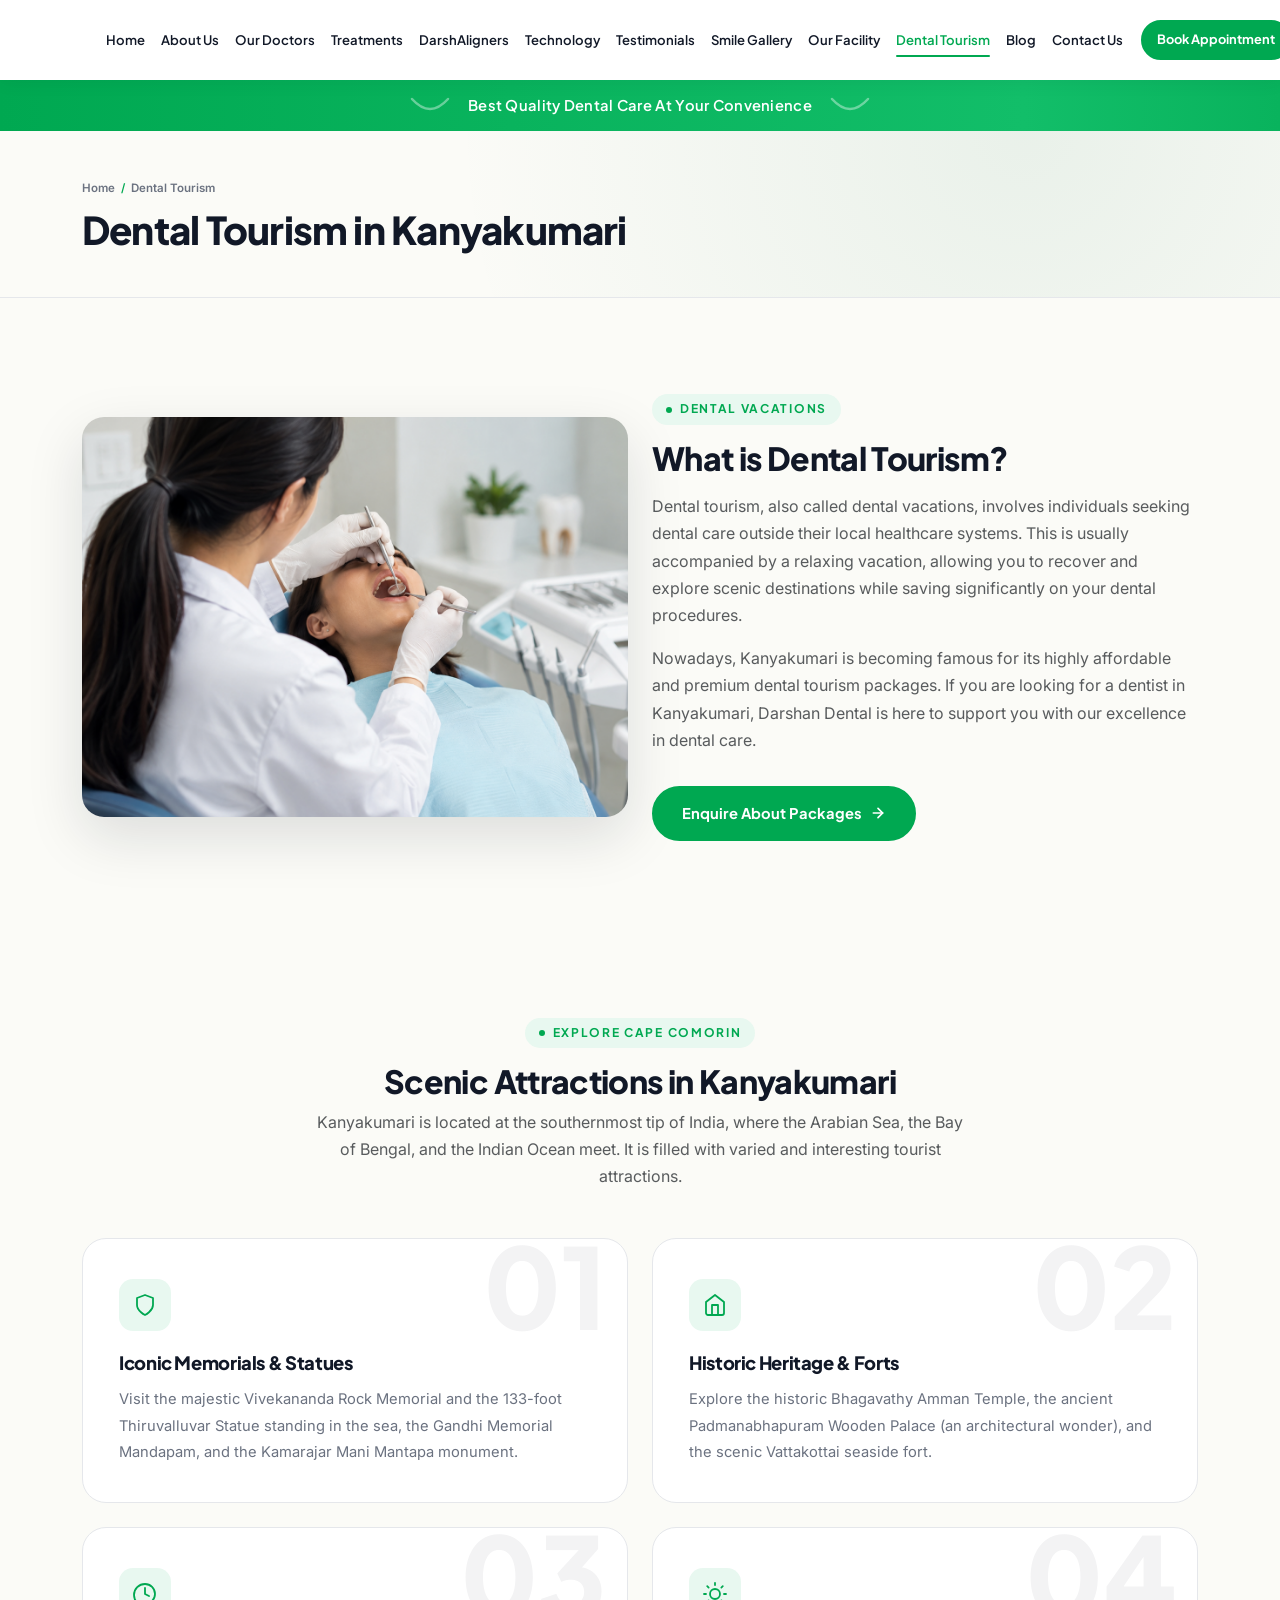
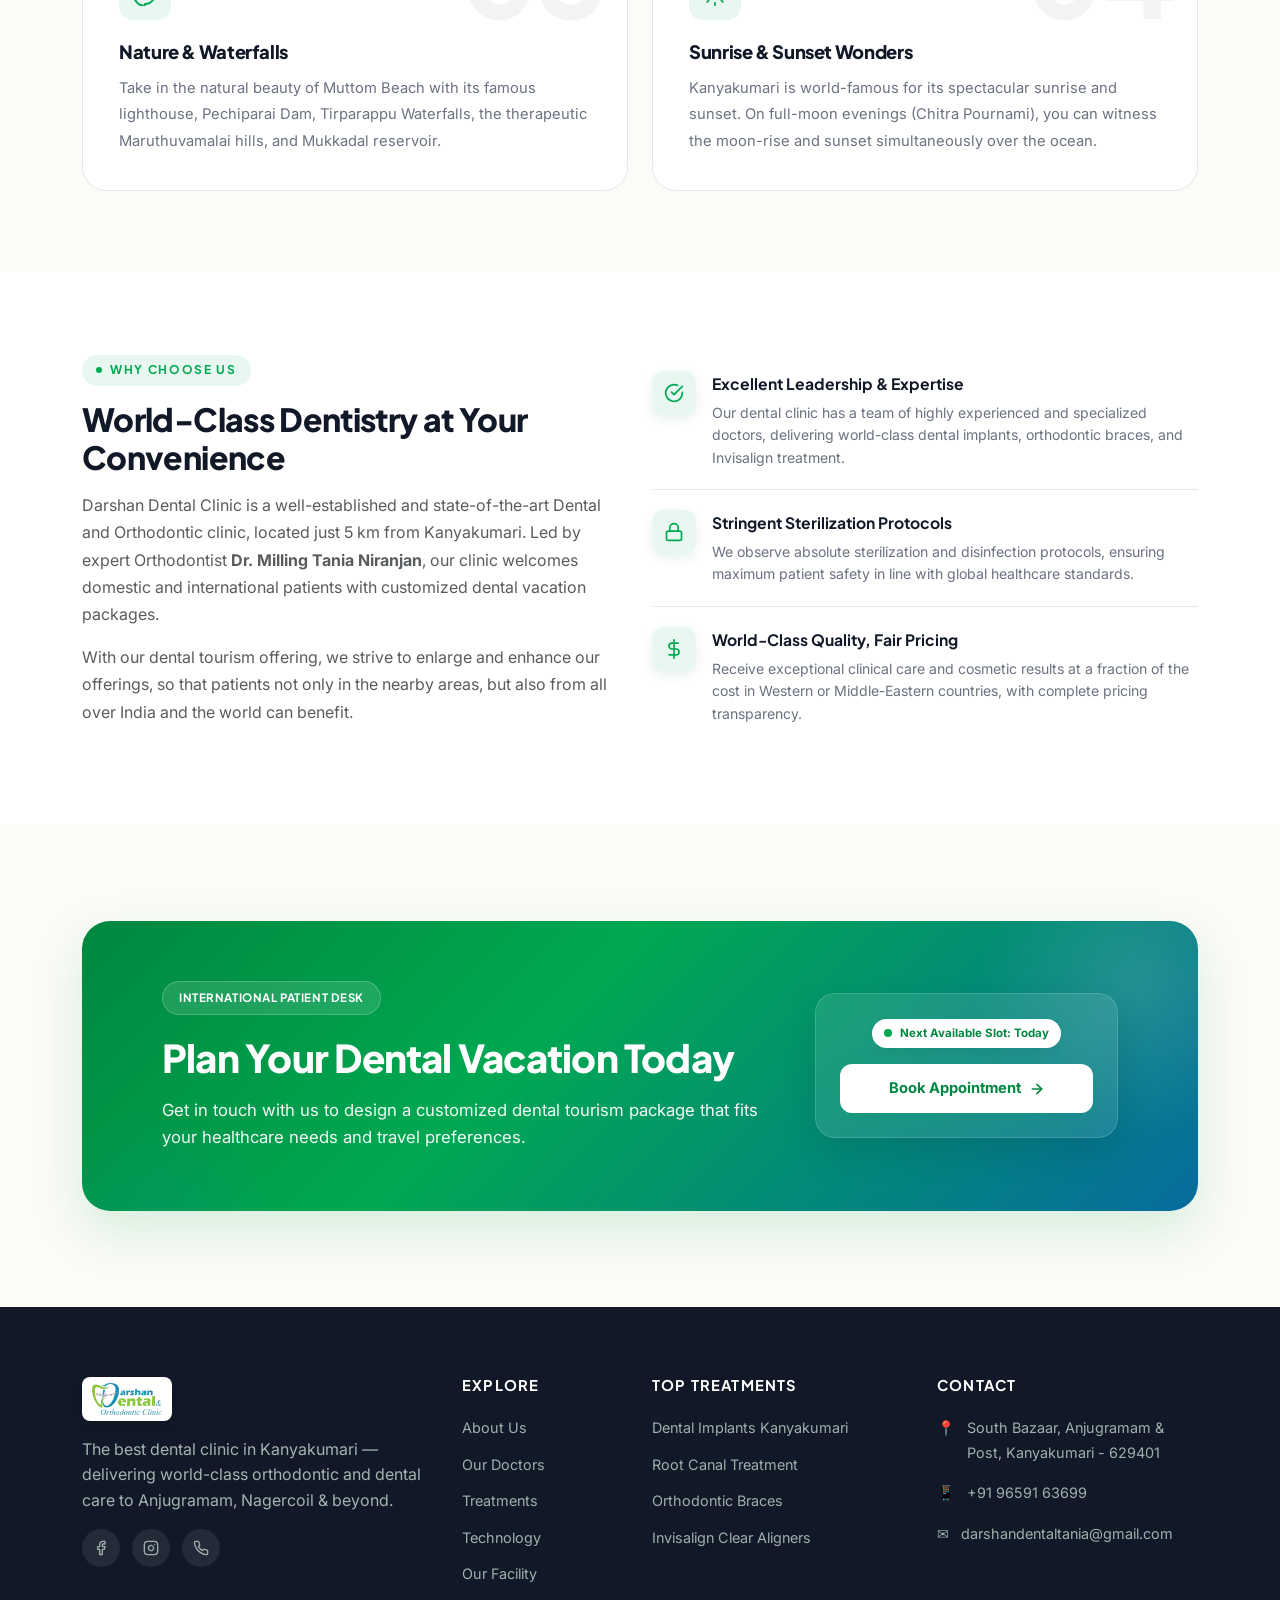
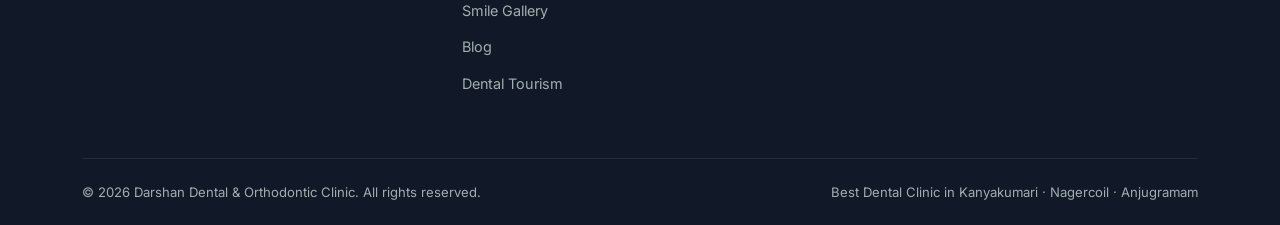
<file: tourism.html>
<!DOCTYPE html>
<html lang="en">
<head>
<meta charset="UTF-8">
<meta name="viewport" content="width=device-width, initial-scale=1.0">
<title>Dental Tourism in Kanyakumari | Dental Vacations India — Darshan Dental</title>
<meta name="description" content="Explore dental tourism in Kanyakumari with Darshan Dental. Enjoy a relaxing dental vacation near Kanyakumari with expert dental implants, braces, and cosmetic dentistry.">
<meta name="keywords" content="Dental Tourism Kanyakumari, Dental Tourism India, Affordable Dental Implants for NRIs, Dental Vacation Tamil Nadu, International Patient Dental Care, Full Mouth Implants Tourism, NRI Smile Makeover Kanyakumari, Cheap Quality Dental Care India, Dental Treatment and Travel Kanyakumari, overseas dental tourism packages, dental implants for foreigners India, holiday dental clinic Kanyakumari, affordable full mouth rehabilitation for NRIs, medical tourism dental Tamil Nadu, fast track dental treatment tourists, cost effective dental care South India, NRI dental packages, dental holidays India, budget friendly dental tourism, NRI dental appointments Kanyakumari, dental vacation package South India, cheap dental implants vs USA UK Dubai, dental tourism Trivandrum airport pickup, dental care while visiting Kanyakumari, short stay dental treatments for tourists, affordable cosmetic dentistry India for expats, foreign patient dental clinic Tamil Nadu, best dental tourism hospital South India, express smile makeover for travellers, Dental travel clinic Kanyakumari, dental care for overseas visitors India, international dental consultation Tamil Nadu, dental treatment for returning NRIs, dental care during India visit, overseas patient dentistry Kanyakumari, dental treatment planning for travellers, dental consultation before travelling India, dental care for expats in South India, dental procedures for international visitors, dental treatment coordination Kanyakumari, dental appointment planning for tourists, dental care near Kanyakumari tourist attractions, dental clinic for visitors from abroad, dental treatment options for NRIs Tamil Nadu, dental travel planning South India, dental care for Indian diaspora, overseas patient orthodontic consultation, international smile restoration clinic India, dental implant consultation for overseas patients, orthodontic treatment for visiting patients, cosmetic dental consultation for travellers, dental rehabilitation for international visitors, dental care for short-term visitors India, dental treatment follow-up planning for travellers, dental tourism consultation Nagercoil, dental travel assistance Kanyakumari, dental treatment information for foreign visitors, dental clinic for international travellers Tamil Nadu, dental care during family visits to India, dental vacation planning Kanyakumari, dental treatment estimates for overseas patients, dental care for medical travellers South India, dental tourism clinic near Nagercoil, dental consultation for international patients Kanyakumari, dental treatment scheduling for NRIs, dental care for visitors to Tamil Nadu, dental tourism information Kanyakumari district, dental treatment options near Kanyakumari, dental care while holidaying in South India, dental travel support for overseas Indians, Darshan Dental international patient care, Darshan Dental dental travel consultation, Darshan Dental NRI dental services, Darshan Dental overseas patient consultation, Darshan Dental dental vacation planning, Darshan Dental dental tourism information, Darshan Dental international dental appointments, Darshan Dental dental treatment for travellers, Darshan Dental dental care for returning NRIs, Darshan Dental Kanyakumari dental travel clinic, dental tourism Kanyakumari packages, dental vacation India cost savings, affordable dental implants for US UK patients, dental tourism Trivandrum Kanyakumari, dental implants for NRIs in Tamil Nadu, cosmetic dental tourism India, dental holiday near Kanyakumari beach, cheap full mouth rehabilitation for foreigners, dental care while traveling Tamil Nadu, international dental patients India, all-on-4 implants cost comparison overseas, fast track dental treatments for travelers, dental tourism clinic near Trivandrum airport, dental vacation itinerary Kanyakumari, overseas NRI smile makeover Tamil Nadu, dental tourism cost savings up to 70 percent, quality dental treatment at low price India, dental travel consultation Darshan Dental, tourist friendly dental clinic Kanyakumari, combine dental work and holiday India, affordable teeth aligners for tourists, root canal and crown during vacation India, medical visa dental treatment Tamil Nadu, English speaking dentist Kanyakumari for foreigners, trusted dental clinic for international tourists, holiday dental clinic South India, foreign tourist dental clinic Kanyakumari, NRI dental consultation appointment">
<meta name="keywords" content="Dental Tourism Kanyakumari, Dental Tourism India, Affordable Dental Implants for NRIs, Dental Vacation Tamil Nadu, International Patient Dental Care, Full Mouth Implants Tourism, NRI Smile Makeover Kanyakumari, Cheap Quality Dental Care India, Dental Treatment and Travel Kanyakumari, overseas dental tourism packages, dental implants for foreigners India, holiday dental clinic Kanyakumari, affordable full mouth rehabilitation for NRIs, medical tourism dental Tamil Nadu, fast track dental treatment tourists, cost effective dental care South India, NRI dental packages, dental holidays India, budget friendly dental tourism, NRI dental appointments Kanyakumari, dental vacation package South India, cheap dental implants vs USA UK Dubai, dental tourism Trivandrum airport pickup, dental care while visiting Kanyakumari, short stay dental treatments for tourists, affordable cosmetic dentistry India for expats, foreign patient dental clinic Tamil Nadu, best dental tourism hospital South India, express smile makeover for travellers,Dental Tourism Anjugramam, Dental Tourism Nagercoil, NRI Dentist Kanyakumari, Overseas Patient Dental Consultation India, Dental Treatment for Expats Tamil Nadu, International Dental Patients Kanyakumari, Dental Care for Returning Indians, Dental Implants for NRIs Tamil Nadu, Dental Treatment During India Visit, Dental Holiday Kanyakumari District, Overseas Orthodontic Treatment India, Cosmetic Dental Treatment for NRIs, Dental Treatment Planning for Travellers, Dental Clinic Near Kanyakumari Tourist Places, Dental Care for Foreign Visitors India, Dental Consultation for International Patients, Dental Restoration for Overseas Patients, NRI Dental Clinic Nagercoil, Dental Treatment for UK NRIs India, Dental Treatment for USA NRIs India, Dental Treatment for Gulf NRIs India, Dental Travel Planning Tamil Nadu, Dental Appointment for Travellers, Long Distance Dental Consultation India, Dental Follow Up Care for Overseas Patients, Dental Vacation Anjugramam, Affordable Orthodontic Treatment India, Smile Makeover for International Patients, Dental Treatment Near Kanyakumari Tourism, Returning NRI Dental Care Kanyakumari">
<link rel="icon" href="Favicon.png" type="image/x-png">
<!-- Fonts -->
<link rel="preconnect" href="https://fonts.googleapis.com">
<link href="https://fonts.googleapis.com/css2?family=Plus+Jakarta+Sans:wght@500;600;700;800&family=Inter:wght@400;500;600&display=swap" rel="stylesheet">
<!-- Bootstrap -->
<link href="https://cdn.jsdelivr.net/npm/bootstrap@5.3.3/dist/css/bootstrap.min.css" rel="stylesheet">
<link rel="stylesheet" href="css/style.css">
<style>
  /* ── Dental Tourism page specific styles ─────────────────── */

  .tourism-intro-img {
    border-radius: 22px;
    box-shadow: 0 20px 56px rgba(17,24,39,.13);
    transition: transform .4s ease, box-shadow .4s ease;
    object-fit: cover;
    max-height: 400px;
  }
  .tourism-intro-img:hover {
    transform: scale(1.02);
    box-shadow: 0 28px 72px rgba(26,122,76,.18);
  }

  /* ── Redesigned Attractions Cards ── */
  .attractions-section {
    background: var(--bg);
    padding: 80px 0;
  }

  .spot-grid {
    display: grid;
    grid-template-columns: repeat(2, 1fr);
    gap: 24px;
  }

  .spot-card {
    position: relative;
    background: #fff;
    border-radius: 24px;
    padding: 40px 36px 36px;
    overflow: hidden;
    border: 1px solid var(--border);
    transition: transform 0.3s ease, box-shadow 0.3s ease;
  }
  .spot-card:hover {
    transform: translateY(-5px);
    box-shadow: 0 20px 50px rgba(17,24,39,0.10);
  }

  /* Big background number */
  .spot-card .spot-num {
    position: absolute;
    top: -10px;
    right: 20px;
    font-family: var(--font-head);
    font-weight: 800;
    font-size: 7rem;
    line-height: 1;
    color: rgba(17,24,39,0.05);
    pointer-events: none;
    user-select: none;
    transition: color 0.3s ease;
  }
  .spot-card:hover .spot-num {
    color: rgba(26,122,76,0.06);
  }

  /* Accent top bar */
  .spot-card::before {
    content: '';
    position: absolute;
    top: 0; left: 0; right: 0;
    height: 3px;
    background: linear-gradient(90deg, var(--teal), var(--green));
    border-radius: 24px 24px 0 0;
    transform: scaleX(0);
    transform-origin: left;
    transition: transform 0.35s ease;
  }
  .spot-card:hover::before {
    transform: scaleX(1);
  }

  .spot-icon {
    width: 52px; height: 52px;
    border-radius: 14px;
    background: var(--green-light);
    display: flex; align-items: center; justify-content: center;
    margin-bottom: 20px;
  }
  .spot-icon svg { width: 24px; height: 24px; stroke: var(--green); }

  .spot-card h4 {
    font-family: var(--font-head);
    font-weight: 800;
    font-size: 1.15rem;
    color: var(--dark);
    margin-bottom: 12px;
    line-height: 1.25;
  }
  .spot-card p {
    font-size: 0.92rem;
    color: var(--text-light);
    line-height: 1.8;
    margin: 0;
  }

  @media (max-width: 767px) {
    .spot-grid { grid-template-columns: 1fr; }
    .spot-card { padding: 30px 24px; }
  }

  .packages-section {
    padding: 80px 0;
    background: #fff;
  }

  .pkg-feature-row {
    display: flex;
    gap: 16px;
    align-items: flex-start;
    padding: 20px 0;
    border-bottom: 1px solid var(--border);
  }
  .pkg-feature-row:last-child {
    border-bottom: none;
  }
  .pkg-feature-icon {
    width: 44px;
    height: 44px;
    border-radius: 12px;
    background: var(--green-light);
    color: var(--green);
    display: flex;
    align-items: center;
    justify-content: center;
    flex-shrink: 0;
    box-shadow: 0 4px 12px rgba(26,122,76,.1);
  }
  .pkg-feature-text strong {
    display: block;
    font-family: var(--font-head);
    font-weight: 700;
    font-size: .98rem;
    color: var(--dark);
    margin-bottom: 4px;
  }
  .pkg-feature-text p {
    font-size: .88rem;
    color: var(--text-light);
    margin: 0;
    line-height: 1.6;
  }

  @media(max-width:991px){
    .attractions-section, .packages-section { padding: 60px 0; }
  }
  @media(max-width:575px){
    .spot-card { padding: 26px 22px; }
  }
</style>
</head>
<body>

<!-- NAVBAR -->
<nav class="navbar navbar-expand-xl navbar-darshan">
  <div class="container">
    <a class="navbar-brand" href="index.html">
      <img src="images/logo.png" alt="Darshan Dental Clinic" class="navbar-logo">
    </a>
    <button class="navbar-toggler" type="button" data-bs-toggle="collapse" data-bs-target="#navMain" aria-controls="navMain" aria-expanded="false" aria-label="Toggle navigation">
      <span class="navbar-toggler-icon"></span>
    </button>
    <div class="collapse navbar-collapse" id="navMain">
      <ul class="navbar-nav ms-auto align-items-lg-center">
        <li class="nav-item"><a class="nav-link" href="index.html">Home</a></li>
        <li class="nav-item"><a class="nav-link" href="about.html">About Us</a></li>
        <li class="nav-item"><a class="nav-link" href="doctors.html">Our Doctors</a></li>
        <li class="nav-item"><a class="nav-link" href="treatments.html">Treatments</a></li>
        <li class="nav-item"><a class="nav-link" href="darshaligners.html">DarshAligners</a></li>
        <li class="nav-item"><a class="nav-link" href="technology.html">Technology</a></li>
        <li class="nav-item"><a class="nav-link" href="testimonials.html">Testimonials</a></li>
        <li class="nav-item"><a class="nav-link" href="gallery.html">Smile Gallery</a></li>
        <li class="nav-item"><a class="nav-link" href="facility.html">Our Facility</a></li>
        <li class="nav-item"><a class="nav-link active" href="tourism.html">Dental Tourism</a></li>
        <li class="nav-item"><a class="nav-link" href="blog.html">Blog</a></li>
        <li class="nav-item"><a class="nav-link" href="contact.html">Contact Us</a></li>
        <li class="nav-item nav-cta"><a class="btn-brand" href="contact.html">Book Appointment</a></li>
      </ul>
    </div>
  </div>
</nav>

<!-- PROMO BANNER -->
<div class="promo-banner">
  <span class="promo-icon">
    <svg width="40" height="20" viewBox="0 0 40 20" fill="none" xmlns="http://www.w3.org/2000/svg">
      <path d="M2 2 Q20 22 38 2" stroke="rgba(255,255,255,0.6)" stroke-width="2.5" fill="none" stroke-linecap="round"/>
    </svg>
  </span>
  Best Quality Dental Care At Your Convenience
  <span class="promo-icon">
    <svg width="40" height="20" viewBox="0 0 40 20" fill="none" xmlns="http://www.w3.org/2000/svg">
      <path d="M2 2 Q20 22 38 2" stroke="rgba(255,255,255,0.6)" stroke-width="2.5" fill="none" stroke-linecap="round"/>
    </svg>
  </span>
</div>

<!-- PAGE HEADER -->
<div class="page-header">
  <div class="container">
    <div class="breadcrumb-brand mb-2"><a href="index.html">Home</a><span>/</span>Dental Tourism</div>
    <h1>Dental Tourism in Kanyakumari</h1>
  </div>
</div>

<!-- ============================================================
     WHAT IS DENTAL TOURISM
     ============================================================ -->
<section class="section">
  <div class="container">
    <div class="row align-items-center gy-5">
      <div class="col-lg-6 reveal from-left">
        <img src="images/Doctor-Treatment.png" class="tourism-intro-img w-100" alt="Dental Vacation in Kanyakumari - Treatment at Darshan Dental">
      </div>
      <div class="col-lg-6 reveal from-right">
        <div class="eyebrow">Dental Vacations</div>
        <h2>What is Dental Tourism?</h2>
        <p class="text-muted mt-3">Dental tourism, also called dental vacations, involves individuals seeking dental care outside their local healthcare systems. This is usually accompanied by a relaxing vacation, allowing you to recover and explore scenic destinations while saving significantly on your dental procedures.</p>
        <p class="text-muted">Nowadays, Kanyakumari is becoming famous for its highly affordable and premium dental tourism packages. If you are looking for a dentist in Kanyakumari, Darshan Dental is here to support you with our excellence in dental care.</p>
        <a href="contact.html" class="btn-brand mt-3" style="display:inline-flex">Enquire About Packages
          <svg width="16" height="16" viewBox="0 0 24 24" fill="none" stroke="currentColor" stroke-width="2.5" stroke-linecap="round" stroke-linejoin="round"><line x1="5" y1="12" x2="19" y2="12"/><polyline points="12 5 19 12 12 19"/></svg>
        </a>
      </div>
    </div>
  </div>
</section>

<!-- ============================================================
     EXPLORE KANYAKUMARI
     ============================================================ -->
<section class="attractions-section">
  <div class="container">
    <div class="text-center mb-5 reveal">
      <div class="eyebrow mx-auto">Explore Cape Comorin</div>
      <h2>Scenic Attractions in Kanyakumari</h2>
      <p class="text-muted mt-2" style="max-width:650px;margin:0 auto">Kanyakumari is located at the southernmost tip of India, where the Arabian Sea, the Bay of Bengal, and the Indian Ocean meet. It is filled with varied and interesting tourist attractions.</p>
    </div>

    <div class="spot-grid">

      <!-- Spot 1 -->
      <div class="spot-card reveal" style="--delay:0s">
        <span class="spot-num">01</span>
        <div class="spot-icon">
          <svg viewBox="0 0 24 24" fill="none" stroke-width="1.8" stroke-linecap="round" stroke-linejoin="round">
            <path d="M12 22s8-4 8-10V5l-8-3-8 3v7c0 6 8 10 8 10z"/>
          </svg>
        </div>
        <h4>Iconic Memorials &amp; Statues</h4>
        <p>Visit the majestic Vivekananda Rock Memorial and the 133-foot Thiruvalluvar Statue standing in the sea, the Gandhi Memorial Mandapam, and the Kamarajar Mani Mantapa monument.</p>
      </div>

      <!-- Spot 2 -->
      <div class="spot-card reveal" style="--delay:0.1s">
        <span class="spot-num">02</span>
        <div class="spot-icon">
          <svg viewBox="0 0 24 24" fill="none" stroke-width="1.8" stroke-linecap="round" stroke-linejoin="round">
            <path d="M3 9l9-7 9 7v11a2 2 0 0 1-2 2H5a2 2 0 0 1-2-2z"/>
            <polyline points="9 22 9 12 15 12 15 22"/>
          </svg>
        </div>
        <h4>Historic Heritage &amp; Forts</h4>
        <p>Explore the historic Bhagavathy Amman Temple, the ancient Padmanabhapuram Wooden Palace (an architectural wonder), and the scenic Vattakottai seaside fort.</p>
      </div>

      <!-- Spot 3 -->
      <div class="spot-card reveal" style="--delay:0.2s">
        <span class="spot-num">03</span>
        <div class="spot-icon">
          <svg viewBox="0 0 24 24" fill="none" stroke-width="1.8" stroke-linecap="round" stroke-linejoin="round">
            <path d="M12 22a10 10 0 1 0 0-20 10 10 0 0 0 0 22z"/>
            <path d="M12 6v6l4 2"/>
          </svg>
        </div>
        <h4>Nature &amp; Waterfalls</h4>
        <p>Take in the natural beauty of Muttom Beach with its famous lighthouse, Pechiparai Dam, Tirparappu Waterfalls, the therapeutic Maruthuvamalai hills, and Mukkadal reservoir.</p>
      </div>

      <!-- Spot 4 -->
      <div class="spot-card reveal" style="--delay:0.3s">
        <span class="spot-num">04</span>
        <div class="spot-icon">
          <svg viewBox="0 0 24 24" fill="none" stroke-width="1.8" stroke-linecap="round" stroke-linejoin="round">
            <circle cx="12" cy="12" r="5"/>
            <line x1="12" y1="1" x2="12" y2="3"/>
            <line x1="12" y1="21" x2="12" y2="23"/>
            <line x1="4.22" y1="4.22" x2="5.64" y2="5.64"/>
            <line x1="18.36" y1="18.36" x2="19.78" y2="19.78"/>
            <line x1="1" y1="12" x2="3" y2="12"/>
            <line x1="21" y1="12" x2="23" y2="12"/>
            <line x1="4.22" y1="19.78" x2="5.64" y2="18.36"/>
            <line x1="18.36" y1="5.64" x2="19.78" y2="4.22"/>
          </svg>
        </div>
        <h4>Sunrise &amp; Sunset Wonders</h4>
        <p>Kanyakumari is world-famous for its spectacular sunrise and sunset. On full-moon evenings (Chitra Pournami), you can witness the moon-rise and sunset simultaneously over the ocean.</p>
      </div>

    </div>
  </div>
</section>

<!-- ============================================================
     WHY TOURISM AT DARSHAN DENTAL
     ============================================================ -->
<section class="packages-section">
  <div class="container">
    <div class="row align-items-center gy-5">
      <div class="col-lg-6 reveal from-left">
        <div class="eyebrow">Why Choose Us</div>
        <h2>World-Class Dentistry at Your Convenience</h2>
        <p class="text-muted mt-3">Darshan Dental Clinic is a well-established and state-of-the-art Dental and Orthodontic clinic, located just 5 km from Kanyakumari. Led by expert Orthodontist <strong>Dr. Milling Tania Niranjan</strong>, our clinic welcomes domestic and international patients with customized dental vacation packages.</p>
        <p class="text-muted">With our dental tourism offering, we strive to enlarge and enhance our offerings, so that patients not only in the nearby areas, but also from all over India and the world can benefit.</p>
      </div>

      <div class="col-lg-6 reveal from-right">
        <!-- Feature 1 -->
        <div class="pkg-feature-row">
          <div class="pkg-feature-icon">
            <svg viewBox="0 0 24 24" fill="none" stroke="currentColor" stroke-width="2" width="20" height="20" stroke-linecap="round" stroke-linejoin="round"><path d="M22 11.08V12a10 10 0 1 1-5.93-9.14"/><polyline points="22 4 12 14.01 9 11.01"/></svg>
          </div>
          <div class="pkg-feature-text">
            <strong>Excellent Leadership &amp; Expertise</strong>
            <p>Our dental clinic has a team of highly experienced and specialized doctors, delivering world-class dental implants, orthodontic braces, and Invisalign treatment.</p>
          </div>
        </div>

        <!-- Feature 2 -->
        <div class="pkg-feature-row">
          <div class="pkg-feature-icon">
            <svg viewBox="0 0 24 24" fill="none" stroke="currentColor" stroke-width="2" width="20" height="20" stroke-linecap="round" stroke-linejoin="round"><rect x="3" y="11" width="18" height="11" rx="2" ry="2"/><path d="M7 11V7a5 5 0 0 1 10 0v4"/></svg>
          </div>
          <div class="pkg-feature-text">
            <strong>Stringent Sterilization Protocols</strong>
            <p>We observe absolute sterilization and disinfection protocols, ensuring maximum patient safety in line with global healthcare standards.</p>
          </div>
        </div>

        <!-- Feature 3 -->
        <div class="pkg-feature-row">
          <div class="pkg-feature-icon">
            <svg viewBox="0 0 24 24" fill="none" stroke="currentColor" stroke-width="2" width="20" height="20" stroke-linecap="round" stroke-linejoin="round"><line x1="12" y1="1" x2="12" y2="23"/><path d="M17 5H9.5a3.5 3.5 0 0 0 0 7h5a3.5 3.5 0 0 1 0 7H6"/></svg>
          </div>
          <div class="pkg-feature-text">
            <strong>World-Class Quality, Fair Pricing</strong>
            <p>Receive exceptional clinical care and cosmetic results at a fraction of the cost in Western or Middle-Eastern countries, with complete pricing transparency.</p>
          </div>
        </div>
      </div>
    </div>
  </div>
</section>

<!-- CTA -->
<section class="section">
  <div class="container">
    <div class="cta-band reveal">
      <div class="row align-items-center text-start">
        <div class="col-lg-8">
          <span class="cta-badge">International Patient Desk</span>
          <h2>Plan Your Dental Vacation Today</h2>
          <p class="mb-lg-0">Get in touch with us to design a customized dental tourism package that fits your healthcare needs and travel preferences.</p>
        </div>
        <div class="col-lg-4 text-lg-end mt-4 mt-lg-0">
          <a href="contact.html" class="cta-action-card">
            <span class="cta-slot-badge"><span class="pulse-dot"></span> Next Available Slot: Today</span>
            <span class="cta-action-btn">Book Appointment <svg width="16" height="16" viewBox="0 0 24 24" fill="none" stroke="currentColor" stroke-width="2.5" stroke-linecap="round" stroke-linejoin="round"><line x1="5" y1="12" x2="19" y2="12"></line><polyline points="12 5 19 12 12 19"></polyline></svg></span>
          </a>
        </div>
      </div>
    </div>
  </div>
</section>

<!-- FOOTER -->
<footer class="site-footer">
  <div class="container">
    <div class="row gy-4">
      <div class="col-lg-4">
        <a class="navbar-brand d-inline-flex mb-3" href="index.html">
          <img src="images/logo.png" alt="Darshan Dental Clinic" class="footer-logo">
        </a>
        <p>The best dental clinic in Kanyakumari — delivering world-class orthodontic and dental care to Anjugramam, Nagercoil &amp; beyond.</p>
        <a href="https://www.facebook.com/darshan.dental.50" class="social-round" aria-label="Facebook" target="_blank" rel="noopener"><svg width="16" height="16" viewBox="0 0 24 24" fill="none" stroke="currentColor" stroke-width="2" stroke-linecap="round" stroke-linejoin="round"><path d="M18 2h-3a5 5 0 0 0-5 5v3H7v4h3v8h4v-8h3l1-4h-4V7a1 1 0 0 1 1-1h3z"></path></svg></a>
        <a href="https://www.instagram.com/darshan.dental.50?igsh=bmlhaGJtMXkyZTBy" class="social-round" aria-label="Instagram" target="_blank" rel="noopener"><svg width="16" height="16" viewBox="0 0 24 24" fill="none" stroke="currentColor" stroke-width="2" stroke-linecap="round" stroke-linejoin="round"><rect x="2" y="2" width="20" height="20" rx="5" ry="5"></rect><path d="M16 11.37A4 4 0 1 1 12.63 8 4 4 0 0 1 16 11.37z"></path><line x1="17.5" y1="6.5" x2="17.51" y2="6.5"></line></svg></a>
        <a href="tel:+919659163699" class="social-round" aria-label="Call Us"><svg width="16" height="16" viewBox="0 0 24 24" fill="none" stroke="currentColor" stroke-width="2" stroke-linecap="round" stroke-linejoin="round"><path d="M22 16.92v3a2 2 0 0 1-2.18 2 19.79 19.79 0 0 1-8.63-3.07 19.5 19.5 0 0 1-6-6 19.79 19.79 0 0 1-3.07-8.67A2 2 0 0 1 4.11 2h3a2 2 0 0 1 2 1.72 12.84 12.84 0 0 0 .7 2.81 2 2 0 0 1-.45 2.11L8.09 9.91a16 16 0 0 0 6 6l1.27-1.27a2 2 0 0 1 2.11-.45 12.84 12.84 0 0 0 2.81.7A2 2 0 0 1 22 16.92z"></path></svg></a>
      </div>
      <div class="col-lg-2 col-6">
        <h6>Explore</h6>
        <ul>
          <li><a href="about.html">About Us</a></li>
          <li><a href="doctors.html">Our Doctors</a></li>
          <li><a href="treatments.html">Treatments</a></li>
          <li><a href="technology.html">Technology</a></li>
          <li><a href="facility.html">Our Facility</a></li>
          <li><a href="gallery.html">Smile Gallery</a></li>
          <li><a href="blog.html">Blog</a></li>
          <li><a href="tourism.html">Dental Tourism</a></li>
        </ul>
      </div>
      <div class="col-lg-3 col-6">
        <h6>Top Treatments</h6>
        <ul>
          <li><a href="treatments.html">Dental Implants Kanyakumari</a></li>
          <li><a href="treatments.html">Root Canal Treatment</a></li>
          <li><a href="treatments.html">Orthodontic Braces</a></li>
          <li><a href="treatments.html">Invisalign Clear Aligners</a></li>
        </ul>
      </div>
      <div class="col-lg-3">
        <h6>Contact</h6>
        <div class="foot-contact">📍 <span>South Bazaar, Anjugramam &amp; Post, Kanyakumari - 629401</span></div>
        <div class="foot-contact">📱 <a href="tel:+919659163699">+91 96591 63699</a></div>
        <div class="foot-contact">✉ <a href="mailto:darshandentaltania@gmail.com">darshandentaltania@gmail.com</a></div>
      </div>
    </div>
    <div class="footer-bottom">
      <span>© 2026 Darshan Dental &amp; Orthodontic Clinic. All rights reserved.</span>
      <span>Best Dental Clinic in Kanyakumari · Nagercoil · Anjugramam</span>
    </div>
  </div>
</footer>

<button id="backToTop" class="back-to-top" aria-label="Back to top">↑</button>

<script src="https://cdn.jsdelivr.net/npm/bootstrap@5.3.3/dist/js/bootstrap.bundle.min.js"></script>
<script src="js/script.js"></script>
</body>
</html>
</file>
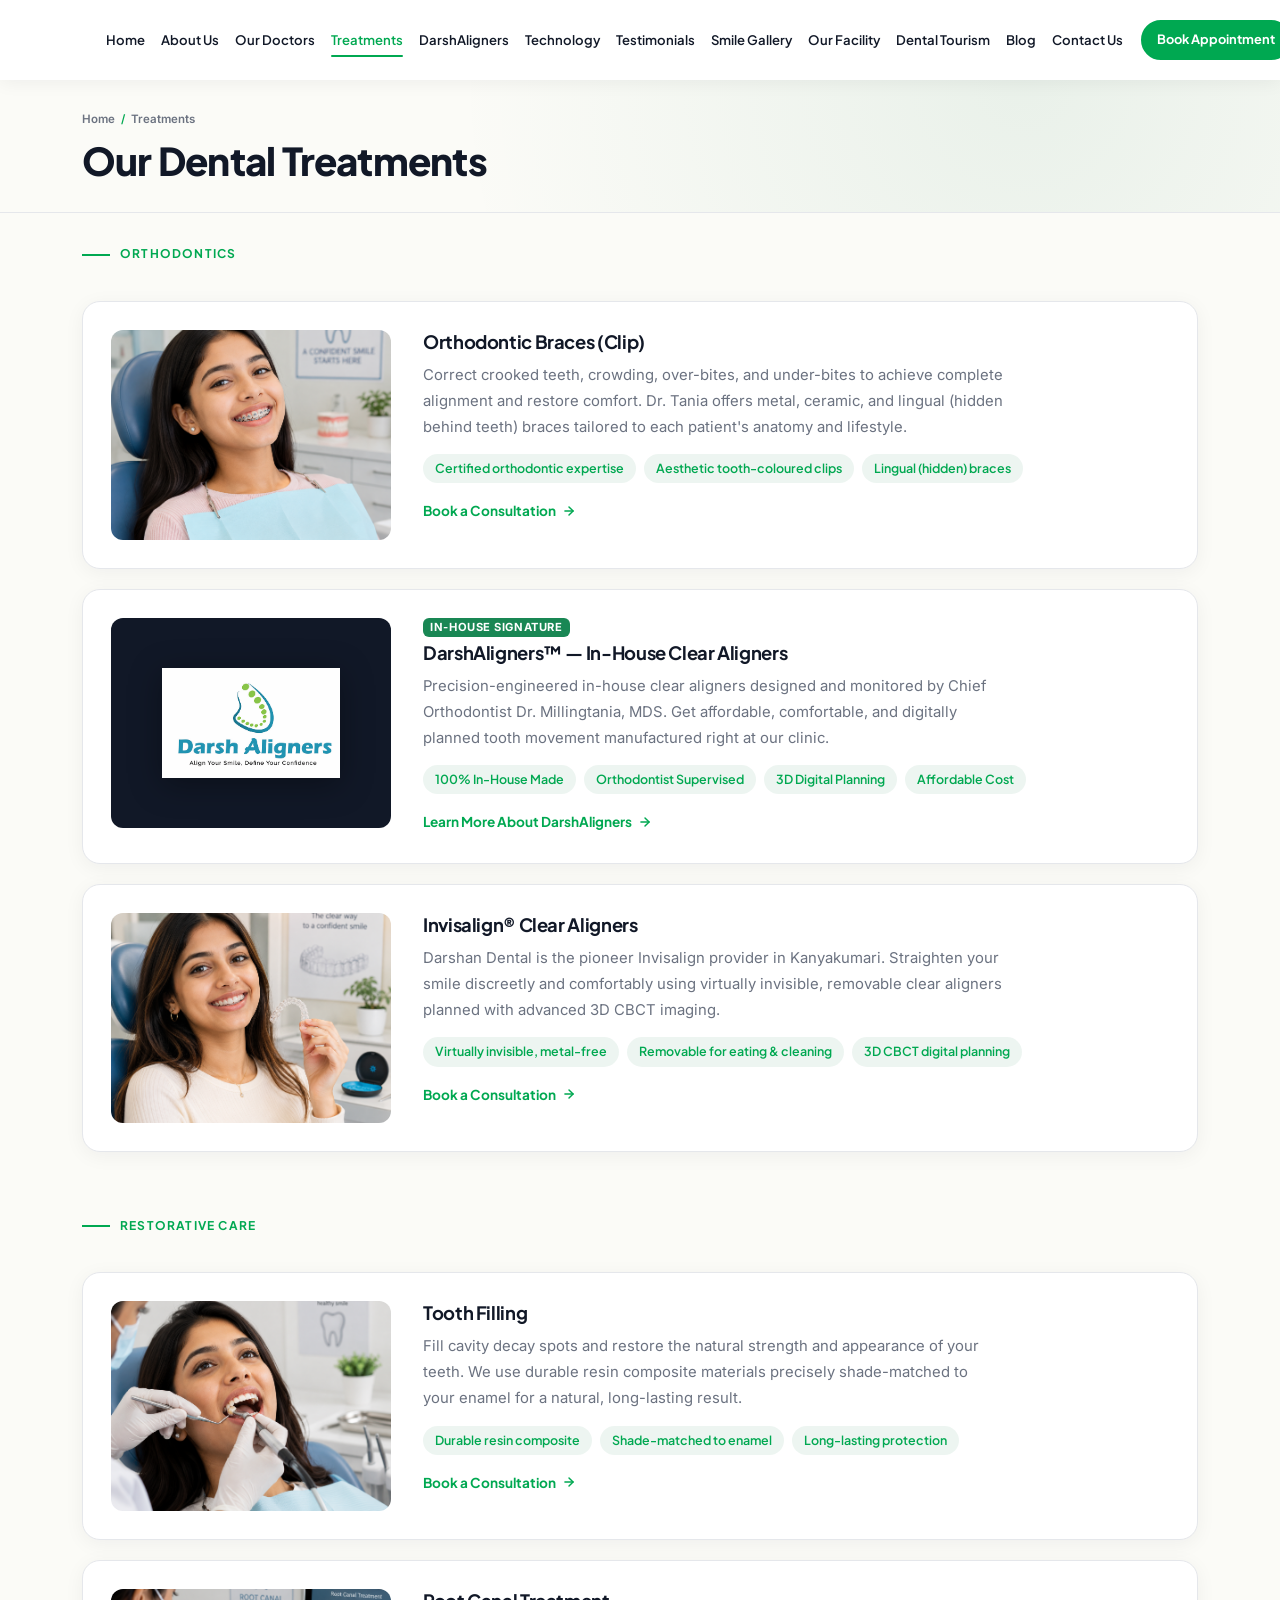
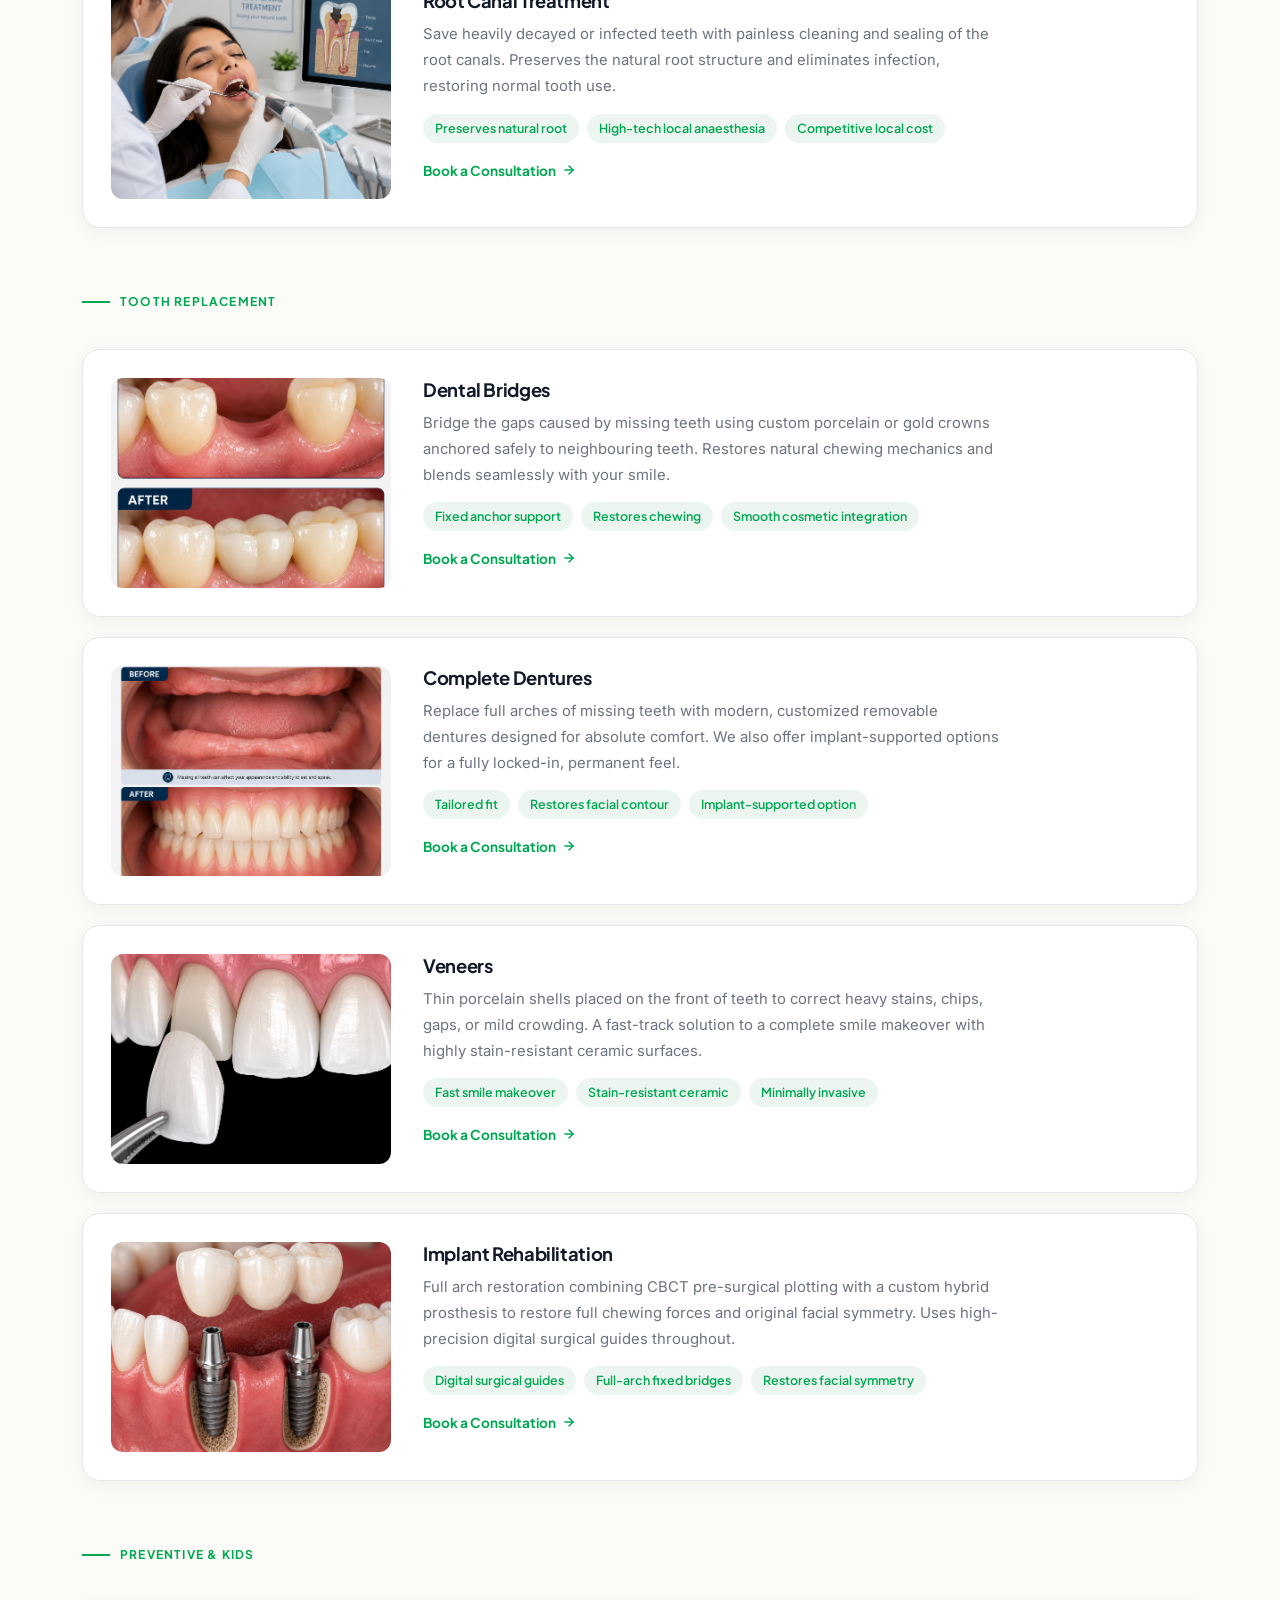
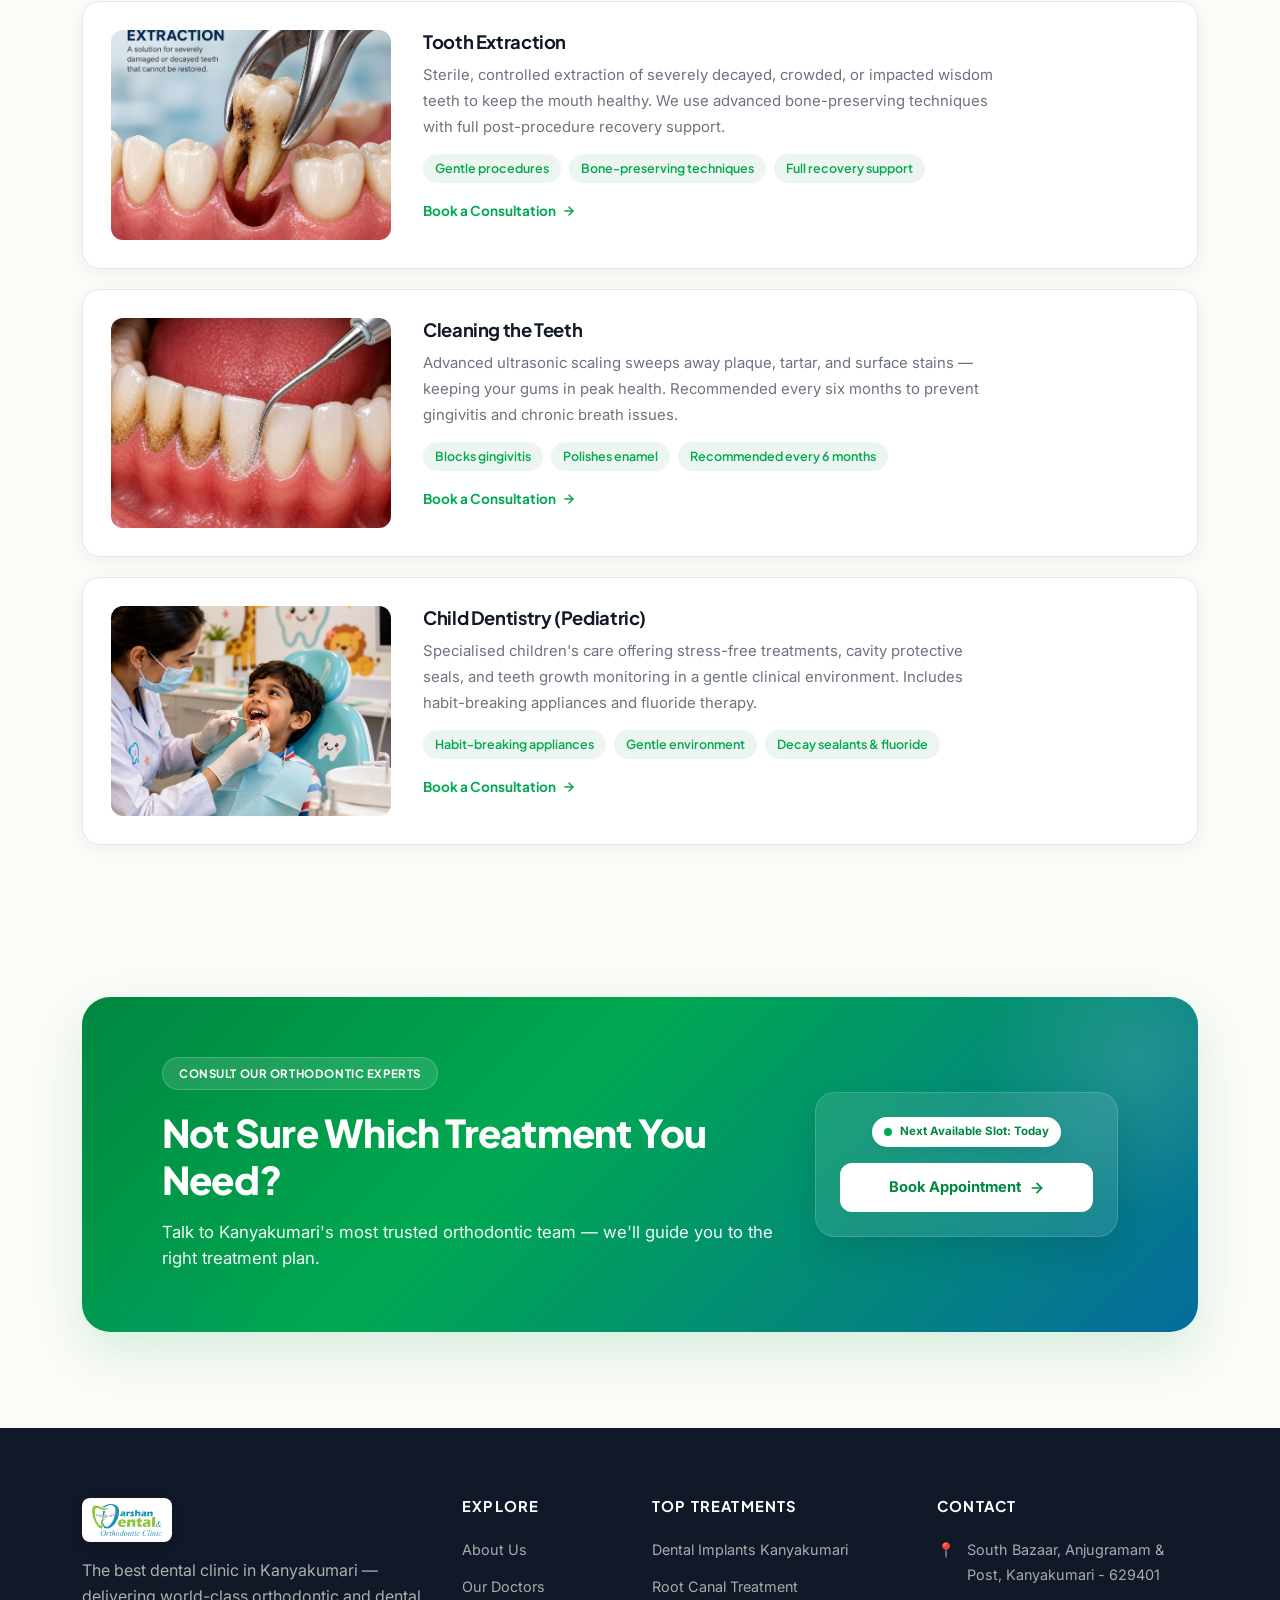
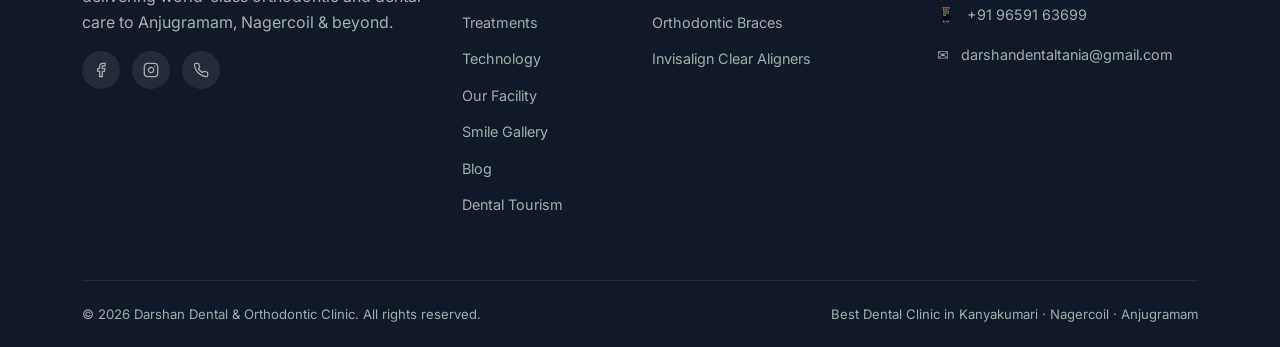
<file: treatments.html>
<!DOCTYPE html>
<html lang="en">
<head>
<meta charset="UTF-8">
<meta name="viewport" content="width=device-width, initial-scale=1.0">
<title>Dental Treatments in Kanyakumari | Implants, Braces, Root Canal — Darshan Dental</title>
<meta name="description" content="Explore dental treatments at Darshan Dental, the best dental clinic in Kanyakumari: orthodontic braces, Invisalign, root canal treatment, dental implants, veneers, dentures &amp; pediatric dentistry.">
<meta name="keywords" content="Dental Treatments Kanyakumari, Dental Implants Cost Kanyakumari, Painless Root Canal Treatment Nagercoil, Teeth Braces Treatment Kanyakumari, Ceramic Braces Cost, Invisalign Clear Aligners Kanyakumari, Porcelain Veneers, Complete Dentures Nagercoil, Ultrasonic Teeth Scaling, Tooth Extraction Surgery, Wisdom Tooth Pain Relief, Laser Gum Treatment, Pediatric Dentistry Kanyakumari, Full Mouth Reconstruction, Composite Tooth Fillings, single sitting root canal RCT, dental bridge and capping Nagercoil, zirconia crowns Kanyakumari, teeth gap closure treatment, gum disease pyorrhea treatment, painless tooth extraction, cosmetic smile design, dental bleaching cost, child pulpectomy, fractured tooth repair, dental restoration Tamil Nadu, tooth sensitivity treatment, crown lengthening, oral prophylaxis, fixed dental prosthesis, tooth replacement near me, All on 4 dental implants cost, All on 6 implants Kanyakumari, teeth in a day Nagercoil, invisible clips cost Kanyakumari, self ligating braces price Tamil Nadu, laser teeth whitening Nagercoil, deep pocket dental scaling, dental night guard for bruxism, gum depigmentation laser, composite veneers price, space maintainers for children, pit and fissure sealants Kanyakumari, apicoectomy surgery Nagercoil, splinting loose teeth, dental bone grafting cost Kanyakumari, sinus lift surgery Tamil Nadu, partial dentures cost, overdentures Nagercoil, dental emergency treatment Kanyakumari, crooked teeth correction Anjugramam, overbite correction Kanyakumari, underbite treatment Nagercoil, lingual braces specialist Kanyakumari, tooth coloured braces Anjugramam, orthodontic bite correction Nagercoil, digitally planned clear aligner treatment, custom clear aligner planning Kanyakumari, composite resin cavity restoration Nagercoil, enamel matched tooth restoration, infected tooth treatment Anjugramam, full arch dental restoration Kanyakumari, implant supported denture solutions, removable full denture fitting Nagercoil, porcelain veneer consultation Kanyakumari, digital guided implant rehabilitation, full arch prosthetic restoration Tamil Nadu, ultrasonic dental cleaning Anjugramam, plaque and tartar removal Kanyakumari, gingivitis prevention dental cleaning, fluoride application for children Nagercoil, child dental growth monitoring Kanyakumari, habit correction dental appliances for kids, pediatric tooth decay prevention Anjugramam, dental sealant treatment for children, impacted wisdom tooth removal Anjugramam, bone preserving tooth extraction Kanyakumari, dental recovery care after extraction, natural tooth structure preservation, custom dental bridge fitting Nagercoil, missing tooth chewing restoration, digitally guided dental implant planning, smile enhancement with porcelain veneers, removable clear aligner consultation Anjugramam, metal free orthodontic treatment Kanyakumari, personalized dental restoration planning, dental treatment options for damaged teeth, preventive oral care for children Tamil Nadu, best root canal clinic Kanyakumari, single sitting RCT price Nagercoil, all on 4 dental implants cost Tamil Nadu, all on 6 dental implants Kanyakumari, zirconia dental crown price Nagercoil, porcelain fused to metal crown, dental bridge procedure Anjugramam, laser gum surgery cost Kanyakumari, wisdom tooth extraction cost Nagercoil, impacted tooth removal surgery Tamil Nadu, dental composite filling charges, teeth whitening price Kanyakumari, in-office teeth bleaching Nagercoil, cosmetic dental veneers cost Tamil Nadu, gap closure dental treatment near me, flexible dentures cost Kanyakumari, implant retained overdentures Nagercoil, pediatric fluoride varnish treatment, dental sealants price for children, pulpectomy cost in Kanyakumari, space maintainer appliance for kids, teeth scaling and polishing charges, deep gum pocket cleaning Nagercoil, bone graft for dental implants Tamil Nadu, sinus lift dental surgery Kanyakumari, orthodontic retainers cost Nagercoil, lingual braces treatment Tamil Nadu, night guard for bruxism price, emergency tooth extraction clinic Anjugramam, painless tooth removal Kanyakumari, broken tooth repair treatment Nagercoil, splinting shaky loose teeth Tamil Nadu, full mouth teeth replacement price Kanyakumari, dental abscess drainage treatment Anjugramam, enamel recontouring and reshaping Nagercoil, teeth sensitivity relief treatment Tamil Nadu, laser depigmentation for dark gums Kanyakumari, metal free restoration clinic Nagercoil">
<meta name="keywords" content="Dental Treatments Kanyakumari, Dental Implants Cost Kanyakumari, Painless Root Canal Treatment Nagercoil, Teeth Braces Treatment Kanyakumari, Ceramic Braces Cost, Invisalign Clear Aligners Kanyakumari, Porcelain Veneers, Complete Dentures Nagercoil, Ultrasonic Teeth Scaling, Tooth Extraction Surgery, Wisdom Tooth Pain Relief, Laser Gum Treatment, Pediatric Dentistry Kanyakumari, Full Mouth Reconstruction, Composite Tooth Fillings, single sitting root canal RCT, dental bridge and capping Nagercoil, zirconia crowns Kanyakumari, teeth gap closure treatment, gum disease pyorrhea treatment, painless tooth extraction, cosmetic smile design, dental bleaching cost, child pulpectomy, fractured tooth repair, dental restoration Tamil Nadu, tooth sensitivity treatment, crown lengthening, oral prophylaxis, fixed dental prosthesis, tooth replacement near me, All on 4 dental implants cost, All on 6 implants Kanyakumari, teeth in a day Nagercoil, invisible clips cost Kanyakumari, self ligating braces price Tamil Nadu, laser teeth whitening Nagercoil, deep pocket dental scaling, dental night guard for bruxism, gum depigmentation laser, composite veneers price, space maintainers for children, pit and fissure sealants Kanyakumari, apicoectomy surgery Nagercoil, splinting loose teeth, dental bone grafting cost Kanyakumari, sinus lift surgery Tamil Nadu, partial dentures cost, overdentures Nagercoil, dental emergency treatment Kanyakumari, Dental Treatment Centre Anjugramam, Advanced Dental Procedures Kanyakumari, General Dentist Nagercoil, Orthodontic Braces Specialist Anjugramam, Metal Braces Treatment Tamil Nadu, Dental Alignment Consultation Kanyakumari, Clear Teeth Straightening Treatment, Retainers After Braces Nagercoil, Dental Veneer Treatment Anjugramam, Front Tooth Restoration Kanyakumari, Broken Tooth Treatment Nagercoil, Missing Teeth Replacement Anjugramam, Dental Crown Treatment Tamil Nadu, Tooth Coloured Filling Kanyakumari, Root Canal Consultation Anjugramam, Gum Bleeding Treatment Nagercoil, Periodontal Dental Care Kanyakumari, Children's Tooth Treatment Anjugramam, Milk Teeth Dental Treatment Tamil Nadu, Preventive Dental Checkup Nagercoil, Professional Oral Cleaning Kanyakumari, Dental Prosthetic Treatment Anjugramam, Complete Oral Rehabilitation Nagercoil, Smile Correction Dental Procedures, Dental Treatment Consultation South Tamil Nadu, Restorative Dentistry Kanyakumari, Cosmetic Tooth Repair Nagercoil, Dental Care Solutions Anjugramam, Family Dental Treatment Kanyakumari, Modern Orthodontic Treatment Nagercoil">
<link rel="icon" href="Favicon.png" type="image/x-png">
<link rel="preconnect" href="https://fonts.googleapis.com">
<link href="https://fonts.googleapis.com/css2?family=Plus+Jakarta+Sans:wght@500;600;700;800&family=Inter:wght@400;500;600&display=swap" rel="stylesheet">
<link href="https://cdn.jsdelivr.net/npm/bootstrap@5.3.3/dist/css/bootstrap.min.css" rel="stylesheet">
<link rel="stylesheet" href="css/style.css">
<style>
  /* ── Treatments Editorial Layout ── */

  .tx-section-label {
    display: inline-flex;
    align-items: center;
    gap: 10px;
    font-family: var(--font-head);
    font-weight: 700;
    font-size: 0.75rem;
    letter-spacing: 0.1em;
    text-transform: uppercase;
    color: var(--green);
    margin-bottom: 36px;
  }
  .tx-section-label::before {
    content: '';
    width: 28px;
    height: 2px;
    background: var(--green);
    display: block;
  }

  /* Each treatment row — now a simple card */
  .tx-row {
    display: grid;
    grid-template-columns: 280px 1fr;
    gap: 32px;
    align-items: start;
    padding: 28px;
    border-radius: 18px;
    background: #fff;
    border: 1px solid var(--border);
    box-shadow: 0 4px 20px rgba(17,24,39,0.05);
    margin-bottom: 20px;
    transition: box-shadow 0.3s ease, transform 0.3s ease;
  }
  .tx-row:hover {
    box-shadow: 0 10px 36px rgba(17,24,39,0.10);
    transform: translateY(-3px);
  }
  .tx-row:last-child {
    margin-bottom: 0;
  }

  .tx-row-img {
    border-radius: 12px;
    overflow: hidden;
    aspect-ratio: 4/3;
    flex-shrink: 0;
  }
  .tx-row-img img {
    width: 100%;
    height: 100%;
    object-fit: cover;
    transition: transform 0.5s ease;
  }
  .tx-row:hover .tx-row-img img {
    transform: scale(1.04);
  }

  .tx-row-body h3 {
    font-family: var(--font-head);
    font-weight: 700;
    font-size: 1.15rem;
    color: var(--dark);
    margin-bottom: 8px;
    line-height: 1.3;
  }
  .tx-row-body p {
    font-size: 0.93rem;
    color: var(--text-light);
    line-height: 1.75;
    margin-bottom: 14px;
    max-width: 580px;
  }
  .tx-tags {
    display: flex;
    flex-wrap: wrap;
    gap: 8px;
  }
  .tx-tag {
    font-size: 0.78rem;
    font-weight: 600;
    color: var(--green);
    background: rgba(26,122,76,0.08);
    border-radius: 100px;
    padding: 4px 12px;
    font-family: var(--font-head);
  }
  .tx-link {
    display: inline-flex;
    align-items: center;
    gap: 6px;
    font-family: var(--font-head);
    font-weight: 700;
    font-size: 0.85rem;
    color: var(--green);
    margin-top: 16px;
    text-decoration: none;
    transition: gap 0.2s ease;
  }
  .tx-link:hover { gap: 10px; color: var(--green-dark); }

  /* Category group spacing */
  .tx-category-group { margin-bottom: 56px; }

  @media (max-width: 767px) {
    .tx-row { grid-template-columns: 1fr; gap: 16px; }
    .tx-row-img { aspect-ratio: 16/9; }
  }
</style>
</head>
<body>

<!-- NAVBAR -->
<nav class="navbar navbar-expand-xl navbar-darshan">
  <div class="container">
    <a class="navbar-brand" href="index.html">
      <img src="images/logo.png" alt="Darshan Dental Clinic" class="navbar-logo">
    </a>
    <button class="navbar-toggler" type="button" data-bs-toggle="collapse" data-bs-target="#navMain" aria-controls="navMain" aria-expanded="false" aria-label="Toggle navigation">
      <span class="navbar-toggler-icon"></span>
    </button>
    <div class="collapse navbar-collapse" id="navMain">
      <ul class="navbar-nav ms-auto align-items-lg-center">
        <li class="nav-item"><a class="nav-link" href="index.html">Home</a></li>
        <li class="nav-item"><a class="nav-link" href="about.html">About Us</a></li>
        <li class="nav-item"><a class="nav-link" href="doctors.html">Our Doctors</a></li>
        <li class="nav-item"><a class="nav-link active" href="treatments.html">Treatments</a></li>
        <li class="nav-item"><a class="nav-link" href="darshaligners.html">DarshAligners</a></li>
        <li class="nav-item"><a class="nav-link" href="technology.html">Technology</a></li>
        <li class="nav-item"><a class="nav-link" href="testimonials.html">Testimonials</a></li>
        <li class="nav-item"><a class="nav-link" href="gallery.html">Smile Gallery</a></li>
        <li class="nav-item"><a class="nav-link" href="facility.html">Our Facility</a></li>
        <li class="nav-item"><a class="nav-link" href="tourism.html">Dental Tourism</a></li>
        <li class="nav-item"><a class="nav-link" href="blog.html">Blog</a></li>
        <li class="nav-item"><a class="nav-link" href="contact.html">Contact Us</a></li>
        <li class="nav-item nav-cta"><a class="btn-brand" href="contact.html">Book Appointment</a></li>
      </ul>
    </div>
  </div>
</nav>

<!-- PAGE HEADER -->
<div class="page-header" style="padding: 30px 0 20px;">
  <div class="container">
    <div class="breadcrumb-brand mb-2"><a href="index.html">Home</a><span>/</span>Treatments</div>
    <h1>Our Dental Treatments</h1>
  </div>
</div>

<!-- ============================================================
     TREATMENTS — EDITORIAL GROUPED LAYOUT
     ============================================================ -->
<section class="section pt-4">
  <div class="container">
    <div>

    <!-- ── ORTHODONTICS ────────────────────────────── -->
    <div class="tx-category-group reveal">
      <span class="tx-section-label">Orthodontics</span>

      <div class="tx-row">
        <div class="tx-row-img">
          <img src="images/Orthodontic%20Braces.png" alt="Teeth braces treatment Kanyakumari">
        </div>
        <div class="tx-row-body">
          <h3>Orthodontic Braces (Clip)</h3>
          <p>Correct crooked teeth, crowding, over-bites, and under-bites to achieve complete alignment and restore comfort. Dr. Tania offers metal, ceramic, and lingual (hidden behind teeth) braces tailored to each patient's anatomy and lifestyle.</p>
          <div class="tx-tags">
            <span class="tx-tag">Certified orthodontic expertise</span>
            <span class="tx-tag">Aesthetic tooth-coloured clips</span>
            <span class="tx-tag">Lingual (hidden) braces</span>
          </div>
          <a href="contact.html" class="tx-link">Book a Consultation
            <svg width="14" height="14" viewBox="0 0 24 24" fill="none" stroke="currentColor" stroke-width="2.5" stroke-linecap="round" stroke-linejoin="round"><line x1="5" y1="12" x2="19" y2="12"/><polyline points="12 5 19 12 12 19"/></svg>
          </a>
        </div>
      </div>

      <div class="tx-row">
        <div class="tx-row-img" style="background: var(--dark); display: flex; align-items: center; justify-content: center; padding: 20px;">
          <img src="images/Dharsh%20Aligners.png" alt="DarshAligners In-House Clear Aligners Kanyakumari" style="max-height: 110px; width: auto; object-fit: contain; filter: drop-shadow(0 6px 16px rgba(0,0,0,0.35));">
        </div>
        <div class="tx-row-body">
          <div class="d-flex align-items-center gap-2 mb-1">
            <span class="badge bg-success" style="font-size: 0.7rem; letter-spacing: 0.05em; text-transform: uppercase;">In-House Signature</span>
          </div>
          <h3>DarshAligners™ — In-House Clear Aligners</h3>
          <p>Precision-engineered in-house clear aligners designed and monitored by Chief Orthodontist Dr. Millingtania, MDS. Get affordable, comfortable, and digitally planned tooth movement manufactured right at our clinic.</p>
          <div class="tx-tags">
            <span class="tx-tag">100% In-House Made</span>
            <span class="tx-tag">Orthodontist Supervised</span>
            <span class="tx-tag">3D Digital Planning</span>
            <span class="tx-tag">Affordable Cost</span>
          </div>
          <a href="darshaligners.html" class="tx-link">Learn More About DarshAligners
            <svg width="14" height="14" viewBox="0 0 24 24" fill="none" stroke="currentColor" stroke-width="2.5" stroke-linecap="round" stroke-linejoin="round"><line x1="5" y1="12" x2="19" y2="12"/><polyline points="12 5 19 12 12 19"/></svg>
          </a>
        </div>
      </div>

      <div class="tx-row">
        <div class="tx-row-img">
          <img src="images/Invisalign.png" alt="Invisalign clear aligners Kanyakumari">
        </div>
        <div class="tx-row-body">
          <h3>Invisalign® Clear Aligners</h3>
          <p>Darshan Dental is the pioneer Invisalign provider in Kanyakumari. Straighten your smile discreetly and comfortably using virtually invisible, removable clear aligners planned with advanced 3D CBCT imaging.</p>
          <div class="tx-tags">
            <span class="tx-tag">Virtually invisible, metal-free</span>
            <span class="tx-tag">Removable for eating &amp; cleaning</span>
            <span class="tx-tag">3D CBCT digital planning</span>
          </div>
          <a href="contact.html" class="tx-link">Book a Consultation
            <svg width="14" height="14" viewBox="0 0 24 24" fill="none" stroke="currentColor" stroke-width="2.5" stroke-linecap="round" stroke-linejoin="round"><line x1="5" y1="12" x2="19" y2="12"/><polyline points="12 5 19 12 12 19"/></svg>
          </a>
        </div>
      </div>
    </div>

    <!-- ── RESTORATIVE CARE ─────────────────────────── -->
    <div class="tx-category-group reveal">
      <span class="tx-section-label">Restorative Care</span>

      <div class="tx-row">
        <div class="tx-row-img">
          <img src="images/Tooth%20Filling.png" alt="Cosmetic tooth filling Nagercoil">
        </div>
        <div class="tx-row-body">
          <h3>Tooth Filling</h3>
          <p>Fill cavity decay spots and restore the natural strength and appearance of your teeth. We use durable resin composite materials precisely shade-matched to your enamel for a natural, long-lasting result.</p>
          <div class="tx-tags">
            <span class="tx-tag">Durable resin composite</span>
            <span class="tx-tag">Shade-matched to enamel</span>
            <span class="tx-tag">Long-lasting protection</span>
          </div>
          <a href="contact.html" class="tx-link">Book a Consultation
            <svg width="14" height="14" viewBox="0 0 24 24" fill="none" stroke="currentColor" stroke-width="2.5" stroke-linecap="round" stroke-linejoin="round"><line x1="5" y1="12" x2="19" y2="12"/><polyline points="12 5 19 12 12 19"/></svg>
          </a>
        </div>
      </div>

      <div class="tx-row">
        <div class="tx-row-img">
          <img src="images/Root%20Canal%20Treatment.png" alt="Root canal treatment Kanyakumari">
        </div>
        <div class="tx-row-body">
          <h3>Root Canal Treatment</h3>
          <p>Save heavily decayed or infected teeth with painless cleaning and sealing of the root canals. Preserves the natural root structure and eliminates infection, restoring normal tooth use.</p>
          <div class="tx-tags">
            <span class="tx-tag">Preserves natural root</span>
            <span class="tx-tag">High-tech local anaesthesia</span>
            <span class="tx-tag">Competitive local cost</span>
          </div>
          <a href="contact.html" class="tx-link">Book a Consultation
            <svg width="14" height="14" viewBox="0 0 24 24" fill="none" stroke="currentColor" stroke-width="2.5" stroke-linecap="round" stroke-linejoin="round"><line x1="5" y1="12" x2="19" y2="12"/><polyline points="12 5 19 12 12 19"/></svg>
          </a>
        </div>
      </div>
    </div>

    <!-- ── TOOTH REPLACEMENT ────────────────────────── -->
    <div class="tx-category-group reveal">
      <span class="tx-section-label">Tooth Replacement</span>

      <div class="tx-row">
        <div class="tx-row-img">
          <img src="images/Dental%20Bridges.png" alt="Dental bridges Kanyakumari">
        </div>
        <div class="tx-row-body">
          <h3>Dental Bridges</h3>
          <p>Bridge the gaps caused by missing teeth using custom porcelain or gold crowns anchored safely to neighbouring teeth. Restores natural chewing mechanics and blends seamlessly with your smile.</p>
          <div class="tx-tags">
            <span class="tx-tag">Fixed anchor support</span>
            <span class="tx-tag">Restores chewing</span>
            <span class="tx-tag">Smooth cosmetic integration</span>
          </div>
          <a href="contact.html" class="tx-link">Book a Consultation
            <svg width="14" height="14" viewBox="0 0 24 24" fill="none" stroke="currentColor" stroke-width="2.5" stroke-linecap="round" stroke-linejoin="round"><line x1="5" y1="12" x2="19" y2="12"/><polyline points="12 5 19 12 12 19"/></svg>
          </a>
        </div>
      </div>

      <div class="tx-row">
        <div class="tx-row-img">
          <img src="images/Complete%20Dentures.png" alt="Complete dentures Kanyakumari">
        </div>
        <div class="tx-row-body">
          <h3>Complete Dentures</h3>
          <p>Replace full arches of missing teeth with modern, customized removable dentures designed for absolute comfort. We also offer implant-supported options for a fully locked-in, permanent feel.</p>
          <div class="tx-tags">
            <span class="tx-tag">Tailored fit</span>
            <span class="tx-tag">Restores facial contour</span>
            <span class="tx-tag">Implant-supported option</span>
          </div>
          <a href="contact.html" class="tx-link">Book a Consultation
            <svg width="14" height="14" viewBox="0 0 24 24" fill="none" stroke="currentColor" stroke-width="2.5" stroke-linecap="round" stroke-linejoin="round"><line x1="5" y1="12" x2="19" y2="12"/><polyline points="12 5 19 12 12 19"/></svg>
          </a>
        </div>
      </div>


      <div class="tx-row">
        <div class="tx-row-img">
          <img src="images/Veneers.png" alt="Dental veneers smile makeover">
        </div>
        <div class="tx-row-body">
          <h3>Veneers</h3>
          <p>Thin porcelain shells placed on the front of teeth to correct heavy stains, chips, gaps, or mild crowding. A fast-track solution to a complete smile makeover with highly stain-resistant ceramic surfaces.</p>
          <div class="tx-tags">
            <span class="tx-tag">Fast smile makeover</span>
            <span class="tx-tag">Stain-resistant ceramic</span>
            <span class="tx-tag">Minimally invasive</span>
          </div>
          <a href="contact.html" class="tx-link">Book a Consultation
            <svg width="14" height="14" viewBox="0 0 24 24" fill="none" stroke="currentColor" stroke-width="2.5" stroke-linecap="round" stroke-linejoin="round"><line x1="5" y1="12" x2="19" y2="12"/><polyline points="12 5 19 12 12 19"/></svg>
          </a>
        </div>
      </div>

      <div class="tx-row">
        <div class="tx-row-img">
          <img src="images/Implant%20Rehabilitation.png" alt="Full mouth implant rehabilitation Kanyakumari">
        </div>
        <div class="tx-row-body">
          <h3>Implant Rehabilitation</h3>
          <p>Full arch restoration combining CBCT pre-surgical plotting with a custom hybrid prosthesis to restore full chewing forces and original facial symmetry. Uses high-precision digital surgical guides throughout.</p>
          <div class="tx-tags">
            <span class="tx-tag">Digital surgical guides</span>
            <span class="tx-tag">Full-arch fixed bridges</span>
            <span class="tx-tag">Restores facial symmetry</span>
          </div>
          <a href="contact.html" class="tx-link">Book a Consultation
            <svg width="14" height="14" viewBox="0 0 24 24" fill="none" stroke="currentColor" stroke-width="2.5" stroke-linecap="round" stroke-linejoin="round"><line x1="5" y1="12" x2="19" y2="12"/><polyline points="12 5 19 12 12 19"/></svg>
          </a>
        </div>
      </div>
    </div>

    <!-- ── PREVENTIVE & KIDS ────────────────────────── -->
    <div class="tx-category-group reveal">
      <span class="tx-section-label">Preventive &amp; Kids</span>

      <div class="tx-row">
        <div class="tx-row-img">
          <img src="images/Tooth%20Extraction.png" alt="Safe tooth extraction Nagercoil">
        </div>
        <div class="tx-row-body">
          <h3>Tooth Extraction</h3>
          <p>Sterile, controlled extraction of severely decayed, crowded, or impacted wisdom teeth to keep the mouth healthy. We use advanced bone-preserving techniques with full post-procedure recovery support.</p>
          <div class="tx-tags">
            <span class="tx-tag">Gentle procedures</span>
            <span class="tx-tag">Bone-preserving techniques</span>
            <span class="tx-tag">Full recovery support</span>
          </div>
          <a href="contact.html" class="tx-link">Book a Consultation
            <svg width="14" height="14" viewBox="0 0 24 24" fill="none" stroke="currentColor" stroke-width="2.5" stroke-linecap="round" stroke-linejoin="round"><line x1="5" y1="12" x2="19" y2="12"/><polyline points="12 5 19 12 12 19"/></svg>
          </a>
        </div>
      </div>

      <div class="tx-row">
        <div class="tx-row-img">
          <img src="images/Cleaning%20the%20Teeth.png" alt="Teeth scaling cleaning Kanyakumari">
        </div>
        <div class="tx-row-body">
          <h3>Cleaning the Teeth</h3>
          <p>Advanced ultrasonic scaling sweeps away plaque, tartar, and surface stains — keeping your gums in peak health. Recommended every six months to prevent gingivitis and chronic breath issues.</p>
          <div class="tx-tags">
            <span class="tx-tag">Blocks gingivitis</span>
            <span class="tx-tag">Polishes enamel</span>
            <span class="tx-tag">Recommended every 6 months</span>
          </div>
          <a href="contact.html" class="tx-link">Book a Consultation
            <svg width="14" height="14" viewBox="0 0 24 24" fill="none" stroke="currentColor" stroke-width="2.5" stroke-linecap="round" stroke-linejoin="round"><line x1="5" y1="12" x2="19" y2="12"/><polyline points="12 5 19 12 12 19"/></svg>
          </a>
        </div>
      </div>

      <div class="tx-row">
        <div class="tx-row-img">
          <img src="images/Child%20Dentistry.png" alt="Best pediatric dentist Kanyakumari">
        </div>
        <div class="tx-row-body">
          <h3>Child Dentistry (Pediatric)</h3>
          <p>Specialised children's care offering stress-free treatments, cavity protective seals, and teeth growth monitoring in a gentle clinical environment. Includes habit-breaking appliances and fluoride therapy.</p>
          <div class="tx-tags">
            <span class="tx-tag">Habit-breaking appliances</span>
            <span class="tx-tag">Gentle environment</span>
            <span class="tx-tag">Decay sealants &amp; fluoride</span>
          </div>
          <a href="contact.html" class="tx-link">Book a Consultation
            <svg width="14" height="14" viewBox="0 0 24 24" fill="none" stroke="currentColor" stroke-width="2.5" stroke-linecap="round" stroke-linejoin="round"><line x1="5" y1="12" x2="19" y2="12"/><polyline points="12 5 19 12 12 19"/></svg>
          </a>
        </div>
      </div>
    </div><!-- /center wrapper -->

  </div>
</section>

<!-- CALL TO ACTION -->
<section class="section pt-0">
  <div class="container">
    <div class="cta-band reveal">
      <div class="row align-items-center text-start">
        <div class="col-lg-8">
          <span class="cta-badge">Consult Our Orthodontic Experts</span>
          <h2>Not Sure Which Treatment You Need?</h2>
          <p class="mb-lg-0">Talk to Kanyakumari's most trusted orthodontic team — we'll guide you to the right treatment plan.</p>
        </div>
        <div class="col-lg-4 text-lg-end mt-4 mt-lg-0">
          <a href="contact.html" class="cta-action-card">
            <span class="cta-slot-badge"><span class="pulse-dot"></span> Next Available Slot: Today</span>
            <span class="cta-action-btn">Book Appointment <svg width="16" height="16" viewBox="0 0 24 24" fill="none" stroke="currentColor" stroke-width="2.5" stroke-linecap="round" stroke-linejoin="round"><line x1="5" y1="12" x2="19" y2="12"></line><polyline points="12 5 19 12 12 19"></polyline></svg></span>
          </a>
        </div>
      </div>
    </div>
  </div>
</section>

<!-- FOOTER -->
<footer class="site-footer">
  <div class="container">
    <div class="row gy-4">
      <div class="col-lg-4">
        <a class="navbar-brand d-inline-flex mb-3" href="index.html">
          <img src="images/logo.png" alt="Darshan Dental Clinic" class="footer-logo">
        </a>
        <p>The best dental clinic in Kanyakumari — delivering world-class orthodontic and dental care to Anjugramam, Nagercoil &amp; beyond.</p>
        <a href="https://www.facebook.com/darshan.dental.50" class="social-round" aria-label="Facebook" target="_blank" rel="noopener"><svg width="16" height="16" viewBox="0 0 24 24" fill="none" stroke="currentColor" stroke-width="2" stroke-linecap="round" stroke-linejoin="round"><path d="M18 2h-3a5 5 0 0 0-5 5v3H7v4h3v8h4v-8h3l1-4h-4V7a1 1 0 0 1 1-1h3z"></path></svg></a>
        <a href="https://www.instagram.com/darshan.dental.50?igsh=bmlhaGJtMXkyZTBy" class="social-round" aria-label="Instagram" target="_blank" rel="noopener"><svg width="16" height="16" viewBox="0 0 24 24" fill="none" stroke="currentColor" stroke-width="2" stroke-linecap="round" stroke-linejoin="round"><rect x="2" y="2" width="20" height="20" rx="5" ry="5"></rect><path d="M16 11.37A4 4 0 1 1 12.63 8 4 4 0 0 1 16 11.37z"></path><line x1="17.5" y1="6.5" x2="17.51" y2="6.5"></line></svg></a>
        <a href="tel:+919659163699" class="social-round" aria-label="Call Us"><svg width="16" height="16" viewBox="0 0 24 24" fill="none" stroke="currentColor" stroke-width="2" stroke-linecap="round" stroke-linejoin="round"><path d="M22 16.92v3a2 2 0 0 1-2.18 2 19.79 19.79 0 0 1-8.63-3.07 19.5 19.5 0 0 1-6-6 19.79 19.79 0 0 1-3.07-8.67A2 2 0 0 1 4.11 2h3a2 2 0 0 1 2 1.72 12.84 12.84 0 0 0 .7 2.81 2 2 0 0 1-.45 2.11L8.09 9.91a16 16 0 0 0 6 6l1.27-1.27a2 2 0 0 1 2.11-.45 12.84 12.84 0 0 0 2.81.7A2 2 0 0 1 22 16.92z"></path></svg></a>
      </div>
      <div class="col-lg-2 col-6">
        <h6>Explore</h6>
        <ul>
          <li><a href="about.html">About Us</a></li>
          <li><a href="doctors.html">Our Doctors</a></li>
          <li><a href="treatments.html">Treatments</a></li>
          <li><a href="technology.html">Technology</a></li>
          <li><a href="facility.html">Our Facility</a></li>
          <li><a href="gallery.html">Smile Gallery</a></li>
          <li><a href="blog.html">Blog</a></li>
          <li><a href="tourism.html">Dental Tourism</a></li>
        </ul>
      </div>
      <div class="col-lg-3 col-6">
        <h6>Top Treatments</h6>
        <ul>
          <li><a href="treatments.html">Dental Implants Kanyakumari</a></li>
          <li><a href="treatments.html">Root Canal Treatment</a></li>
          <li><a href="treatments.html">Orthodontic Braces</a></li>
          <li><a href="treatments.html">Invisalign Clear Aligners</a></li>
        </ul>
      </div>
      <div class="col-lg-3">
        <h6>Contact</h6>
        <div class="foot-contact">📍 <span>South Bazaar, Anjugramam &amp; Post, Kanyakumari - 629401</span></div>
        <div class="foot-contact">📱 <a href="tel:+919659163699">+91 96591 63699</a></div>
        <div class="foot-contact">✉ <a href="mailto:darshandentaltania@gmail.com">darshandentaltania@gmail.com</a></div>
      </div>
    </div>
    <div class="footer-bottom">
      <span>© 2026 Darshan Dental &amp; Orthodontic Clinic. All rights reserved.</span>
      <span>Best Dental Clinic in Kanyakumari · Nagercoil · Anjugramam</span>
    </div>
  </div>
</footer>

<button id="backToTop" class="back-to-top" aria-label="Back to top">↑</button>
<script src="https://cdn.jsdelivr.net/npm/bootstrap@5.3.3/dist/js/bootstrap.bundle.min.js"></script>
<script src="js/script.js"></script>
</body>
</html>
</file>
<file: css/style.css>
/* =========================================================
   DARSHAN DENTAL & ORTHODONTIC CLINIC — MASTER STYLESHEET
   Redesigned home page matching the reference mockup.
   Forest-green / white / teal brand identity.
   ========================================================= */

:root {
  /* Brand palette (Logo Theme) */
  --green:        #00A851;   /* Vibrant emerald green from logo */
  --green-dark:   #008740;
  --green-mid:    #12BE69;
  --green-light:  #E8F8F0;
  --teal:         #0883BF;   /* Vibrant cyan blue from logo */
  --teal-dark:    #066C9E;
  --teal-light:   #E6F4FB;

  /* Neutral palette */
  --dark:         #111827;
  --dark-soft:    #1B2528;
  --bg:           #FBFBF7;
  --card:         #FFFFFF;
  --text:         #374151;
  --text-light:   #6B7280;
  --border:       #E5E7EB;

  /* Tokens */
  --radius:       14px;
  --shadow:       0 4px 24px rgba(17,24,39,.07);
  --shadow-lg:    0 16px 48px rgba(17,24,39,.14);

  /* Typography */
  --font-head:    "Plus Jakarta Sans", sans-serif;
  --font-body:    "Inter", sans-serif;
}

* { box-sizing: border-box; margin: 0; padding: 0; }
html {
  scroll-behavior: smooth;
  overflow-x: hidden;
}
body {
  font-family: var(--font-body);
  color: var(--text);
  background: var(--bg);
  line-height: 1.7;
  overflow-x: hidden;
}
h1,h2,h3,h4,h5,.display-font {
  font-family: var(--font-head);
  color: var(--dark);
  font-weight: 800;
  letter-spacing: -0.02em;
}
p { color: var(--text); }
a { text-decoration: none; color: inherit; }
::selection { background: var(--green); color: #fff; }

/* ======================================================
   UTILITY
   ====================================================== */
.eyebrow {
  display: inline-flex;
  align-items: center;
  gap: 8px;
  font-family: var(--font-head);
  font-weight: 700;
  font-size: .75rem;
  letter-spacing: .14em;
  text-transform: uppercase;
  color: var(--green);
  background: var(--green-light);
  padding: 5px 14px;
  border-radius: 100px;
  margin-bottom: 14px;
}
.eyebrow::before {
  content: "";
  width: 6px; height: 6px; border-radius: 50%;
  background: var(--green);
  display: inline-block;
}

.section       { padding: 96px 0; }
.section-sm    { padding: 60px 0; }
@media(max-width:768px){
  .section     { padding: 64px 0; }
  .section-sm  { padding: 40px 0; }
}

.bg-tint       { background: var(--green-light); }
.bg-teal-tint  { background: var(--teal-light); }
.bg-dark-section { background: var(--dark); color: #cfd8d6; }
.bg-dark-section h1,
.bg-dark-section h2,
.bg-dark-section h3 { color: #fff; }
.bg-dark-section p  { color: #9fb0ac; }

.text-green    { color: var(--green) !important; }
.text-teal     { color: var(--teal-dark) !important; }
.rounded-brand { border-radius: var(--radius) !important; }
.shadow-brand  { box-shadow: var(--shadow) !important; }
.pt-0          { padding-top: 0 !important; }

/* ======================================================
   BUTTONS
   ====================================================== */
.btn-brand {
  background: var(--green);
  border: 2px solid var(--green);
  color: #fff;
  font-family: var(--font-head);
  font-weight: 700;
  font-size: .92rem;
  padding: 13px 28px;
  border-radius: 100px;
  transition: .25s ease;
  display: inline-flex;
  align-items: center;
  gap: 8px;
  cursor: pointer;
}
.btn-brand:hover {
  background: var(--green-dark);
  border-color: var(--green-dark);
  color: #fff;
  transform: translateY(-2px);
}

.btn-outline-brand {
  background: transparent;
  border: 2px solid var(--dark);
  color: var(--dark);
  font-family: var(--font-head);
  font-weight: 700;
  font-size: .92rem;
  padding: 13px 28px;
  border-radius: 100px;
  transition: .25s ease;
  display: inline-flex;
  align-items: center;
  gap: 8px;
}
.btn-outline-brand:hover {
  background: var(--dark);
  color: #fff;
  transform: translateY(-2px);
}

.btn-teal {
  background: var(--teal);
  border: 2px solid var(--teal);
  color: #fff;
  font-family: var(--font-head);
  font-weight: 700;
  font-size: .92rem;
  padding: 13px 28px;
  border-radius: 100px;
  transition: .25s ease;
  display: inline-flex;
  align-items: center;
  gap: 8px;
}
.btn-teal:hover {
  background: var(--teal-dark);
  border-color: var(--teal-dark);
  color: #fff;
  transform: translateY(-2px);
}

.btn-light-outline {
  background: transparent;
  border: 2px solid rgba(255,255,255,.5);
  color: #fff;
  font-family: var(--font-head);
  font-weight: 700;
  font-size: .92rem;
  padding: 13px 28px;
  border-radius: 100px;
  transition: .25s ease;
  display: inline-flex;
  align-items: center;
  gap: 8px;
}
.btn-light-outline:hover {
  background: #fff;
  color: var(--dark);
  border-color: #fff;
}

/* ======================================================
   TOP STRIP
   ====================================================== */
.top-strip {
  display: none !important;
  background: var(--dark);
  color: #b9c6c3;
  font-size: .82rem;
  padding: 8px 0;
}
.top-strip a     { color: #fff; font-weight: 600; }
.top-strip .divider { opacity: .3; margin: 0 12px; }

/* ======================================================
   NAVBAR
   ====================================================== */
.navbar-darshan {
  background: #fff;
  padding: 12px 0;
  box-shadow: 0 2px 18px rgba(17,24,39,.06);
  position: sticky;
  top: 0;
  z-index: 1000;
  transition: .3s ease;
}
.navbar-darshan .navbar-brand {
  display: flex;
  align-items: center;
  gap: 10px;
}
.navbar-logo {
  height: 46px;
  width: auto;
  display: block;
}
@media (max-width: 768px) {
  .navbar-logo {
    height: 38px;
  }
}


/* Logo mark — tooth + cross */
.brand-mark {
  width: 46px; height: 46px;
  border-radius: 12px;
  background: linear-gradient(140deg, var(--green), var(--teal));
  display: flex;
  align-items: center;
  justify-content: center;
  flex-shrink: 0;
  box-shadow: 0 4px 12px rgba(26,122,76,.28);
}
.brand-mark svg { width: 26px; height: 26px; }

.brand-text { line-height: 1.1; }
.brand-text .b1 {
  font-family: var(--font-head);
  font-weight: 800;
  font-size: 1.2rem;
  color: var(--dark);
  display: block;
}
.brand-text .b1 span { color: var(--green); }
.brand-text .b2 {
  font-family: var(--font-head);
  font-weight: 600;
  font-size: .6rem;
  letter-spacing: .14em;
  text-transform: uppercase;
  color: var(--teal-dark);
  display: block;
}

.navbar-darshan .nav-link {
  font-family: var(--font-head);
  font-weight: 600;
  font-size: .88rem;
  color: var(--dark) !important;
  padding: 8px 12px !important;
  position: relative;
  transition: color .2s;
  white-space: nowrap; /* Prevent nav links from wrapping words to multiple lines */
}
.navbar-darshan .nav-link.active,
.navbar-darshan .nav-link:hover  { color: var(--green) !important; }

/* Active nav-link bottom underline indicator - desktop only to prevent full-width stretching on mobile */
@media (min-width: 1200px) {
  .navbar-darshan .nav-link.active::after {
    content: "";
    position: absolute;
    left: 12px; right: 12px;
    bottom: 2px;
    height: 2px;
    background: var(--green);
    border-radius: 2px;
  }
}

.nav-cta { margin-left: 10px; }

/* Compact navbar CTA button to fit elegantly inside navigation bar */
.navbar-darshan .nav-cta .btn-brand {
  padding: 8px 18px;
  font-size: 0.85rem;
  white-space: nowrap;
}

/* Make navigation items highly compact on medium-sized desktops to prevent overflow */
@media (min-width: 1200px) and (max-width: 1399px) {
  .navbar-darshan .nav-link {
    padding: 8px 8px !important;
    font-size: 0.82rem;
  }
  .navbar-darshan .nav-link.active::after {
    left: 8px;
    right: 8px;
  }
  .navbar-darshan .nav-cta .btn-brand {
    padding: 7px 14px;
    font-size: 0.8rem;
  }
}

/* Beautiful responsive styles for the vertical collapsed mobile menu */
@media (max-width: 1199px) {
  .navbar-darshan .navbar-nav {
    padding: 16px 0 8px;
  }
  .navbar-darshan .nav-link {
    padding: 8px 0 !important;
  }
  .navbar-darshan .nav-cta {
    margin-left: 0;
    margin-top: 12px;
  }
  .navbar-darshan .nav-cta .btn-brand {
    width: 100%;
    justify-content: center;
    padding: 12px;
    font-size: 0.92rem;
  }
}

/* ======================================================
   PROMO BANNER (forest-green strip below navbar)
   ====================================================== */
.promo-banner {
  background: var(--green);
  color: #fff;
  text-align: center;
  padding: 13px 16px;
  font-family: var(--font-head);
  font-weight: 600;
  font-size: .92rem;
  letter-spacing: .02em;
  display: flex;
  align-items: center;
  justify-content: center;
  gap: 18px;
  overflow: hidden;
}
.promo-banner .promo-icon {
  opacity: .65;
  flex-shrink: 0;
}

/* ======================================================
   HERO SECTION REDESIGN
   ====================================================== */
/* Hero background image */
.hero-bg-img {
  position: absolute;
  inset: 0;
  background: url('../images/Facility-10.jpg') center center / cover no-repeat;
  z-index: 0;
}

/* Left-to-right overlay for text legibility */
.hero-new::after {
  content: "";
  position: absolute;
  inset: 0;
  background: linear-gradient(
    to right,
    rgba(10, 30, 50, 0.75) 0%,
    rgba(10, 30, 50, 0.55) 40%,
    rgba(10, 30, 50, 0.15) 70%,
    rgba(10, 30, 50, 0.0) 100%
  );
  z-index: 1;
  pointer-events: none;
}

.hero-new {
  position: relative;
  background: var(--bg);
  padding: 80px 0 100px;
  overflow: hidden;
  min-height: 85vh;
  display: flex;
  align-items: center;
}

/* Grid Background */
.hero-grid-bg {
  position: absolute;
  top: 0; left: 0; right: 0; bottom: 0;
  background-image: 
    linear-gradient(to right, rgba(8, 131, 191, 0.04) 1px, transparent 1px),
    linear-gradient(to bottom, rgba(8, 131, 191, 0.04) 1px, transparent 1px);
  background-size: 40px 40px;
  z-index: 2;
}

/* Hero white content card */
.hero-content-card {
  background: #ffffff;
  border-radius: 24px;
  padding: 36px 36px 32px;
  box-shadow: 0 8px 40px rgba(17,24,39,0.10);
  border: 1px solid rgba(229,231,235,0.8);
  border-left: 5px solid var(--green);
}

/* Card — override title color to rich teal-navy */
.hero-content-card .hero-title {
  color: #0C2340;
}

/* Card — quote bar with teal accent */
.hero-content-card .hero-quote {
  color: #1B4F6B;
  border-left-color: var(--teal);
  background: var(--teal-light);
  padding: 14px 18px;
  border-radius: 0 10px 10px 0;
}

/* Card — hs-name in brand teal */
.hero-content-card .hs-name {
  color: var(--teal-dark);
}

/* Card — hs-desc in medium slate */
.hero-content-card .hs-desc {
  color: #4B6E80;
}

/* Hero left column */
.hero-left {
  padding-right: 40px;
}

/* Service cards inside hero — solid white */
.hero-left .hs-card {
  background: #ffffff;
  border: 1px solid rgba(255, 255, 255, 0.9);
  box-shadow: 0 4px 20px rgba(0,0,0,0.15);
}
.hero-left .hs-card:hover {
  background: #ffffff;
  border-color: var(--green);
  box-shadow: 0 8px 28px rgba(0,0,0,0.20);
  transform: translateY(-2px);
}
.hero-left .hs-name {
  color: var(--dark);
  font-weight: 700;
}
.hero-left .hs-desc {
  color: var(--text-light);
}
.hero-left .hs-arrow {
  color: var(--text-light);
  opacity: 0;
}
.hero-left .hs-card:hover .hs-arrow {
  color: var(--green);
  opacity: 1;
}
/* Icon bubbles — standard brand colors */
.hero-left .hs-teal {
  background: var(--teal-light);
  color: var(--teal-dark);
}
.hero-left .hs-green {
  background: var(--green-light);
  color: var(--green-dark);
}
.hero-left .hs-dark {
  background: #F1F5F9;
  color: #334155;
}


/* SEO Badge — white over image */
.hero-seo-badge {
  display: inline-flex;
  align-items: center;
  gap: 8px;
  background: rgba(255,255,255,0.15);
  border: 1px solid rgba(255,255,255,0.4);
  padding: 6px 16px;
  border-radius: 100px;
  font-family: var(--font-head);
  font-weight: 700;
  font-size: 0.75rem;
  color: #ffffff;
  text-transform: uppercase;
  letter-spacing: 0.1em;
  backdrop-filter: blur(6px);
  margin-bottom: 24px;
}
.hero-seo-badge svg {
  color: var(--green);
}

/* Title — white over image */
.hero-title {
  font-size: clamp(2.8rem, 4.5vw, 4.2rem);
  line-height: 1.15;
  color: #ffffff;
  font-weight: 800;
  letter-spacing: -0.03em;
  margin-bottom: 30px;
  text-shadow: 0 2px 12px rgba(0,0,0,0.3);
}

.smile-wrap {
  position: relative;
  display: inline-block;
  color: var(--dark);
}

.smile-svg {
  position: absolute;
  left: 0;
  bottom: -15px;
  width: 100%;
  height: auto;
}

/* Quote Line — white tinted */
.hero-quote {
  font-size: 1.1rem;
  color: rgba(255,255,255,0.88);
  line-height: 1.6;
  max-width: 480px;
  padding-left: 24px;
  border-left: 4px solid var(--green);
  margin-top: 40px;
  font-weight: 500;
}

/* Right Side Image & Floats */
.hero-right {
  position: relative;
  height: 100%;
  display: flex;
  justify-content: center;
  align-items: center;
}

.hero-image-wrap {
  position: relative;
  width: 100%;
  max-width: 550px;
  margin: 0 auto;
}

.hero-image-wrap::before {
  content: "";
  position: absolute;
  top: 50%;
  left: 50%;
  transform: translate(-50%, -50%);
  width: 90%;
  padding-bottom: 90%;
  background: var(--green-light);
  border-radius: 50%;
  z-index: -1;
}

.main-dentist {
  width: 100%;
  height: auto;
  display: block;
  z-index: 2;
  position: relative;
  border-radius: 20px;
}

/* Floating Elements */
.float-item {
  position: absolute;
  background: #fff;
  border-radius: 50%;
  box-shadow: var(--shadow-lg);
  display: flex;
  align-items: center;
  justify-content: center;
  z-index: 3;
  padding: 6px;
}
.float-item img {
  width: 100%;
  height: 100%;
  border-radius: 50%;
  object-fit: cover;
}

.float-tooth {
  width: 80px; height: 80px;
  top: 45%; left: -30px;
}

.float-avatar-1 {
  width: 90px; height: 90px;
  top: 25%; right: -20px;
}

/* Animations */
@keyframes float {
  0%, 100% { transform: translateY(0); }
  50% { transform: translateY(-15px); }
}
@keyframes bounce-slow {
  0%, 100% { transform: translateY(0) rotate(-5deg); }
  50% { transform: translateY(-20px) rotate(5deg); }
}

.float-anim { animation: float 6s ease-in-out infinite; }
.bounce-anim { animation: bounce-slow 8s ease-in-out infinite; }

/* Doctors Card */
.doctors-card {
  position: absolute;
  bottom: 20px;
  right: -40px;
  background: #fff;
  border-radius: 20px;
  padding: 24px 16px 20px 24px;
  box-shadow: var(--shadow-lg);
  z-index: 10;
  min-width: 310px;
}

.doc-card-title {
  font-family: var(--font-head);
  font-weight: 800;
  font-size: 1.15rem;
  color: var(--dark);
}

.doc-card-sub {
  font-size: 0.85rem;
  color: var(--text-light);
  margin-bottom: 16px;
}

.doc-list {
  max-height: 220px;
  overflow-y: auto;
  padding-right: 8px;
}
/* Custom scrollbar for doctors card */
.doc-list::-webkit-scrollbar {
  width: 4px;
}
.doc-list::-webkit-scrollbar-track {
  background: rgba(0, 0, 0, 0.02);
  border-radius: 10px;
}
.doc-list::-webkit-scrollbar-thumb {
  background: var(--green-mid);
  border-radius: 10px;
}

.doc-item {
  display: flex;
  align-items: center;
  gap: 12px;
  padding: 8px;
  border-radius: 12px;
  cursor: pointer;
  transition: all 0.2s ease;
  margin-bottom: 6px;
}
.doc-item:hover {
  background-color: var(--green-light);
}
.doc-item.selected {
  background-color: var(--teal-light);
}
.doc-item:not(.selected) .doc-check {
  display: none;
}

.doc-img {
  width: 44px; height: 44px;
  border-radius: 50%;
  object-fit: cover;
  flex-shrink: 0;
}

.doc-avatar-placeholder {
  width: 44px;
  height: 44px;
  border-radius: 50%;
  background: var(--green-light);
  color: var(--green-dark);
  font-family: var(--font-head);
  font-weight: 800;
  font-size: 0.85rem;
  display: flex;
  align-items: center;
  justify-content: center;
  flex-shrink: 0;
  border: 2px solid #ffffff;
  box-shadow: 0 2px 8px rgba(0, 0, 0, 0.05);
}

.doc-info {
  flex-grow: 1;
  min-width: 0;
}

.doc-name {
  font-family: var(--font-head);
  font-weight: 700;
  font-size: 0.88rem;
  color: var(--dark);
  line-height: 1.2;
  white-space: nowrap;
  overflow: hidden;
  text-overflow: ellipsis;
}

.doc-role {
  font-size: 0.75rem;
  color: var(--text-light);
  margin-top: 1px;
}

.doc-check {
  width: 22px; height: 22px;
  background: var(--dark);
  border-radius: 50%;
  display: flex;
  align-items: center;
  justify-content: center;
  color: #fff;
  flex-shrink: 0;
}
.doc-check svg { width: 12px; height: 12px; }

@media(max-width: 991px) {
  .hero-new {
    padding-top: 40px;
    padding-bottom: 110px;
    text-align: center;
  }
  .hero-left {
    padding-right: 0;
  }
  .hero-quote {
    margin: 30px auto 0;
    text-align: left;
  }
  .doctors-card {
    position: relative;
    right: auto;
    left: auto;
    bottom: auto;
    transform: none;
    margin: 30px auto 0;
    width: 100%;
    max-width: 320px;
    box-shadow: var(--shadow);
  }
  .float-tooth {
    left: 10px;
    width: 60px;
    height: 60px;
  }
  .float-avatar-1 {
    right: 10px;
    width: 70px;
    height: 70px;
  }
}

/* ======================================================
   HERO SERVICE CARDS
   ====================================================== */
.hero-services {
  display: grid;
  grid-template-columns: 1fr 1fr;
  gap: 10px;
  margin-top: 32px;
}

.hs-card {
  display: flex;
  align-items: center;
  gap: 12px;
  background: #fff;
  border: 1.5px solid var(--border);
  border-radius: 14px;
  padding: 12px 14px;
  text-decoration: none;
  transition: border-color 0.2s ease, box-shadow 0.2s ease, transform 0.2s ease;
  box-shadow: 0 2px 8px rgba(17,24,39,0.04);
  position: relative;
  overflow: hidden;
}
.hs-card:hover {
  border-color: var(--green);
  box-shadow: 0 6px 24px rgba(0,168,81,0.12);
  transform: translateY(-2px);
}
.hs-card-wide {
  grid-column: 1 / -1;
}
.hs-card-wide .hs-desc {
  white-space: nowrap;
}

/* Icon bubble */
.hs-icon {
  width: 40px;
  height: 40px;
  border-radius: 10px;
  display: flex;
  align-items: center;
  justify-content: center;
  flex-shrink: 0;
}
.hs-teal  { background: var(--teal-light); color: var(--teal-dark); }
.hs-green { background: var(--green-light); color: var(--green-dark); }
.hs-dark  { background: #F1F5F9; color: #334155; }
.hs-card:hover .hs-teal  { background: #d0eaf8; }
.hs-card:hover .hs-green { background: #d0f0e2; }

/* Text stack */
.hs-text {
  flex: 1;
  min-width: 0;
}
.hs-name {
  display: block;
  font-family: var(--font-head);
  font-weight: 700;
  font-size: 0.9rem;
  color: var(--dark);
  line-height: 1.2;
  white-space: nowrap;
}
.hs-name sup {
  font-size: 0.6em;
  vertical-align: super;
}
.hs-desc {
  display: block;
  font-size: 0.72rem;
  color: var(--text-light);
  margin-top: 2px;
  font-weight: 500;
}

/* Arrow — hidden until hover */
.hs-arrow {
  flex-shrink: 0;
  color: var(--text-light);
  opacity: 0;
  transform: translateX(-4px);
  transition: opacity 0.2s ease, transform 0.2s ease;
}
.hs-card:hover .hs-arrow {
  opacity: 1;
  color: var(--green);
  transform: translateX(0);
}

@media(max-width: 991px) {
  .hero-services {
    grid-template-columns: 1fr 1fr;
    max-width: 420px;
    margin-left: auto;
    margin-right: auto;
  }
  .hs-card-wide .hs-desc {
    white-space: normal;
  }
}
@media(max-width: 480px) {
  .hero-services {
    grid-template-columns: 1fr;
  }
  .hs-card-wide {
    grid-column: 1;
  }
}


/* ======================================================
   HERO MARQUEE STRIP
   ====================================================== */
.hero-marquee-strip {
  position: absolute;
  bottom: 0;
  left: 0;
  right: 0;
  width: 100%;
  background: var(--dark);
  overflow: hidden;
  padding: 14px 0;
  z-index: 10;
}
.hero-marquee-strip::before,
.hero-marquee-strip::after {
  content: "";
  position: absolute;
  top: 0; bottom: 0;
  width: 80px;
  z-index: 2;
  pointer-events: none;
}
.hero-marquee-strip::before {
  left: 0;
  background: linear-gradient(to right, var(--dark), transparent);
}
.hero-marquee-strip::after {
  right: 0;
  background: linear-gradient(to left, var(--dark), transparent);
}

.marquee-track {
  display: flex;
  align-items: center;
  white-space: nowrap;
  width: max-content;
  animation: marquee-scroll 28s linear infinite;
  gap: 0;
}

@keyframes marquee-scroll {
  0%   { transform: translateX(0); }
  100% { transform: translateX(-50%); }
}

.mq-item {
  font-family: var(--font-head);
  font-weight: 700;
  font-size: 0.88rem;
  letter-spacing: 0.03em;
  padding: 0 28px;
}
.mq-sep {
  color: rgba(255,255,255,0.25);
  font-size: 0.7rem;
}

.mq-inv  { color: #5DD8FF; }
.mq-imp  { color: #6EE7A8; }
.mq-aln  { color: #FBBF24; }
.mq-brc  { color: #F9A8D4; }
.mq-dig  { color: #C084FC; }

/* ======================================================
   MISSION / VISION / VALUES SECTION (REDESIGN)
   ====================================================== */
.bg-light-beige {
  background: #fcfbf8;
}

.mvv-section {
  padding: 60px 0;
  background: #ffffff;
}

.mvv-unified-card {
  background: #fff;
  border-radius: 20px;
  box-shadow: 0 8px 40px rgba(17,24,39,0.08);
  overflow: hidden;
  border: 1px solid var(--border);
}

.mvv-col {
  padding: 40px 32px;
  transition: background-color 0.3s ease;
}

.mvv-col:hover {
  background-color: var(--green-light);
}

.mvv-col.has-border {
  border-left: 1px solid var(--border);
}

@media(max-width: 767px) {
  .mvv-col.has-border {
    border-left: none;
    border-top: 1px solid var(--border);
  }
}

.mvv-header-wrap {
  display: flex;
  align-items: center;
  gap: 16px;
  margin-bottom: 20px;
}

.mvv-icon-wrap {
  width: 52px; height: 52px;
  border-radius: 50%;
  background: var(--green-light);
  display: flex; align-items: center; justify-content: center;
  flex-shrink: 0;
  transition: background-color 0.3s ease, box-shadow 0.3s ease;
}

.mvv-col:hover .mvv-icon-wrap {
  background-color: #fff;
  box-shadow: 0 4px 12px rgba(26,122,76,0.15);
}

.mvv-icon-wrap svg {
  width: 26px; height: 26px;
  stroke: var(--green-dark);
}

.serif-heading {
  font-family: Georgia, "Times New Roman", serif;
  font-weight: 700;
  color: var(--green-dark);
  margin: 0;
}

.mvv-header-wrap .serif-heading {
  font-size: 1.3rem;
}

.mvv-divider-line {
  width: 30px;
  height: 2px;
  background: var(--text-light);
  margin-bottom: 20px;
  opacity: 0.5;
}

.mvv-content p {
  font-size: 0.9rem;
  color: var(--text);
  line-height: 1.7;
}

.check-list {
  list-style: none;
  padding: 0;
  margin: 0;
}

.check-list li {
  display: flex;
  align-items: flex-start;
  gap: 10px;
  font-size: 0.9rem;
  color: var(--text);
  margin-bottom: 10px;
}
.check-list li::before {
  content: "✓";
  color: var(--green-dark);
  font-weight: 800;
  flex-shrink: 0;
}

/* ======================================================
   FOUNDER SECTION (REDESIGN)
   ====================================================== */
.founder-section {
  padding: 80px 0 100px;
  background: #fbfbf7;
}

.founder-portrait-frame {
  position: relative;
  border-radius: 24px;
  overflow: hidden;
  box-shadow: 0 20px 50px rgba(17, 24, 39, 0.08);
  border: 6px solid #ffffff;
  background: #ffffff;
  transition: transform 0.3s ease, box-shadow 0.3s ease;
  max-width: 420px;
  width: 100%;
  margin: 0 auto;
}
@media(min-width: 992px) {
  .founder-portrait-frame {
    margin-left: 0;
    margin-right: auto;
  }
}
.founder-portrait-frame:hover {
  transform: translateY(-5px);
  box-shadow: 0 30px 60px rgba(17, 24, 39, 0.15);
}
.founder-portrait-frame img {
  width: 100%;
  aspect-ratio: 3 / 4;
  display: block;
  object-fit: cover;
  object-position: center top;
  border-radius: 18px;
}

.founder-floating-badge {
  position: absolute;
  bottom: 20px;
  left: 20px;
  right: 20px;
  background: rgba(255, 255, 255, 0.9);
  backdrop-filter: blur(12px);
  -webkit-backdrop-filter: blur(12px);
  border: 1px solid rgba(255, 255, 255, 0.5);
  padding: 14px 20px;
  border-radius: 18px;
  text-align: center;
  box-shadow: 0 10px 30px rgba(17, 24, 39, 0.08);
}
.founder-floating-badge .badge-title {
  font-family: var(--font-head);
  font-weight: 800;
  font-size: 1rem;
  color: var(--dark);
  display: block;
  letter-spacing: -0.01em;
}
.founder-floating-badge .badge-sub {
  font-size: 0.72rem;
  font-weight: 700;
  text-transform: uppercase;
  letter-spacing: 0.08em;
  color: var(--green-dark);
  margin-top: 2px;
  display: block;
}

.founder-bio-col {
  padding-left: 30px;
}

@media(max-width: 991px) {
  .founder-portrait-frame {
    margin-bottom: 50px;
  }
  .founder-bio-col {
    padding-left: 15px;
    padding-right: 15px;
  }
}

.founder-eyebrow {
  font-family: var(--font-body);
  font-size: 0.8rem;
  font-weight: 700;
  color: var(--green);
  text-transform: uppercase;
  letter-spacing: 0.12em;
  margin-bottom: 12px;
  display: inline-flex;
  align-items: center;
  gap: 8px;
}
.founder-eyebrow::before {
  content: "";
  width: 6px;
  height: 6px;
  border-radius: 50%;
  background: var(--green);
}

.founder-name {
  font-size: 2.5rem;
  color: var(--dark);
  font-weight: 800;
  letter-spacing: -0.02em;
  margin-bottom: 4px;
}

.founder-cred {
  font-family: var(--font-head);
  font-weight: 700;
  font-size: 1.15rem;
  color: var(--teal-dark);
  margin-bottom: 24px;
}

.founder-quote-box {
  background: #ffffff;
  border-left: 4px solid var(--green);
  padding: 20px 24px;
  border-radius: 0 16px 16px 0;
  margin-bottom: 30px;
  box-shadow: 0 4px 20px rgba(17, 24, 39, 0.02);
}
.founder-quote-box p {
  margin-bottom: 0 !important;
  font-family: var(--font-body);
  font-style: italic;
  font-weight: 500;
  font-size: 1.05rem;
  line-height: 1.6;
  color: var(--dark);
}

.founder-bio-text {
  font-size: 0.98rem;
  color: var(--text);
  line-height: 1.8;
  margin-bottom: 24px;
  text-align: justify;
}

/* Collapsible biography styles */
.founder-bio-expanded {
  transition: all 0.35s ease;
}
.founder-bio-expanded.collapse:not(.show) {
  display: none;
}

.btn-bio-toggle {
  background: transparent;
  border: 2px solid var(--green);
  color: var(--green-dark);
  font-family: var(--font-head);
  font-weight: 700;
  font-size: 0.9rem;
  padding: 10px 22px;
  border-radius: 100px;
  transition: all 0.25s ease;
  display: inline-flex;
  align-items: center;
  gap: 8px;
  cursor: pointer;
  margin-bottom: 30px;
}
.btn-bio-toggle:hover {
  background: var(--green);
  color: #ffffff;
  transform: translateY(-2px);
  box-shadow: 0 6px 18px rgba(0, 168, 81, 0.15);
}
.btn-bio-toggle .toggle-icon {
  transition: transform 0.3s ease;
}

/* Achievements Grid */
.founder-achievements-grid {
  display: grid;
  grid-template-columns: repeat(auto-fit, minmax(220px, 1fr));
  gap: 15px;
  margin-top: 32px;
}
.achievement-item {
  display: flex;
  align-items: center;
  gap: 14px;
  background: #ffffff;
  padding: 14px 18px;
  border-radius: 14px;
  border: 1px solid var(--border);
  box-shadow: 0 4px 12px rgba(17, 24, 39, 0.01);
  transition: transform 0.2s ease, border-color 0.2s ease, box-shadow 0.2s ease;
}
.achievement-item:hover {
  transform: translateY(-2px);
  border-color: var(--green-mid);
  box-shadow: 0 8px 24px rgba(0, 168, 81, 0.06);
}
.achievement-icon {
  width: 40px;
  height: 40px;
  border-radius: 10px;
  background: var(--green-light);
  color: var(--green-dark);
  display: flex;
  align-items: center;
  justify-content: center;
  flex-shrink: 0;
}
.achievement-icon svg {
  width: 20px;
  height: 20px;
}
.achievement-text {
  font-family: var(--font-head);
  font-weight: 700;
  font-size: 0.85rem;
  color: var(--dark);
  line-height: 1.3;
}

/* ======================================================
   SERVICES OVERVIEW (cards)
   ====================================================== */
.icon-card {
  background: var(--card);
  border: 1.5px solid var(--border);
  border-radius: var(--radius);
  padding: 34px 28px;
  height: 100%;
  transition: .25s ease;
}
.icon-card:hover {
  transform: translateY(-6px);
  box-shadow: var(--shadow-lg);
  border-color: transparent;
}
.icon-circle {
  width: 56px; height: 56px;
  border-radius: 14px;
  background: var(--green-light);
  display: flex; align-items: center; justify-content: center;
  margin-bottom: 20px;
}
.icon-circle svg { width: 26px; height: 26px; stroke: var(--green); }
.icon-card:nth-child(even) .icon-circle { background: var(--teal-light); }
.icon-card:nth-child(even) .icon-circle svg { stroke: var(--teal-dark); }
.icon-card h5 { font-size: 1.08rem; margin-bottom: 10px; }
.icon-card p { font-size: .92rem; color: var(--text-light); margin-bottom: 0; }
.icon-card a.card-link {
  display: inline-flex; align-items: center; gap: 6px; margin-top: 14px;
  font-family: var(--font-head); font-weight: 700; font-size: .84rem; color: var(--teal-dark);
}

/* treatment cards on treatments page */
.tx-card {
  background: var(--card); border-radius: var(--radius);
  border: 1px solid var(--border); border-left: 4px solid var(--green);
  padding: 34px; margin-bottom: 26px; box-shadow: var(--shadow);
}
.tx-card h3    { font-size: 1.32rem; margin-bottom: 14px; }
.tx-card img   { border-radius: 12px; width: 100%; height: 220px; object-fit: cover; }
.tx-card ul    { padding-left: 0; list-style: none; margin-top: 14px; }
.tx-card ul li { padding-left: 28px; position: relative; margin-bottom: 8px; font-size: .94rem; }
.tx-card ul li::before {
  content: "✓"; position: absolute; left: 0; top: 0;
  color: var(--green); font-weight: 800;
}

/* ======================================================
   WHY CHOOSE / FEATURES STRIP
   ====================================================== */
.feature-row {
  display: flex; gap: 16px; align-items: flex-start;
  padding: 18px 0; border-bottom: 1px solid var(--border);
}
.feature-row:last-child { border-bottom: none; }
.feature-row .tick {
  width: 34px; height: 34px; border-radius: 50%; background: var(--green);
  color: #fff; display: flex; align-items: center; justify-content: center;
  flex-shrink: 0; font-weight: 800; font-size: .9rem;
}

/* ======================================================
   STATS BAND
   ====================================================== */
.stats-band { background: var(--dark); color: #fff; padding: 56px 0; }
.stats-band .stat { text-align: center; }
.stats-band .stat b {
  font-family: var(--font-head); font-size: 2.4rem;
  display: block; color: var(--green);
}
.stats-band .stat span { font-size: .86rem; color: #9fb0ac; font-weight: 600; letter-spacing: .03em; }

/* ======================================================
   TESTIMONIALS
   ====================================================== */
.testi-card {
  background: #fff;
  border-radius: 24px;
  border: 1.5px solid var(--border);
  border-top: 4px solid var(--green);
  padding: 32px 28px;
  box-shadow: 0 4px 20px rgba(17,24,39,.04);
  height: 100%;
  position: relative;
  transition: transform .32s ease, box-shadow .32s ease, border-color .32s ease;
}
.testi-card:hover {
  transform: translateY(-6px);
  box-shadow: 0 20px 48px rgba(26,122,76,.08);
  border-color: rgba(26,122,76,.25);
}
.testi-card.featured {
  border-top-color: var(--teal);
  background: linear-gradient(180deg, #fff, var(--green-light));
  border-color: rgba(26,122,76,.2);
}
.testi-card .quote-mark {
  font-size: 4rem;
  color: rgba(26, 122, 76, 0.07);
  position: absolute;
  top: 10px;
  right: 20px;
  font-family: Georgia, serif;
  line-height: 1;
  pointer-events: none;
}
.testi-card p {
  font-size: .92rem;
  font-style: italic;
  color: var(--text);
  line-height: 1.7;
  margin-bottom: 0;
}
.testi-card .who {
  display: flex;
  align-items: center;
  gap: 14px;
  margin-top: 20px;
}
.testi-card .avatar {
  width: 44px;
  height: 44px;
  border-radius: 50%;
  background: linear-gradient(135deg, var(--green), var(--teal));
  color: #fff;
  display: flex;
  align-items: center;
  justify-content: center;
  font-weight: 800;
  font-family: var(--font-head);
  border: 2px solid #fff;
  box-shadow: 0 4px 10px rgba(17,24,39,.08);
}
.testi-card.featured .avatar {
  background: linear-gradient(135deg, var(--teal), var(--green));
}
.testi-card .who b {
  display: block;
  font-family: var(--font-head);
  font-weight: 800;
  font-size: .94rem;
  color: var(--dark);
}
.testi-card .who span {
  font-family: var(--font-head);
  font-weight: 700;
  font-size: .7rem;
  letter-spacing: .05em;
  text-transform: uppercase;
  color: var(--green);
  display: block;
  margin-top: 2px;
}
.testi-card.featured .who span {
  color: var(--teal-dark);
}
.stars {
  color: #F5A623;
  font-size: .85rem;
  margin-bottom: 12px;
  display: flex;
  align-items: center;
  gap: 3px;
}

/* Verified patient badge */
.verified-badge {
  display: inline-flex;
  align-items: center;
  gap: 5px;
  font-family: var(--font-head);
  font-weight: 700;
  font-size: .65rem;
  letter-spacing: .02em;
  color: var(--green);
  background: var(--green-light);
  padding: 4px 10px;
  border-radius: 100px;
  margin-left: auto;
  border: 1px solid rgba(26,122,76,.15);
}
.testi-card.featured .verified-badge {
  color: var(--teal-dark);
  background: var(--teal-light);
  border-color: rgba(14,124,134,.15);
}

/* ======================================================
   SMILE GALLERY / BEFORE-AFTER
   ====================================================== */
/* ======================================================
   SMILE GALLERY / BEFORE-AFTER (INTERACTIVE SLIDERS)
   ====================================================== */
.gallery-filter {
  display: flex;
  gap: 12px;
  flex-wrap: wrap;
  justify-content: center;
  margin-bottom: 44px;
}
.gallery-filter button {
  border: 2px solid var(--border);
  background: #fff;
  color: var(--text);
  font-family: var(--font-head);
  font-weight: 700;
  font-size: .84rem;
  padding: 9px 22px;
  border-radius: 100px;
  transition: all 0.3s cubic-bezier(0.25, 0.8, 0.25, 1);
  box-shadow: 0 2px 6px rgba(0,0,0,0.03);
}
.gallery-filter button:hover {
  transform: translateY(-2px);
  border-color: var(--green);
  color: var(--green);
  box-shadow: 0 4px 12px rgba(26,122,76,0.1);
}
.gallery-filter button.active {
  background: var(--green);
  border-color: var(--green);
  color: #fff;
  box-shadow: 0 4px 14px rgba(26,122,76,0.3);
}
.gallery-filter button.active:hover {
  color: #fff;
  box-shadow: 0 6px 18px rgba(26,122,76,0.4);
}

.ba-card {
  border-radius: var(--radius);
  overflow: hidden;
  background: #fff;
  box-shadow: var(--shadow);
  margin-bottom: 30px;
  transition: transform 0.3s cubic-bezier(0.25, 1, 0.5, 1), box-shadow 0.3s ease, border-color 0.3s ease;
  border: 1px solid var(--border);
}
.ba-card:hover {
  transform: translateY(-8px);
  box-shadow: 0 16px 36px rgba(26,122,76,0.08);
  border-color: rgba(26,122,76,0.18);
}

.ba-images {
  display: grid;
  grid-template-columns: 1fr 1fr;
  position: relative;
  overflow: hidden;
  background: #f8faf9;
}
.ba-images figure {
  margin: 0;
  position: relative;
  overflow: hidden;
}
/* Watermark logo on every gallery image */
.ba-images figure::after {
  content: "";
  position: absolute;
  bottom: 28px; /* sit above the figcaption */
  right: 8px;
  width: 54px;
  height: 24px;
  background: url("../images/logo.png") center/contain no-repeat;
  opacity: 0.55;
  pointer-events: none;
  z-index: 3;
  filter: brightness(0) invert(1); /* render white on dark images */
}
.ba-images img {
  width: 100%;
  height: 200px;
  object-fit: cover;
  display: block;
  transition: transform 0.6s cubic-bezier(0.25, 1, 0.5, 1), filter 0.3s ease;
}
.ba-card:hover .ba-images img {
  transform: scale(1.05);
}
/* Focus visual interest on the 'after' result card on hover */
.ba-card:hover .ba-images .before img {
  filter: brightness(0.93) contrast(0.98);
}
.ba-card:hover .ba-images .after img {
  filter: brightness(1.03) contrast(1.02);
}

.ba-images figcaption {
  position: absolute;
  bottom: 0;
  left: 0;
  right: 0;
  font-family: var(--font-head);
  font-weight: 700;
  font-size: .72rem;
  letter-spacing: .08em;
  text-transform: uppercase;
  padding: 6px 10px;
  color: #fff;
  z-index: 2;
  transition: background-color 0.3s ease, transform 0.3s ease;
}
.ba-images .before figcaption {
  background: rgba(17,24,39,.65);
}
.ba-images .after figcaption {
  background: rgba(26,122,76,.85);
}
.ba-card:hover .ba-images .before figcaption {
  background: rgba(17,24,39,.78);
}
.ba-card:hover .ba-images .after figcaption {
  background: rgba(26,122,76,.95);
}

.ba-body {
  padding: 20px 22px;
}
.ba-body h5 {
  font-size: 1.02rem;
  margin-bottom: 6px;
  transition: color 0.3s ease;
}
.ba-card:hover .ba-body h5 {
  color: var(--green);
}
.ba-body p {
  font-size: .86rem;
  color: var(--text-light);
  margin-bottom: 0;
}

/* ======================================================
   BLOG
   ====================================================== */
.blog-card {
  background: #fff; border-radius: var(--radius);
  overflow: hidden; box-shadow: var(--shadow); height: 100%; transition: .25s ease;
}
.blog-card:hover { transform: translateY(-6px); box-shadow: var(--shadow-lg); }
.blog-card img { width: 100%; height: 200px; object-fit: cover; }
.blog-card .blog-body { padding: 24px; }
.blog-tag {
  font-family: var(--font-head); font-weight: 700; font-size: .7rem;
  letter-spacing: .1em; text-transform: uppercase;
  color: var(--teal-dark); background: var(--teal-light);
  padding: 4px 12px; border-radius: 100px;
}
.blog-card h5   { font-size: 1.08rem; margin: 14px 0 8px; }
.blog-card .meta{ font-size: .78rem; color: var(--text-light); margin-top: 14px; }
.blog-card p    { font-size: .9rem; color: var(--text-light); }

/* ======================================================
   ACCORDION
   ====================================================== */
.accordion-brand .accordion-item {
  border: 1px solid var(--border); border-radius: 12px !important;
  margin-bottom: 14px; overflow: hidden;
}
.accordion-brand .accordion-button {
  font-family: var(--font-head); font-weight: 700; font-size: 1rem;
  color: var(--dark); padding: 20px 24px;
}
.accordion-brand .accordion-button:not(.collapsed) {
  background: var(--green-light); color: var(--green); box-shadow: none;
}
.accordion-brand .accordion-button:focus { box-shadow: none; }

/* ======================================================
   CTA BAND
   ====================================================== */
.cta-band {
  background: linear-gradient(135deg, var(--green-dark), var(--green) 40%, var(--teal-dark));
  border-radius: 28px;
  color: #fff;
  padding: 60px 80px;
  position: relative;
  overflow: hidden;
  box-shadow: 0 20px 50px rgba(0, 168, 81, 0.15);
}
.cta-band::before {
  content: "";
  position: absolute;
  top: -100px;
  right: -100px;
  width: 320px;
  height: 320px;
  border-radius: 50%;
  background: radial-gradient(circle, rgba(255,255,255,0.12) 0%, transparent 70%);
  pointer-events: none;
}
.cta-band h2 {
  font-size: 2.4rem;
  font-weight: 800;
  color: #fff;
  margin-bottom: 16px;
  line-height: 1.2;
}
.cta-band p {
  color: rgba(255, 255, 255, 0.95);
  font-size: 1.05rem;
  margin-bottom: 0;
  max-width: 680px;
  line-height: 1.6;
}
.cta-badge {
  display: inline-block;
  background: rgba(255, 255, 255, 0.12);
  border: 1px solid rgba(255, 255, 255, 0.2);
  color: #fff;
  padding: 6px 16px;
  border-radius: 100px;
  font-family: var(--font-head);
  font-weight: 700;
  font-size: 0.72rem;
  letter-spacing: 0.05em;
  text-transform: uppercase;
  margin-bottom: 20px;
}
.cta-action-card {
  background: rgba(255, 255, 255, 0.1);
  backdrop-filter: blur(10px);
  -webkit-backdrop-filter: blur(10px);
  border: 1px solid rgba(255, 255, 255, 0.15);
  border-radius: 20px;
  padding: 24px;
  text-align: center;
  box-shadow: 0 15px 35px rgba(0,0,0,0.1);
  display: block;
  transition: all 0.3s cubic-bezier(0.165, 0.84, 0.44, 1);
  text-decoration: none;
  max-width: 320px;
  margin-left: auto;
}
@media (max-width: 991px) {
  .cta-action-card {
    margin-left: 0;
    max-width: 100%;
  }
}
.cta-action-card:hover {
  background: rgba(255, 255, 255, 0.14);
  transform: translateY(-5px);
  border-color: rgba(255, 255, 255, 0.25);
  box-shadow: 0 20px 45px rgba(0,0,0,0.15);
}
.cta-slot-badge {
  display: inline-flex;
  align-items: center;
  gap: 8px;
  background: #fff;
  color: var(--green-dark);
  font-size: 0.72rem;
  font-weight: 700;
  padding: 5px 12px;
  border-radius: 100px;
  margin-bottom: 16px;
  box-shadow: 0 4px 10px rgba(0,0,0,0.05);
}
.pulse-dot {
  width: 8px;
  height: 8px;
  background: #00A851;
  border-radius: 50%;
  display: inline-block;
  animation: pulse-glow 1.5s infinite;
}
@keyframes pulse-glow {
  0% { transform: scale(0.9); box-shadow: 0 0 0 0 rgba(0, 168, 81, 0.7); }
  70% { transform: scale(1); box-shadow: 0 0 0 6px rgba(0, 168, 81, 0); }
  100% { transform: scale(0.9); box-shadow: 0 0 0 0 rgba(0, 168, 81, 0); }
}
.cta-action-btn {
  display: flex;
  align-items: center;
  justify-content: center;
  gap: 8px;
  background: #fff;
  color: var(--green-dark);
  font-weight: 700;
  font-size: 0.92rem;
  padding: 12px 24px;
  border-radius: 12px;
  transition: all 0.3s ease;
  box-shadow: 0 6px 20px rgba(0, 168, 81, 0.15);
}
.cta-action-card:hover .cta-action-btn {
  background: var(--green);
  color: #fff;
  box-shadow: 0 8px 24px rgba(0, 168, 81, 0.25);
}

/* ======================================================
   FOOTER
   ====================================================== */
footer.site-footer { background: var(--dark); color: #9fb0ac; padding-top: 70px; }
.footer-logo {
  height: 44px;
  width: auto;
  display: block;
  background: #fff;
  padding: 6px 10px;
  border-radius: 8px;
  box-shadow: 0 4px 12px rgba(0,0,0,.15);
}
footer.site-footer p { color: #a4b3b0; line-height: 1.6; }
footer.site-footer h6 {
  color: #fff; font-family: var(--font-head); font-weight: 700; font-size: .92rem;
  text-transform: uppercase; letter-spacing: .08em; margin-bottom: 22px;
}
footer.site-footer a    { color: #9fb0ac; transition: .2s; }
footer.site-footer a:hover { color: var(--green); }
footer.site-footer ul   { list-style: none; padding: 0; }
footer.site-footer ul li{ margin-bottom: 12px; font-size: .9rem; }
footer.site-footer .foot-contact {
  display: flex; gap: 12px; margin-bottom: 16px; font-size: .9rem;
}
.footer-bottom {
  border-top: 1px solid rgba(255,255,255,.08);
  margin-top: 46px; padding: 22px 0; font-size: .82rem;
  display: flex; flex-wrap: wrap; justify-content: space-between;
}
.social-round {
  width: 38px; height: 38px; border-radius: 50%;
  background: rgba(255,255,255,.08);
  color: #9fb0ac;
  display: inline-flex; align-items: center; justify-content: center;
  margin-right: 8px; transition: all 0.25s ease;
}
.social-round:hover {
  background: var(--green);
  color: #fff;
}

/* ======================================================
   PAGE HEADER (inner pages)
   ====================================================== */
.page-header {
  background: var(--bg); padding: 48px 0 36px;
  position: relative; overflow: hidden;
  border-bottom: 1.5px solid var(--border);
}
.page-header::before {
  content: ""; position: absolute; inset: 0;
  background: radial-gradient(circle at 80% 0%, rgba(26,122,76,.08), transparent 55%);
}
.page-header h1 {
  color: var(--dark); font-size: clamp(1.7rem, 3vw, 2.4rem); position: relative;
  font-weight: 800;
}
.page-header .breadcrumb-brand { color: var(--text-light); font-size: .72rem; font-weight: 600; position: relative; }
.page-header .breadcrumb-brand a { color: var(--text-light); transition: color .2s ease; }
.page-header .breadcrumb-brand a:hover { color: var(--green); }
.page-header .breadcrumb-brand span { color: var(--green); margin: 0 6px; }

/* ======================================================
   FORMS
   ====================================================== */
.form-control-brand {
  border: 1.5px solid var(--border); border-radius: 10px;
  padding: 13px 16px; font-size: .94rem;
}
.form-control-brand:focus {
  border-color: var(--green);
  box-shadow: 0 0 0 3px var(--green-light);
}

/* ======================================================
   BACK TO TOP
   ====================================================== */
.back-to-top {
  position: fixed; bottom: 26px; right: 26px;
  width: 48px; height: 48px; border-radius: 50%;
  background: var(--green); color: #fff;
  display: flex; align-items: center; justify-content: center;
  box-shadow: var(--shadow-lg); opacity: 0; visibility: hidden;
  transform: translateY(10px); transition: .3s ease; z-index: 999; border: none;
  font-size: 1.1rem; cursor: pointer;
}
.back-to-top.show { opacity: 1; visibility: visible; transform: translateY(0); }

/* ======================================================
   MISC
   ====================================================== */
.divider-dot {
  width: 6px; height: 6px; border-radius: 50%;
  background: var(--green); display: inline-block; margin: 0 10px;
}

@media(max-width:768px){
  .cta-band { padding: 40px 26px; }
  .ba-images img { height: 150px; }
  .hero-features { gap: 10px; }
}




/* ======================================================
   SPECIAL FEATURES SECTION
   ====================================================== */
.special-features-section { background: var(--green-light); }

.special-feat-list {
  list-style: none;
  padding: 0;
  margin: 0;
  display: flex;
  flex-direction: column;
  gap: 22px;
}
.special-feat-list li {
  display: flex;
  align-items: flex-start;
  gap: 16px;
}
.sf-icon {
  width: 44px;
  height: 44px;
  border-radius: 12px;
  background: #fff;
  display: flex;
  align-items: center;
  justify-content: center;
  flex-shrink: 0;
  box-shadow: 0 4px 12px rgba(26,122,76,.12);
}
.special-feat-list li strong {
  display: block;
  font-family: var(--font-head);
  font-weight: 700;
  font-size: .95rem;
  color: var(--dark);
  margin-bottom: 4px;
}
.special-feat-list li p {
  font-size: .87rem;
  color: var(--text-light);
  margin: 0;
  line-height: 1.6;
}

/* Invisalign highlight card */
.invisalign-card {
  background: #fff;
  border-radius: 22px;
  padding: 36px 32px;
  box-shadow: 0 12px 40px rgba(17,24,39,.10);
  border: 1.5px solid var(--border);
  position: relative;
  overflow: hidden;
}
.invisalign-card::before {
  content: "";
  position: absolute;
  top: 0; right: 0;
  width: 180px; height: 180px;
  background: radial-gradient(circle at top right, rgba(26,122,76,.08), transparent 70%);
  pointer-events: none;
}
.invisalign-card-header {
  display: flex;
  align-items: center;
  gap: 16px;
  margin-bottom: 18px;
}
.invisalign-icon-wrap {
  width: 56px; height: 56px;
  border-radius: 16px;
  background: linear-gradient(135deg, var(--green), var(--teal));
  display: flex; align-items: center; justify-content: center;
  flex-shrink: 0;
  box-shadow: 0 6px 20px rgba(26,122,76,.3);
}
.invisalign-card-header h4 {
  font-family: var(--font-head);
  font-weight: 800;
  font-size: 1.15rem;
  color: var(--dark);
  margin: 0 0 2px;
}
.invisalign-sub {
  font-size: .72rem;
  font-weight: 700;
  letter-spacing: .1em;
  text-transform: uppercase;
  color: var(--green);
  font-family: var(--font-head);
}
.invisalign-card p {
  font-size: .9rem;
  color: var(--text-light);
  line-height: 1.7;
  margin-bottom: 14px;
}
.invisalign-features {
  display: grid;
  grid-template-columns: 1fr 1fr;
  gap: 8px 16px;
  margin-top: 16px;
}
.inv-feat {
  display: flex;
  align-items: center;
  gap: 7px;
  font-family: var(--font-head);
  font-weight: 700;
  font-size: .8rem;
  color: var(--dark);
}
.inv-feat span {
  color: var(--green);
  font-size: .7rem;
}

@media(max-width:991px){
  .founder-photo-wrap img { width: 220px; height: 260px; }
  .invisalign-features { grid-template-columns: 1fr 1fr; }
}
@media(max-width:575px){
  .founder-photo-wrap img { width: 190px; height: 230px; }
  .invisalign-card { padding: 26px 22px; }
  .invisalign-features { grid-template-columns: 1fr 1fr; }
}

/* ======================================================
   SCROLL-REVEAL ANIMATIONS
   ====================================================== */
@keyframes fadeUp {
  from { opacity: 0; transform: translateY(32px); }
  to   { opacity: 1; transform: translateY(0); }
}
@keyframes fadeLeft {
  from { opacity: 0; transform: translateX(-32px); }
  to   { opacity: 1; transform: translateX(0); }
}
@keyframes fadeRight {
  from { opacity: 0; transform: translateX(32px); }
  to   { opacity: 1; transform: translateX(0); }
}
@keyframes scaleIn {
  from { opacity: 0; transform: scale(.85); }
  to   { opacity: 1; transform: scale(1); }
}
@keyframes pulseGreen {
  0%,100% { box-shadow: 0 0 0 0 rgba(26,122,76,.4); }
  50%      { box-shadow: 0 0 0 12px rgba(26,122,76,.0); }
}
@keyframes shimmer {
  0%   { background-position: -200% center; }
  100% { background-position:  200% center; }
}
@keyframes float {
  0%,100% { transform: translateY(0); }
  50%      { transform: translateY(-8px); }
}
@keyframes spin {
  from { transform: rotate(0deg); }
  to   { transform: rotate(360deg); }
}
@keyframes countUp {
  from { opacity: 0; transform: translateY(16px); }
  to   { opacity: 1; transform: translateY(0); }
}

/* Base reveal state — hidden until JS adds .is-visible */
.reveal {
  opacity: 0;
  transform: translateY(28px);
  transition: opacity .55s cubic-bezier(.22,1,.36,1),
              transform .55s cubic-bezier(.22,1,.36,1);
  transition-delay: var(--delay, 0s);
}
.reveal.from-left  { transform: translateX(-28px); }
.reveal.from-right { transform: translateX( 28px); }
.reveal.scale-in   { transform: scale(.9); }
.reveal.is-visible {
  opacity: 1;
  transform: none;
}

/* ======================================================
   HOVER & MICRO-ANIMATIONS
   ====================================================== */

/* Promo banner — subtle shimmer sweep */
.promo-banner {
  background: linear-gradient(90deg,
    var(--green) 0%,
    var(--green-mid) 40%,
    var(--green) 60%,
    var(--green-mid) 100%);
  background-size: 200% auto;
  animation: shimmer 4s linear infinite;
}

/* Navbar logo mark — pulse on hover */
.brand-mark {
  transition: transform .3s ease, box-shadow .3s ease;
}
.navbar-brand:hover .brand-mark {
  transform: scale(1.08) rotate(-4deg);
  animation: pulseGreen .7s ease;
}

/* Nav links — slide-underline */
.navbar-darshan .nav-link::after {
  content: "";
  position: absolute;
  left: 14px; right: 14px;
  bottom: 2px;
  height: 2px;
  background: var(--green);
  border-radius: 2px;
  transform: scaleX(0);
  transform-origin: left;
  transition: transform .25s ease;
}
.navbar-darshan .nav-link:hover::after,
.navbar-darshan .nav-link.active::after {
  transform: scaleX(1);
}

/* Hero image — subtle float */
.hero-image-wrap img {
  animation: float 5s ease-in-out infinite;
}

/* Hero feature cards — lift + icon spin on hover */
.hero-feat-card {
  transition: box-shadow .3s ease, transform .3s ease, border-color .3s ease;
}
.hero-feat-card:hover,
.hero-feat-card.active-hover {
  box-shadow: 0 12px 36px rgba(26,122,76,.15);
  transform: translateY(-6px);
  border-color: var(--green);
}
.hero-feat-card:hover .hero-feat-icon svg,
.hero-feat-card.active-hover .hero-feat-icon svg {
  animation: spin .6s ease;
}

/* Buttons — shine sweep on hover */
.btn-brand, .btn-outline-brand, .btn-teal {
  position: relative;
  overflow: hidden;
}
.btn-brand::after, .btn-teal::after {
  content: "";
  position: absolute;
  top: 0; left: -100%;
  width: 60%;
  height: 100%;
  background: rgba(255,255,255,.18);
  transform: skewX(-20deg);
  transition: left .45s ease;
}
.btn-brand:hover::after, .btn-teal:hover::after { left: 140%; }

/* MVV cards — icon glow on hover */
.mvv-card {
  transition: box-shadow .3s ease, transform .3s ease;
}
.mvv-card:hover {
  box-shadow: var(--shadow-lg);
  transform: translateY(-6px);
}
.mvv-card:hover .mvv-icon-wrap {
  background: var(--green);
  transition: background .3s ease;
}
.mvv-card:hover .mvv-icon-wrap svg {
  stroke: #fff;
  transition: stroke .3s ease;
}

/* Founder photo — scale + shadow on hover */
.founder-photo-wrap img {
  transition: transform .4s ease, box-shadow .4s ease;
}
.founder-photo-wrap:hover img {
  transform: scale(1.03);
  box-shadow: 0 28px 72px rgba(26,122,76,.26);
}

/* Membership badges — lift on hover */
.membership-badge {
  transition: transform .2s ease, box-shadow .2s ease;
}
.membership-badge:hover {
  transform: translateY(-2px);
  box-shadow: 0 4px 14px rgba(26,122,76,.18);
}

/* Special features list items — icon scale on hover */
.special-feat-list li {
  transition: transform .25s ease;
}
.special-feat-list li:hover { transform: translateX(6px); }
.special-feat-list li:hover .sf-icon {
  background: var(--green);
  transition: background .25s ease;
}
.special-feat-list li:hover .sf-icon svg { stroke: #fff; }

/* Icon cards (services) — colour flip on hover */
.icon-card {
  transition: transform .3s ease, box-shadow .3s ease, border-color .3s ease;
}
.icon-card:hover {
  transform: translateY(-8px);
  box-shadow: var(--shadow-lg);
  border-color: var(--green);
}
.icon-card:hover .icon-circle {
  background: var(--green);
  transition: background .3s ease;
}
.icon-card:hover .icon-circle svg { stroke: #fff; }

/* Feature rows — tick bounce on hover */
.feature-row {
  transition: background .2s ease, padding-left .2s ease;
  border-radius: 10px;
  padding: 14px 12px;
}
.feature-row:hover { background: var(--green-light); padding-left: 18px; }
.feature-row:hover .tick {
  animation: pulseGreen .5s ease;
}

/* Stats band — counter scale-in */
.stats-band .stat b {
  display: inline-block;
}
.stats-band .stat {
  transition: transform .3s ease;
}
.stats-band .stat:hover { transform: scale(1.08); }

/* Testimonial cards */
.testi-card {
  transition: transform .3s ease, box-shadow .3s ease;
}
.testi-card:hover {
  transform: translateY(-6px);
  box-shadow: var(--shadow-lg);
}

/* Invisalign feature chips */
.inv-feat {
  transition: color .2s ease, transform .2s ease;
}
.inv-feat:hover { color: var(--green); transform: translateX(4px); }

/* Back-to-top bounce */
.back-to-top:hover {
  animation: float .6s ease;
  background: var(--green-dark);
}

/* Social round hover */
.social-round { transition: background .2s ease, transform .2s ease; }
.social-round:hover { transform: scale(1.15) translateY(-2px); }

/* CTA band decorative pulse rings */
.cta-band::after {
  content: "";
  position: absolute;
  bottom: -150px; left: -50px;
  width: 250px; height: 250px;
  border-radius: 50%;
  background: radial-gradient(circle, rgba(8,131,191,0.15) 0%, transparent 70%);
  pointer-events: none;
}

/* ======================================================
   FULL RESPONSIVENESS FIXES
   ====================================================== */

/* -- Navbar -- */
@media(max-width:991px){
  .navbar-darshan { padding: 10px 0; }
  .brand-text .b1 { font-size: 1.05rem; }
  .nav-cta { margin-left: 0; margin-top: 8px; }
}
@media(max-width:575px){
  .brand-text .b1 { font-size: .95rem; }
  .brand-mark { width: 38px; height: 38px; }
}

/* -- Promo banner -- */
@media(max-width:575px){
  .promo-banner { font-size: .78rem; padding: 10px 12px; gap: 10px; }
  .promo-icon { display: none; }
}

/* -- Hero -- */
@media(max-width:991px){
  .hero { padding: 44px 0 36px; }
  .hero-left { padding-right: 0; }
  .hero h1 { font-size: clamp(1.8rem, 5vw, 2.6rem); }
  .hero-features { grid-template-columns: repeat(2,1fr); gap: 12px; }
}
@media(max-width:575px){
  .hero { padding: 32px 0 28px; }
  .hero h1 { font-size: 1.7rem; }
  .hero-features { grid-template-columns: 1fr 1fr; gap: 10px; }
  .hero-feat-card { padding: 14px 10px 12px; }
  .hero-feat-icon { width: 38px; height: 38px; }
  .hero-feat-card h6 { font-size: .72rem; }
  .hero-feat-card p { font-size: .66rem; }
  .hero-ctas { gap: 14px; flex-direction: column; align-items: flex-start; }
  .hero-stats-pill { flex-direction: column; gap: 14px; border-radius: 18px; }
  .hero-stats-pill .stat-divider { width: 60px; height: 1px; }
}

/* -- MVV -- */
@media(max-width:991px){
  .mvv-section .mvv-row { grid-template-columns: 1fr; }
  .mvv-card { padding: 26px 22px; }
}
@media(max-width:575px){
  .mvv-section { padding: 36px 0 40px; }
  .mvv-card { flex-direction: column; gap: 14px; }
  .mvv-icon-wrap { width: 44px; height: 44px; }
}

/* -- Founder -- */
@media(max-width:991px){
  .founder-photo-wrap img { width: 230px; height: 270px; }
  .founder-section { padding: 52px 0; }
}
@media(max-width:767px){
  .founder-name { font-size: 1.4rem; }
  .founder-photo-wrap { margin-bottom: 40px; }
  .founder-photo-wrap img { width: 200px; height: 240px; }
}
@media(max-width:575px){
  .founder-photo-wrap img { width: 170px; height: 210px; }
  .founder-badge { font-size: .68rem; padding: 6px 14px; white-space: normal; text-align: center; }
  .membership-badge { font-size: .68rem; padding: 5px 10px; }
}

/* -- Special Features -- */
@media(max-width:991px){
  .special-features-section { padding: 52px 0; }
  .invisalign-card { padding: 28px 24px; }
}
@media(max-width:767px){
  .invisalign-features { grid-template-columns: 1fr 1fr; }
}
@media(max-width:575px){
  .special-feat-list li { gap: 12px; }
  .sf-icon { width: 38px; height: 38px; border-radius: 10px; }
  .invisalign-card { padding: 22px 18px; }
  .invisalign-card-header { gap: 12px; }
  .invisalign-icon-wrap { width: 46px; height: 46px; }
  .invisalign-features { grid-template-columns: 1fr 1fr; gap: 6px; }
  .inv-feat { font-size: .72rem; }
}

/* -- Why Choose Us -- */
@media(max-width:575px){
  .feature-row { gap: 12px; padding: 12px 10px; }
  .feature-row .tick { width: 30px; height: 30px; font-size: .8rem; }
}

/* -- Stats band -- */
@media(max-width:575px){
  .stats-band { padding: 40px 0; }
  .stats-band .stat b { font-size: 1.8rem; }
}

/* -- Testimonials -- */
@media(max-width:575px){
  .testi-card { padding: 24px 20px; }
  .testi-card .quote-mark { font-size: 2.6rem; }
}

/* -- CTA band -- */
@media(max-width:575px){
  .cta-band { padding: 36px 20px; border-radius: 18px; }
  .cta-band h2 { font-size: 1.5rem; }
}

/* -- Footer -- */
@media(max-width:767px){
  footer.site-footer { padding-top: 50px; }
  .footer-bottom { flex-direction: column; gap: 8px; text-align: center; }
}
@media(max-width:575px){
  .social-round { width: 34px; height: 34px; }
}

/* ======================================================
   GLOBAL RESPONSIVENESS OVERRIDES
   ====================================================== */
img {
  max-width: 100%;
  height: auto;
}

/* Compress desktop navbar between 992px and 1200px to prevent layout shift */
@media (min-width: 992px) and (max-width: 1200px) {
  .navbar-darshan .nav-link {
    padding: 6px 8px !important;
    font-size: .82rem !important;
  }
  .nav-cta {
    margin-left: 2px !important;
  }
}

/* Center stats-pill and fix margin on tablet/mobile */
@media(max-width:767px){
  .hero-stats-pill {
    position: static !important;
    transform: none !important;
    margin: 24px auto 0 !important;
    width: fit-content !important;
    display: flex !important;
  }
}

/* Convert hero features grid to 1 column at <= 400px to avoid text truncation */
@media(max-width:400px){
  .hero-features {
    grid-template-columns: 1fr !important;
    gap: 12px !important;
  }
}

/* Convert Invisalign features grid to 1 column at <= 480px */
@media(max-width:480px){
  .invisalign-features {
    grid-template-columns: 1fr !important;
    gap: 8px !important;
  }
}

/* ======================================================
   BENTO GRID FEATURES SECTION
   ====================================================== */
.bento-grid {
  display: grid;
  grid-template-columns: repeat(4, 1fr);
  grid-auto-rows: 240px;
  gap: 24px;
}

.bento-card {
  background: var(--card);
  border-radius: 24px;
  padding: 32px;
  position: relative;
  overflow: hidden;
  display: flex;
  flex-direction: column;
  justify-content: space-between;
  border: 1px solid var(--border);
  transition: transform 0.4s cubic-bezier(0.175, 0.885, 0.32, 1.275), box-shadow 0.4s ease;
  box-shadow: 0 10px 30px rgba(17,24,39,0.03);
}
.bento-card:hover {
  transform: translateY(-8px);
  box-shadow: 0 20px 40px rgba(26,122,76,0.15);
}

.bento-card h3 {
  font-size: 1.4rem;
  font-weight: 800;
  margin-bottom: 12px;
  color: var(--dark);
}
.bento-card p {
  font-size: 0.95rem;
  color: var(--text-light);
  line-height: 1.6;
  margin: 0;
}

/* Card 1: Expert Team */
.bento-card:nth-child(1) {
  grid-column: 1 / 2;
  grid-row: 1 / 3;
  color: #fff;
  border: none;
}
.bento-card:nth-child(1) h3, .bento-card:nth-child(1) p {
  color: #fff;
}
.bento-icon {
  margin-bottom: auto;
}
.bento-icon svg {
  transition: transform 0.4s cubic-bezier(0.175, 0.885, 0.32, 1.275);
}
.bento-card:nth-child(1):hover .bento-icon svg {
  transform: scale(1.15) rotate(-5deg);
}
.bento-bg-wave {
  position: absolute;
  bottom: -5px; left: 0; width: 100%; height: auto;
  pointer-events: none;
  z-index: 0;
}
.bento-card:nth-child(1) .bento-content,
.bento-card:nth-child(1) .bento-icon {
  position: relative; z-index: 1;
}

/* Card 2: Advanced Tech */
.bento-card:nth-child(2) {
  grid-column: 2 / 3;
  grid-row: 1 / 2;
}
.bento-photo {
  padding: 0;
  border: none;
}
.bento-photo .bento-img {
  width: 100%; height: 100%;
  object-fit: cover;
  position: absolute;
  top: 0; left: 0;
  border-radius: 24px;
  transition: transform 0.8s cubic-bezier(0.25, 1, 0.5, 1);
}
.bento-photo:hover .bento-img {
  transform: scale(1.08);
}
.bento-content-overlay {
  position: absolute;
  bottom: 0; left: 0; width: 100%;
  background: linear-gradient(to top, rgba(0,0,0,0.8), transparent);
  padding: 30px 24px 24px;
  color: #fff;
  z-index: 1;
}
.bento-content-overlay h4 {
  color: #fff;
  font-size: 1.2rem;
  font-weight: 700;
  margin-bottom: 6px;
}
.bento-content-overlay p {
  color: rgba(255,255,255,0.85);
  font-size: 0.85rem;
}

/* Card 3: Experience Stat */
.bento-card:nth-child(3) {
  grid-column: 3 / 4;
  grid-row: 1 / 2;
}
.bento-stat {
  background: #f4fbf7; /* Light green */
  align-items: center;
  justify-content: center;
  text-align: center;
  border: none;
}
.stat-avatars {
  position: relative;
  display: flex; align-items: center; justify-content: center;
  margin-bottom: 15px;
}
.stat-avatars img {
  width: 50px; height: 50px;
  border-radius: 50%;
  border: 2px solid #fff;
}
.stat-plus {
  width: 32px; height: 32px;
  border-radius: 50%;
  background: var(--green);
  color: #fff;
  display: flex; align-items: center; justify-content: center;
  font-weight: bold;
  margin-left: -10px;
  border: 2px solid #fff;
  z-index: 1;
  transition: transform 0.4s ease, background 0.4s ease;
}
.bento-stat:hover .stat-plus {
  transform: rotate(90deg) scale(1.1);
  background: var(--dark);
}
.bento-stat h3 {
  font-size: 2.2rem;
  color: var(--green-dark);
  margin-bottom: 4px;
}
.bento-stat p {
  font-weight: 600;
  color: var(--green);
}

/* Card 4: Safe & Hygienic */
.bento-card:nth-child(4) {
  grid-column: 2 / 4;
  grid-row: 2 / 3;
}

/* Card 5: Invisalign */
.bento-card:nth-child(5) {
  grid-column: 4 / 5;
  grid-row: 1 / 3;
  border: none;
}
.bento-card:nth-child(5) h3, .bento-card:nth-child(5) p {
  color: #fff;
}
.invisalign-list {
  list-style: none;
  padding: 0; margin: 0;
  color: rgba(255,255,255,0.9);
  font-size: 0.9rem;
}
.invisalign-list li { margin-bottom: 6px; }
.bento-bottom-image {
  text-align: center;
  margin-top: auto;
}
.bento-bottom-image img {
  max-width: 80%;
  transform: scale(1.1) translateY(10px);
  transition: transform 0.4s cubic-bezier(0.175, 0.885, 0.32, 1.275);
}
.bento-card:nth-child(5):hover .bento-bottom-image img {
  transform: scale(1.15) translateY(0);
}

/* Custom Background Utilities */
.bg-gradient-teal {
  background: linear-gradient(135deg, var(--teal), var(--green));
}
.bg-dark-green {
  background: #113824; /* Very dark green */
}

/* Responsive Bento Grid */
@media(max-width: 1199px) {
  .bento-grid {
    grid-template-columns: repeat(2, 1fr);
    grid-auto-rows: 240px;
    gap: 20px;
  }
  .bento-card {
    grid-column: auto !important;
    grid-row: auto !important;
  }
  .bento-card:nth-child(1) {
    grid-column: span 2 !important;
    grid-row: auto !important;
  }
  .bento-card:nth-child(4) {
    grid-column: span 2 !important;
    grid-row: auto !important;
  }
  .bento-card:nth-child(5) {
    grid-column: span 2 !important;
    grid-row: auto !important;
    flex-direction: row;
    align-items: center;
    gap: 20px;
    min-height: auto !important;
  }
  .bento-bottom-image img {
    max-width: 200px;
    transform: none;
  }
}
@media(max-width: 767px) {
  .bento-grid {
    grid-template-columns: 1fr;
    grid-auto-rows: auto;
    gap: 16px;
  }
  .bento-card {
    grid-column: span 1 !important;
    grid-row: auto !important;
    min-height: 200px !important;
    padding: 24px;
  }
  .bento-photo {
    min-height: 240px !important;
  }
  .bento-card:nth-child(5) {
    flex-direction: column;
    align-items: flex-start;
    min-height: auto !important;
  }
  .bento-bottom-image {
    margin-top: 20px;
    text-align: center;
    width: 100%;
  }
  .bento-bottom-image img {
    max-width: 100%;
    height: auto;
  }
}

/* ── 3D PARALLAX TILT HELPER STYLES ───────────────────── */
.hero-feat-card, .ba-card, .icon-card, .interest-card, .treatment-card, .blog-card {
  transform-style: preserve-3d;
  perspective: 1000px;
}
.hero-feat-card .feat-icon,
.ba-card .ba-images figcaption,
.icon-card .srv-icon,
.interest-card .interest-icon,
.treatment-card .tx-badge,
.blog-card .blog-tag {
  transform: translateZ(30px);
  transition: transform 0.2s cubic-bezier(0.25, 0.8, 0.25, 1);
}
.ba-card .ba-body h5,
.icon-card h4,
.interest-card h4,
.treatment-card h4,
.blog-card h5 {
  transform: translateZ(20px);
  transition: transform 0.2s cubic-bezier(0.25, 0.8, 0.25, 1);
}

/* ======================================================
   ANIMATIONS (Scroll Reveal & Elements)
   ====================================================== */
.reveal {
  opacity: 0;
  transform: translateY(30px);
  transition: all 0.8s cubic-bezier(0.25, 1, 0.5, 1);
  transition-delay: var(--delay, 0s);
}

.reveal.scale-in {
  transform: scale(0.9) translateY(20px);
}

.reveal.from-left {
  transform: translateX(-40px);
}

.reveal.from-right {
  transform: translateX(40px);
}

.reveal.from-bottom {
  transform: translateY(40px);
}

.reveal.is-visible {
  opacity: 1;
  transform: none;
}

/* Float Animation */
@keyframes floatAnim {
  0% { transform: translateY(0); }
  50% { transform: translateY(-15px); }
  100% { transform: translateY(0); }
}

.float-anim {
  animation: floatAnim 6s ease-in-out infinite;
}

/* Bounce Animation */
@keyframes bounceAnim {
  0%, 100% { transform: translateY(0); }
  50% { transform: translateY(-10px); }
}

.bounce-anim {
  animation: bounceAnim 4s ease-in-out infinite;
}

/* ======================================================
   TOOTH COLLAGE (ABOUT US SECTION)
   ====================================================== */
.tooth-collage-wrap {
  position: relative;
  min-height: 500px;
  width: 100%;
}
.tooth-mask {
  position: absolute;
  mask-image: url('../images/tooth-mask.svg');
  -webkit-mask-image: url('../images/tooth-mask.svg');
  mask-size: 100% 100%;
  -webkit-mask-size: 100% 100%;
  mask-repeat: no-repeat;
  -webkit-mask-repeat: no-repeat;
  background-color: var(--light);
}
.tooth-mask img {
  width: 100%;
  height: 100%;
  object-fit: cover;
}
.tooth-main {
  width: 75%;
  height: 400px;
  top: 0;
  right: 5%;
  z-index: 1;
}
.tooth-small {
  width: 50%;
  height: 280px;
  bottom: 0;
  left: 0;
  z-index: 2;
}

.sparkle {
  position: absolute;
  z-index: 0;
  animation: floatAnim 4s ease-in-out infinite;
}
.sparkle-1 { top: 10%; left: 10%; width: 40px; height: 40px; fill: var(--teal); animation-delay: 0s; }
.sparkle-2 { top: 25%; left: 25%; width: 24px; height: 24px; fill: var(--teal); animation-delay: 1s; }
.sparkle-3 { top: 35%; left: 15%; width: 16px; height: 16px; fill: var(--teal); animation-delay: 2s; }

.contact-badge {
  position: absolute;
  bottom: 5%;
  right: 15%;
  width: 120px;
  height: 120px;
  z-index: 3;
  background: var(--dark);
  border-radius: 50%;
  display: flex;
  align-items: center;
  justify-content: center;
  color: #fff;
  box-shadow: 0 8px 24px rgba(17,24,39,0.2);
}
.rotating-text {
  position: absolute;
  width: 100%;
  height: 100%;
  animation: rotateBadge 10s linear infinite;
}
.rotating-text text {
  font-size: 12px;
  font-weight: 600;
  fill: #fff;
  letter-spacing: 2px;
}
.contact-badge-inner {
  width: 50px;
  height: 50px;
  background: var(--teal);
  border-radius: 50%;
  display: flex;
  align-items: center;
  justify-content: center;
}
@keyframes rotateBadge {
  0% { transform: rotate(0deg); }
  100% { transform: rotate(360deg); }
}

/* Custom Check List */
.custom-check-list {
  list-style: none;
  padding: 0;
  margin: 0;
}
.custom-check-list li {
  display: flex;
  align-items: center;
  margin-bottom: 16px;
  font-size: 1.1rem;
  font-weight: 600;
  color: var(--dark);
}
.custom-check-list .check-icon {
  width: 28px;
  height: 28px;
  background: var(--teal);
  color: #fff;
  border-radius: 50%;
  display: flex;
  align-items: center;
  justify-content: center;
  font-size: 14px;
  margin-right: 16px;
  flex-shrink: 0;
}

@media(max-width: 991px) {
  .tooth-collage-wrap { margin-bottom: 40px; }
  .tooth-main { width: 85%; right: 0; }
  .contact-badge { right: 5%; }
}

/* ======================================================
   OUR DOCTORS PAGE CUSTOM STYLING
   ====================================================== */
.doc-list-layout {
  display: flex;
  flex-direction: column;
  gap: 0;
  margin-top: 40px;
}

.doctor-row {
  display: flex;
  flex-direction: row;
  align-items: flex-start;
  padding: 40px 20px;
  border-bottom: 1px solid var(--border);
  transition: background-color 0.3s ease;
  border-radius: 12px;
}
.doctor-row:last-child {
  border-bottom: none;
}
.doctor-row:hover {
  background-color: rgba(0, 168, 81, 0.03);
}

.doctor-row .doc-row-avatar {
  width: 120px;
  height: 120px;
  border-radius: 50%;
  margin-right: 40px;
  border: 4px solid #ffffff;
  box-shadow: 0 8px 25px rgba(17, 24, 39, 0.08);
  overflow: hidden;
  display: flex;
  align-items: center;
  justify-content: center;
  flex-shrink: 0;
}

.doctor-row .doc-row-avatar-placeholder {
  width: 100%;
  height: 100%;
  background: linear-gradient(135deg, var(--green) 0%, var(--teal) 100%);
  color: #ffffff;
  font-family: var(--font-head);
  font-weight: 800;
  font-size: 2rem;
  display: flex;
  align-items: center;
  justify-content: center;
  letter-spacing: 0.05em;
  text-shadow: 0 2px 4px rgba(17,24,39,0.15);
}

.doctor-row .doc-row-content {
  flex-grow: 1;
}

.doctor-row h3 {
  font-family: var(--font-head);
  font-weight: 800;
  font-size: 1.5rem;
  color: var(--dark);
  margin-bottom: 6px;
}

.doctor-row .doc-row-role {
  font-family: var(--font-head);
  font-weight: 700;
  font-size: 0.9rem;
  color: var(--green);
  text-transform: uppercase;
  letter-spacing: 0.08em;
  margin-bottom: 16px;
}

.doctor-row p {
  font-size: 1.05rem;
  color: var(--text-light);
  line-height: 1.7;
  margin-bottom: 12px;
  text-align: justify;
}
.doctor-row p:last-child {
  margin-bottom: 0;
}

@media(max-width: 767px) {
  .doctor-row {
    flex-direction: column;
    text-align: center;
    padding: 30px 10px;
  }
  .doctor-row .doc-row-avatar {
    margin: 0 auto 24px auto;
  }
}

.bg-mesh-premium {
  position: relative;
  background-color: #fafcfb;
  overflow: hidden;
}
.bg-mesh-premium::before {
  content: "";
  position: absolute;
  top: -20%;
  left: -10%;
  width: 70%;
  height: 140%;
  background: radial-gradient(circle, rgba(0, 168, 81, 0.06) 0%, rgba(255,255,255,0) 70%);
  z-index: 0;
  pointer-events: none;
}
.bg-mesh-premium::after {
  content: "";
  position: absolute;
  bottom: -30%;
  right: -10%;
  width: 60%;
  height: 120%;
  background: radial-gradient(circle, rgba(8, 131, 191, 0.05) 0%, rgba(255,255,255,0) 70%);
  z-index: 0;
  pointer-events: none;
}
.bg-mesh-premium > .container {
  position: relative;
  z-index: 1;
}

.glass-panel {
  background: rgba(255, 255, 255, 0.85);
  backdrop-filter: blur(24px);
  -webkit-backdrop-filter: blur(24px);
  border: 1px solid rgba(255, 255, 255, 0.7);
  box-shadow: 0 15px 50px rgba(0, 168, 81, 0.04);
  border-radius: 24px;
  padding: 10px 40px;
  margin-top: 40px;
}
@media(max-width: 767px) {
  .glass-panel {
    padding: 10px 20px;
  }
}

.doc-section-heading {
  position: relative;
  font-family: var(--font-head);
  font-weight: 800;
  font-size: 1.8rem;
  color: var(--dark);
  margin-bottom: 30px;
}
.doc-section-heading::after {
  content: "";
  display: block;
  width: 40px;
  height: 3px;
  background: var(--green);
  margin-top: 10px;
  border-radius: 2px;
}

@media(max-width: 767px) {
  .doc-page-grid {
    grid-template-columns: 1fr;
    gap: 20px;
  }
}
</file>
